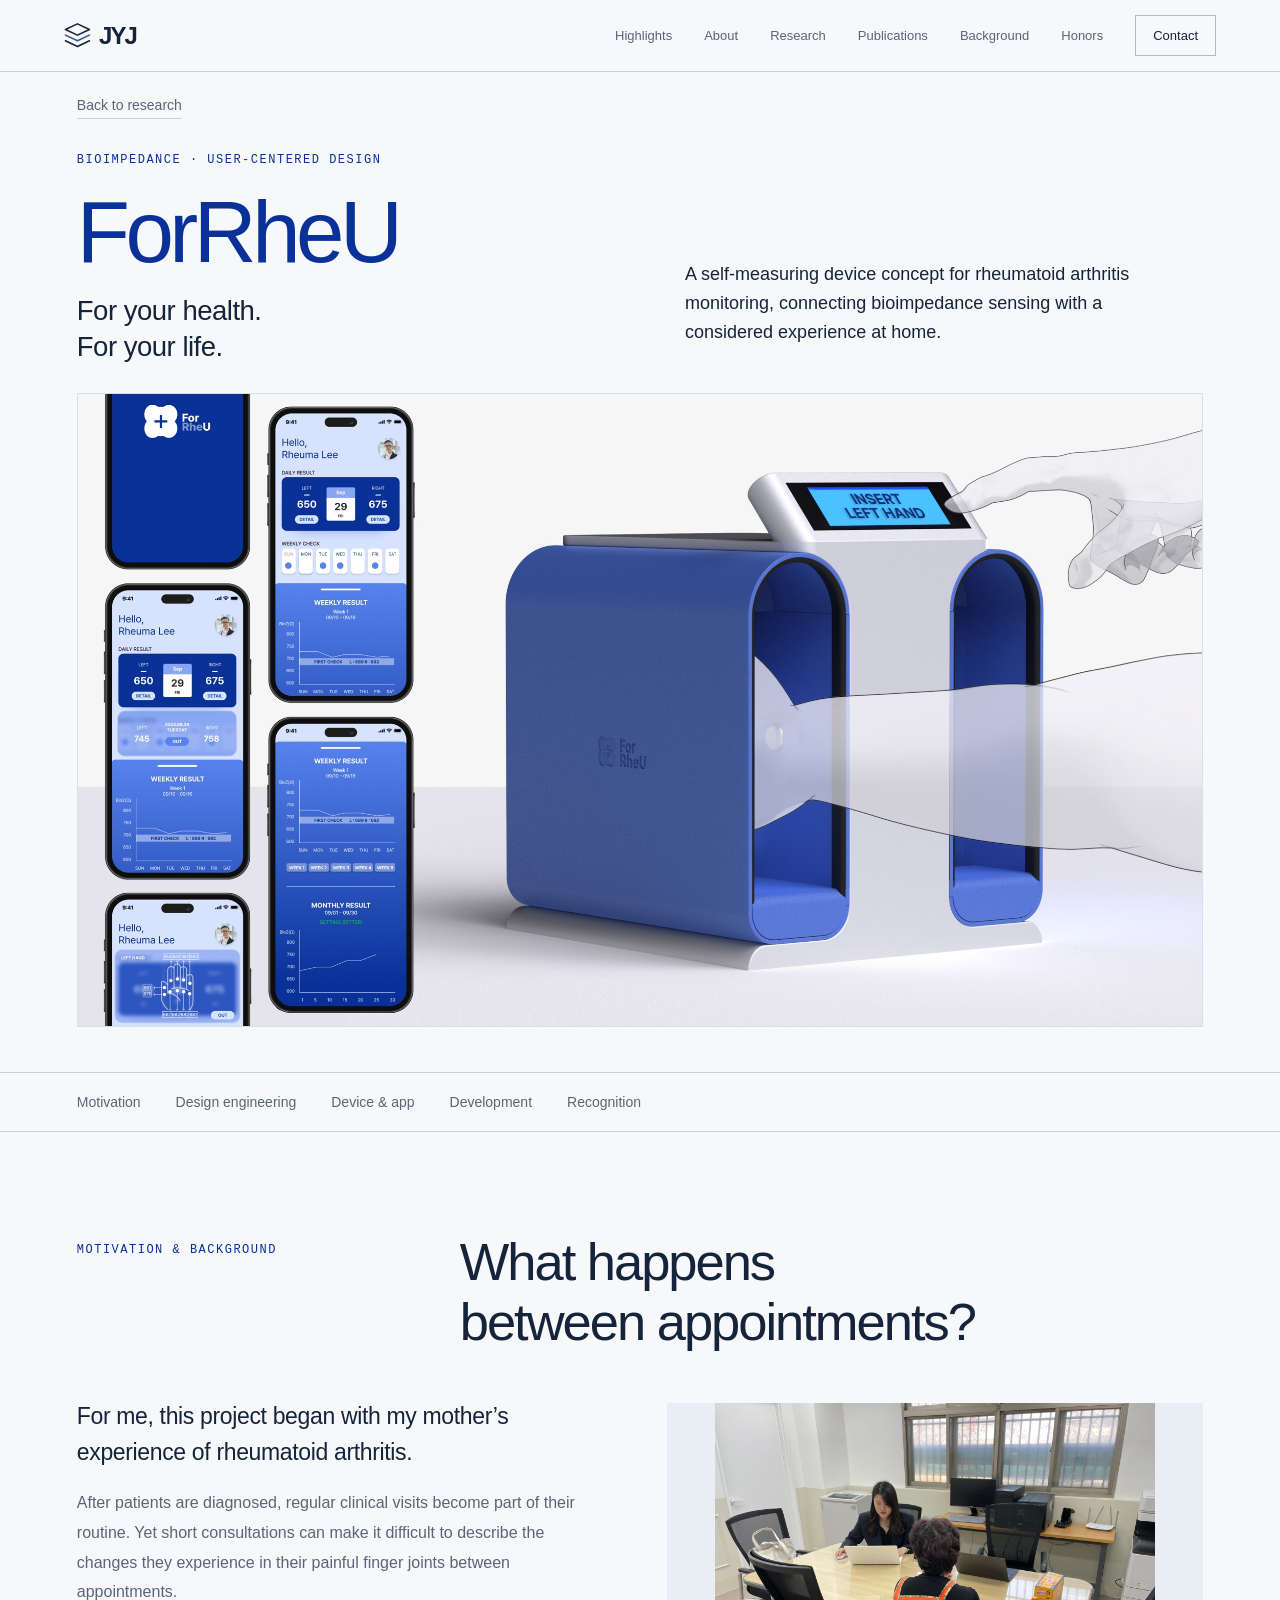
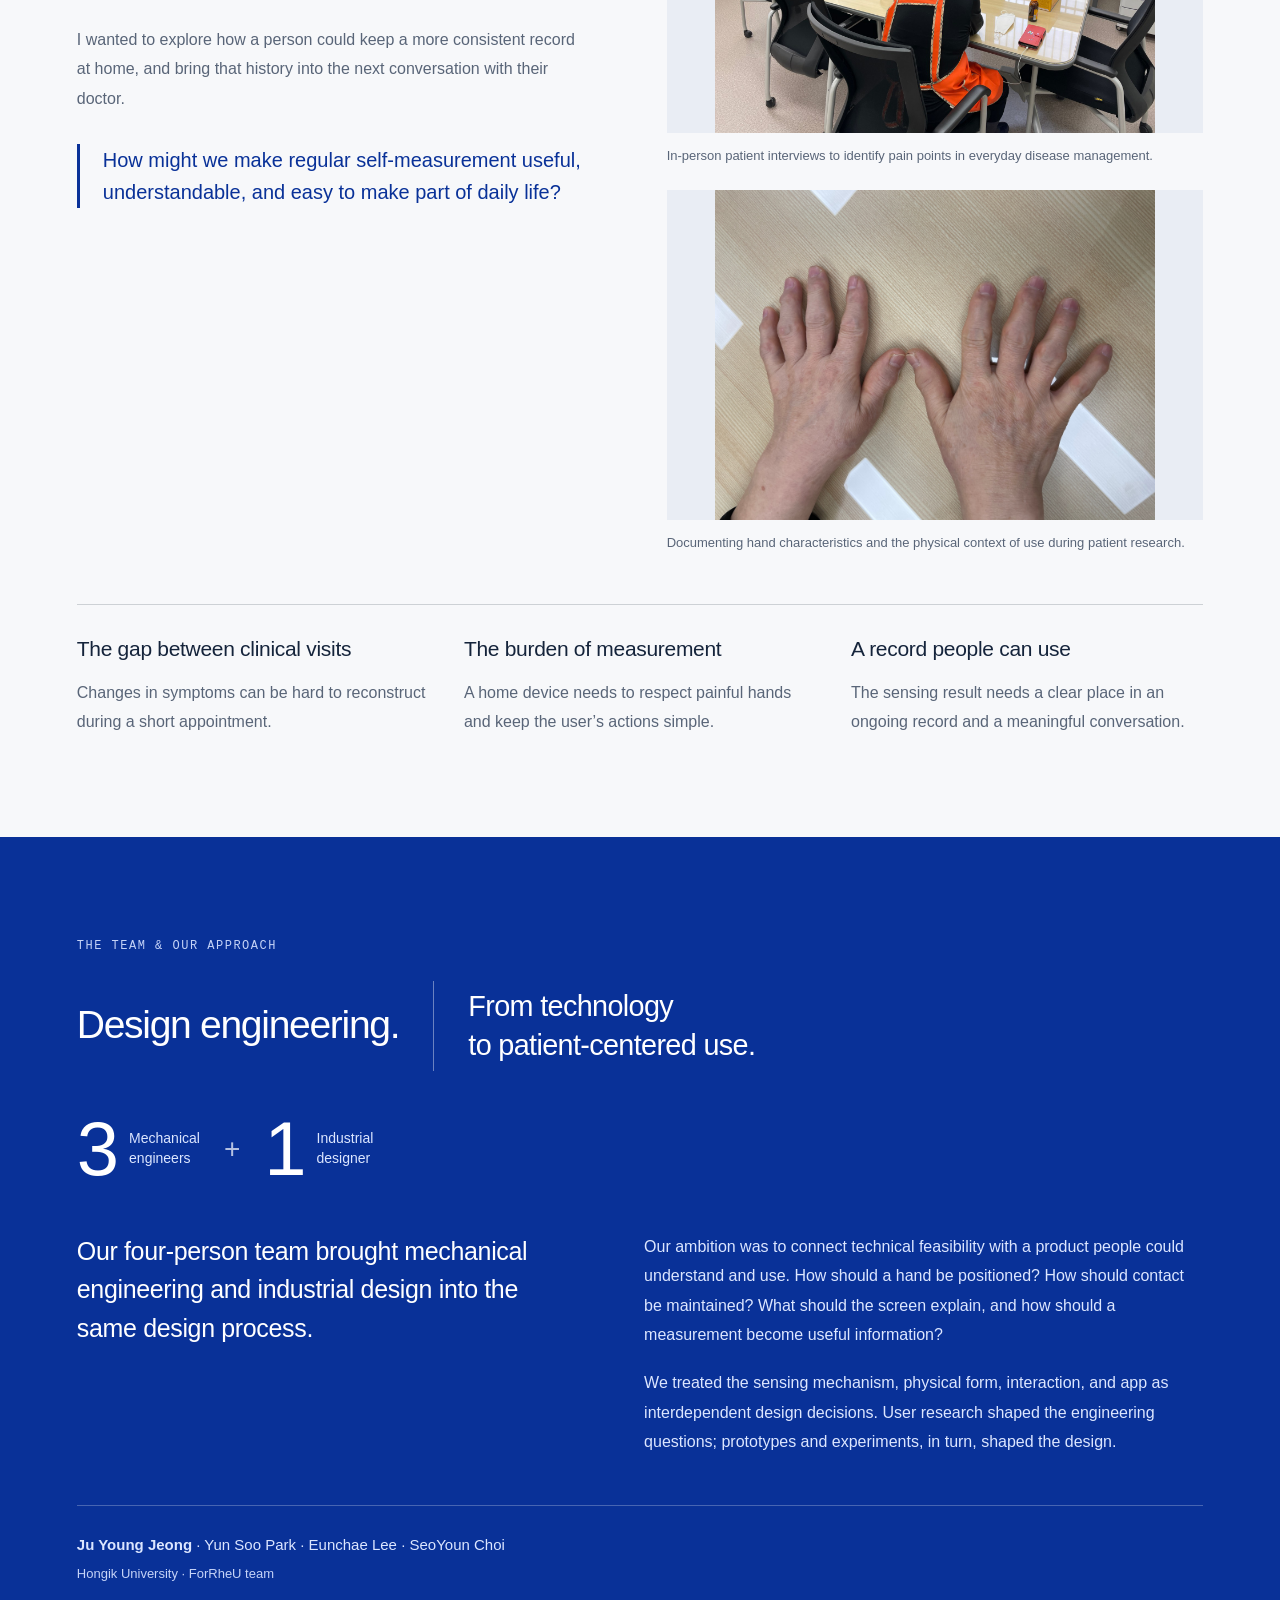
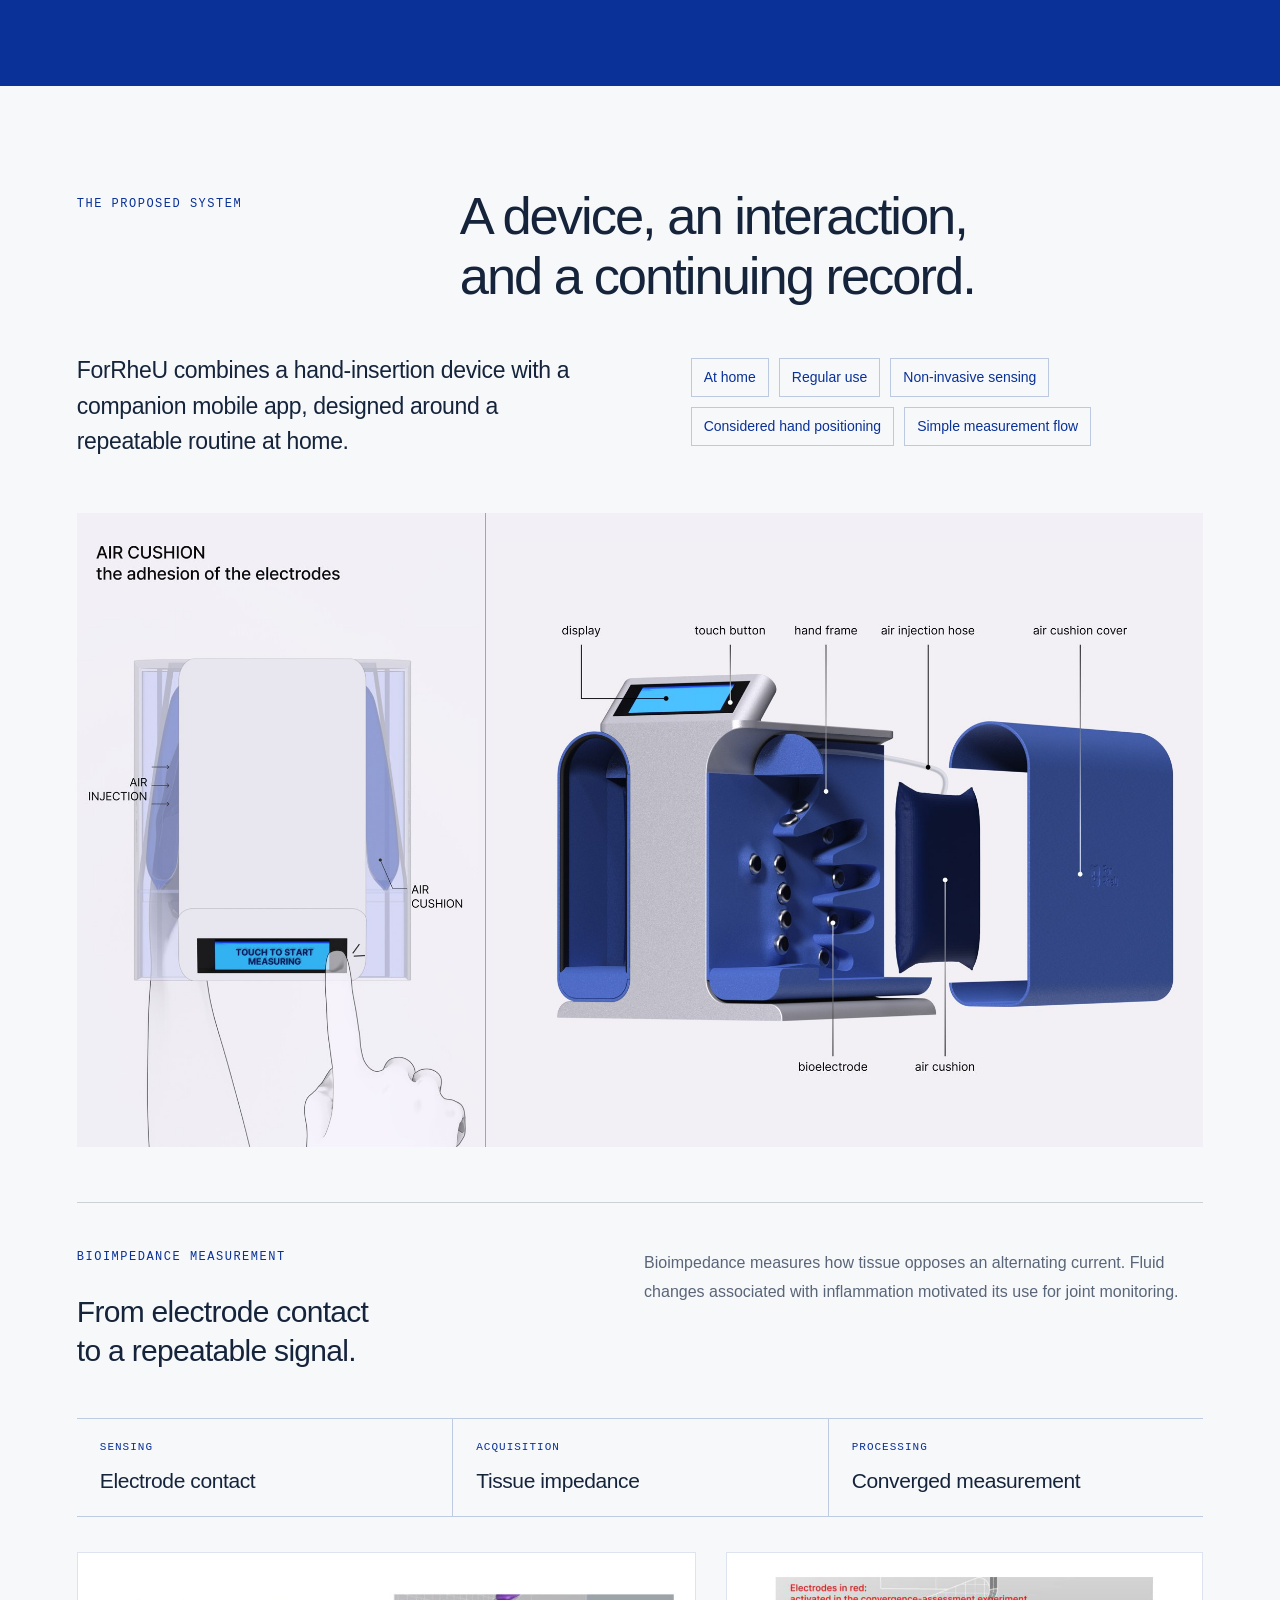
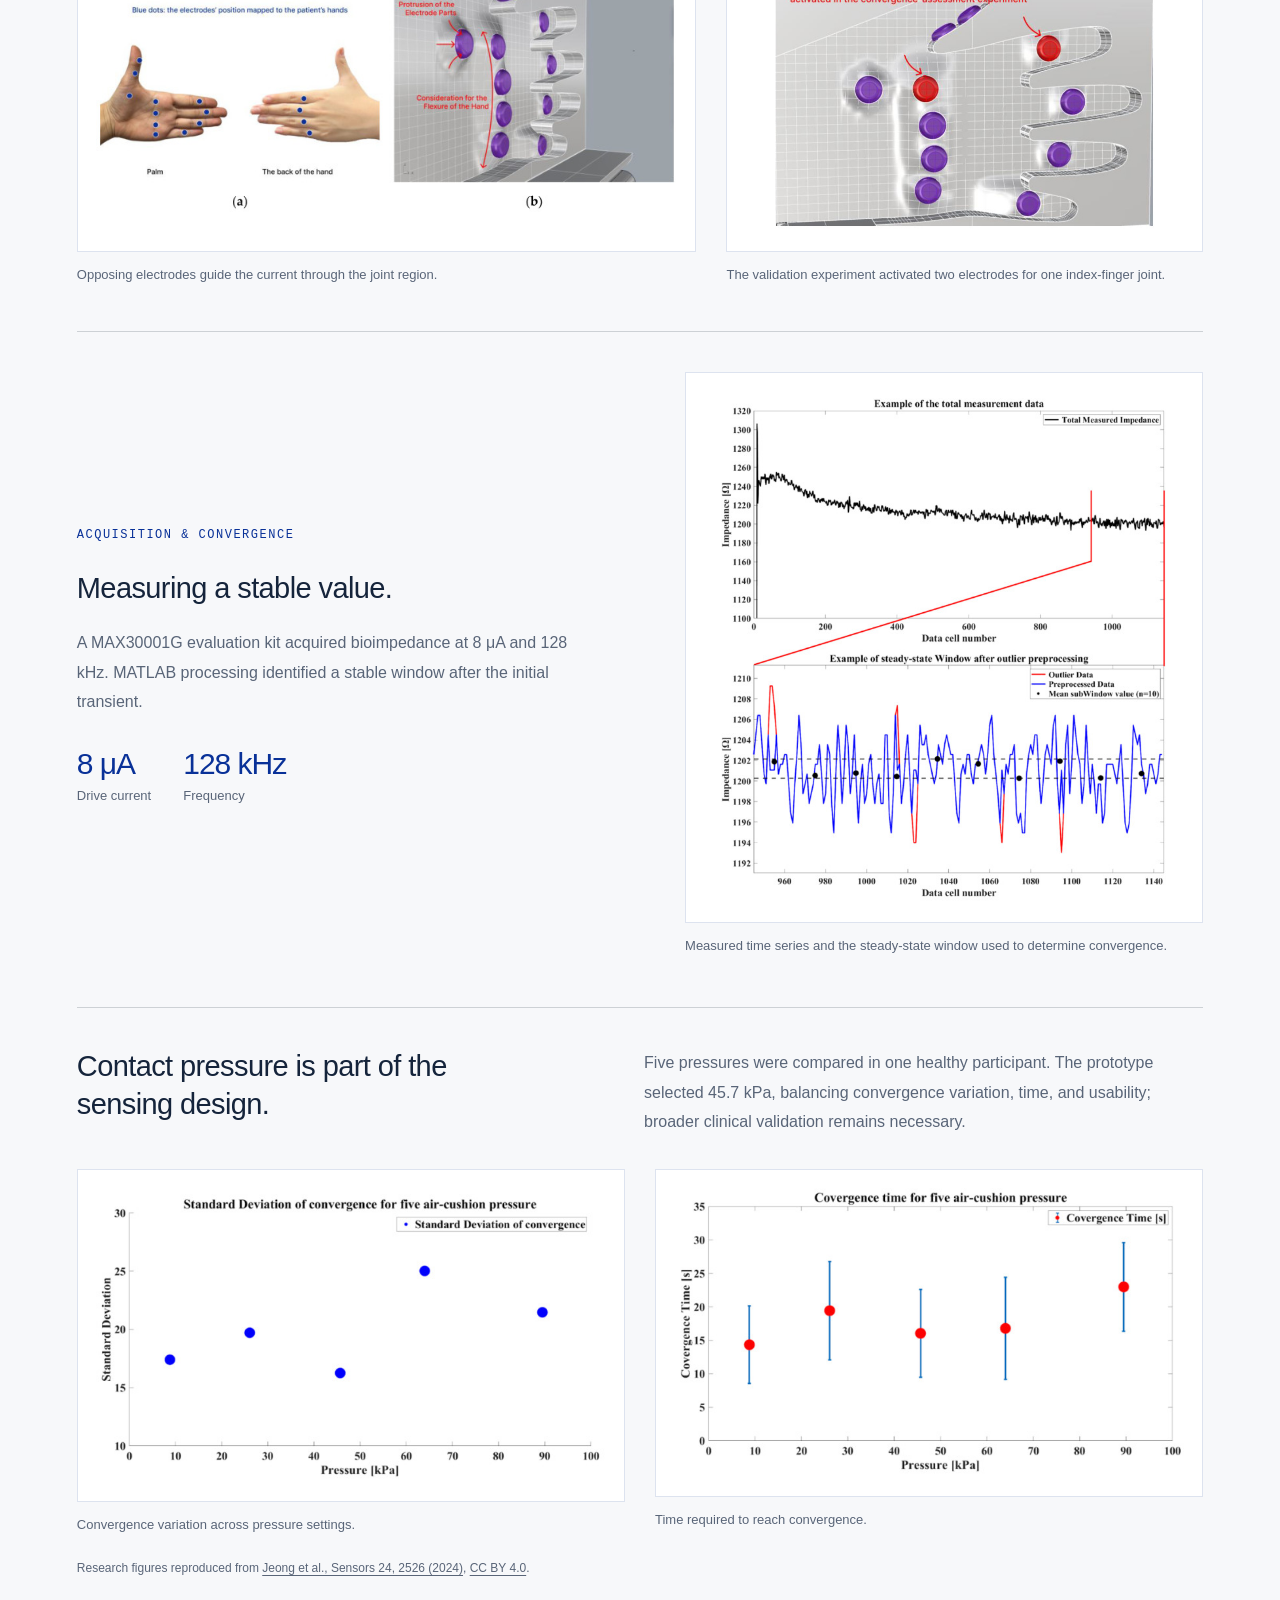
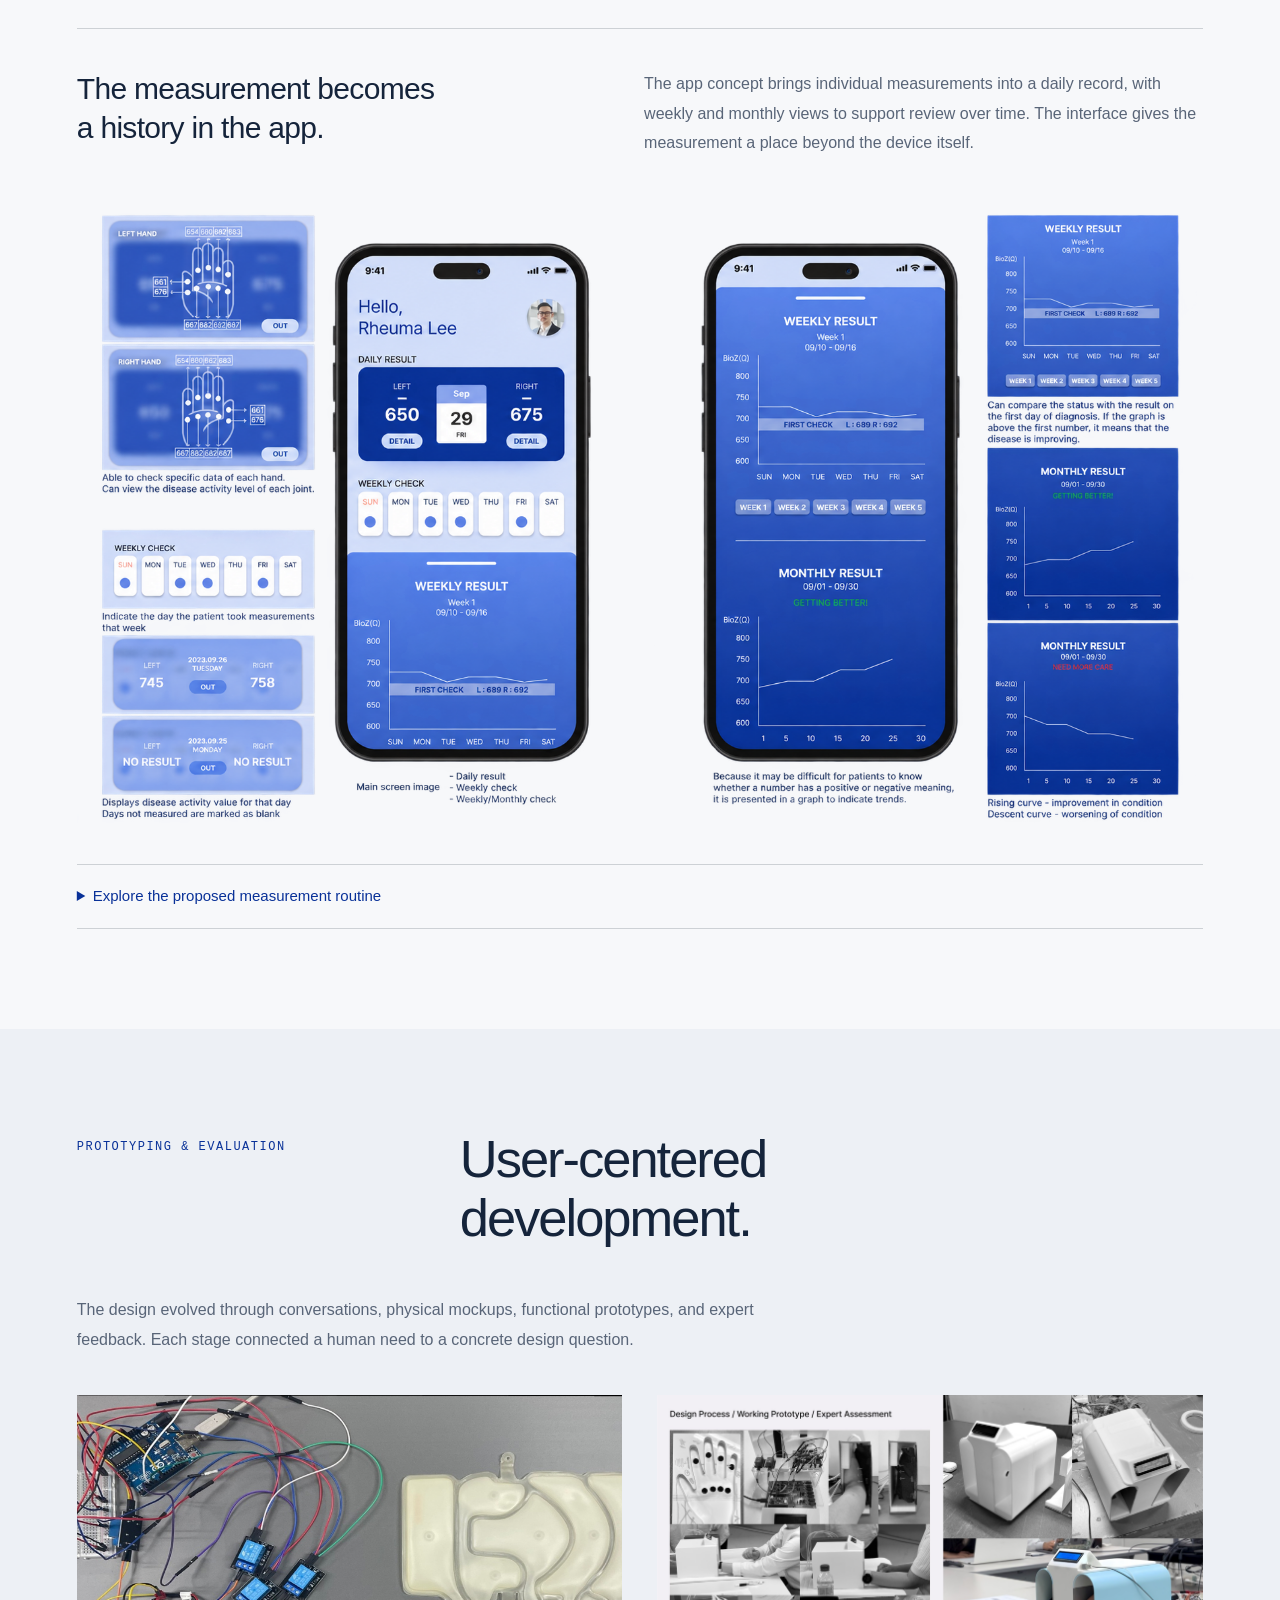
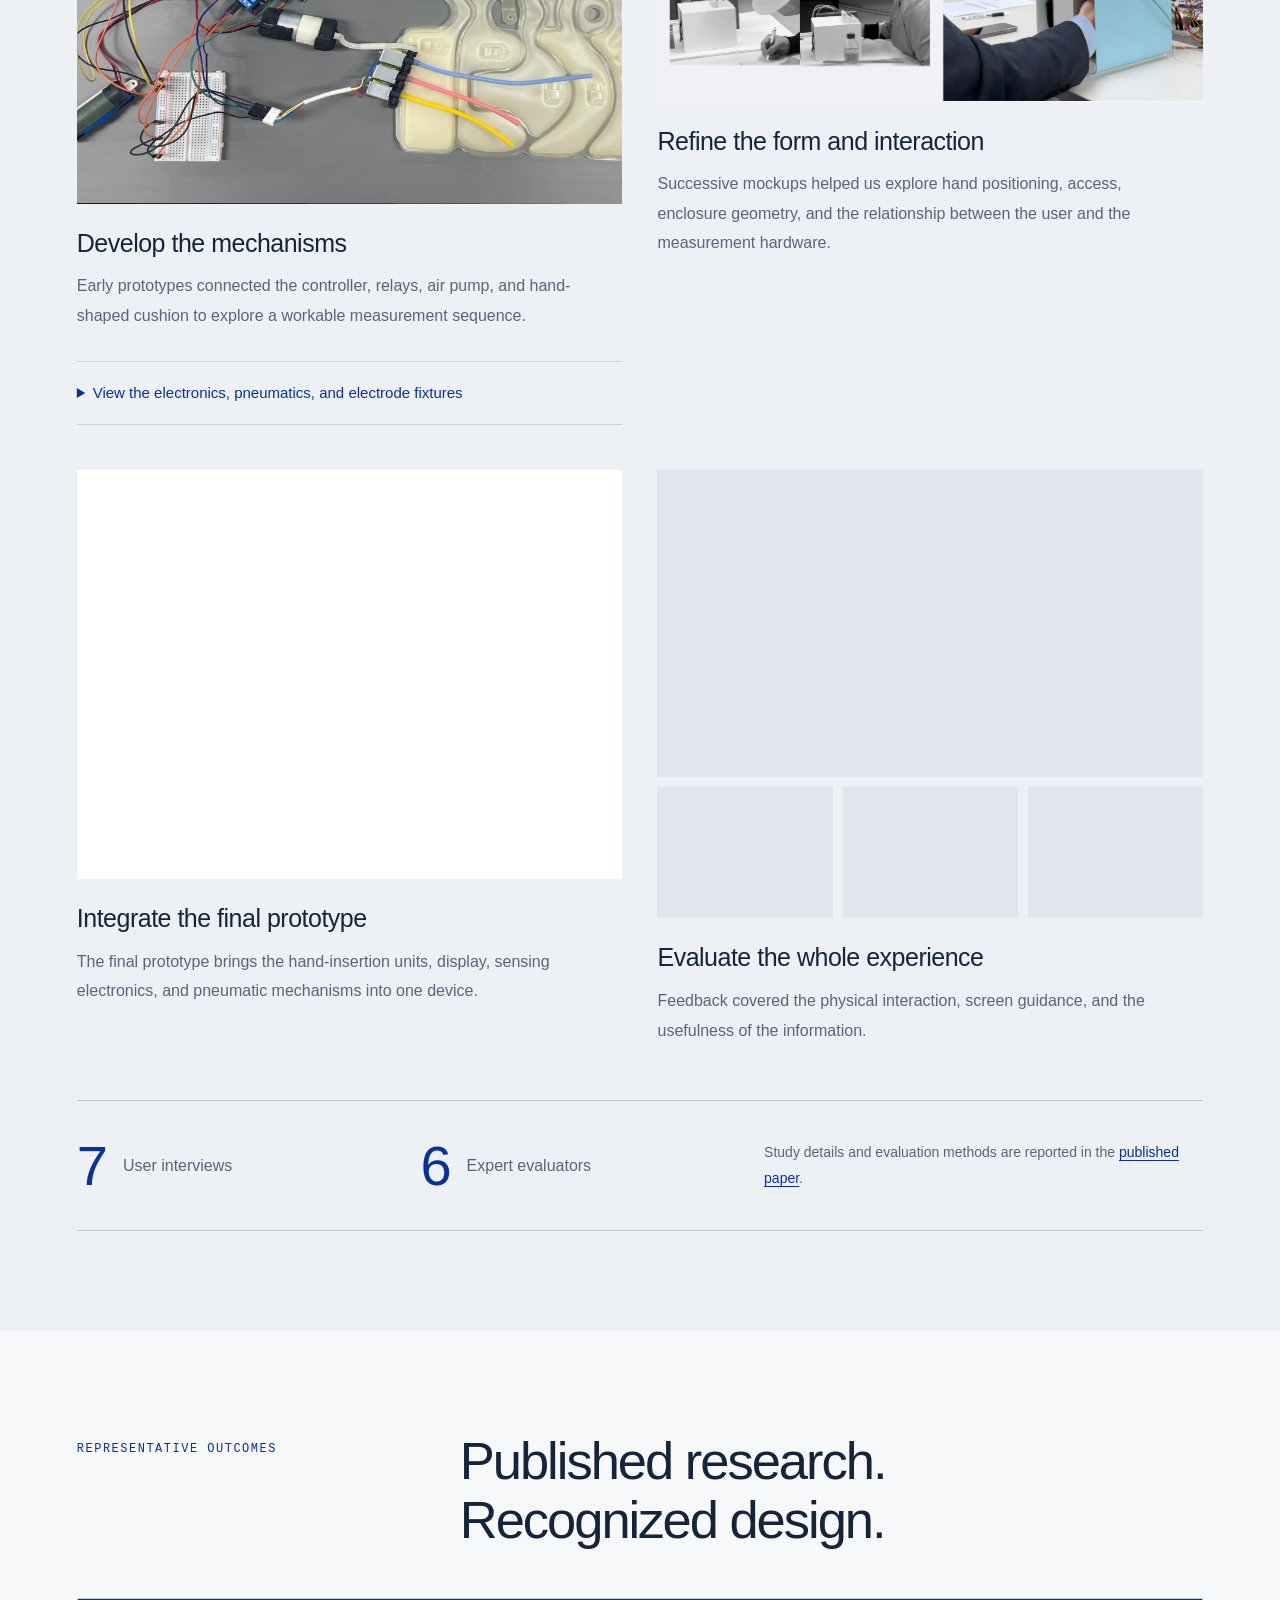
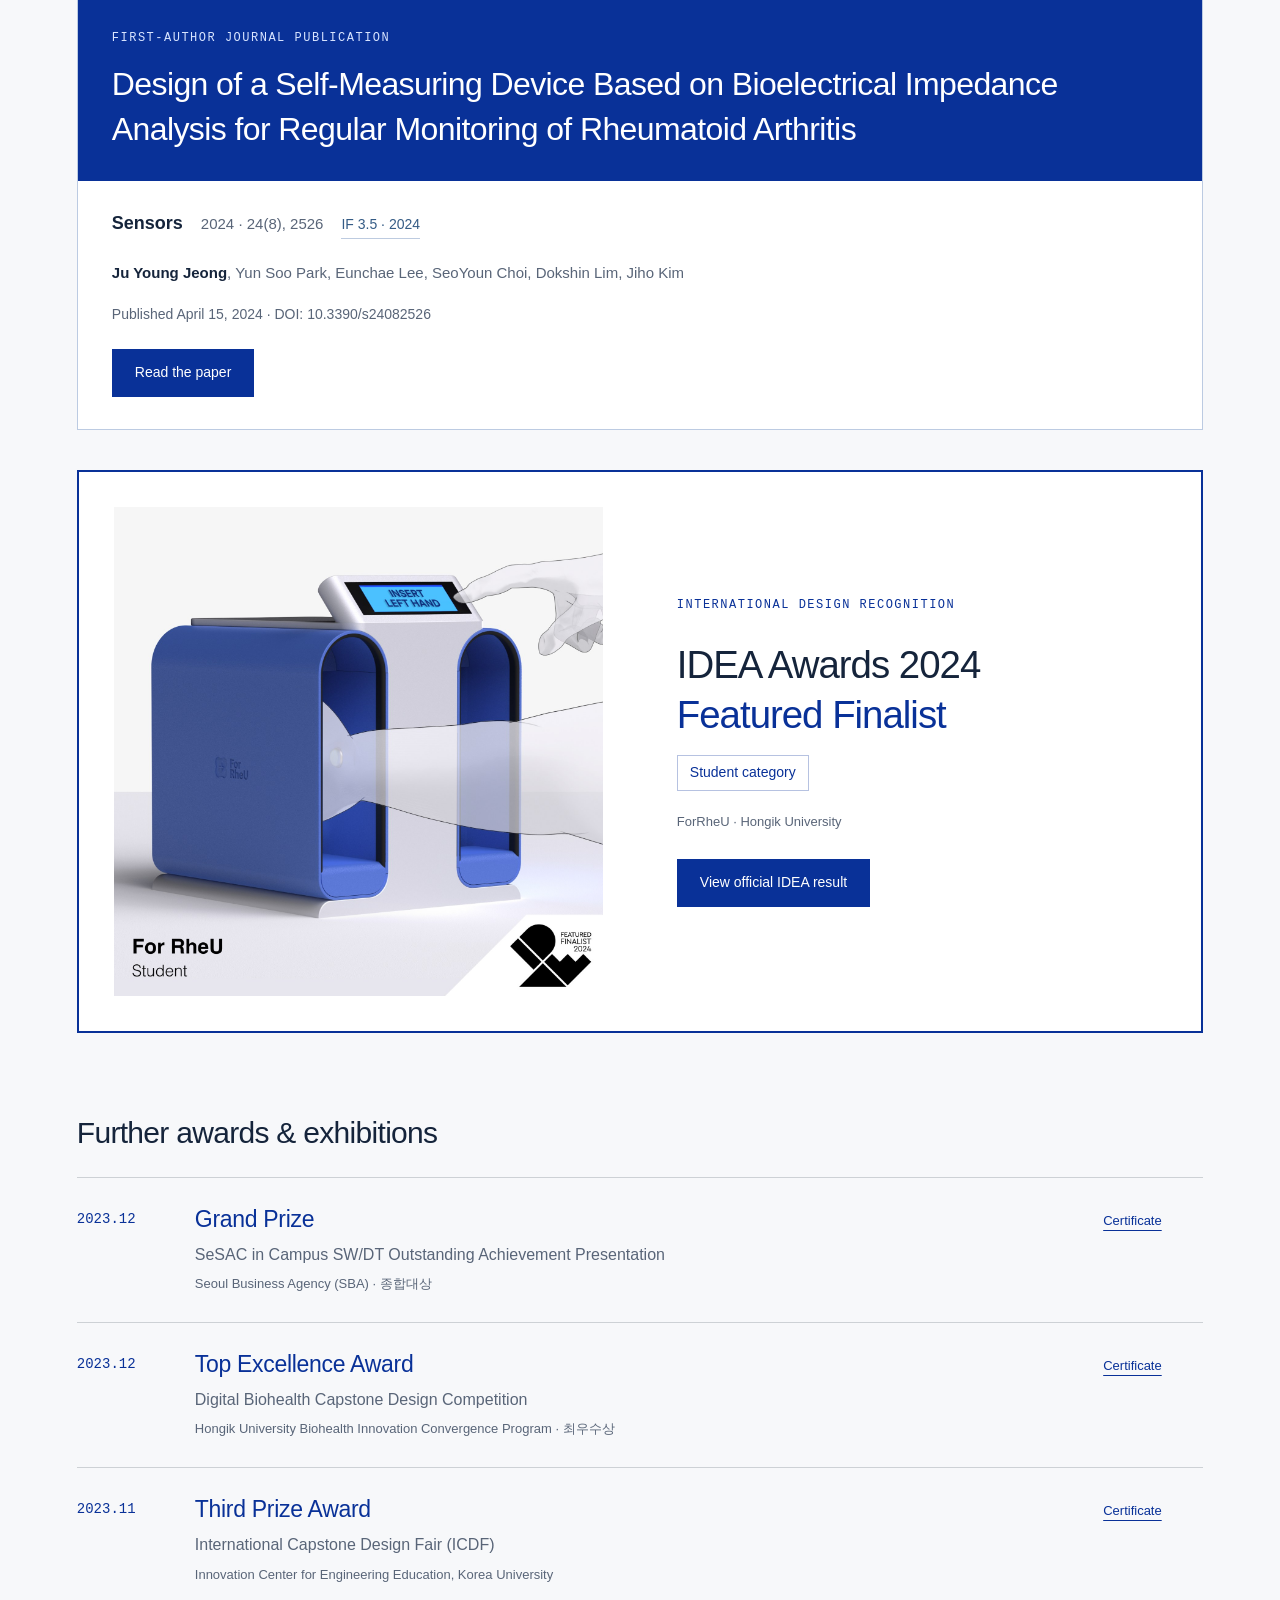
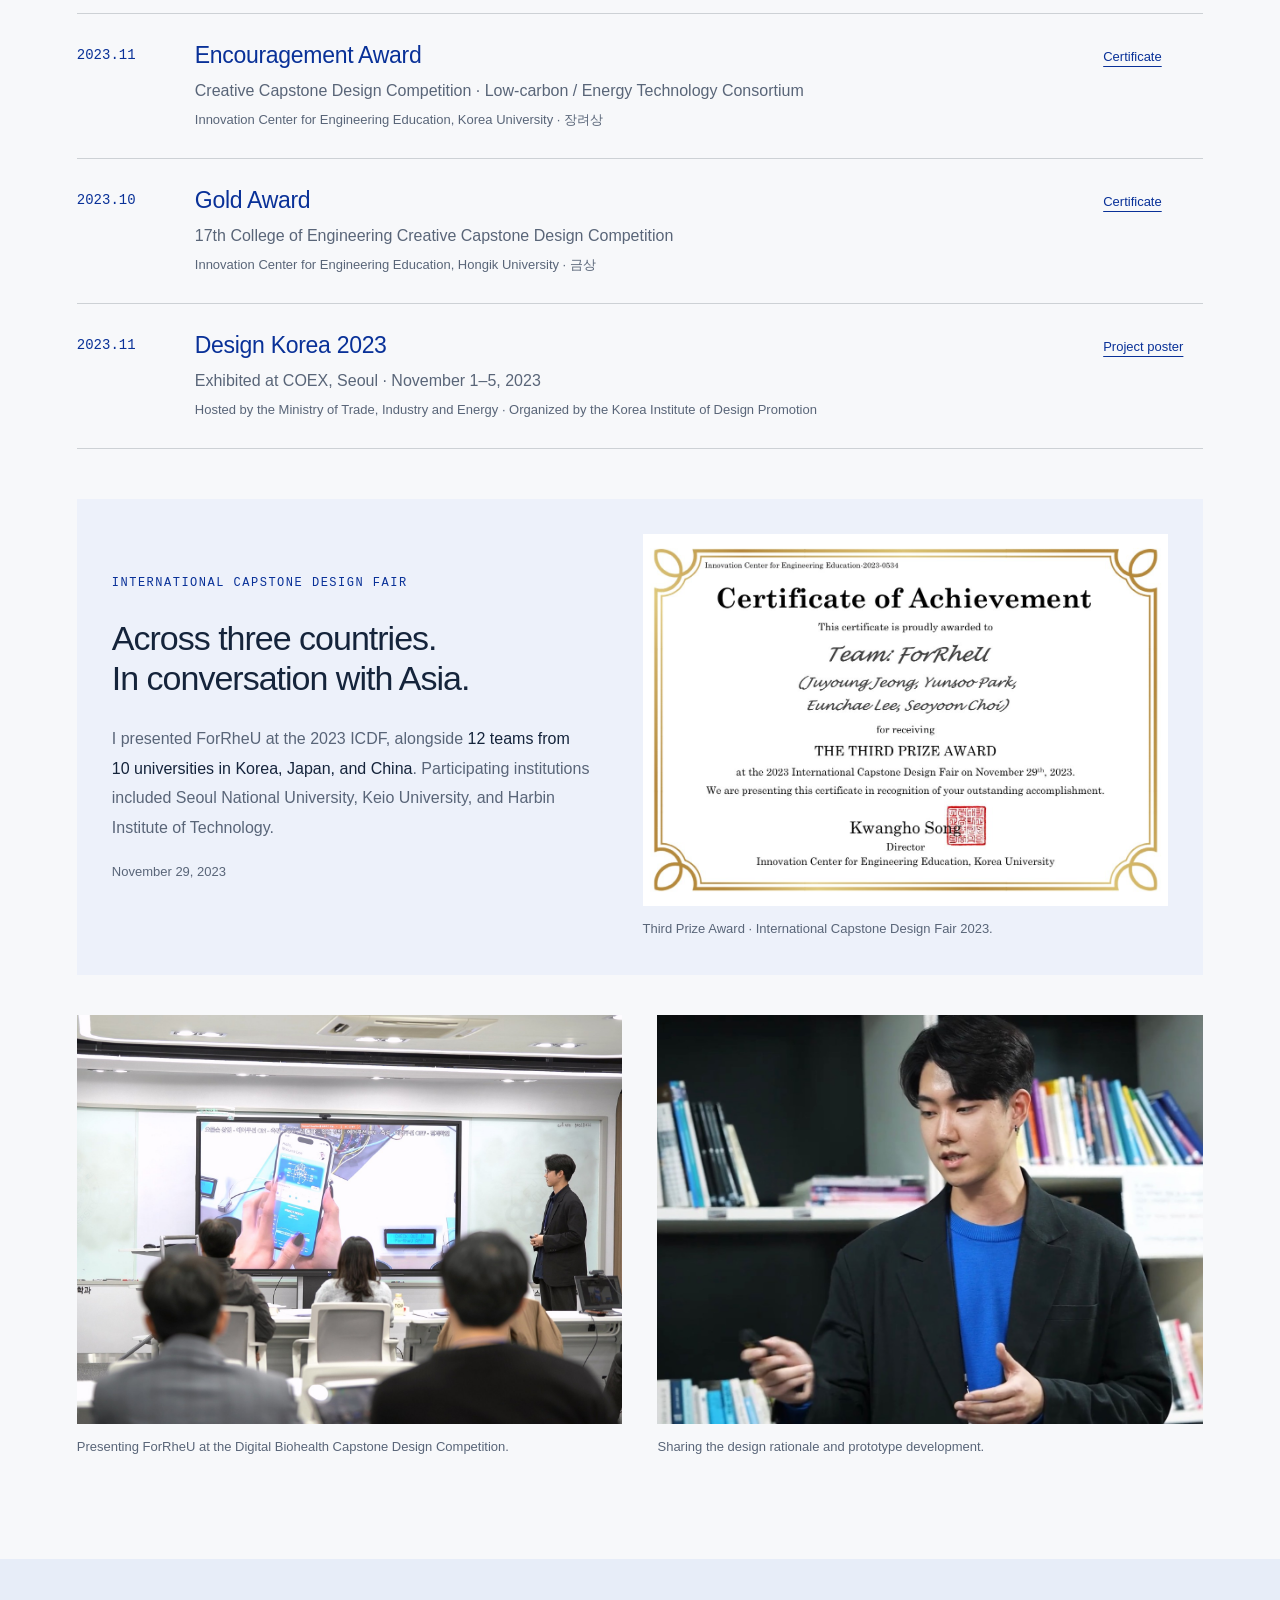
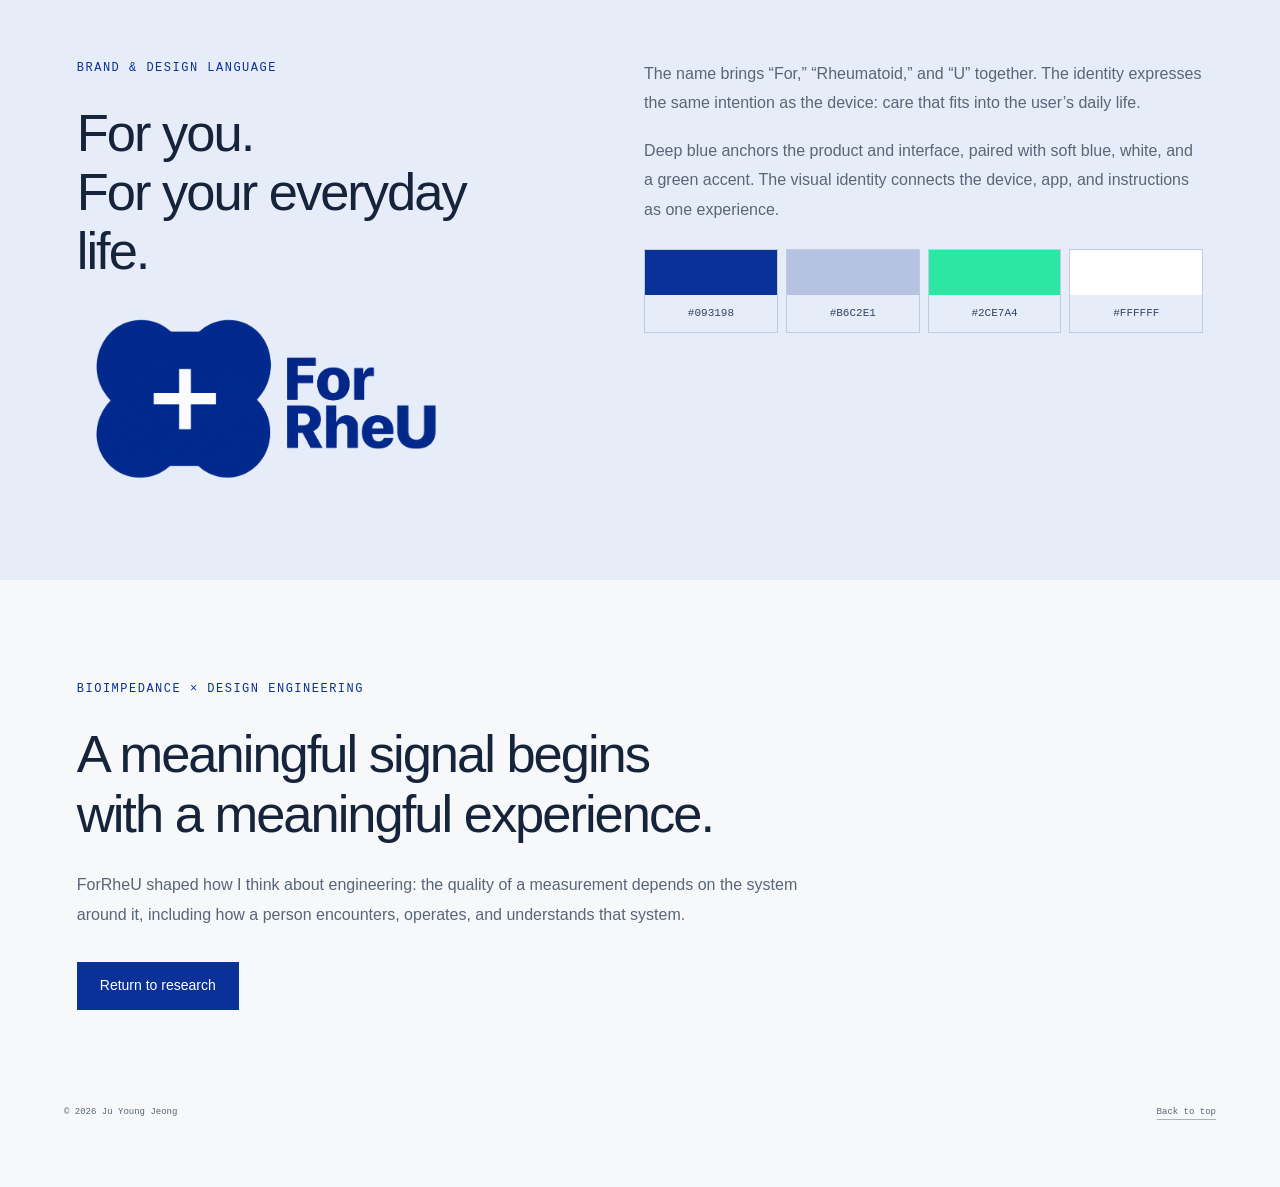
<file: forrheu.html>
<!doctype html>
<html lang="en"><head>
<meta charset="utf-8"><meta name="viewport" content="width=device-width,initial-scale=1">
<meta name="theme-color" content="#093198">
<title>ForRheU — Bioimpedance &amp; Design Engineering | Ju Young Jeong</title>
<meta name="description" content="ForRheU: a bioimpedance-based self-measuring device for rheumatoid arthritis monitoring. Research motivation, design engineering, Sensors publication, and IDEA 2024 Featured Finalist recognition.">
<meta property="og:type" content="article"><meta property="og:url" content="https://juu-yooung.github.io/forrheu.html">
<meta property="og:title" content="ForRheU | Ju Young Jeong"><meta property="og:description" content="From a personal motivation to design engineering: bioimpedance sensing, a home-use device, and a connected app.">
<meta property="og:image" content="https://juu-yooung.github.io/images/forrheu/hero-v2.jpg"><meta name="twitter:card" content="summary_large_image">
<link rel="stylesheet" href="style.css?v=20261123-final"><link rel="stylesheet" href="forrheu.css?v=20261123-final"><script src="script.js?v=20261123-final" defer></script>
</head><body class="forrheu-page"><a class="skip" href="#main">Skip to content</a>
<header><a class="wordmark" href="index.html#home" aria-label="Ju Young Jeong home"><svg class="wordmark-symbol" xmlns="http://www.w3.org/2000/svg" viewBox="0 0 38 40" width="27" height="28" aria-hidden="true" focusable="false"><path d="M2 12 19 4 36 12 19 20Z M2 28 19 36 36 28" fill="none" stroke="currentColor" stroke-width="2.2" stroke-linejoin="round" stroke-linecap="round"/><path class="wordmark-layer-accent" d="M2 20 19 28 36 20" fill="none" stroke-width="2.2" stroke-linejoin="round" stroke-linecap="round"/></svg>JYJ</a><button class="nav-toggle" type="button" aria-expanded="false" aria-controls="main-nav">Menu <span aria-hidden="true"><i class="ui-icon ui-menu" aria-hidden="true"></i></span></button><nav id="main-nav" aria-label="Main navigation"><a href="highlights.html#highlights">Highlights</a><a href="index.html#about">About</a><a href="index.html#research">Research</a><a href="index.html#publications">Publications</a><a href="index.html#background">Background</a><a href="index.html#honors">Honors</a><a class="nav-contact" href="index.html#contact">Contact </a></nav></header>
<main id="main">
<section class="fr-hero fr-wrap" id="project">
 <a class="fr-back" href="index.html#research">Back to research</a>
 <div class="fr-hero-copy"><div><p class="fr-kicker">BIOIMPEDANCE · USER-CENTERED DESIGN</p><h1>ForRheU<span>For your health.<br>For your life.</span></h1></div>
 <div class="fr-hero-description"><p>A self-measuring device concept for rheumatoid arthritis monitoring, connecting bioimpedance sensing with a considered experience at home.</p></div></div>
 <div class="fr-hero-image"><img src="images/forrheu/hero-v2.jpg" alt="ForRheU device with guided hand positioning and companion mobile app" width="2200" height="1238" loading="eager" decoding="async"></div>
</section>
<div class="fr-index" role="navigation" aria-label="Project sections"><div class="fr-wrap"><a href="#motivation">Motivation</a><a href="#team">Design engineering</a><a href="#system">Device &amp; app</a><a href="#process">Development</a><a href="#recognition">Recognition</a></div></div>

<section class="fr-section fr-wrap" id="motivation">
 <div class="fr-section-top"><p class="fr-kicker">MOTIVATION &amp; BACKGROUND</p><h2>What happens<br>between appointments?</h2></div>
 <div class="fr-story"><div class="fr-story-copy"><p class="fr-lead">For me, this project began with my mother’s experience of rheumatoid arthritis.</p><p>After patients are diagnosed, regular clinical visits become part of their routine. Yet short consultations can make it difficult to describe the changes they experience in their painful finger joints between appointments.</p><p>I wanted to explore how a person could keep a more consistent record at home, and bring that history into the next conversation with their doctor.</p><p class="fr-prompt">How might we make regular self-measurement useful, understandable, and easy to make part of daily life?</p></div>
 <div class="fr-patient-gallery"><figure class="fr-figure "><a href="images/forrheu/interview.jpg" target="_blank" rel="noopener" aria-label="Open full image: In-person interview with a patient"><img src="images/forrheu/interview.jpg" alt="In-person interview with a patient" width="1600" height="1200" loading="lazy" decoding="async"></a><figcaption>In-person patient interviews to identify pain points in everyday disease management.</figcaption></figure><figure class="fr-figure "><a href="images/forrheu/hands.jpg" target="_blank" rel="noopener" aria-label="Open full image: Hands documented during an in-person patient interview"><img src="images/forrheu/hands.jpg" alt="Hands documented during an in-person patient interview" width="2200" height="1650" loading="lazy" decoding="async"></a><figcaption>Documenting hand characteristics and the physical context of use during patient research.</figcaption></figure></div></div>
 <div class="fr-insights"><article><h3>The gap between clinical visits</h3><p>Changes in symptoms can be hard to reconstruct during a short appointment.</p></article><article><h3>The burden of measurement</h3><p>A home device needs to respect painful hands and keep the user’s actions simple.</p></article><article><h3>A record people can use</h3><p>The sensing result needs a clear place in an ongoing record and a meaningful conversation.</p></article></div>
</section>

<section class="fr-team-band" id="team"><div class="fr-wrap fr-section">
 <p class="fr-kicker">THE TEAM &amp; OUR APPROACH</p><div class="fr-team-heading"><h2 class="fr-team-title"><span class="fr-team-discipline">Design engineering.</span><span class="fr-team-from">From technology<br>to patient-centered use.</span></h2><div class="fr-team-composition"><p><strong>3</strong><span>Mechanical<br>engineers</span></p><span class="fr-team-plus">+</span><p><strong>1</strong><span>Industrial<br>designer</span></p></div></div>
 <div class="fr-two-col"><p class="fr-lead">Our four-person team brought mechanical engineering and industrial design into the same design process.</p><div><p>Our ambition was to connect technical feasibility with a product people could understand and use. How should a hand be positioned? How should contact be maintained? What should the screen explain, and how should a measurement become useful information?</p><p>We treated the sensing mechanism, physical form, interaction, and app as interdependent design decisions. User research shaped the engineering questions; prototypes and experiments, in turn, shaped the design.</p></div></div>
 <p class="fr-team-names"><strong>Ju Young Jeong</strong> · Yun Soo Park · Eunchae Lee · SeoYoun Choi<br><span>Hongik University · ForRheU team</span></p>
 </div></section>

<section class="fr-section fr-wrap" id="system">
 <div class="fr-section-top"><p class="fr-kicker">THE PROPOSED SYSTEM</p><h2>A device, an interaction,<br>and a continuing record.</h2></div>
 <div class="fr-system-intro"><p class="fr-lead">ForRheU combines a hand-insertion device with a companion mobile app, designed around a repeatable routine at home.</p><div class="fr-pill-list"><span>At home</span><span>Regular use</span><span>Non-invasive sensing</span><span>Considered hand positioning</span><span>Simple measurement flow</span></div></div>
 <figure class="fr-figure fr-full"><a href="images/forrheu/hardware.jpg" target="_blank" rel="noopener" aria-label="Open full image: Exploded design of ForRheU showing display, hand frame, air hose, electrodes, air cushion and enclosure"><img src="images/forrheu/hardware.jpg" alt="Exploded design of ForRheU showing display, hand frame, air hose, electrodes, air cushion and enclosure" width="2200" height="1238" loading="lazy" decoding="async"></a></figure>
 <div class="fr-bioz" id="bioimpedance">
 <div class="fr-two-col"><div><p class="fr-kicker">BIOIMPEDANCE MEASUREMENT</p><h3 class="fr-subtitle">From electrode contact<br>to a repeatable signal.</h3></div><p>Bioimpedance measures how tissue opposes an alternating current. Fluid changes associated with inflammation motivated its use for joint monitoring.</p></div>
 <div class="fr-signal-chain" aria-label="Bioimpedance measurement concept"><div><span>SENSING</span><strong>Electrode contact</strong></div><div><span>ACQUISITION</span><strong>Tissue impedance</strong></div><div><span>PROCESSING</span><strong>Converged measurement</strong></div></div>
 <div class="fr-electrode-layout"><figure class="fr-figure fr-paper-image"><a href="images/forrheu/paper-3.jpg" target="_blank" rel="noopener" aria-label="Open full image: Published electrode positions on the palm and back of the hand, and the contoured hand frame"><img src="images/forrheu/paper-3.jpg" alt="Published electrode positions on the palm and back of the hand, and the contoured hand frame" width="730" height="277" loading="lazy" decoding="async"></a><figcaption>Opposing electrodes guide the current through the joint region.</figcaption></figure><figure class="fr-figure fr-paper-image"><a href="images/forrheu/paper-7.jpg" target="_blank" rel="noopener" aria-label="Open full image: Two active electrodes in the convergence-assessment experiment"><img src="images/forrheu/paper-7.jpg" alt="Two active electrodes in the convergence-assessment experiment" width="737" height="497" loading="lazy" decoding="async"></a><figcaption>The validation experiment activated two electrodes for one index-finger joint.</figcaption></figure></div>
 <div class="fr-bioz-acquisition"><div><p class="fr-kicker">ACQUISITION &amp; CONVERGENCE</p><h4>Measuring a stable value.</h4><p>A MAX30001G evaluation kit acquired bioimpedance at 8 μA and 128 kHz. MATLAB processing identified a stable window after the initial transient.</p><div class="fr-measurement-specs"><span><strong>8 μA</strong>Drive current</span><span><strong>128 kHz</strong>Frequency</span></div></div><figure class="fr-figure fr-paper-image fr-time-series"><a href="images/forrheu/paper-10.jpg" target="_blank" rel="noopener" aria-label="Open full image: Recorded bioimpedance time series and a steady-state window after outlier processing"><img src="images/forrheu/paper-10.jpg" alt="Recorded bioimpedance time series and a steady-state window after outlier processing" width="697" height="778" loading="lazy" decoding="async"></a><figcaption>Measured time series and the steady-state window used to determine convergence.</figcaption></figure></div>
 <div class="fr-pressure-heading"><h4>Contact pressure is part of the sensing design.</h4><p>Five pressures were compared in one healthy participant. The prototype selected 45.7 kPa, balancing convergence variation, time, and usability; broader clinical validation remains necessary.</p></div>
 <div class="fr-pressure-graphs"><figure class="fr-figure fr-paper-image"><a href="images/forrheu/paper-12.jpg" target="_blank" rel="noopener" aria-label="Open full image: Standard deviation of converged bioimpedance across five air-cushion pressures"><img src="images/forrheu/paper-12.jpg" alt="Standard deviation of converged bioimpedance across five air-cushion pressures" width="674" height="390" loading="lazy" decoding="async"></a><figcaption>Convergence variation across pressure settings.</figcaption></figure><figure class="fr-figure fr-paper-image"><a href="images/forrheu/paper-13.jpg" target="_blank" rel="noopener" aria-label="Open full image: Time to convergence across five air-cushion pressures"><img src="images/forrheu/paper-13.jpg" alt="Time to convergence across five air-cushion pressures" width="670" height="382" loading="lazy" decoding="async"></a><figcaption>Time required to reach convergence.</figcaption></figure></div>
 <p class="fr-figure-credit">Research figures reproduced from <a href="https://doi.org/10.3390/s24082526" target="_blank" rel="noopener">Jeong et al., Sensors 24, 2526 (2024)</a>, <a href="https://creativecommons.org/licenses/by/4.0/" target="_blank" rel="noopener">CC BY 4.0</a>.</p>
</div>
 <div class="fr-subsection"><div class="fr-two-col"><h3 class="fr-subtitle">The measurement becomes<br>a history in the app.</h3><p>The app concept brings individual measurements into a daily record, with weekly and monthly views to support review over time. The interface gives the measurement a place beyond the device itself.</p></div>
 <figure class="fr-figure fr-app-board"><a href="images/forrheu/app-transparent.png" target="_blank" rel="noopener" aria-label="Open full image: ForRheU app design with hand selection, daily measurements and weekly and monthly trend screens"><img src="images/forrheu/app-transparent.png" alt="ForRheU app design with hand selection, daily measurements and weekly and monthly trend screens" width="1672" height="940" loading="lazy" decoding="async"></a></figure></div>
 <details class="fr-detail"><summary>Explore the proposed measurement routine</summary><figure class="fr-figure "><a href="images/forrheu/instructions.jpg" target="_blank" rel="noopener" aria-label="Open full image: ForRheU device and illustrated instructions for positioning and measuring each hand"><img src="images/forrheu/instructions.jpg" alt="ForRheU device and illustrated instructions for positioning and measuring each hand" width="2200" height="1237" loading="lazy" decoding="async"></a><figcaption>Touch to start, position a hand, wait for the cushion and measurement, repeat with the other hand, then review the result.</figcaption></figure></details>
</section>

<section class="fr-process-band" id="process"><div class="fr-wrap fr-section">
 <div class="fr-section-top"><p class="fr-kicker">PROTOTYPING &amp; EVALUATION</p><h2>User-centered<br>development.</h2></div>
 <p class="fr-process-intro">The design evolved through conversations, physical mockups, functional prototypes, and expert feedback. Each stage connected a human need to a concrete design question.</p>
 <div class="fr-process-grid">
 <article><figure class="fr-figure "><a href="images/forrheu/development.jpg" target="_blank" rel="noopener" aria-label="Open full image: Early pneumatic prototype with controller, relays, air pump and hand-shaped cushion"><img src="images/forrheu/development.jpg" alt="Early pneumatic prototype with controller, relays, air pump and hand-shaped cushion" width="2200" height="1361" loading="lazy" decoding="async"></a></figure><h3>Develop the mechanisms</h3><p>Early prototypes connected the controller, relays, air pump, and hand-shaped cushion to explore a workable measurement sequence.</p><details class="fr-detail"><summary>View the electronics, pneumatics, and electrode fixtures</summary><div class="fr-prototype-details"><figure class="fr-figure "><a href="images/forrheu/prototype-electronics.jpg" target="_blank" rel="noopener" aria-label="Open full image: Prototype electronics with evaluation board, relay modules and display"><img src="images/forrheu/prototype-electronics.jpg" alt="Prototype electronics with evaluation board, relay modules and display" width="1168" height="1558" loading="lazy" decoding="async"></a><figcaption>Bioimpedance acquisition and control electronics.</figcaption></figure><figure class="fr-figure "><a href="images/forrheu/pneumatic-system.jpg" target="_blank" rel="noopener" aria-label="Open full image: Air pumps, solenoid valves and tubing integrated in the prototype"><img src="images/forrheu/pneumatic-system.jpg" alt="Air pumps, solenoid valves and tubing integrated in the prototype" width="2131" height="1800" loading="lazy" decoding="async"></a><figcaption>Integrating pumps, valves, and tubing.</figcaption></figure><figure class="fr-figure "><a href="images/forrheu/electrode-right.jpg" target="_blank" rel="noopener" aria-label="Open full image: Right-hand electrode fixture"><img src="images/forrheu/electrode-right.jpg" alt="Right-hand electrode fixture" width="1551" height="1800" loading="lazy" decoding="async"></a><figcaption>Right-hand electrode fixture.</figcaption></figure><figure class="fr-figure "><a href="images/forrheu/electrode-left.jpg" target="_blank" rel="noopener" aria-label="Open full image: Left-hand electrode fixture"><img src="images/forrheu/electrode-left.jpg" alt="Left-hand electrode fixture" width="1627" height="1800" loading="lazy" decoding="async"></a><figcaption>Left-hand electrode fixture.</figcaption></figure></div></details></article>
 <article><figure class="fr-figure fr-history-image"><a href="images/forrheu/mockup-history.jpg" target="_blank" rel="noopener" aria-label="Open full image: ForRheU form-factor history from early hand fixtures and mockups to integrated prototypes"><img src="images/forrheu/mockup-history.jpg" alt="ForRheU form-factor history from early hand fixtures and mockups to integrated prototypes" width="2200" height="1237" loading="lazy" decoding="async"></a></figure><h3>Refine the form and interaction</h3><p>Successive mockups helped us explore hand positioning, access, enclosure geometry, and the relationship between the user and the measurement hardware.</p></article>
 <article><figure class="fr-figure fr-final-image"><a href="images/forrheu/final-prototype.jpg" target="_blank" rel="noopener" aria-label="Open full image: Final ForRheU prototype with blue enclosure, display and hand-insertion units"><img src="images/forrheu/final-prototype.jpg" alt="Final ForRheU prototype with blue enclosure, display and hand-insertion units" width="2069" height="1800" loading="lazy" decoding="async"></a></figure><h3>Integrate the final prototype</h3><p>The final prototype brings the hand-insertion units, display, sensing electronics, and pneumatic mechanisms into one device.</p></article>
 <article><figure class="fr-figure fr-evaluation-board"><div class="fr-evaluation-gallery"><a href="images/forrheu/expert.jpg" target="_blank" rel="noopener" aria-label="Open full image: Prototype demonstration during expert evaluation"><img src="images/forrheu/expert.jpg" alt="Prototype demonstration during expert evaluation" width="1600" height="1200" loading="lazy" decoding="async"></a><a href="images/forrheu/evaluation-panel.jpg" target="_blank" rel="noopener" aria-label="Open full image: Evaluation panel listening to the project presentation"><img src="images/forrheu/evaluation-panel.jpg" alt="Evaluation panel listening to the project presentation" width="1600" height="1200" loading="lazy" decoding="async"></a><a href="images/forrheu/evaluation-hands-on.jpg" target="_blank" rel="noopener" aria-label="Open full image: Hands-on evaluation of an early ForRheU mockup"><img src="images/forrheu/evaluation-hands-on.jpg" alt="Hands-on evaluation of an early ForRheU mockup" width="1600" height="1200" loading="lazy" decoding="async"></a><a href="images/forrheu/evaluation-discussion.jpg" target="_blank" rel="noopener" aria-label="Open full image: In-person discussion of the project and its use"><img src="images/forrheu/evaluation-discussion.jpg" alt="In-person discussion of the project and its use" width="1200" height="1600" loading="lazy" decoding="async"></a></div></figure><h3>Evaluate the whole experience</h3><p>Feedback covered the physical interaction, screen guidance, and the usefulness of the information.</p></article>
 </div>
 <div class="fr-study-strip"><div><strong>7</strong><span>User interviews</span></div><div><strong>6</strong><span>Expert evaluators</span></div><p>Study details and evaluation methods are reported in the <a href="https://doi.org/10.3390/s24082526" target="_blank" rel="noopener">published paper</a>.</p></div></div></section>

<section class="fr-section fr-wrap" id="recognition">
 <div class="fr-section-top"><p class="fr-kicker">REPRESENTATIVE OUTCOMES</p><h2>Published research.<br>Recognized design.</h2></div>
 <article class="fr-publication fr-publication-title-focus" id="publication"><div class="fr-publication-title"><p class="fr-kicker">FIRST-AUTHOR JOURNAL PUBLICATION</p><h3>Design of a Self-Measuring Device Based on Bioelectrical Impedance Analysis for Regular Monitoring of Rheumatoid Arthritis</h3></div><div class="fr-publication-details"><div class="fr-journal-line"><strong>Sensors</strong><span>2024 · 24(8), 2526</span><a class="fr-if" href="https://www.mdpi.com/journal/sensors/news-and-conferences/news/12201" target="_blank" rel="noopener">IF 3.5 · 2024</a></div><p class="fr-authors"><strong>Ju Young Jeong</strong>, Yun Soo Park, Eunchae Lee, SeoYoun Choi, Dokshin Lim, Jiho Kim</p><p class="fr-meta">Published April 15, 2024 · DOI: 10.3390/s24082526</p><a class="fr-button" href="https://doi.org/10.3390/s24082526" target="_blank" rel="noopener noreferrer">Read the paper</a></div></article>
 <article class="fr-idea" id="idea"><div><img src="images/forrheu/idea.jpg" alt="ForRheU device rendering with the official IDEA Featured Finalist 2024 mark" width="1600" height="1599" loading="lazy" decoding="async"></div><div><p class="fr-kicker">INTERNATIONAL DESIGN RECOGNITION</p><h3>IDEA Awards 2024<br><strong>Featured Finalist</strong></h3><p class="fr-idea-category">Student category</p><p class="fr-meta">ForRheU · Hongik University</p><a class="fr-button fr-idea-result" href="https://www.idsa.org/awards-recognition/idea/idea-gallery/for-rheu-self-measuring-device-for-disease-activity-of-rheumatoid-arthritis/" target="_blank" rel="noopener noreferrer">View official IDEA result</a></div></article>

 <div class="fr-awards-heading"><h3 class="fr-subtitle">Further awards &amp; exhibitions</h3></div><div class="fr-awards-list">
<article class="fr-award"><time datetime="2023-12-27">2023.12</time><div><h3>Grand Prize</h3><p>SeSAC in Campus SW/DT Outstanding Achievement Presentation</p><p class="fr-meta">Seoul Business Agency (SBA) · 종합대상</p></div><a class="fr-small-link" href="images/forrheu/sesac-certificate.jpg" target="_blank" rel="noopener">Certificate</a></article><article class="fr-award"><time datetime="2023-12-18">2023.12</time><div><h3>Top Excellence Award</h3><p>Digital Biohealth Capstone Design Competition</p><p class="fr-meta">Hongik University Biohealth Innovation Convergence Program · 최우수상</p></div><a class="fr-small-link" href="images/forrheu/biohealth-certificate.jpg" target="_blank" rel="noopener">Certificate</a></article><article class="fr-award"><time datetime="2023-11-29">2023.11</time><div><h3>Third Prize Award</h3><p>International Capstone Design Fair (ICDF)</p><p class="fr-meta">Innovation Center for Engineering Education, Korea University</p></div><a class="fr-small-link" href="images/forrheu/icdf-certificate.jpg" target="_blank" rel="noopener">Certificate</a></article><article class="fr-award"><time datetime="2023-11-02">2023.11</time><div><h3>Encouragement Award</h3><p>Creative Capstone Design Competition · Low-carbon / Energy Technology Consortium</p><p class="fr-meta">Innovation Center for Engineering Education, Korea University · 장려상</p></div><a class="fr-small-link" href="images/forrheu/consortium-certificate.jpg" target="_blank" rel="noopener">Certificate</a></article><article class="fr-award"><time datetime="2023-10-06">2023.10</time><div><h3>Gold Award</h3><p>17th College of Engineering Creative Capstone Design Competition</p><p class="fr-meta">Innovation Center for Engineering Education, Hongik University · 금상</p></div><a class="fr-small-link" href="images/forrheu/campus-certificate.jpg" target="_blank" rel="noopener">Certificate</a></article>
 <article class="fr-award"><time datetime="2023-11">2023.11</time><div><h3>Design Korea 2023</h3><p>Exhibited at COEX, Seoul · November 1–5, 2023</p><p class="fr-meta">Hosted by the Ministry of Trade, Industry and Energy · Organized by the Korea Institute of Design Promotion</p></div><a class="fr-small-link" href="images/forrheu/poster.jpg" target="_blank" rel="noopener">Project poster</a></article></div>

 <div class="fr-international"><div><p class="fr-kicker">INTERNATIONAL CAPSTONE DESIGN FAIR</p><h3>Across three countries.<br>In conversation with Asia.</h3><p>I presented ForRheU at the 2023 ICDF, alongside <strong>12 teams from 10 universities in Korea, Japan, and China</strong>. Participating institutions included Seoul National University, Keio University, and Harbin Institute of Technology.</p><p class="fr-meta">November 29, 2023</p></div><figure class="fr-figure "><a href="images/forrheu/icdf-certificate.jpg" target="_blank" rel="noopener" aria-label="Open full image: Certificate of the Third Prize Award at ICDF 2023"><img src="images/forrheu/icdf-certificate.jpg" alt="Certificate of the Third Prize Award at ICDF 2023" width="1200" height="849" loading="lazy" decoding="async"></a><figcaption>Third Prize Award · International Capstone Design Fair 2023.</figcaption></figure></div>
 <div class="fr-exhibition-gallery"><figure class="fr-figure "><a href="images/forrheu/presentation-biohealth.jpg" target="_blank" rel="noopener" aria-label="Open full image: Ju Young Jeong presenting ForRheU at the Digital Biohealth Capstone Design Competition"><img src="images/forrheu/presentation-biohealth.jpg" alt="Ju Young Jeong presenting ForRheU at the Digital Biohealth Capstone Design Competition" width="2200" height="1238" loading="lazy" decoding="async"></a><figcaption>Presenting ForRheU at the Digital Biohealth Capstone Design Competition.</figcaption></figure><figure class="fr-figure "><a href="images/forrheu/presentation.jpg" target="_blank" rel="noopener" aria-label="Open full image: Ju Young Jeong presenting the ForRheU project"><img src="images/forrheu/presentation.jpg" alt="Ju Young Jeong presenting the ForRheU project" width="1600" height="927" loading="lazy" decoding="async"></a><figcaption>Sharing the design rationale and prototype development.</figcaption></figure></div>
</section>

<section class="fr-brand-band" id="brand"><div class="fr-wrap fr-section"><div class="fr-two-col"><div><p class="fr-kicker">BRAND &amp; DESIGN LANGUAGE</p><h2>For you.<br>For your everyday life.</h2><div class="fr-brand-logo" role="img" aria-label="ForRheU original blue symbol and wordmark"><img src="images/forrheu/logo-transparent.png" alt="ForRheU blue symbol and wordmark" width="1911" height="823" loading="lazy" decoding="async"></div></div><div><p>The name brings “For,” “Rheumatoid,” and “U” together. The identity expresses the same intention as the device: care that fits into the user’s daily life.</p><p>Deep blue anchors the product and interface, paired with soft blue, white, and a green accent. The visual identity connects the device, app, and instructions as one experience.</p><div class="fr-swatches" aria-label="ForRheU brand colors"><span style="--swatch:#093198">#093198</span><span style="--swatch:#b6c2e1">#B6C2E1</span><span style="--swatch:#2ce7a4">#2CE7A4</span><span style="--swatch:#fff">#FFFFFF</span></div></div></div></div></section>

<section class="fr-close fr-wrap"><p class="fr-kicker">BIOIMPEDANCE × DESIGN ENGINEERING</p><h2>A meaningful signal begins<br>with a meaningful experience.</h2><p>ForRheU shaped how I think about engineering: the quality of a measurement depends on the system around it, including how a person encounters, operates, and understands that system.</p><a class="fr-button" href="index.html#research">Return to research</a></section>

</main><footer><span>© 2026 Ju Young Jeong</span><a href="#project">Back to top</a></footer></body></html>
</file>
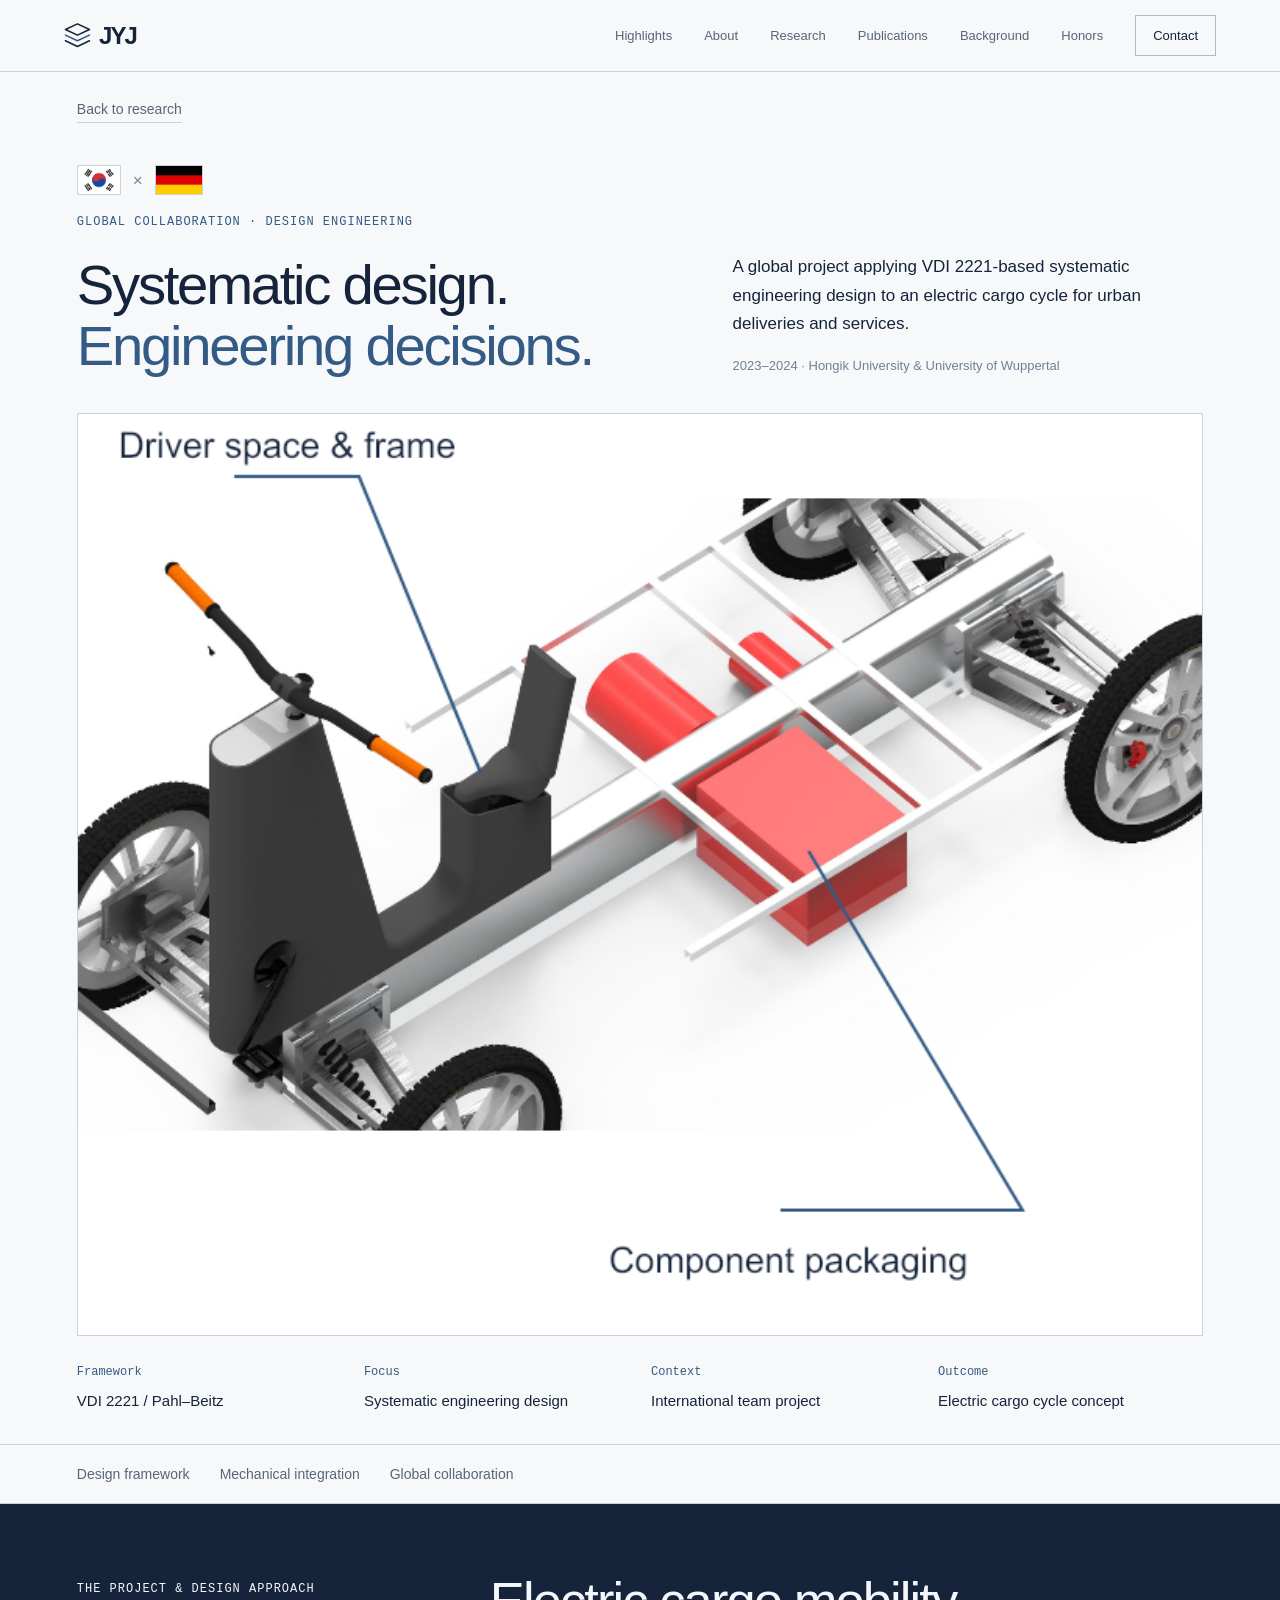
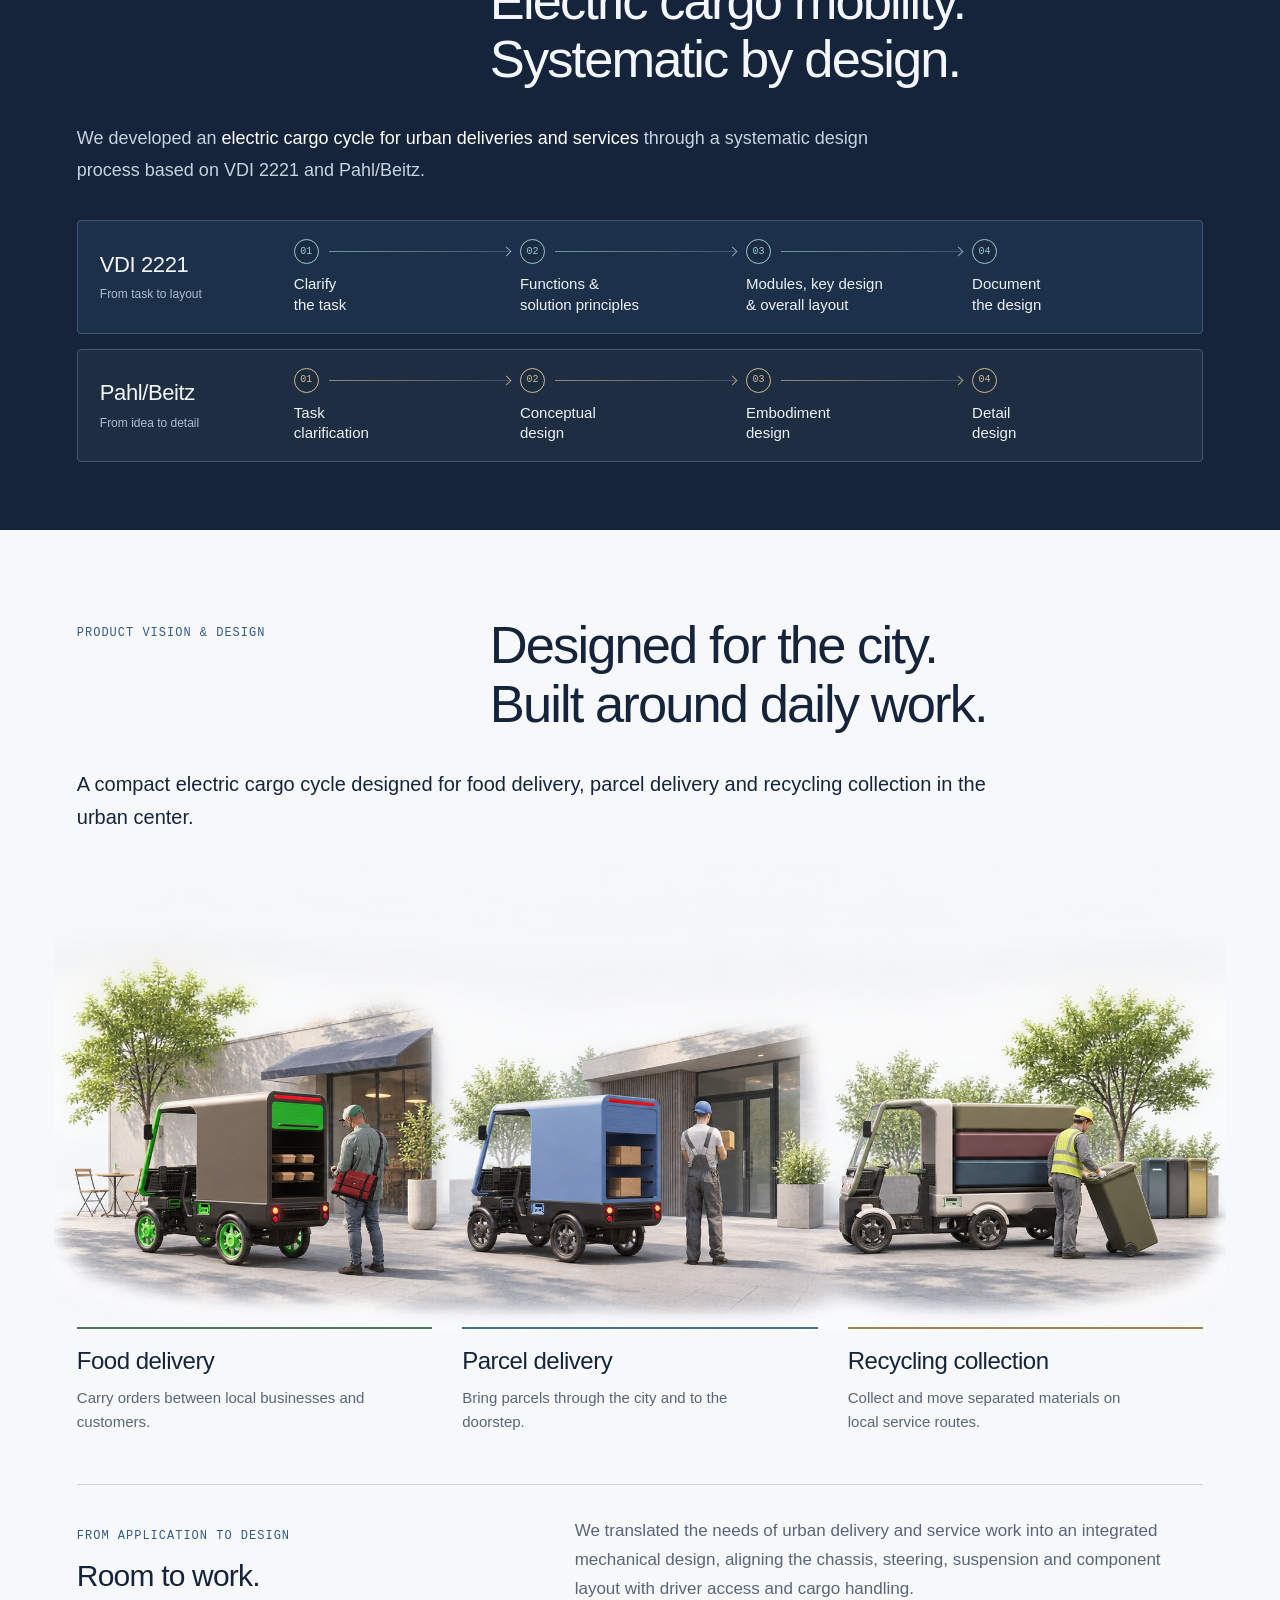
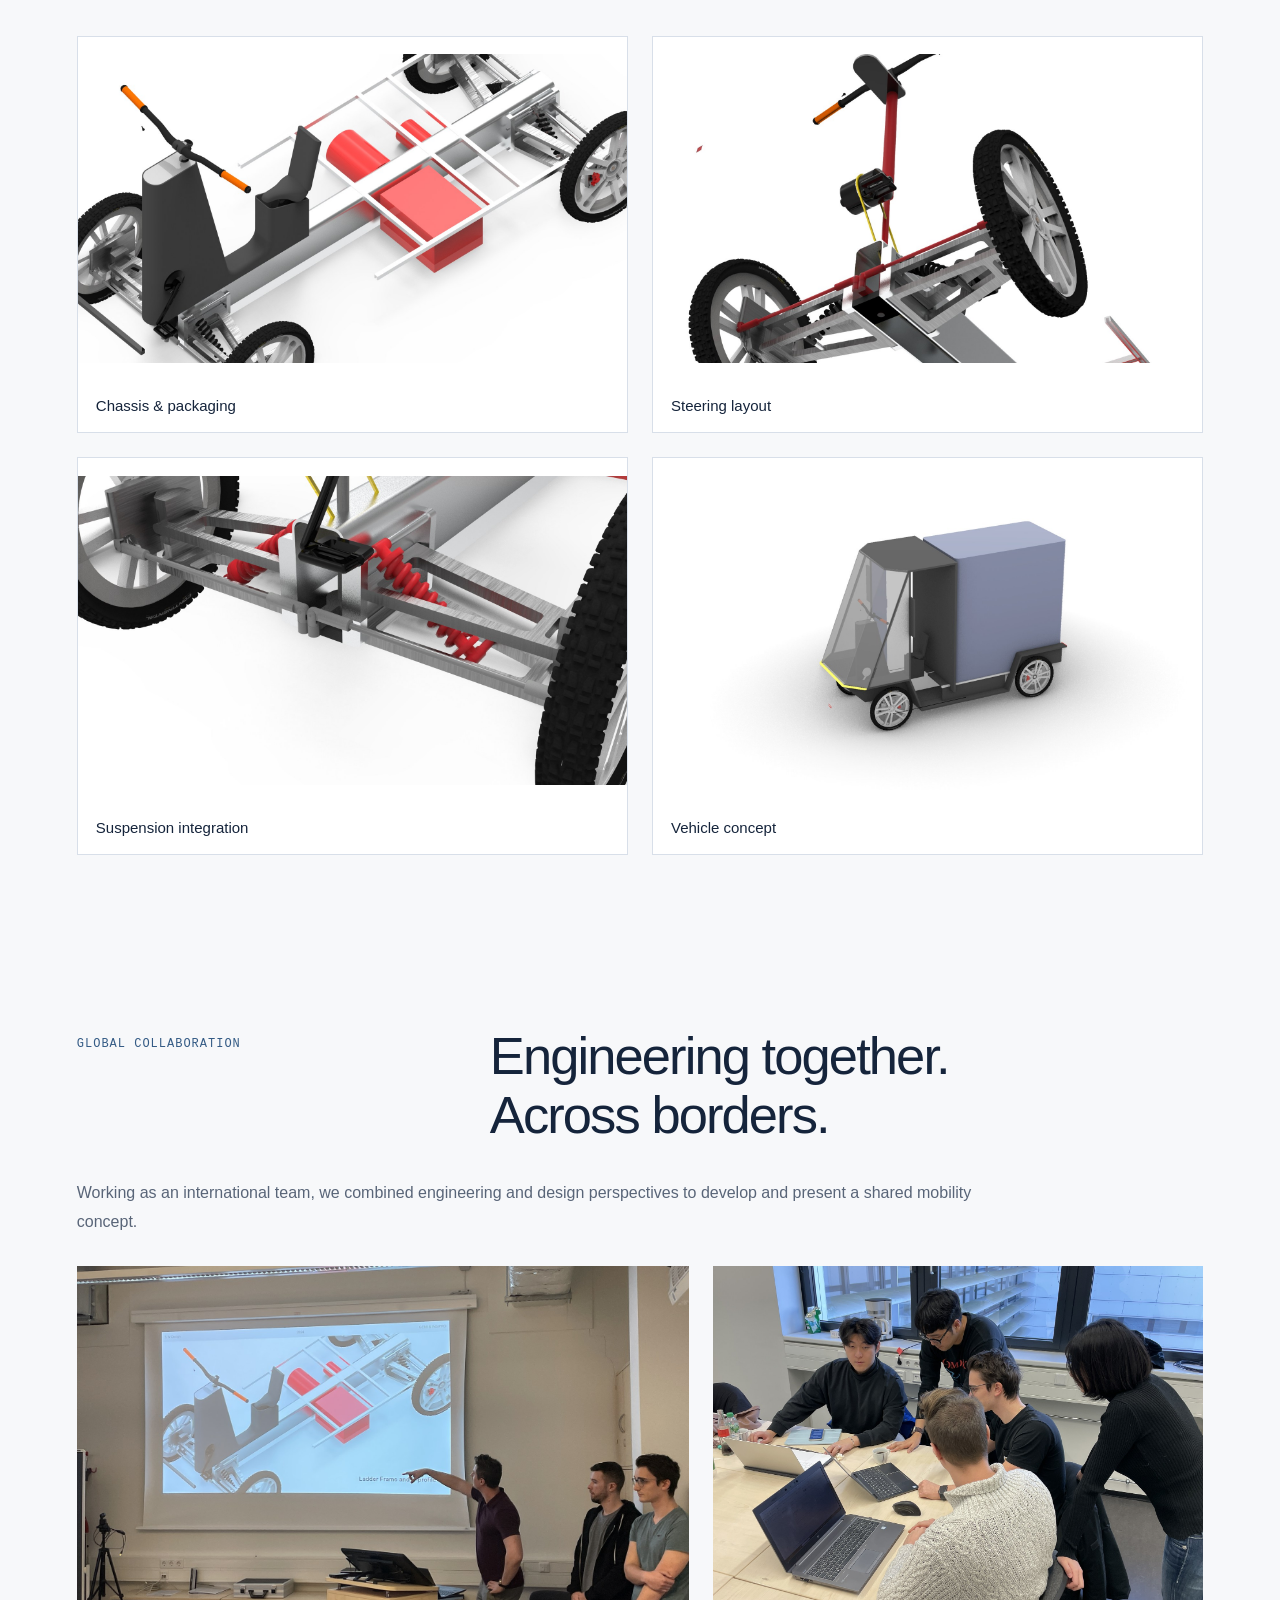
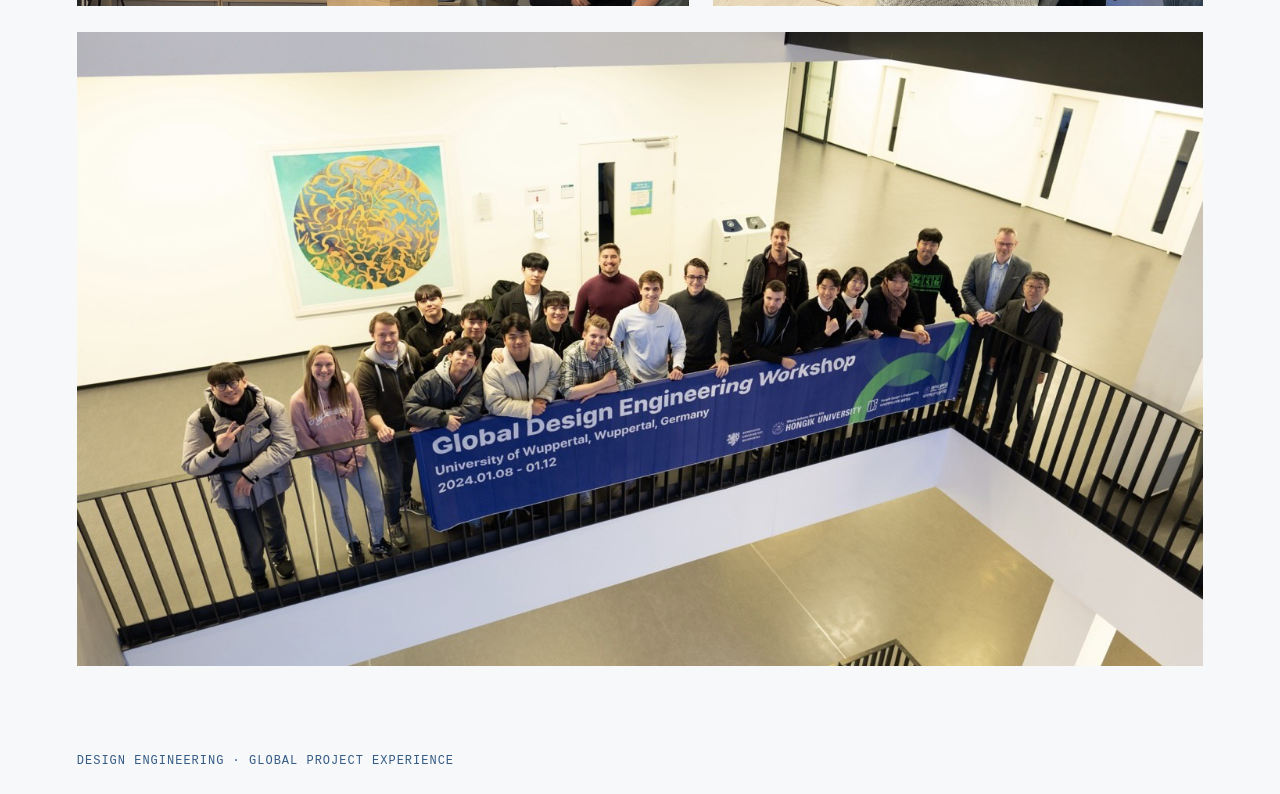
<file: gcmi.html>
<!doctype html>
<html lang="en"><head><meta charset="utf-8"><meta name="viewport" content="width=device-width,initial-scale=1"><meta name="theme-color" content="#15243b">
<title>GCMI &amp; INSIPRO — Systematic Engineering Design | Ju Young Jeong</title>
<meta name="description" content="A global design-engineering project applying a VDI 2221-based systematic design approach: requirements, function structures, concept alternatives and mechanical integration for cargo mobility.">
<meta property="og:type" content="article"><meta property="og:title" content="Systematic engineering design | Ju Young Jeong"><meta property="og:description" content="From requirements to mechanical integration in a global design project."><meta property="og:image" content="https://juu-yooung.github.io/images/gcmi/engineering-card.jpg">
<link rel="stylesheet" href="style.css?v=20261123-final-v3"><link rel="stylesheet" href="gcmi.css?v=20261126-review03"><link rel="stylesheet" href="gcmi-review.css?v=20261126-applications06"><script src="script.js?v=20261123-final-v3" defer></script></head>
<body class="gcmi-page"><a class="skip" href="#main">Skip to content</a><header><a class="wordmark" href="index.html#home" aria-label="Ju Young Jeong home"><svg class="wordmark-symbol" xmlns="http://www.w3.org/2000/svg" viewBox="0 0 38 40" width="27" height="28" aria-hidden="true" focusable="false"><path d="M2 12 19 4 36 12 19 20Z M2 28 19 36 36 28" fill="none" stroke="currentColor" stroke-width="2.2" stroke-linejoin="round" stroke-linecap="round"/><path class="wordmark-layer-accent" d="M2 20 19 28 36 20" fill="none" stroke-width="2.2" stroke-linejoin="round" stroke-linecap="round"/></svg>JYJ</a><button class="nav-toggle" type="button" aria-expanded="false" aria-controls="main-nav">Menu <span aria-hidden="true"><i class="ui-icon ui-menu" aria-hidden="true"></i></span></button><nav id="main-nav" aria-label="Main navigation"><a href="highlights.html#highlights">Highlights</a><a href="index.html#about">About</a><a href="index.html#research">Research</a><a href="index.html#publications">Publications</a><a href="index.html#background">Background</a><a href="index.html#honors">Honors</a><a class="nav-contact" href="index.html#contact">Contact </a></nav></header><main id="main">

<section class="gc-hero gc-wrap" id="project"><a class="gc-back" href="index.html#research">Back to research</a>
 <div class="gc-hero-copy"><div><div class="gc-partner-flags"><img src="images/gcmi/flag-korea-official.png?v=20261126-review05" width="900" height="600" alt="South Korea"><span aria-hidden="true">×</span><img src="images/gcmi/flag-germany-standard.svg" width="1000" height="600" alt="Germany"></div><p class="gc-kicker">GLOBAL COLLABORATION · DESIGN ENGINEERING</p><h1>Systematic design.<br><em>Engineering decisions.</em></h1></div><div class="gc-hero-intro"><p>A global project applying <strong>VDI 2221-based systematic engineering design</strong> to an electric cargo cycle for urban deliveries and services.</p><p class="gc-project-context">2023–2024 · Hongik University &amp; University of Wuppertal</p></div></div>
 <figure class="gc-engineering-hero"><picture><source media="(max-width:760px)" srcset="images/gcmi/mechanical-overview-mobile.png?v=20261126-review03" width="720" height="590"><img src="images/gcmi/mechanical-overview.png?v=20261126-review03" width="1500" height="722" alt="Original team chassis CAD showing driver space, ladder frame, component packaging and plan-view dimensions" fetchpriority="high"></picture></figure>
 <dl class="gc-project-meta"><div><dt>Framework</dt><dd>VDI 2221 / Pahl–Beitz</dd></div><div><dt>Focus</dt><dd>Systematic engineering design</dd></div><div><dt>Context</dt><dd>International team project</dd></div><div><dt>Outcome</dt><dd>Electric cargo cycle concept</dd></div></dl>
</section>
<nav class="gc-index" aria-label="Project sections"><div class="gc-wrap"><a href="#method">Design framework</a><a href="#engineering">Mechanical integration</a><a href="#workshop">Global collaboration</a></div></nav>

<section class="gc-method" id="method"><div class="gc-wrap gc-section">
 <div class="gc-section-head"><p class="gc-kicker">THE PROJECT &amp; DESIGN APPROACH</p><h2>Electric cargo mobility.<br>Systematic by design.</h2></div>
 <p class="gc-framework-intro">We developed an <b>electric cargo cycle for urban deliveries and services</b> through a systematic design process based on VDI 2221 and Pahl/Beitz.</p>
 <figure class="gc-framework" aria-label="Two concise design workflows: VDI 2221 stages grouped into four steps, and the four Pahl/Beitz design phases">
  <div class="gc-framework-lane gc-lane-vdi">
   <h3>VDI 2221<span>From task to layout</span></h3>
   <ol>
    <li><span class="gc-step-node" aria-hidden="true">01</span><span>Clarify <br>the task</span></li>
    <li><span class="gc-step-node" aria-hidden="true">02</span><span>Functions &amp; <br>solution principles</span></li>
    <li><span class="gc-step-node" aria-hidden="true">03</span><span>Modules, key design <br>&amp; overall layout</span></li>
    <li><span class="gc-step-node" aria-hidden="true">04</span><span>Document <br>the design</span></li>
   </ol>
  </div>
  <div class="gc-framework-lane gc-lane-pahl">
   <h3>Pahl/Beitz<span>From idea to detail</span></h3>
   <ol>
    <li><span class="gc-step-node" aria-hidden="true">01</span><span>Task <br>clarification</span></li>
    <li><span class="gc-step-node" aria-hidden="true">02</span><span>Conceptual <br>design</span></li>
    <li><span class="gc-step-node" aria-hidden="true">03</span><span>Embodiment <br>design</span></li>
    <li><span class="gc-step-node" aria-hidden="true">04</span><span>Detail <br>design</span></li>
   </ol>
  </div>
 </figure>
</div></section>

<section class="gc-wrap gc-section" id="engineering"><div class="gc-section-head"><p class="gc-kicker">PRODUCT VISION &amp; DESIGN</p><h2>Designed for the city.<br>Built around daily work.</h2></div>
 <p class="gc-results-summary">A compact electric cargo cycle designed for <strong>food delivery, parcel delivery and recycling collection</strong> in the urban center.</p>
 <div class="gc-applications">
  <figure class="gc-application-panorama"><img src="images/gcmi/urban-applications-refined.png" width="1983" height="793" loading="lazy" alt="Concept visualization of the compact cargo cycle serving three urban applications: food delivery, parcel delivery and recycling collection"></figure>
  <div class="gc-application-uses">
   <article class="gc-use-food"><div class="gc-use-mobile" aria-hidden="true"></div><h3>Food delivery</h3><p>Carry orders between local businesses and customers.</p></article>
   <article class="gc-use-parcels"><div class="gc-use-mobile" aria-hidden="true"></div><h3>Parcel delivery</h3><p>Bring parcels through the city and to the doorstep.</p></article>
   <article class="gc-use-recycling"><div class="gc-use-mobile" aria-hidden="true"></div><h3>Recycling collection</h3><p>Collect and move separated materials on local service routes.</p></article>
  </div>
 </div>
 <div class="gc-design-translation"><div><p class="gc-kicker">FROM APPLICATION TO DESIGN</p><h3>Room to work.</h3></div><p>We translated the needs of urban delivery and service work into an integrated mechanical design, aligning the chassis, steering, suspension and component layout with driver access and cargo handling.</p></div>
 <div class="gc-results-gallery"><figure><img src="images/gcmi/frame-layout.jpg" width="1700" height="956" loading="lazy" alt="Original team CAD of the chassis and component arrangement"><figcaption>Chassis &amp; packaging</figcaption></figure><figure><img src="images/gcmi/steering.jpg" width="1700" height="956" loading="lazy" alt="Original team CAD showing the front steering layout"><figcaption>Steering layout</figcaption></figure><figure><img src="images/gcmi/suspension.jpg" width="1700" height="956" loading="lazy" alt="Original team CAD showing suspension integration"><figcaption>Suspension integration</figcaption></figure><figure><img src="images/gcmi/vehicle-concept.jpg" width="1700" height="1096" loading="lazy" alt="Original overall electric cargo cycle concept"><figcaption>Vehicle concept</figcaption></figure></div>
</section>

<section class="gc-wrap gc-section" id="workshop"><div class="gc-section-head"><p class="gc-kicker">GLOBAL COLLABORATION</p><h2>Engineering together.<br>Across borders.</h2></div>
 <p class="gc-workshop-intro">Working as an international team, we combined engineering and design perspectives to develop and present a shared mobility concept.</p>
 <div class="gc-workshop-photos"><figure><img src="images/gcmi/cad-review.jpg" width="1700" height="1275" loading="lazy" alt="Project team presenting the chassis CAD integration study during the workshop"></figure><figure><img src="images/gcmi/team-review.jpg" width="1700" height="1275" loading="lazy" alt="Team members collaborating on the mobility project around laptops and drawings"></figure></div>
 <figure class="gc-group-photo"><img src="images/gcmi/workshop-group.jpg" width="1440" height="960" loading="lazy" alt="Participants of the Global Design Engineering Workshop at the University of Wuppertal"></figure>
</section>
<section class="gc-wrap gc-close"><p class="gc-kicker">DESIGN ENGINEERING · GLOBAL PROJECT EXPERIENCE</p><h2>Systematic design.<br>Engineered together.</h2><a class="gc-return" href="index.html#research">Return to research</a></section>
</main><footer><span>© 2026 Ju Young Jeong</span><a href="#project">Back to top</a></footer></body></html>
</file>
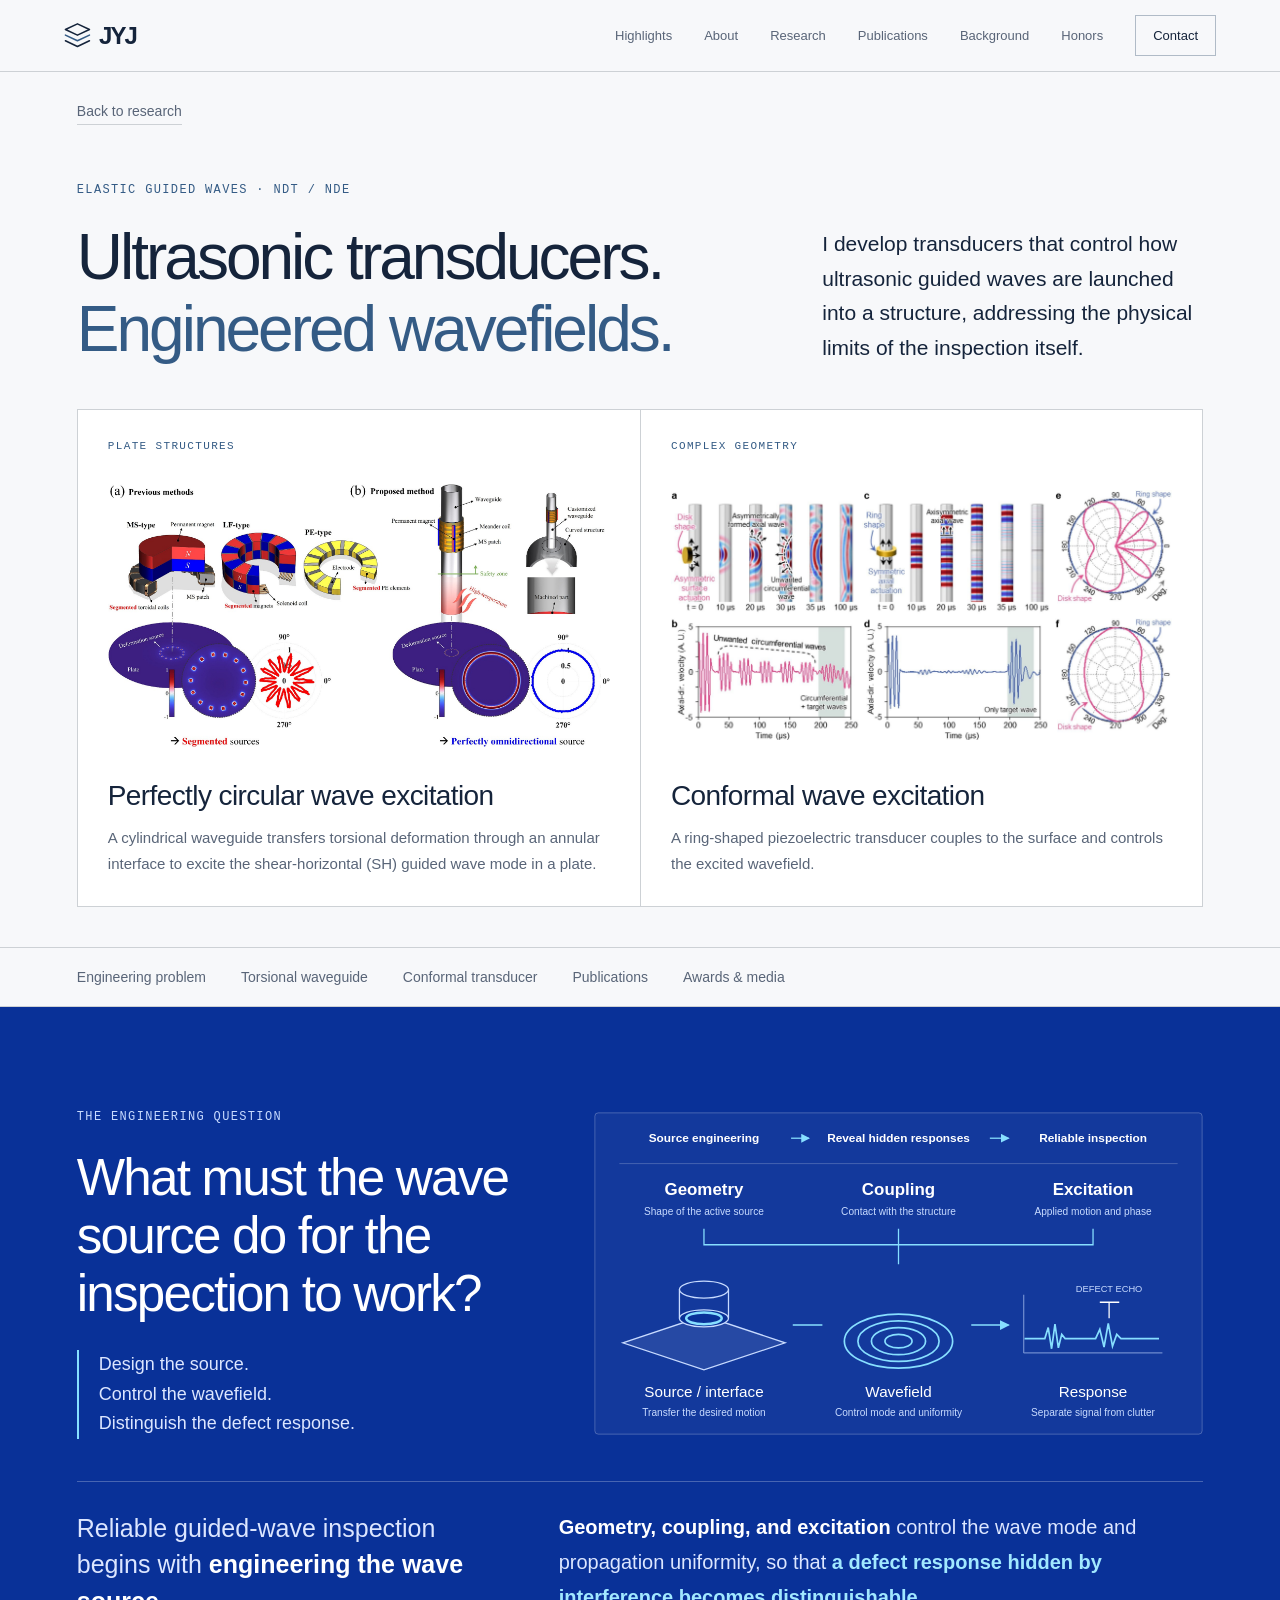
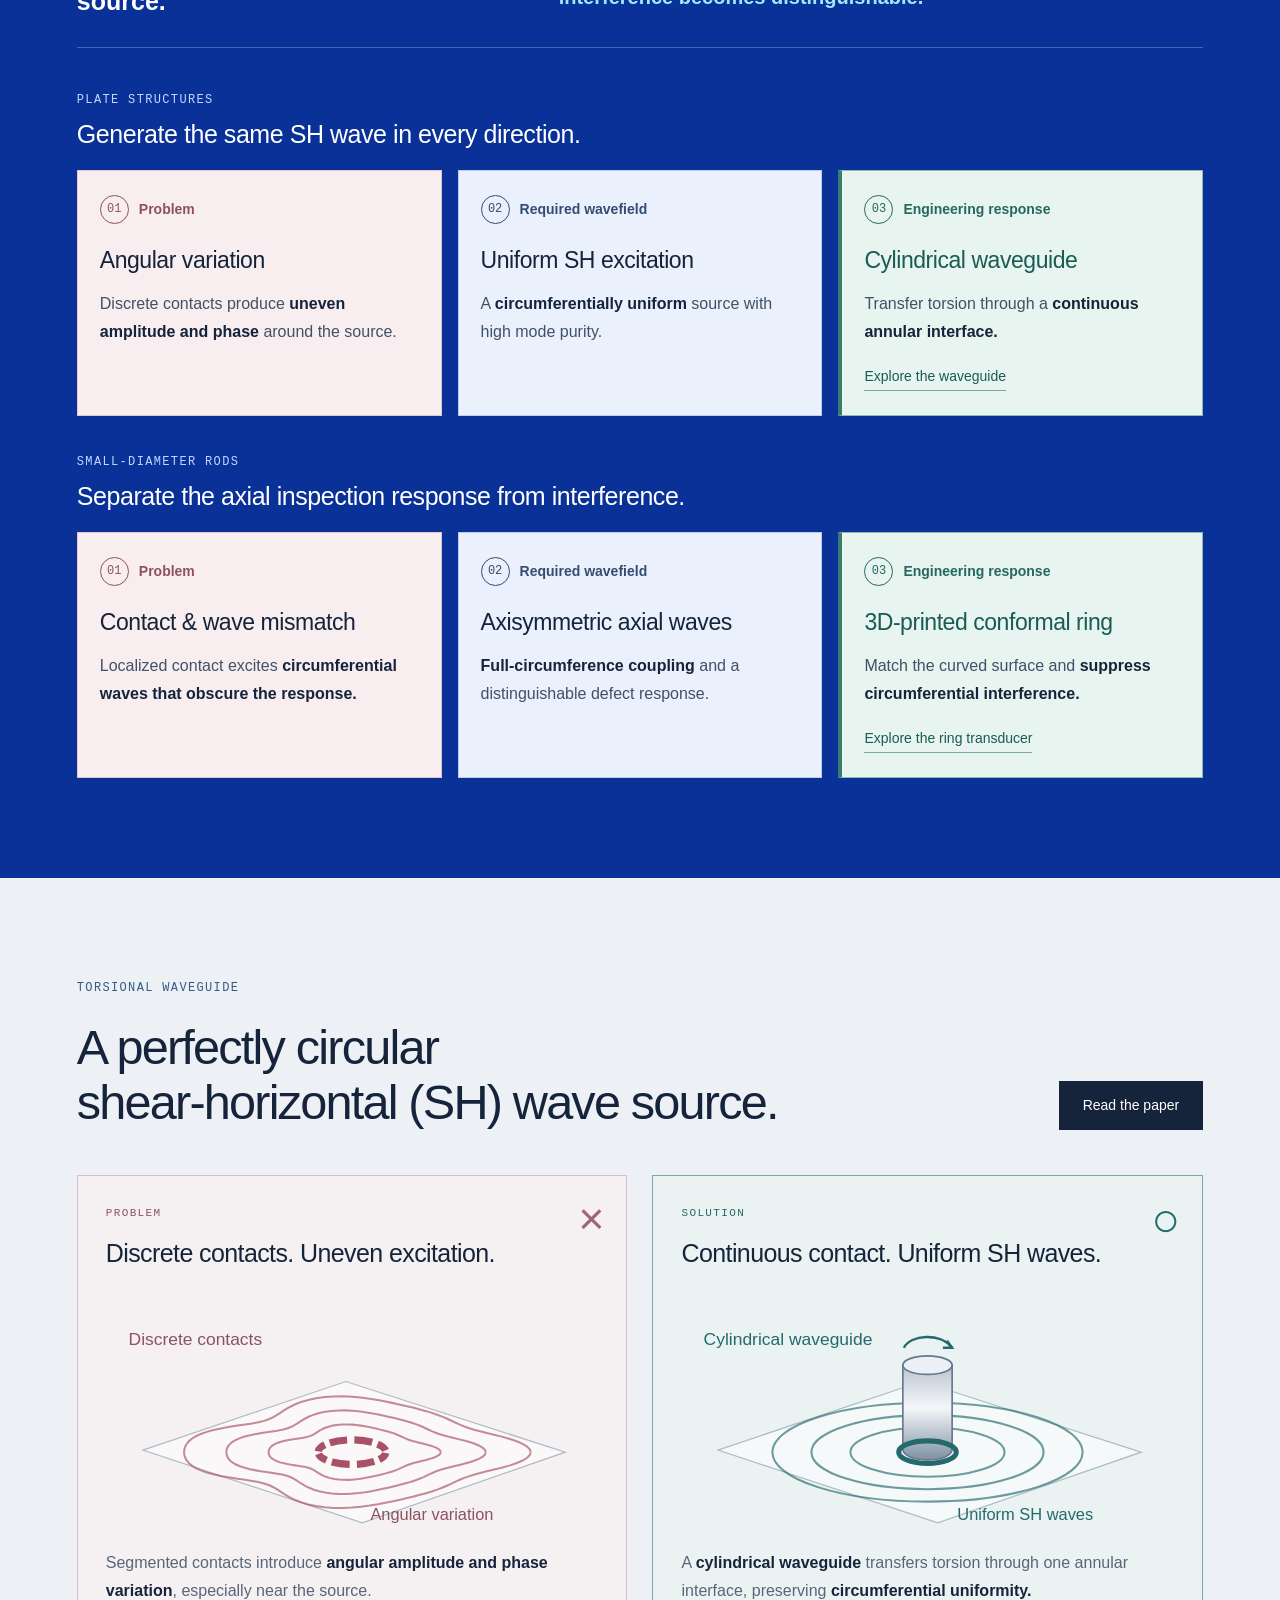
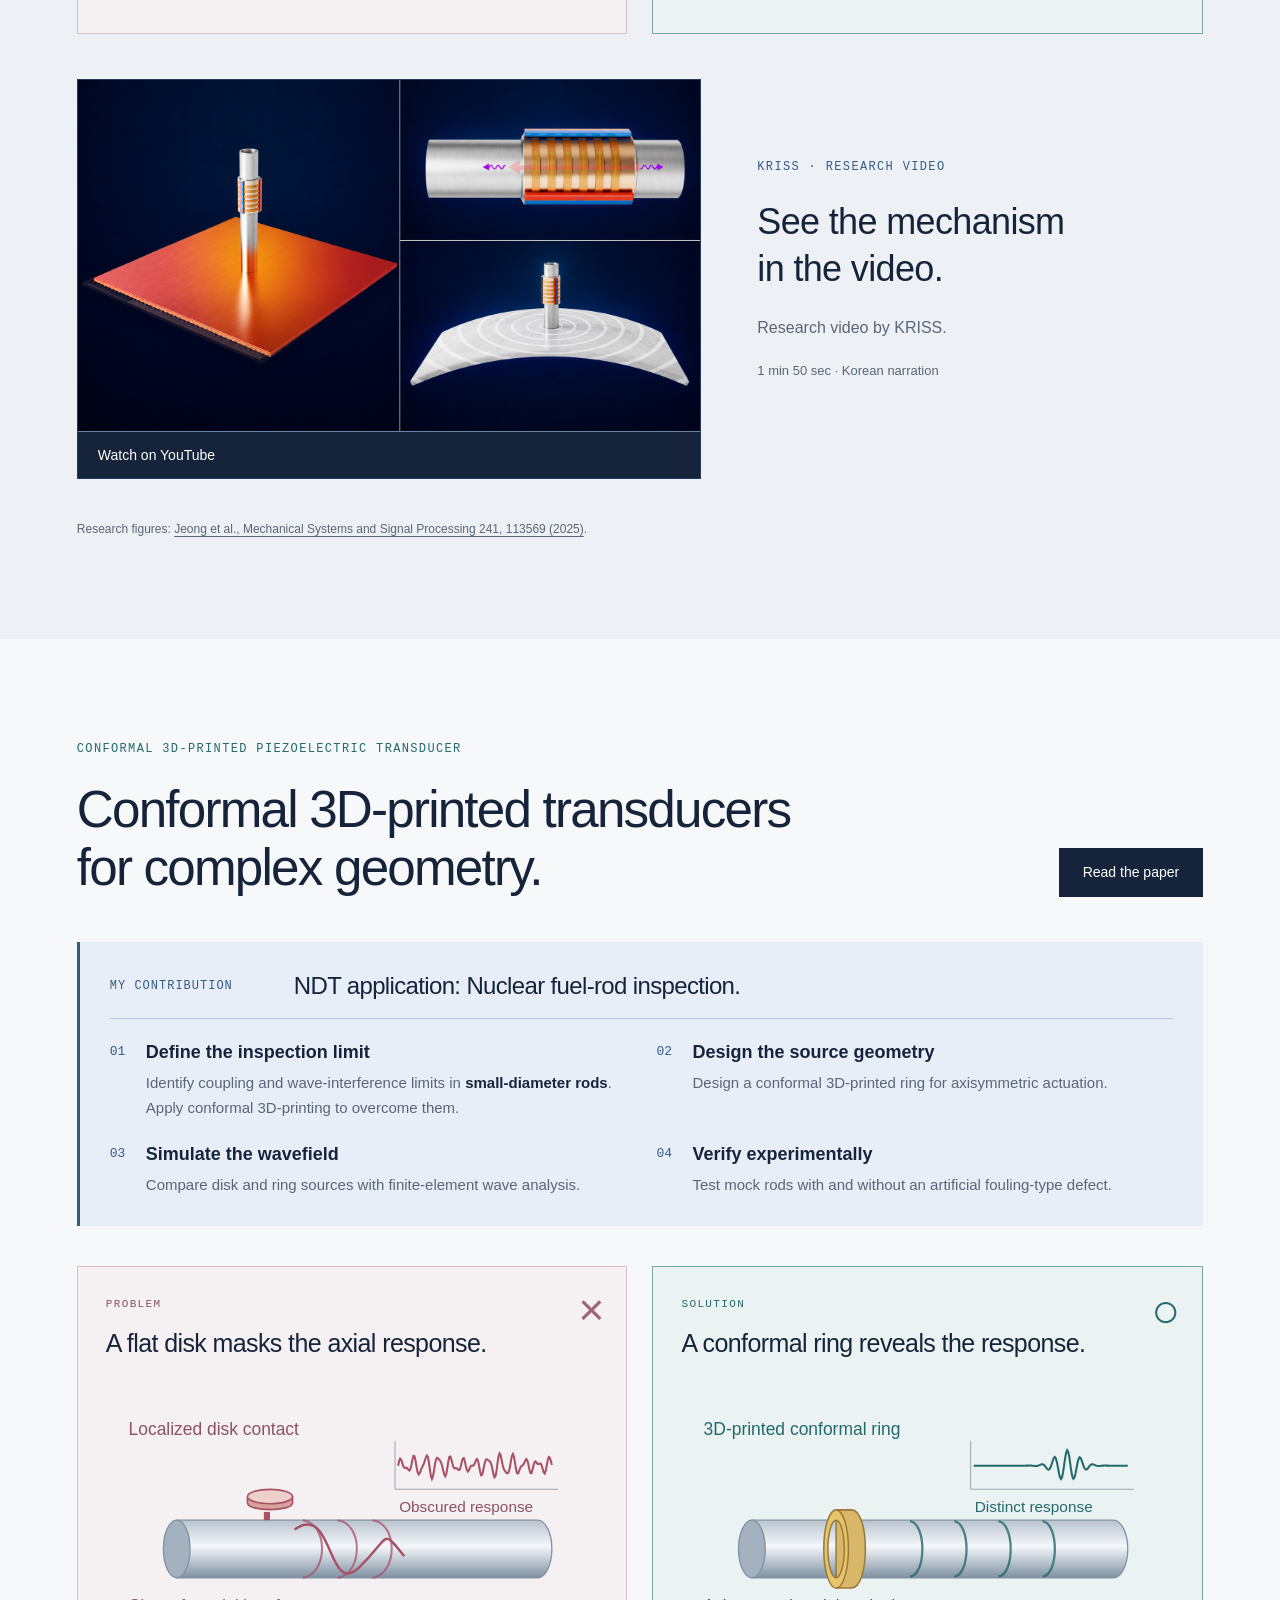
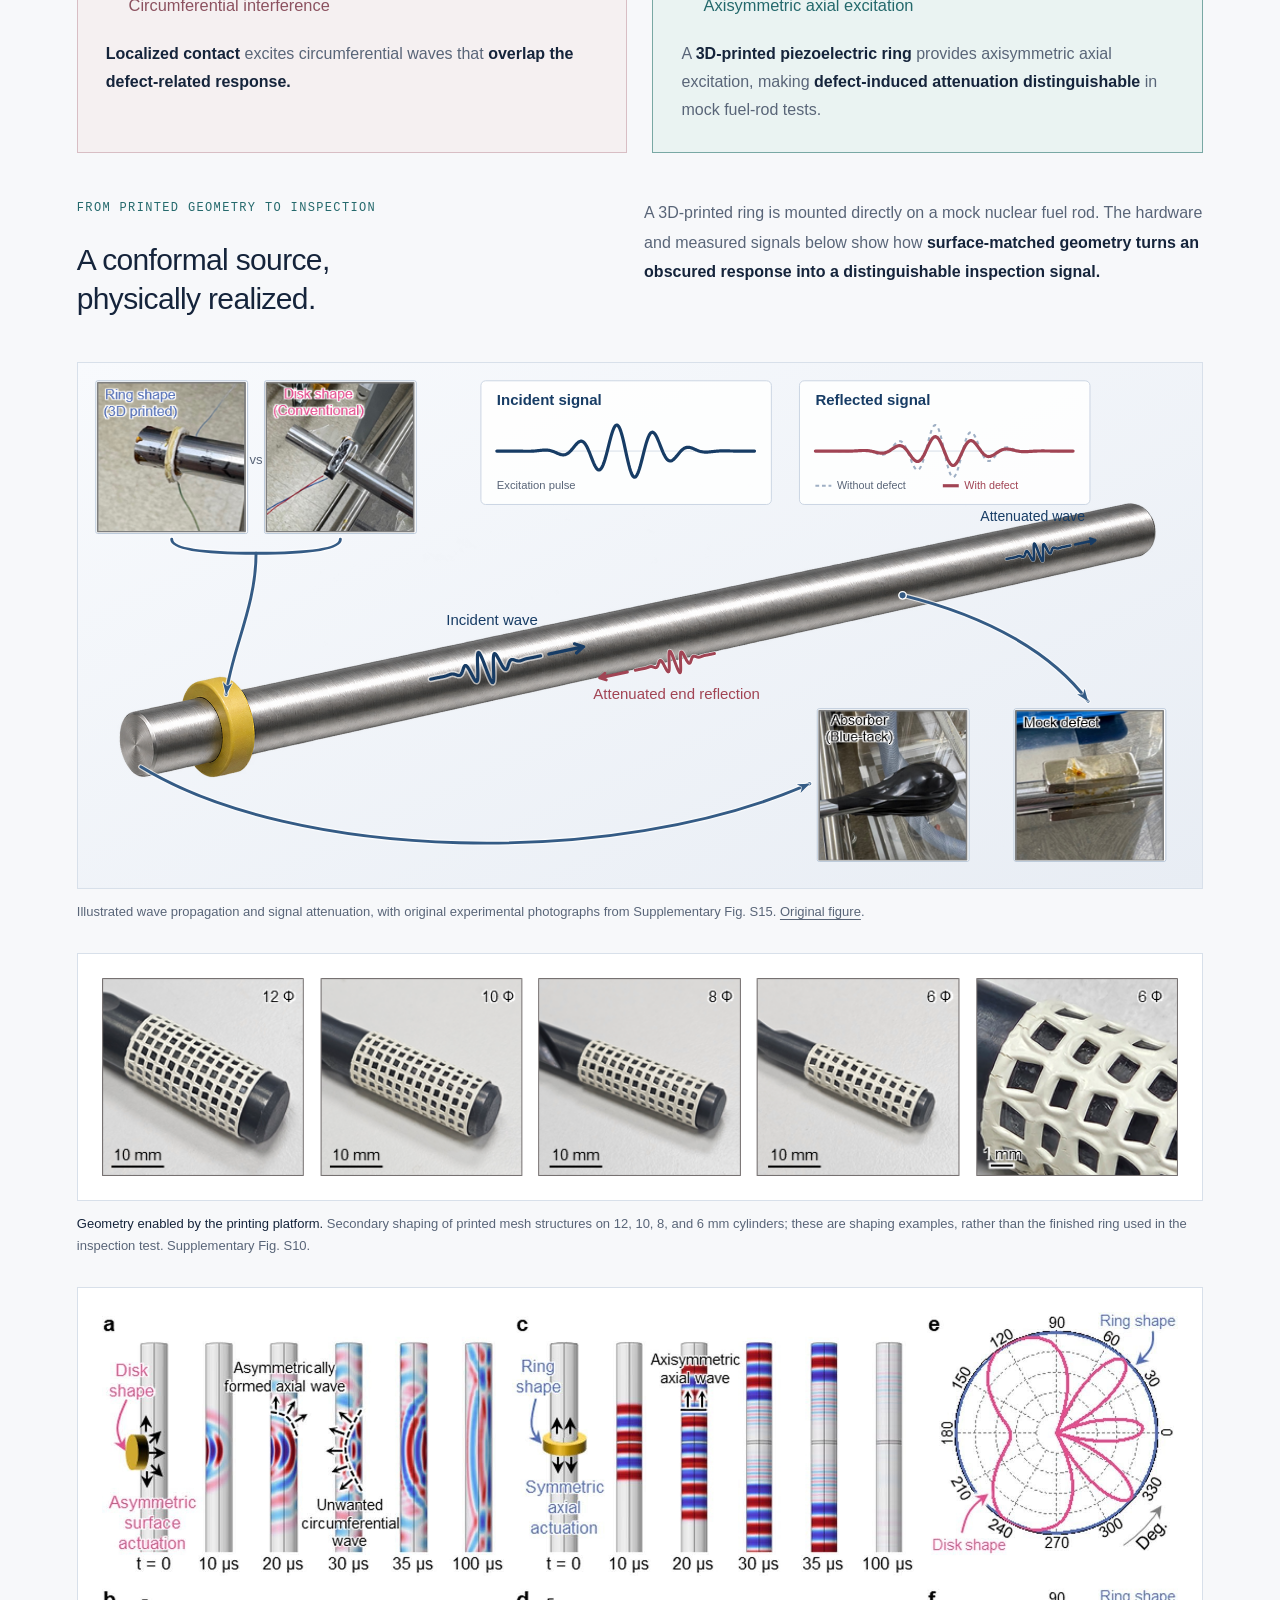
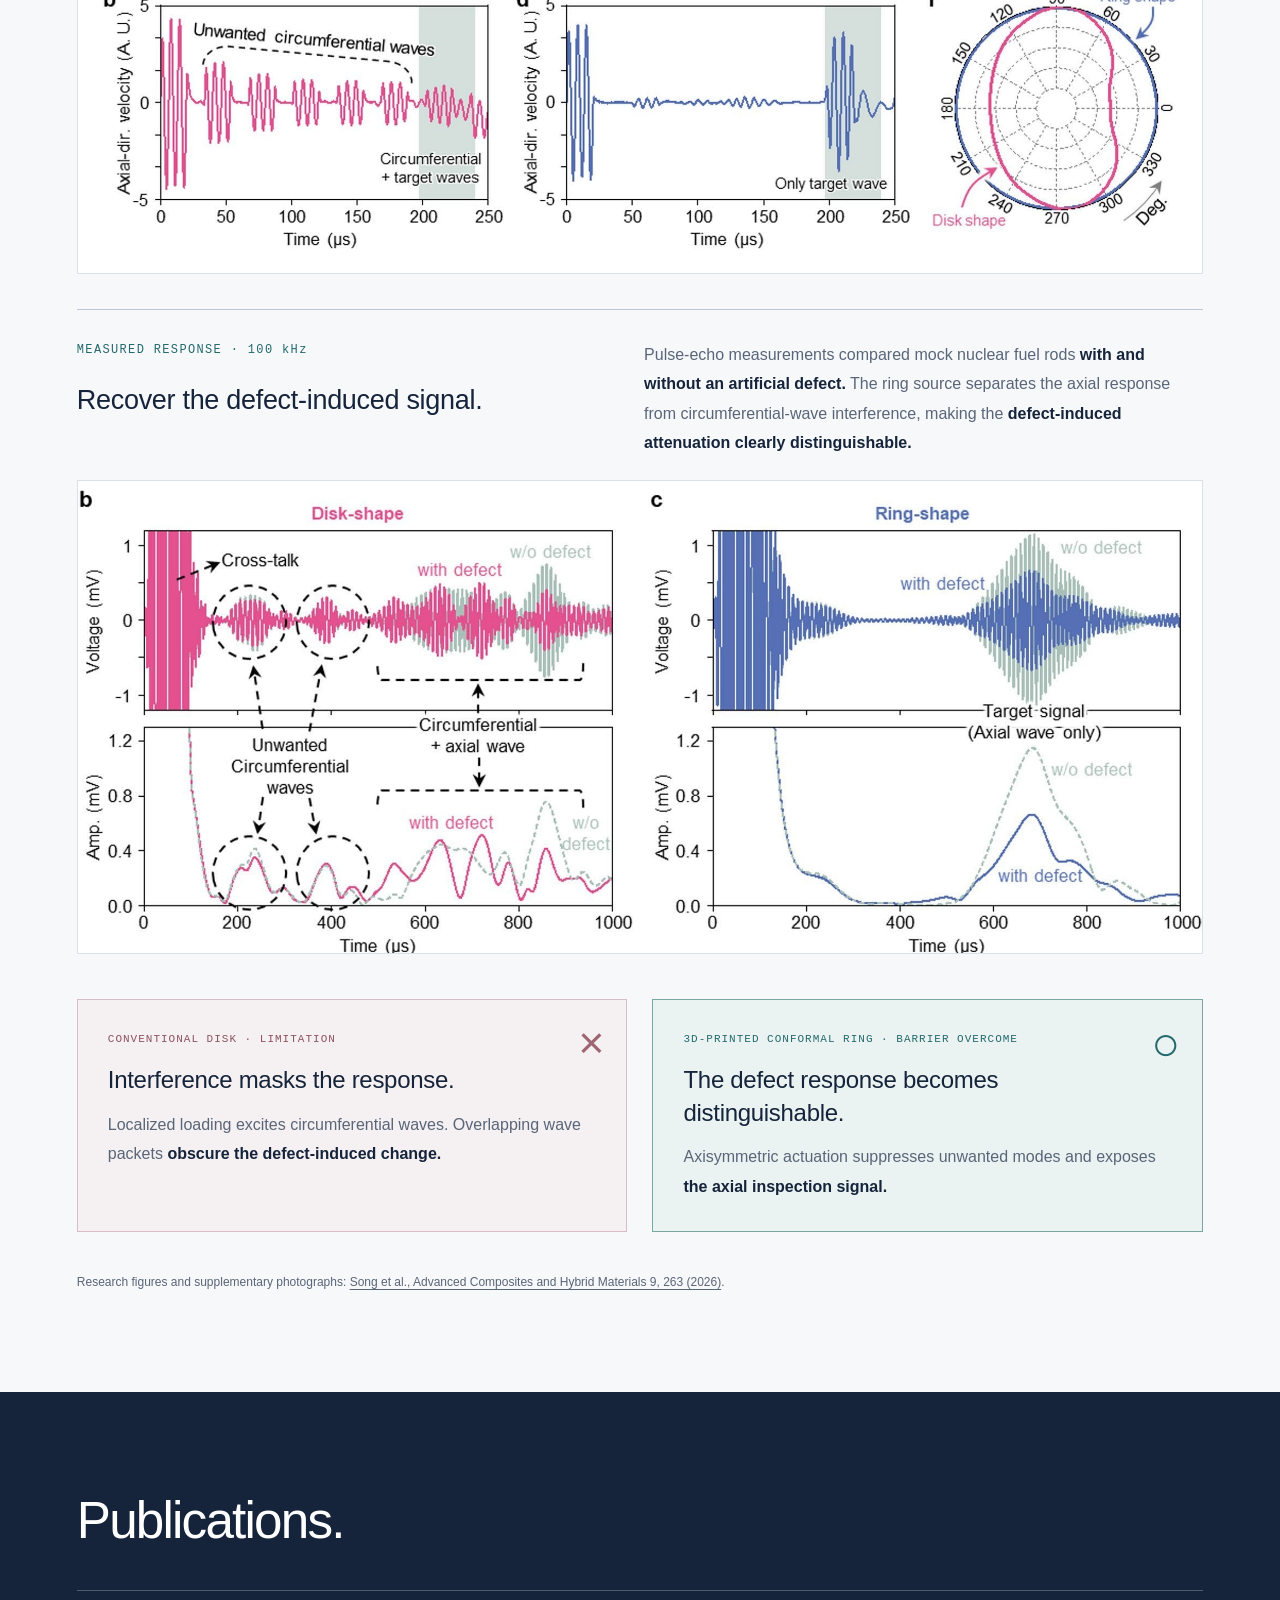
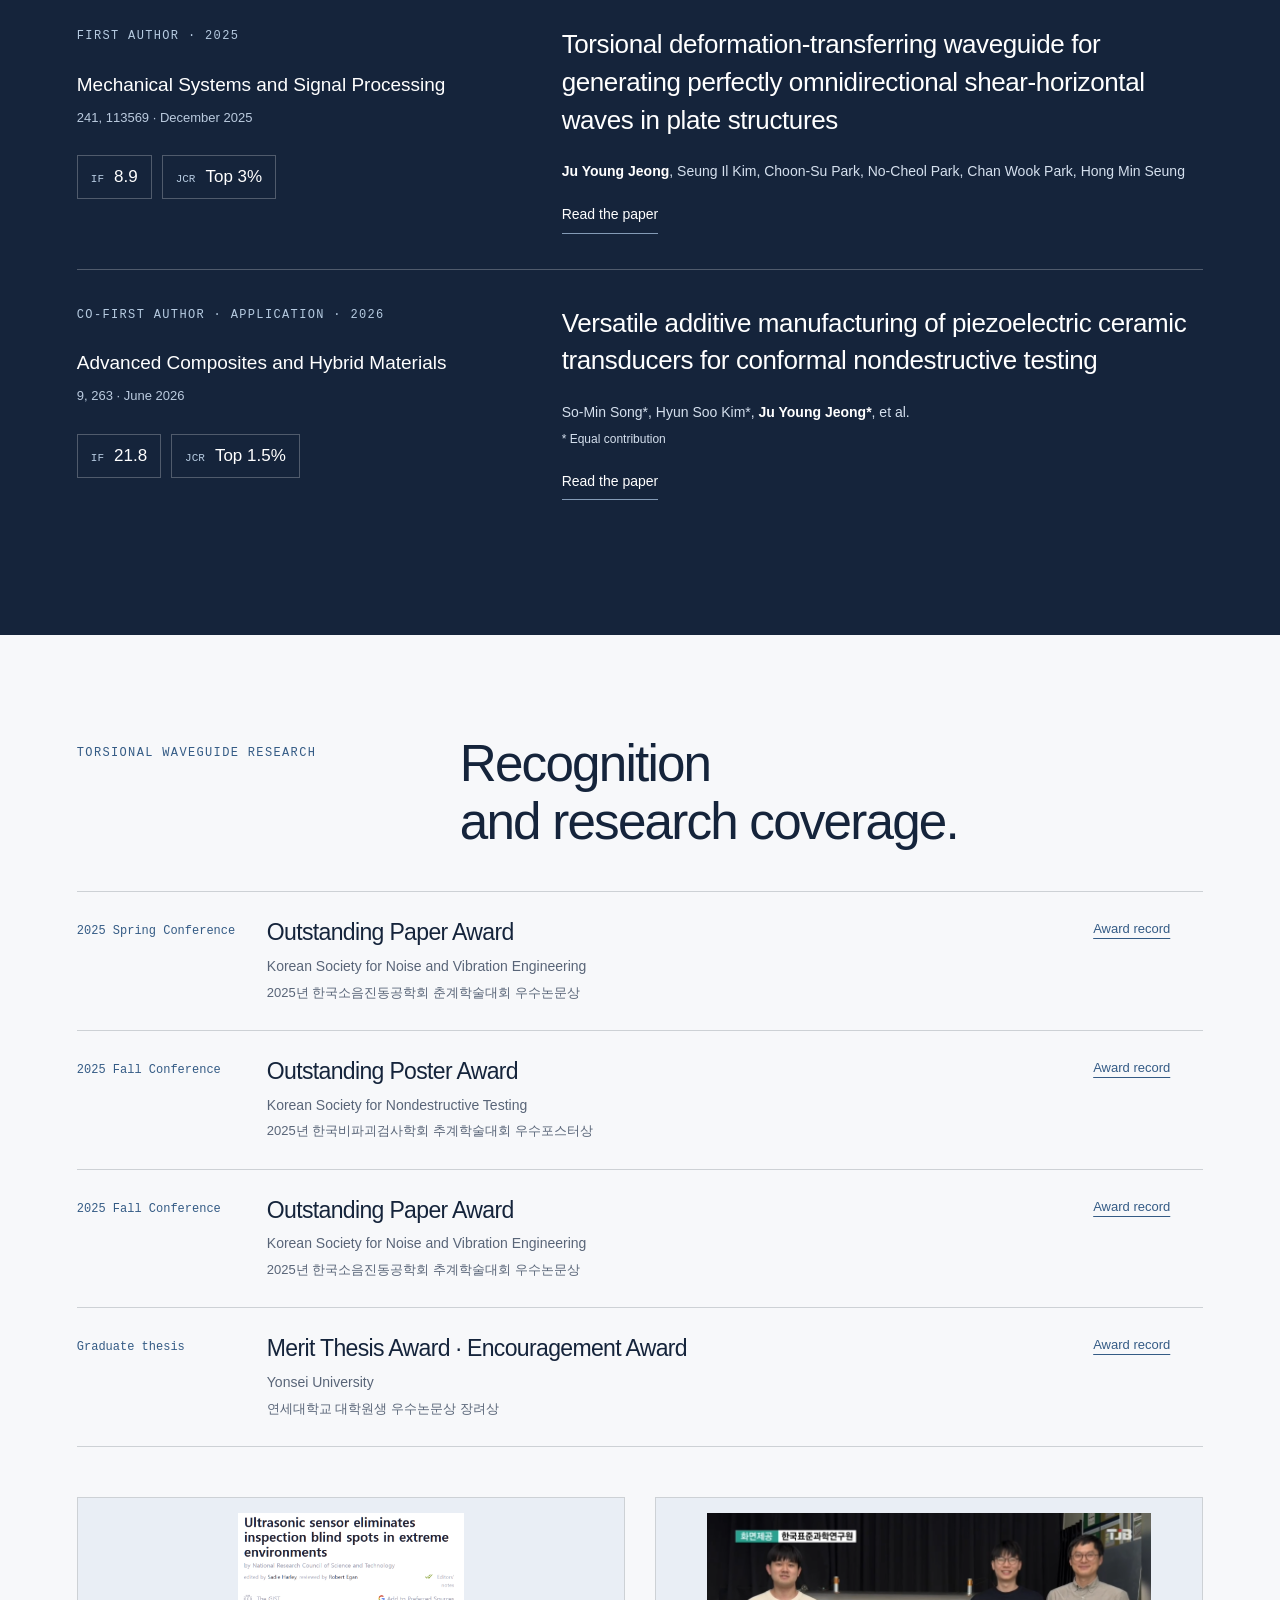
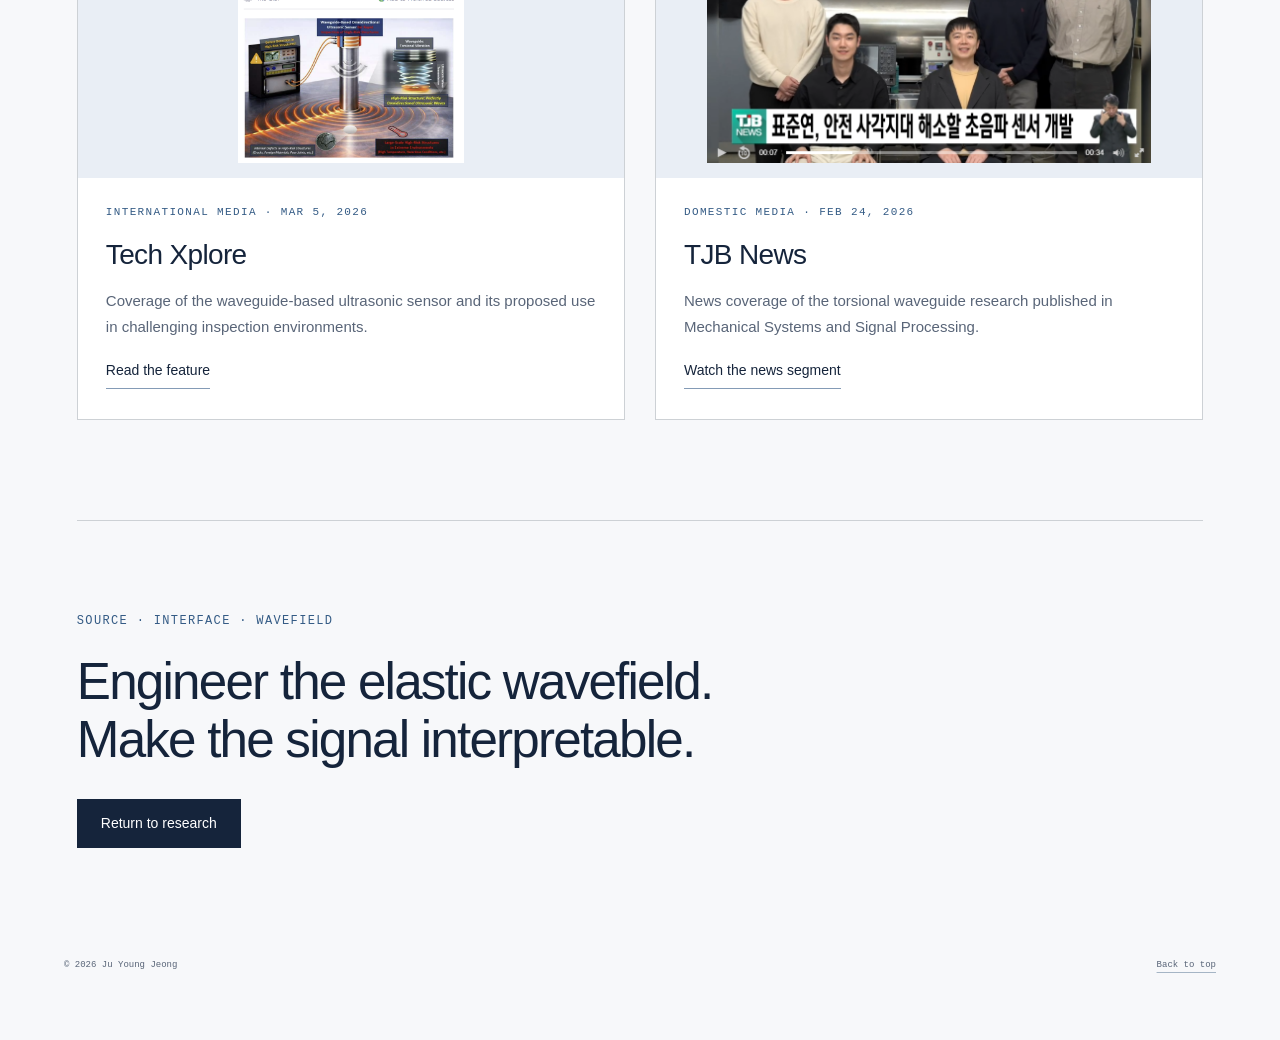
<file: guided-waves.html>
<!doctype html>
<html lang="en"><head><meta charset="utf-8"><meta name="viewport" content="width=device-width,initial-scale=1">
<meta name="theme-color" content="#15243B"><title>Ultrasonic Transducers &amp; Elastic Guided Waves | Ju Young Jeong</title>
<meta name="description" content="Engineering ultrasonic transducers for NDT/NDE: torsional waveguide sources for uniform SH waves and conformal piezoelectric rings for cylindrical inspection.">
<meta property="og:type" content="article"><meta property="og:url" content="https://juu-yooung.github.io/guided-waves.html"><meta property="og:title" content="Ultrasonic Transducers &amp; Elastic Guided Waves | Ju Young Jeong">
<meta property="og:description" content="Engineering the source, interface, and wavefield for nondestructive testing and evaluation."><meta property="og:image" content="https://juu-yooung.github.io/images/guided-waves/torsional-transducer.jpg"><meta name="twitter:card" content="summary_large_image">
<link rel="stylesheet" href="style.css?v=20261123-final"><link rel="stylesheet" href="guided-waves.css?v=20261123-final"><script src="script.js?v=20261123-final" defer></script>
</head><body class="gw-page"><a class="skip" href="#main">Skip to content</a><header><a class="wordmark" href="index.html#home" aria-label="Ju Young Jeong home"><svg class="wordmark-symbol" xmlns="http://www.w3.org/2000/svg" viewBox="0 0 38 40" width="27" height="28" aria-hidden="true" focusable="false"><path d="M2 12 19 4 36 12 19 20Z M2 28 19 36 36 28" fill="none" stroke="currentColor" stroke-width="2.2" stroke-linejoin="round" stroke-linecap="round"/><path class="wordmark-layer-accent" d="M2 20 19 28 36 20" fill="none" stroke-width="2.2" stroke-linejoin="round" stroke-linecap="round"/></svg>JYJ</a><button class="nav-toggle" type="button" aria-expanded="false" aria-controls="main-nav">Menu <span aria-hidden="true"><i class="ui-icon ui-menu" aria-hidden="true"></i></span></button><nav id="main-nav" aria-label="Main navigation"><a href="highlights.html#highlights">Highlights</a><a href="index.html#about">About</a><a href="index.html#research">Research</a><a href="index.html#publications">Publications</a><a href="index.html#background">Background</a><a href="index.html#honors">Honors</a><a class="nav-contact" href="index.html#contact">Contact </a></nav></header>
<main id="main">
<section class="gw-hero gw-wrap" id="overview"><a class="gw-back" href="index.html#research">Back to research</a>
 <div class="gw-hero-text"><div><p class="gw-kicker">ELASTIC GUIDED WAVES · NDT / NDE</p><h1>Ultrasonic transducers.<br><em>Engineered wavefields.</em></h1></div><p class="gw-lead">I develop transducers that control how ultrasonic guided waves are launched into a structure, addressing the physical limits of the inspection itself.</p></div>
 <div class="gw-hero-pair"><a href="#torsional"><span class="gw-kicker">PLATE STRUCTURES</span><img src="images/guided-waves/torsional-concept.jpg" alt="Comparison of segmented SH-wave sources with a continuous torsional-waveguide source" width="1940" height="1018" loading="eager" decoding="async"><h2>Perfectly circular wave excitation</h2><p>A cylindrical waveguide transfers torsional deformation through an annular interface to excite the shear-horizontal (SH) guided wave mode in a plate.</p></a><a href="#conformal"><span class="gw-kicker">COMPLEX GEOMETRY</span><img src="images/guided-waves/conformal-simulation.jpg" alt="Simulated wave propagation comparing disk and conformal ring transducers" width="2056" height="1025" loading="eager" decoding="async"><h2>Conformal wave excitation</h2><p>A ring-shaped piezoelectric transducer couples to the surface and controls the excited wavefield.</p></a></div>
</section>
<div class="gw-index" role="navigation" aria-label="Research page sections"><div class="gw-wrap"><a href="#problem">Engineering problem</a><a href="#torsional">Torsional waveguide</a><a href="#conformal">Conformal transducer</a><a href="#publications">Publications</a><a href="#impact">Awards &amp; media</a></div></div>

<section class="gw-problem-band" id="problem"><div class="gw-section gw-wrap">
<div class="gw-question-head"><div><p class="gw-kicker">THE ENGINEERING QUESTION</p><h2>What must the wave source do for the inspection to work?</h2><p class="gw-question-summary">Design the source.<br>Control the wavefield.<br>Distinguish the defect response.</p></div><figure class="gw-source-diagram"><img src="images/guided-waves/source-wavefield-response.svg?v=20261122-review06" width="720" height="382" alt="Conceptual diagram: source geometry, coupling and excitation govern guided-wave propagation, which determines how clearly a defect echo can be identified."></figure></div>
<div class="gw-intro gw-intro-highlight"><p>Reliable guided-wave inspection begins with <strong>engineering the wave source.</strong></p><p><strong>Geometry, coupling, and excitation</strong> control the wave mode and propagation uniformity, so that <mark>a defect response hidden by interference becomes distinguishable.</mark></p></div>
<div class="gw-engineering-paths" aria-label="From inspection problem to engineering response">
<article class="gw-engineering-path"><div class="gw-path-heading"><p class="gw-kicker">PLATE STRUCTURES</p><h3>Generate the same SH wave in every direction.</h3></div><ol class="gw-path-steps">
<li class="gw-path-problem"><p class="gw-step-label"><span>01</span>Problem</p><h4>Angular variation</h4><p>Discrete contacts produce <strong>uneven amplitude and phase</strong> around the source.</p></li>
<li class="gw-path-requirement"><p class="gw-step-label"><span>02</span>Required wavefield</p><h4>Uniform SH excitation</h4><p>A <strong>circumferentially uniform</strong> source with high mode purity.</p></li>
<li class="gw-path-response"><p class="gw-step-label"><span>03</span>Engineering response</p><h4>Cylindrical waveguide</h4><p>Transfer torsion through a <strong>continuous annular interface.</strong></p><a href="#torsional">Explore the waveguide</a></li>
</ol></article>
<article class="gw-engineering-path"><div class="gw-path-heading"><p class="gw-kicker">SMALL-DIAMETER RODS</p><h3>Separate the axial inspection response from interference.</h3></div><ol class="gw-path-steps">
<li class="gw-path-problem"><p class="gw-step-label"><span>01</span>Problem</p><h4>Contact &amp; wave mismatch</h4><p>Localized contact excites <strong>circumferential waves that obscure the response.</strong></p></li>
<li class="gw-path-requirement"><p class="gw-step-label"><span>02</span>Required wavefield</p><h4>Axisymmetric axial waves</h4><p><strong>Full-circumference coupling</strong> and a distinguishable defect response.</p></li>
<li class="gw-path-response"><p class="gw-step-label"><span>03</span>Engineering response</p><h4>3D-printed conformal ring</h4><p>Match the curved surface and <strong>suppress circumferential interference.</strong></p><a href="#conformal">Explore the ring transducer</a></li>
</ol></article>
</div>
</div></section>

<section class="gw-case-band" id="torsional"><div class="gw-wrap gw-section">
 <div class="gw-case-head"><div><p class="gw-kicker">TORSIONAL WAVEGUIDE</p><h2>A perfectly circular<br>shear-horizontal (SH) wave source.</h2></div><a class="gw-button" href="https://doi.org/10.1016/j.ymssp.2025.113569" target="_blank" rel="noopener noreferrer">Read the paper</a></div>
 <div class="gw-problem-solution gw-comparison gw-problem-cards" data-study="torsional"><article class="gw-comparison-limit"><span class="gw-comparison-symbol" aria-hidden="true">&times;</span><p class="gw-kicker">PROBLEM</p><h3>Discrete contacts. Uneven excitation.</h3><figure class="gw-card-diagram"><img src="images/guided-waves/torsional-problem-schematic.svg" width="480" height="210" alt="Discrete source sectors and uneven plate wavefronts" loading="lazy" decoding="async"></figure><p>Segmented contacts introduce <strong>angular amplitude and phase variation</strong>, especially near the source.</p></article><article class="gw-comparison-solved"><span class="gw-comparison-symbol" aria-hidden="true">&#9675;</span><p class="gw-kicker">SOLUTION</p><h3>Continuous contact. Uniform SH waves.</h3><figure class="gw-card-diagram"><img src="images/guided-waves/torsional-solution-schematic.svg" width="480" height="210" alt="A cylindrical waveguide and continuous annular contact launch uniform shear-horizontal waves" loading="lazy" decoding="async"></figure><p>A <strong>cylindrical waveguide</strong> transfers torsion through one annular interface, preserving <strong>circumferential uniformity.</strong></p></article></div>
 <div class="gw-video"><a class="gw-video-cover" href="https://www.youtube.com/watch?v=OVB2NG40-i0" target="_blank" rel="noopener noreferrer" aria-label="Watch the KRISS torsional waveguide research video on YouTube"><img src="images/guided-waves/research-video-thumbnail.png" alt="Three key scenes from the KRISS research video: separated waveguide source, torsional excitation mechanism and curved-surface application concept" width="1672" height="941" loading="lazy" decoding="async"><span>Watch on YouTube</span></a><div><p class="gw-kicker">KRISS · RESEARCH VIDEO</p><h3>See the mechanism<br>in the video.</h3><p>Research video by KRISS.</p><p class="gw-note">1 min 50 sec · Korean narration</p></div></div>
 <p class="gw-credit">Research figures: <a href="https://doi.org/10.1016/j.ymssp.2025.113569" target="_blank" rel="noopener">Jeong et al., Mechanical Systems and Signal Processing 241, 113569 (2025)</a>.</p>
</div></section>

<section class="gw-section gw-wrap" id="conformal">
 <div class="gw-case-head"><div><p class="gw-kicker">CONFORMAL 3D-PRINTED PIEZOELECTRIC TRANSDUCER</p><h2>Conformal 3D-printed transducers<br>for complex geometry.</h2></div><a class="gw-button" href="https://doi.org/10.1007/s42114-026-01782-y" target="_blank" rel="noopener noreferrer">Read the paper</a></div>
 <div class="gw-contribution"><div class="gw-contribution-heading"><span>MY CONTRIBUTION</span><h3>NDT application: Nuclear fuel-rod inspection.</h3></div><ol class="gw-contribution-steps">
<li><strong>Define the inspection limit</strong><p>Identify coupling and wave-interference limits in <strong>small-diameter rods</strong>. Apply conformal 3D-printing to overcome them.</p></li>
<li><strong>Design the source geometry</strong><p>Design a conformal 3D-printed ring for axisymmetric actuation.</p></li>
<li><strong>Simulate the wavefield</strong><p>Compare disk and ring sources with finite-element wave analysis.</p></li>
<li><strong>Verify experimentally</strong><p>Test mock rods with and without an artificial fouling-type defect.</p></li>
</ol></div>
 <div class="gw-problem-solution gw-comparison gw-problem-cards" data-study="conformal"><article class="gw-comparison-limit"><span class="gw-comparison-symbol" aria-hidden="true">&times;</span><p class="gw-kicker">PROBLEM</p><h3>A flat disk masks the axial response.</h3><figure class="gw-card-diagram"><img src="images/guided-waves/conformal-problem-schematic.svg" width="480" height="210" alt="A localized disk contact creates interfering components on a small-diameter rod" loading="lazy" decoding="async"></figure><p><strong>Localized contact</strong> excites circumferential waves that <strong>overlap the defect-related response.</strong></p></article><article class="gw-comparison-solved"><span class="gw-comparison-symbol" aria-hidden="true">&#9675;</span><p class="gw-kicker">SOLUTION</p><h3>A conformal ring reveals the response.</h3><figure class="gw-card-diagram"><img src="images/guided-waves/conformal-solution-schematic.svg" width="480" height="210" alt="A conformal ring provides full-circumference coupling and a distinct axial inspection response" loading="lazy" decoding="async"></figure><p>A <strong>3D-printed piezoelectric ring</strong> provides axisymmetric axial excitation, making <strong>defect-induced attenuation distinguishable</strong> in mock fuel-rod tests.</p></article></div>
 <div class="gw-hardware"><div class="gw-two-col"><div><p class="gw-kicker">FROM PRINTED GEOMETRY TO INSPECTION</p><h3>A conformal source,<br>physically realized.</h3></div><p>A 3D-printed ring is mounted directly on a mock nuclear fuel rod. The hardware and measured signals below show how <strong>surface-matched geometry turns an obscured response into a distinguishable inspection signal.</strong></p></div>
 <figure class="gw-figure gw-hardware-board"><div class="gw-hardware-scene">
<svg xmlns="http://www.w3.org/2000/svg" width="1200" height="560" viewBox="0 0 1200 560" role="img" aria-labelledby="hardware-title hardware-desc">
<title id="hardware-title">Conformal ring transducer, wave propagation and experimental hardware</title><desc id="hardware-desc">Compact source illustration. Smooth vector wave packets show incident, transmitted and attenuated returning waves along the rod. Two schematic signal cards illustrate incident excitation and the reduced return amplitude with a mock defect, without numerical axes or measured data. Four unchanged experimental photographs from supplementary Figure S15 surround the rod. Original measured responses are shown separately below.</desc>
<defs><marker id="hardware-arrow" markerUnits="userSpaceOnUse" markerWidth="14" markerHeight="14" refX="12" refY="7" orient="auto"><path d="M1 1L13 7L1 13L4.5 7Z" fill="#345b85"/></marker><linearGradient id="hardware-bg" x1="0" y1="0" x2="1" y2="1"><stop offset="0" stop-color="#f8fafd"/><stop offset="1" stop-color="#e8edf4"/></linearGradient><path id="hardware-packet" d="M-60.00 0.00L-59.62 -0.00L-59.25 -0.00L-58.88 -0.00L-58.50 -0.00L-58.12 -0.01L-57.75 -0.01L-57.38 -0.01L-57.00 -0.01L-56.62 -0.01L-56.25 -0.01L-55.88 -0.02L-55.50 -0.02L-55.12 -0.02L-54.75 -0.02L-54.38 -0.02L-54.00 -0.02L-53.62 -0.02L-53.25 -0.02L-52.88 -0.02L-52.50 -0.01L-52.12 -0.01L-51.75 -0.00L-51.38 0.00L-51.00 0.01L-50.62 0.02L-50.25 0.02L-49.88 0.03L-49.50 0.05L-49.12 0.06L-48.75 0.07L-48.38 0.08L-48.00 0.09L-47.62 0.10L-47.25 0.11L-46.88 0.12L-46.50 0.13L-46.12 0.13L-45.75 0.14L-45.38 0.13L-45.00 0.13L-44.62 0.12L-44.25 0.10L-43.88 0.08L-43.50 0.06L-43.12 0.03L-42.75 -0.01L-42.38 -0.05L-42.00 -0.10L-41.62 -0.15L-41.25 -0.21L-40.88 -0.27L-40.50 -0.33L-40.12 -0.39L-39.75 -0.45L-39.38 -0.51L-39.00 -0.56L-38.62 -0.61L-38.25 -0.65L-37.88 -0.67L-37.50 -0.69L-37.12 -0.68L-36.75 -0.66L-36.38 -0.62L-36.00 -0.56L-35.62 -0.48L-35.25 -0.37L-34.88 -0.24L-34.50 -0.10L-34.12 0.08L-33.75 0.27L-33.38 0.47L-33.00 0.69L-32.62 0.92L-32.25 1.16L-31.88 1.39L-31.50 1.62L-31.12 1.83L-30.75 2.03L-30.38 2.20L-30.00 2.34L-29.62 2.44L-29.25 2.49L-28.87 2.49L-28.50 2.43L-28.12 2.31L-27.75 2.13L-27.38 1.88L-27.00 1.56L-26.62 1.18L-26.25 0.74L-25.88 0.23L-25.50 -0.32L-25.12 -0.92L-24.75 -1.55L-24.38 -2.21L-24.00 -2.87L-23.62 -3.52L-23.25 -4.15L-22.88 -4.74L-22.50 -5.28L-22.12 -5.74L-21.75 -6.11L-21.38 -6.39L-21.00 -6.54L-20.62 -6.57L-20.25 -6.45L-19.88 -6.19L-19.50 -5.78L-19.12 -5.22L-18.75 -4.51L-18.38 -3.65L-18.00 -2.67L-17.62 -1.56L-17.25 -0.36L-16.88 0.92L-16.50 2.27L-16.12 3.64L-15.75 5.01L-15.38 6.36L-15.00 7.64L-14.62 8.84L-14.25 9.91L-13.88 10.83L-13.50 11.58L-13.12 12.12L-12.75 12.44L-12.38 12.52L-12.00 12.35L-11.62 11.92L-11.25 11.23L-10.88 10.29L-10.50 9.10L-10.12 7.69L-9.75 6.07L-9.38 4.28L-9.00 2.34L-8.62 0.30L-8.25 -1.81L-7.88 -3.95L-7.50 -6.06L-7.12 -8.11L-6.75 -10.05L-6.38 -11.83L-6.00 -13.42L-5.62 -14.78L-5.25 -15.86L-4.88 -16.66L-4.50 -17.14L-4.12 -17.29L-3.75 -17.10L-3.38 -16.57L-3.00 -15.71L-2.62 -14.54L-2.25 -13.07L-1.88 -11.33L-1.50 -9.36L-1.12 -7.19L-0.75 -4.88L-0.38 -2.47L0.00 -0.00L0.38 2.47L0.75 4.88L1.12 7.19L1.50 9.36L1.88 11.33L2.25 13.07L2.62 14.54L3.00 15.71L3.37 16.57L3.75 17.10L4.12 17.29L4.50 17.14L4.88 16.66L5.25 15.86L5.62 14.78L6.00 13.42L6.38 11.83L6.75 10.05L7.12 8.11L7.50 6.06L7.88 3.95L8.25 1.81L8.62 -0.30L9.00 -2.34L9.38 -4.28L9.75 -6.07L10.12 -7.69L10.50 -9.10L10.88 -10.29L11.25 -11.23L11.62 -11.92L12.00 -12.35L12.38 -12.52L12.75 -12.44L13.12 -12.12L13.50 -11.58L13.88 -10.83L14.25 -9.91L14.62 -8.84L15.00 -7.64L15.38 -6.36L15.75 -5.01L16.12 -3.64L16.50 -2.27L16.88 -0.92L17.25 0.36L17.62 1.56L18.00 2.67L18.38 3.65L18.75 4.51L19.12 5.22L19.50 5.78L19.88 6.19L20.25 6.45L20.62 6.57L21.00 6.54L21.38 6.39L21.75 6.11L22.12 5.74L22.50 5.28L22.88 4.74L23.25 4.15L23.62 3.52L24.00 2.87L24.38 2.21L24.75 1.55L25.12 0.92L25.50 0.32L25.88 -0.23L26.25 -0.74L26.62 -1.18L27.00 -1.56L27.38 -1.88L27.75 -2.13L28.12 -2.31L28.50 -2.43L28.88 -2.49L29.25 -2.49L29.62 -2.44L30.00 -2.34L30.38 -2.20L30.75 -2.03L31.12 -1.83L31.50 -1.62L31.88 -1.39L32.25 -1.16L32.62 -0.92L33.00 -0.69L33.38 -0.47L33.75 -0.27L34.12 -0.08L34.50 0.10L34.88 0.24L35.25 0.37L35.62 0.48L36.00 0.56L36.38 0.62L36.75 0.66L37.12 0.68L37.50 0.69L37.88 0.67L38.25 0.65L38.62 0.61L39.00 0.56L39.38 0.51L39.75 0.45L40.12 0.39L40.50 0.33L40.88 0.27L41.25 0.21L41.62 0.15L42.00 0.10L42.38 0.05L42.75 0.01L43.12 -0.03L43.50 -0.06L43.88 -0.08L44.25 -0.10L44.62 -0.12L45.00 -0.13L45.38 -0.13L45.75 -0.14L46.12 -0.13L46.50 -0.13L46.88 -0.12L47.25 -0.11L47.62 -0.10L48.00 -0.09L48.38 -0.08L48.75 -0.07L49.12 -0.06L49.50 -0.05L49.88 -0.03L50.25 -0.02L50.62 -0.02L51.00 -0.01L51.38 -0.00L51.75 0.00L52.12 0.01L52.50 0.01L52.88 0.02L53.25 0.02L53.62 0.02L54.00 0.02L54.38 0.02L54.75 0.02L55.12 0.02L55.50 0.02L55.88 0.02L56.25 0.01L56.62 0.01L57.00 0.01L57.38 0.01L57.75 0.01L58.12 0.01L58.50 0.00L58.88 0.00L59.25 0.00L59.62 0.00L60.00 0.00"/></defs>
<rect width="1200" height="560" fill="url(#hardware-bg)"/>
<image href="images/guided-waves/conformal-rod-ring-render.png" x="50" y="30" width="1100" height="515" transform="rotate(8 600 285)" preserveAspectRatio="xMidYMid meet"/>
<g font-family="Arial,Helvetica,sans-serif" aria-label="Redrawn schematic incident and reflected signals">
<rect x="430" y="19" width="310" height="132" rx="5" fill="#fff" fill-opacity=".88" stroke="#c9d4e2"/><rect x="770" y="19" width="310" height="132" rx="5" fill="#fff" fill-opacity=".88" stroke="#c9d4e2"/>
<g font-size="16" font-weight="600" fill="#173c65"><text x="447" y="45">Incident signal</text><text x="787" y="45">Reflected signal</text></g>
<path d="M447 94H722M787 94H1062" stroke="#d4dce7" stroke-width="1"/>
<path d="M447.00 94.00L447.86 94.00L448.72 94.00L449.58 94.00L450.44 93.99L451.30 93.99L452.16 93.99L453.02 93.99L453.88 93.98L454.73 93.98L455.59 93.98L456.45 93.98L457.31 93.97L458.17 93.97L459.03 93.97L459.89 93.97L460.75 93.97L461.61 93.97L462.47 93.97L463.33 93.97L464.19 93.98L465.05 93.98L465.91 93.99L466.77 94.00L467.62 94.01L468.48 94.03L469.34 94.04L470.20 94.06L471.06 94.07L471.92 94.09L472.78 94.11L473.64 94.13L474.50 94.15L475.36 94.17L476.22 94.18L477.08 94.20L477.94 94.21L478.80 94.22L479.66 94.22L480.52 94.22L481.38 94.21L482.23 94.19L483.09 94.17L483.95 94.13L484.81 94.09L485.67 94.04L486.53 93.98L487.39 93.91L488.25 93.84L489.11 93.75L489.97 93.66L490.83 93.56L491.69 93.47L492.55 93.37L493.41 93.27L494.27 93.17L495.12 93.09L495.98 93.02L496.84 92.96L497.70 92.92L498.56 92.90L499.42 92.90L500.28 92.93L501.14 93.00L502.00 93.10L502.86 93.23L503.72 93.40L504.58 93.61L505.44 93.85L506.30 94.12L507.16 94.43L508.02 94.76L508.88 95.11L509.73 95.48L510.59 95.86L511.45 96.24L512.31 96.61L513.17 96.95L514.03 97.27L514.89 97.55L515.75 97.77L516.61 97.93L517.47 98.01L518.33 98.01L519.19 97.92L520.05 97.73L520.91 97.43L521.77 97.03L522.62 96.52L523.48 95.90L524.34 95.19L525.20 94.37L526.06 93.48L526.92 92.51L527.78 91.50L528.64 90.45L529.50 89.38L530.36 88.33L531.22 87.32L532.08 86.36L532.94 85.50L533.80 84.75L534.66 84.15L535.52 83.71L536.38 83.46L537.23 83.42L538.09 83.61L538.95 84.03L539.81 84.69L540.67 85.60L541.53 86.74L542.39 88.11L543.25 89.70L544.11 91.48L544.97 93.42L545.83 95.49L546.69 97.65L547.55 99.86L548.41 102.07L549.27 104.24L550.12 106.31L550.98 108.24L551.84 109.97L552.70 111.45L553.56 112.65L554.42 113.53L555.28 114.04L556.14 114.17L557.00 113.90L557.86 113.21L558.72 112.10L559.58 110.58L560.44 108.67L561.30 106.39L562.16 103.79L563.02 100.90L563.88 97.78L564.73 94.48L565.59 91.08L566.45 87.64L567.31 84.23L568.17 80.93L569.03 77.81L569.89 74.94L570.75 72.38L571.61 70.19L572.47 68.44L573.33 67.16L574.19 66.39L575.05 66.15L575.91 66.45L576.77 67.30L577.62 68.68L578.48 70.58L579.34 72.95L580.20 75.75L581.06 78.92L581.92 82.41L582.78 86.14L583.64 90.03L584.50 94.00L585.36 97.97L586.22 101.86L587.08 105.59L587.94 109.08L588.80 112.25L589.66 115.05L590.52 117.42L591.38 119.32L592.23 120.70L593.09 121.55L593.95 121.85L594.81 121.61L595.67 120.84L596.53 119.56L597.39 117.81L598.25 115.62L599.11 113.06L599.97 110.19L600.83 107.07L601.69 103.77L602.55 100.36L603.41 96.92L604.27 93.52L605.12 90.22L605.98 87.10L606.84 84.21L607.70 81.61L608.56 79.33L609.42 77.42L610.28 75.90L611.14 74.79L612.00 74.10L612.86 73.83L613.72 73.96L614.58 74.47L615.44 75.35L616.30 76.55L617.16 78.03L618.02 79.76L618.88 81.69L619.73 83.76L620.59 85.93L621.45 88.14L622.31 90.35L623.17 92.51L624.03 94.58L624.89 96.52L625.75 98.30L626.61 99.89L627.47 101.26L628.33 102.40L629.19 103.31L630.05 103.97L630.91 104.39L631.77 104.58L632.62 104.54L633.48 104.29L634.34 103.85L635.20 103.25L636.06 102.50L636.92 101.64L637.78 100.68L638.64 99.67L639.50 98.62L640.36 97.55L641.22 96.50L642.08 95.49L642.94 94.52L643.80 93.63L644.66 92.81L645.52 92.10L646.38 91.48L647.23 90.97L648.09 90.57L648.95 90.27L649.81 90.08L650.67 89.99L651.53 89.99L652.39 90.07L653.25 90.23L654.11 90.45L654.97 90.73L655.83 91.05L656.69 91.39L657.55 91.76L658.41 92.14L659.27 92.52L660.12 92.89L660.98 93.24L661.84 93.57L662.70 93.88L663.56 94.15L664.42 94.39L665.28 94.60L666.14 94.77L667.00 94.90L667.86 95.00L668.72 95.07L669.58 95.10L670.44 95.10L671.30 95.08L672.16 95.04L673.02 94.98L673.88 94.91L674.73 94.83L675.59 94.73L676.45 94.63L677.31 94.53L678.17 94.44L679.03 94.34L679.89 94.25L680.75 94.16L681.61 94.09L682.47 94.02L683.33 93.96L684.19 93.91L685.05 93.87L685.91 93.83L686.77 93.81L687.62 93.79L688.48 93.78L689.34 93.78L690.20 93.78L691.06 93.79L691.92 93.80L692.78 93.82L693.64 93.83L694.50 93.85L695.36 93.87L696.22 93.89L697.08 93.91L697.94 93.93L698.80 93.94L699.66 93.96L700.52 93.97L701.38 93.99L702.23 94.00L703.09 94.01L703.95 94.02L704.81 94.02L705.67 94.03L706.53 94.03L707.39 94.03L708.25 94.03L709.11 94.03L709.97 94.03L710.83 94.03L711.69 94.03L712.55 94.02L713.41 94.02L714.27 94.02L715.12 94.02L715.98 94.01L716.84 94.01L717.70 94.01L718.56 94.01L719.42 94.00L720.28 94.00L721.14 94.00L722.00 94.00" fill="none" stroke="#173c65" stroke-width="3.4" stroke-linecap="round" stroke-linejoin="round"/>
<path d="M787.00 94.00L787.86 94.00L788.72 94.00L789.58 94.00L790.44 93.99L791.30 93.99L792.16 93.99L793.02 93.99L793.88 93.98L794.73 93.98L795.59 93.98L796.45 93.98L797.31 93.97L798.17 93.97L799.03 93.97L799.89 93.97L800.75 93.97L801.61 93.97L802.47 93.97L803.33 93.97L804.19 93.98L805.05 93.98L805.91 93.99L806.77 94.00L807.62 94.01L808.48 94.03L809.34 94.04L810.20 94.06L811.06 94.07L811.92 94.09L812.78 94.11L813.64 94.13L814.50 94.15L815.36 94.17L816.22 94.18L817.08 94.20L817.94 94.21L818.80 94.22L819.66 94.22L820.52 94.22L821.38 94.21L822.23 94.19L823.09 94.17L823.95 94.13L824.81 94.09L825.67 94.04L826.53 93.98L827.39 93.91L828.25 93.84L829.11 93.75L829.97 93.66L830.83 93.56L831.69 93.47L832.55 93.37L833.41 93.27L834.27 93.17L835.12 93.09L835.98 93.02L836.84 92.96L837.70 92.92L838.56 92.90L839.42 92.90L840.28 92.93L841.14 93.00L842.00 93.10L842.86 93.23L843.72 93.40L844.58 93.61L845.44 93.85L846.30 94.12L847.16 94.43L848.02 94.76L848.88 95.11L849.73 95.48L850.59 95.86L851.45 96.24L852.31 96.61L853.17 96.95L854.03 97.27L854.89 97.55L855.75 97.77L856.61 97.93L857.47 98.01L858.33 98.01L859.19 97.92L860.05 97.73L860.91 97.43L861.77 97.03L862.62 96.52L863.48 95.90L864.34 95.19L865.20 94.37L866.06 93.48L866.92 92.51L867.78 91.50L868.64 90.45L869.50 89.38L870.36 88.33L871.22 87.32L872.08 86.36L872.94 85.50L873.80 84.75L874.66 84.15L875.52 83.71L876.38 83.46L877.23 83.42L878.09 83.61L878.95 84.03L879.81 84.69L880.67 85.60L881.53 86.74L882.39 88.11L883.25 89.70L884.11 91.48L884.97 93.42L885.83 95.49L886.69 97.65L887.55 99.86L888.41 102.07L889.27 104.24L890.12 106.31L890.98 108.24L891.84 109.97L892.70 111.45L893.56 112.65L894.42 113.53L895.28 114.04L896.14 114.17L897.00 113.90L897.86 113.21L898.72 112.10L899.58 110.58L900.44 108.67L901.30 106.39L902.16 103.79L903.02 100.90L903.88 97.78L904.73 94.48L905.59 91.08L906.45 87.64L907.31 84.23L908.17 80.93L909.03 77.81L909.89 74.94L910.75 72.38L911.61 70.19L912.47 68.44L913.33 67.16L914.19 66.39L915.05 66.15L915.91 66.45L916.77 67.30L917.62 68.68L918.48 70.58L919.34 72.95L920.20 75.75L921.06 78.92L921.92 82.41L922.78 86.14L923.64 90.03L924.50 94.00L925.36 97.97L926.22 101.86L927.08 105.59L927.94 109.08L928.80 112.25L929.66 115.05L930.52 117.42L931.38 119.32L932.23 120.70L933.09 121.55L933.95 121.85L934.81 121.61L935.67 120.84L936.53 119.56L937.39 117.81L938.25 115.62L939.11 113.06L939.97 110.19L940.83 107.07L941.69 103.77L942.55 100.36L943.41 96.92L944.27 93.52L945.12 90.22L945.98 87.10L946.84 84.21L947.70 81.61L948.56 79.33L949.42 77.42L950.28 75.90L951.14 74.79L952.00 74.10L952.86 73.83L953.72 73.96L954.58 74.47L955.44 75.35L956.30 76.55L957.16 78.03L958.02 79.76L958.88 81.69L959.73 83.76L960.59 85.93L961.45 88.14L962.31 90.35L963.17 92.51L964.03 94.58L964.89 96.52L965.75 98.30L966.61 99.89L967.47 101.26L968.33 102.40L969.19 103.31L970.05 103.97L970.91 104.39L971.77 104.58L972.62 104.54L973.48 104.29L974.34 103.85L975.20 103.25L976.06 102.50L976.92 101.64L977.78 100.68L978.64 99.67L979.50 98.62L980.36 97.55L981.22 96.50L982.08 95.49L982.94 94.52L983.80 93.63L984.66 92.81L985.52 92.10L986.38 91.48L987.23 90.97L988.09 90.57L988.95 90.27L989.81 90.08L990.67 89.99L991.53 89.99L992.39 90.07L993.25 90.23L994.11 90.45L994.97 90.73L995.83 91.05L996.69 91.39L997.55 91.76L998.41 92.14L999.27 92.52L1000.12 92.89L1000.98 93.24L1001.84 93.57L1002.70 93.88L1003.56 94.15L1004.42 94.39L1005.28 94.60L1006.14 94.77L1007.00 94.90L1007.86 95.00L1008.72 95.07L1009.58 95.10L1010.44 95.10L1011.30 95.08L1012.16 95.04L1013.02 94.98L1013.88 94.91L1014.73 94.83L1015.59 94.73L1016.45 94.63L1017.31 94.53L1018.17 94.44L1019.03 94.34L1019.89 94.25L1020.75 94.16L1021.61 94.09L1022.47 94.02L1023.33 93.96L1024.19 93.91L1025.05 93.87L1025.91 93.83L1026.77 93.81L1027.62 93.79L1028.48 93.78L1029.34 93.78L1030.20 93.78L1031.06 93.79L1031.92 93.80L1032.78 93.82L1033.64 93.83L1034.50 93.85L1035.36 93.87L1036.22 93.89L1037.08 93.91L1037.94 93.93L1038.80 93.94L1039.66 93.96L1040.52 93.97L1041.38 93.99L1042.23 94.00L1043.09 94.01L1043.95 94.02L1044.81 94.02L1045.67 94.03L1046.53 94.03L1047.39 94.03L1048.25 94.03L1049.11 94.03L1049.97 94.03L1050.83 94.03L1051.69 94.03L1052.55 94.02L1053.41 94.02L1054.27 94.02L1055.12 94.02L1055.98 94.01L1056.84 94.01L1057.70 94.01L1058.56 94.01L1059.42 94.00L1060.28 94.00L1061.14 94.00L1062.00 94.00" fill="none" stroke="#9eafc4" stroke-width="2.2" stroke-dasharray="4 4"/>
<path d="M787.00 94.00L787.86 94.00L788.72 94.00L789.58 94.00L790.44 94.00L791.30 94.00L792.16 93.99L793.02 93.99L793.88 93.99L794.73 93.99L795.59 93.99L796.45 93.99L797.31 93.99L798.17 93.98L799.03 93.98L799.89 93.98L800.75 93.98L801.61 93.98L802.47 93.98L803.33 93.99L804.19 93.99L805.05 93.99L805.91 94.00L806.77 94.00L807.62 94.01L808.48 94.01L809.34 94.02L810.20 94.03L811.06 94.04L811.92 94.05L812.78 94.06L813.64 94.07L814.50 94.08L815.36 94.09L816.22 94.10L817.08 94.11L817.94 94.12L818.80 94.12L819.66 94.12L820.52 94.12L821.38 94.11L822.23 94.11L823.09 94.09L823.95 94.07L824.81 94.05L825.67 94.02L826.53 93.99L827.39 93.95L828.25 93.91L829.11 93.86L829.97 93.81L830.83 93.76L831.69 93.70L832.55 93.65L833.41 93.60L834.27 93.54L835.12 93.50L835.98 93.46L836.84 93.42L837.70 93.40L838.56 93.39L839.42 93.39L840.28 93.41L841.14 93.45L842.00 93.50L842.86 93.58L843.72 93.67L844.58 93.78L845.44 93.92L846.30 94.07L847.16 94.24L848.02 94.42L848.88 94.61L849.73 94.82L850.59 95.03L851.45 95.24L852.31 95.44L853.17 95.63L854.03 95.80L854.89 95.96L855.75 96.08L856.61 96.17L857.47 96.21L858.33 96.21L859.19 96.16L860.05 96.06L860.91 95.89L861.77 95.67L862.62 95.39L863.48 95.05L864.34 94.65L865.20 94.21L866.06 93.71L866.92 93.18L867.78 92.62L868.64 92.04L869.50 91.45L870.36 90.87L871.22 90.31L872.08 89.79L872.94 89.31L873.80 88.90L874.66 88.56L875.52 88.32L876.38 88.19L877.23 88.16L878.09 88.27L878.95 88.50L879.81 88.86L880.67 89.36L881.53 89.99L882.39 90.75L883.25 91.63L884.11 92.61L884.97 93.68L885.83 94.82L886.69 96.01L887.55 97.23L888.41 98.45L889.27 99.65L890.12 100.79L890.98 101.85L891.84 102.81L892.70 103.63L893.56 104.29L894.42 104.77L895.28 105.06L896.14 105.13L897.00 104.98L897.86 104.60L898.72 103.98L899.58 103.15L900.44 102.09L901.30 100.84L902.16 99.40L903.02 97.81L903.88 96.08L904.73 94.27L905.59 92.39L906.45 90.49L907.31 88.61L908.17 86.79L909.03 85.07L909.89 83.48L910.75 82.07L911.61 80.87L912.47 79.90L913.33 79.19L914.19 78.77L915.05 78.63L915.91 78.80L916.77 79.27L917.62 80.03L918.48 81.08L919.34 82.38L920.20 83.93L921.06 85.68L921.92 87.61L922.78 89.66L923.64 91.81L924.50 94.00L925.36 96.19L926.22 98.34L927.08 100.39L927.94 102.32L928.80 104.07L929.66 105.62L930.52 106.92L931.38 107.97L932.23 108.73L933.09 109.20L933.95 109.37L934.81 109.23L935.67 108.81L936.53 108.10L937.39 107.13L938.25 105.93L939.11 104.52L939.97 102.93L940.83 101.21L941.69 99.39L942.55 97.51L943.41 95.61L944.27 93.73L945.12 91.92L945.98 90.19L946.84 88.60L947.70 87.16L948.56 85.91L949.42 84.85L950.28 84.02L951.14 83.40L952.00 83.02L952.86 82.87L953.72 82.94L954.58 83.23L955.44 83.71L956.30 84.37L957.16 85.19L958.02 86.15L958.88 87.21L959.73 88.35L960.59 89.55L961.45 90.77L962.31 91.99L963.17 93.18L964.03 94.32L964.89 95.39L965.75 96.37L966.61 97.25L967.47 98.01L968.33 98.64L969.19 99.14L970.05 99.50L970.91 99.73L971.77 99.84L972.62 99.81L973.48 99.68L974.34 99.44L975.20 99.10L976.06 98.69L976.92 98.21L977.78 97.69L978.64 97.13L979.50 96.55L980.36 95.96L981.22 95.38L982.08 94.82L982.94 94.29L983.80 93.79L984.66 93.35L985.52 92.95L986.38 92.61L987.23 92.33L988.09 92.11L988.95 91.94L989.81 91.84L990.67 91.79L991.53 91.79L992.39 91.83L993.25 91.92L994.11 92.04L994.97 92.20L995.83 92.37L996.69 92.56L997.55 92.76L998.41 92.97L999.27 93.18L1000.12 93.39L1000.98 93.58L1001.84 93.76L1002.70 93.93L1003.56 94.08L1004.42 94.22L1005.28 94.33L1006.14 94.42L1007.00 94.50L1007.86 94.55L1008.72 94.59L1009.58 94.61L1010.44 94.61L1011.30 94.60L1012.16 94.58L1013.02 94.54L1013.88 94.50L1014.73 94.46L1015.59 94.40L1016.45 94.35L1017.31 94.30L1018.17 94.24L1019.03 94.19L1019.89 94.14L1020.75 94.09L1021.61 94.05L1022.47 94.01L1023.33 93.98L1024.19 93.95L1025.05 93.93L1025.91 93.91L1026.77 93.89L1027.62 93.89L1028.48 93.88L1029.34 93.88L1030.20 93.88L1031.06 93.88L1031.92 93.89L1032.78 93.90L1033.64 93.91L1034.50 93.92L1035.36 93.93L1036.22 93.94L1037.08 93.95L1037.94 93.96L1038.80 93.97L1039.66 93.98L1040.52 93.99L1041.38 93.99L1042.23 94.00L1043.09 94.00L1043.95 94.01L1044.81 94.01L1045.67 94.01L1046.53 94.02L1047.39 94.02L1048.25 94.02L1049.11 94.02L1049.97 94.02L1050.83 94.02L1051.69 94.01L1052.55 94.01L1053.41 94.01L1054.27 94.01L1055.12 94.01L1055.98 94.01L1056.84 94.01L1057.70 94.00L1058.56 94.00L1059.42 94.00L1060.28 94.00L1061.14 94.00L1062.00 94.00" fill="none" stroke="#a14454" stroke-width="3.4" stroke-linecap="round" stroke-linejoin="round"/>
<text x="447" y="135" font-size="12" fill="#596578">Excitation pulse</text>
<path d="M787 131H804" stroke="#9eafc4" stroke-width="2.2" stroke-dasharray="4 3"/><text x="810" y="135" font-size="11.5" fill="#596578">Without defect</text><path d="M923 131H940" stroke="#a14454" stroke-width="3.4"/><text x="946" y="135" font-size="11.5" fill="#a14454">With defect</text>
</g>
<g fill="none" stroke="#fff" stroke-opacity=".7" stroke-width="5.5" stroke-linecap="round" stroke-linejoin="round">
<path d="M100 188Q100 203 190 203Q280 203 280 188"/><path d="M190 203C190 260 164 306 158 354"/>
<path d="M67 431C230 531 572 541 781 449"/>
<path d="M880 248C974 271 1041 311 1078 361"/>
</g>
<g fill="none" stroke="#345b85" stroke-width="3.1" stroke-linecap="round" stroke-linejoin="round">
<path d="M100 188Q100 203 190 203Q280 203 280 188"/><path d="M190 203C190 260 164 306 158 354"/>
<path d="M67 431C230 531 572 541 781 449"/>
<path d="M880 248C974 271 1041 311 1078 361"/>
</g>
<g id="hardware-callout-heads" fill="#345b85" stroke="#fff" stroke-opacity=".7" stroke-width="1.7" stroke-linejoin="round" paint-order="stroke fill"><path d="M0 0L-13 -5L-9 0L-13 5Z" transform="translate(158 354) rotate(97.125)"/><path d="M0 0L-13 -5L-9 0L-13 5Z" transform="translate(781 449) rotate(-23.759)"/><path d="M0 0L-13 -5L-9 0L-13 5Z" transform="translate(1078 361) rotate(53.499)"/></g>
<circle cx="880" cy="248" r="4" fill="#345b85" stroke="#fff" stroke-width="1.5"/>
<g font-family="Arial,Helvetica,sans-serif" fill="#173c65">
<g transform="translate(435 325) rotate(-12)" fill="none" stroke="#173c65" stroke-width="3.4" stroke-linecap="round" stroke-linejoin="round"><use href="#hardware-packet" stroke="#fff" stroke-opacity=".6" stroke-width="6.6"/><use href="#hardware-packet"/><path d="M69 0H106M98 -5L107 0L98 5"/></g>
<text x="393" y="280" font-size="16">Incident wave</text>
<g transform="translate(1025 202) rotate(-12) scale(.58)" fill="none" stroke="#173c65" stroke-width="4.7" stroke-linecap="round" stroke-linejoin="round"><use href="#hardware-packet" stroke="#fff" stroke-opacity=".6" stroke-width="6.6"/><use href="#hardware-packet"/><path d="M69 0H106M98 -5L107 0L98 5"/></g>
<text x="963" y="169" font-size="15">Attenuated wave</text>
<g transform="translate(637 319) rotate(-12) scale(.72)" fill="none" stroke="#a14454" stroke-width="4.4" stroke-linecap="round" stroke-linejoin="round"><use href="#hardware-packet" stroke="#fff" stroke-opacity=".6" stroke-width="6.6"/><use href="#hardware-packet"/><path d="M-72 0H-113M-105 -5L-114 0L-105 5"/></g>
<text x="550" y="359" font-size="16" fill="#a14454">Attenuated end reflection</text>
<text x="190" y="108" text-anchor="middle" font-size="14" fill="#596578">vs</text>
</g>
<rect x="19" y="19" width="162" height="163" rx="2" fill="#fff" stroke="#b7c6d8"/><a href="images/guided-waves/conformal-s15.png" target="_blank" rel="noopener"><svg x="20" y="20" width="160" height="161" viewBox="5 5 180 181" overflow="hidden"><title>Original photograph: printed ring transducer</title><image href="images/guided-waves/conformal-s15.png" width="1006" height="471"/></svg></a><rect x="199" y="19" width="162" height="163" rx="2" fill="#fff" stroke="#b7c6d8"/><a href="images/guided-waves/conformal-s15.png" target="_blank" rel="noopener"><svg x="200" y="20" width="160" height="161" viewBox="207 5 180 181" overflow="hidden"><title>Original photograph: conventional disk transducer</title><image href="images/guided-waves/conformal-s15.png" width="1006" height="471"/></svg></a><rect x="789" y="369" width="162" height="163" rx="2" fill="#fff" stroke="#b7c6d8"/><a href="images/guided-waves/conformal-s15.png" target="_blank" rel="noopener"><svg x="790" y="370" width="160" height="161" viewBox="560 289 180 181" overflow="hidden"><title>Original photograph: absorber</title><image href="images/guided-waves/conformal-s15.png" width="1006" height="471"/></svg></a><rect x="999" y="369" width="162" height="163" rx="2" fill="#fff" stroke="#b7c6d8"/><a href="images/guided-waves/conformal-s15.png" target="_blank" rel="noopener"><svg x="1000" y="370" width="160" height="161" viewBox="765 289 180 181" overflow="hidden"><title>Original photograph: externally attached mock defect</title><image href="images/guided-waves/conformal-s15.png" width="1006" height="471"/></svg></a>
</svg></div><figcaption>Illustrated wave propagation and signal attenuation, with original experimental photographs from Supplementary Fig. S15. <a href="images/guided-waves/conformal-s15.png" target="_blank" rel="noopener">Original figure</a>.</figcaption></figure>
 <figure class="gw-figure gw-shaping-strip"><a href="images/guided-waves/conformal-s10.png" target="_blank" rel="noopener" aria-label="Open supplementary Figure S10 showing secondary shaping on cylindrical substrates"><img src="images/guided-waves/conformal-s10.png" alt="Printed mesh structures shaped around cylindrical substrates with diameters of 12, 10, 8 and 6 millimeters" width="1029" height="189" loading="lazy" decoding="async"></a><figcaption><strong>Geometry enabled by the printing platform.</strong> Secondary shaping of printed mesh structures on 12, 10, 8, and 6 mm cylinders; these are shaping examples, rather than the finished ring used in the inspection test. Supplementary Fig. S10.</figcaption></figure>
 <figure class="gw-figure "><a href="images/guided-waves/conformal-simulation.jpg" target="_blank" rel="noopener" aria-label="Open full research figure: Finite-element comparison of disk-shaped and conformal ring-shaped ultrasonic transducers"><img src="images/guided-waves/conformal-simulation.jpg" alt="Finite-element comparison of disk-shaped and conformal ring-shaped ultrasonic transducers" width="2056" height="1025" loading="lazy" decoding="async"></a></figure>
 
 <div class="gw-hardware-signals"><div class="gw-two-col"><div><p class="gw-kicker">MEASURED RESPONSE · 100 kHz</p><h4>Recover the defect-induced signal.</h4></div><p>Pulse-echo measurements compared mock nuclear fuel rods <strong>with and without an artificial defect.</strong> The ring source separates the axial response from circumferential-wave interference, making the <strong>defect-induced attenuation clearly distinguishable.</strong></p></div>
 <figure class="gw-figure gw-signal-figure"><a class="gw-signal-window" href="images/guided-waves/conformal-validation.jpg" target="_blank" rel="noopener" aria-label="Open the original measured disk and ring signals, published Figure 6"><img src="images/guided-waves/conformal-validation.jpg" alt="Published Figure 6 panels b and c: disk-transducer signals and envelopes obscured by circumferential-wave interference, compared with ring-transducer signals showing distinguishable with-defect attenuation" width="2056" height="1716" loading="lazy" decoding="async"></a></figure></div>
</div>


 <div class="gw-comparison"><article class="gw-comparison-limit"><span class="gw-comparison-symbol" aria-hidden="true">×</span><span class="gw-comparison-label">CONVENTIONAL DISK · LIMITATION</span><h4>Interference masks the response.</h4><p>Localized loading excites circumferential waves. Overlapping wave packets <strong>obscure the defect-induced change.</strong></p></article><article class="gw-comparison-solved"><span class="gw-comparison-symbol" aria-hidden="true">○</span><span class="gw-comparison-label">3D-PRINTED CONFORMAL RING · BARRIER OVERCOME</span><h4>The defect response becomes distinguishable.</h4><p>Axisymmetric actuation suppresses unwanted modes and exposes <strong>the axial inspection signal.</strong></p></article></div>
 <p class="gw-credit">Research figures and supplementary photographs: <a href="https://doi.org/10.1007/s42114-026-01782-y" target="_blank" rel="noopener">Song et al., Advanced Composites and Hybrid Materials 9, 263 (2026)</a>.</p>
</section>

<section class="gw-publication-band" id="publications"><div class="gw-section gw-wrap"><div class="gw-publication-heading"><h2>Publications.</h2></div>
 <article class="gw-publication"><div><p class="gw-kicker">FIRST AUTHOR · 2025</p><p class="gw-journal">Mechanical Systems and Signal Processing<br><span>241, 113569 · December 2025</span></p><div class="gw-journal-metrics"><span>IF <strong>8.9</strong></span><span>JCR <strong>Top 3%</strong></span></div></div><div><h3>Torsional deformation-transferring waveguide for generating perfectly omnidirectional shear-horizontal waves in plate structures</h3><p class="gw-authors"><strong>Ju Young Jeong</strong>, Seung Il Kim, Choon-Su Park, No-Cheol Park, Chan Wook Park, Hong Min Seung</p><a class="gw-text-link" href="https://doi.org/10.1016/j.ymssp.2025.113569" target="_blank" rel="noopener">Read the paper</a></div></article>
 <article class="gw-publication"><div><p class="gw-kicker">CO-FIRST AUTHOR · APPLICATION · 2026</p><p class="gw-journal">Advanced Composites and Hybrid Materials<br><span>9, 263 · June 2026</span></p><div class="gw-journal-metrics"><span>IF <strong>21.8</strong></span><span>JCR <strong>Top 1.5%</strong></span></div></div><div><h3>Versatile additive manufacturing of piezoelectric ceramic transducers for conformal nondestructive testing</h3><p class="gw-authors">So-Min Song*, Hyun Soo Kim*, <strong>Ju Young Jeong*</strong>, et al.<br><span>* Equal contribution</span></p><a class="gw-text-link" href="https://doi.org/10.1007/s42114-026-01782-y" target="_blank" rel="noopener">Read the paper</a></div></article>
</div></section>

<section class="gw-section gw-wrap" id="impact"><div class="gw-section-head"><p class="gw-kicker">TORSIONAL WAVEGUIDE RESEARCH</p><h2>Recognition<br>and research coverage.</h2></div>
 <div class="gw-awards"><article><span>2025 Spring Conference</span><div><h3>Outstanding Paper Award</h3><p>Korean Society for Noise and Vibration Engineering</p><p lang="ko">2025년 한국소음진동공학회 춘계학술대회 우수논문상</p></div><a href="highlights.html#highlight-7">Award record</a></article><article><span>2025 Fall Conference</span><div><h3>Outstanding Poster Award</h3><p>Korean Society for Nondestructive Testing</p><p lang="ko">2025년 한국비파괴검사학회 추계학술대회 우수포스터상</p></div><a href="highlights.html#highlight-6">Award record</a></article><article><span>2025 Fall Conference</span><div><h3>Outstanding Paper Award</h3><p>Korean Society for Noise and Vibration Engineering</p><p lang="ko">2025년 한국소음진동공학회 추계학술대회 우수논문상</p></div><a href="index.html#honors">Award record</a></article><article><span>Graduate thesis</span><div><h3>Merit Thesis Award · Encouragement Award</h3><p>Yonsei University</p><p lang="ko">연세대학교 대학원생 우수논문상 장려상</p></div><a href="highlights.html#highlight-3">Award record</a></article></div>



 <div class="gw-media"><article><a href="https://techxplore.com/news/2026-03-ultrasonic-sensor-extreme-environments.html" target="_blank" rel="noopener"><img src="images/highlights/tech-xplore-sensor-feature.png" alt="Tech Xplore coverage of the KRISS waveguide ultrasonic sensor" loading="lazy" decoding="async"></a><div><p class="gw-kicker">INTERNATIONAL MEDIA · MAR 5, 2026</p><h3>Tech Xplore</h3><p>Coverage of the waveguide-based ultrasonic sensor and its proposed use in challenging inspection environments.</p><a class="gw-text-link" href="https://techxplore.com/news/2026-03-ultrasonic-sensor-extreme-environments.html" target="_blank" rel="noopener">Read the feature</a></div></article><article><a href="highlights.html#highlight-5"><img src="images/highlights/tjb-news.png" alt="TJB News segment showing the KRISS ultrasonic sensor research team" loading="lazy" decoding="async"></a><div><p class="gw-kicker">DOMESTIC MEDIA · FEB 24, 2026</p><h3>TJB News</h3><p>News coverage of the torsional waveguide research published in Mechanical Systems and Signal Processing.</p><a class="gw-text-link" href="highlights.html#highlight-5">Watch the news segment</a></div></article></div>
</section>

<section class="gw-close gw-wrap"><p class="gw-kicker">SOURCE · INTERFACE · WAVEFIELD</p><h2>Engineer the elastic wavefield.<br>Make the signal interpretable.</h2><a class="gw-button" href="index.html#research">Return to research</a></section>
</main><footer><span>© 2026 Ju Young Jeong</span><a href="#overview">Back to top</a></footer></body></html>
</file>
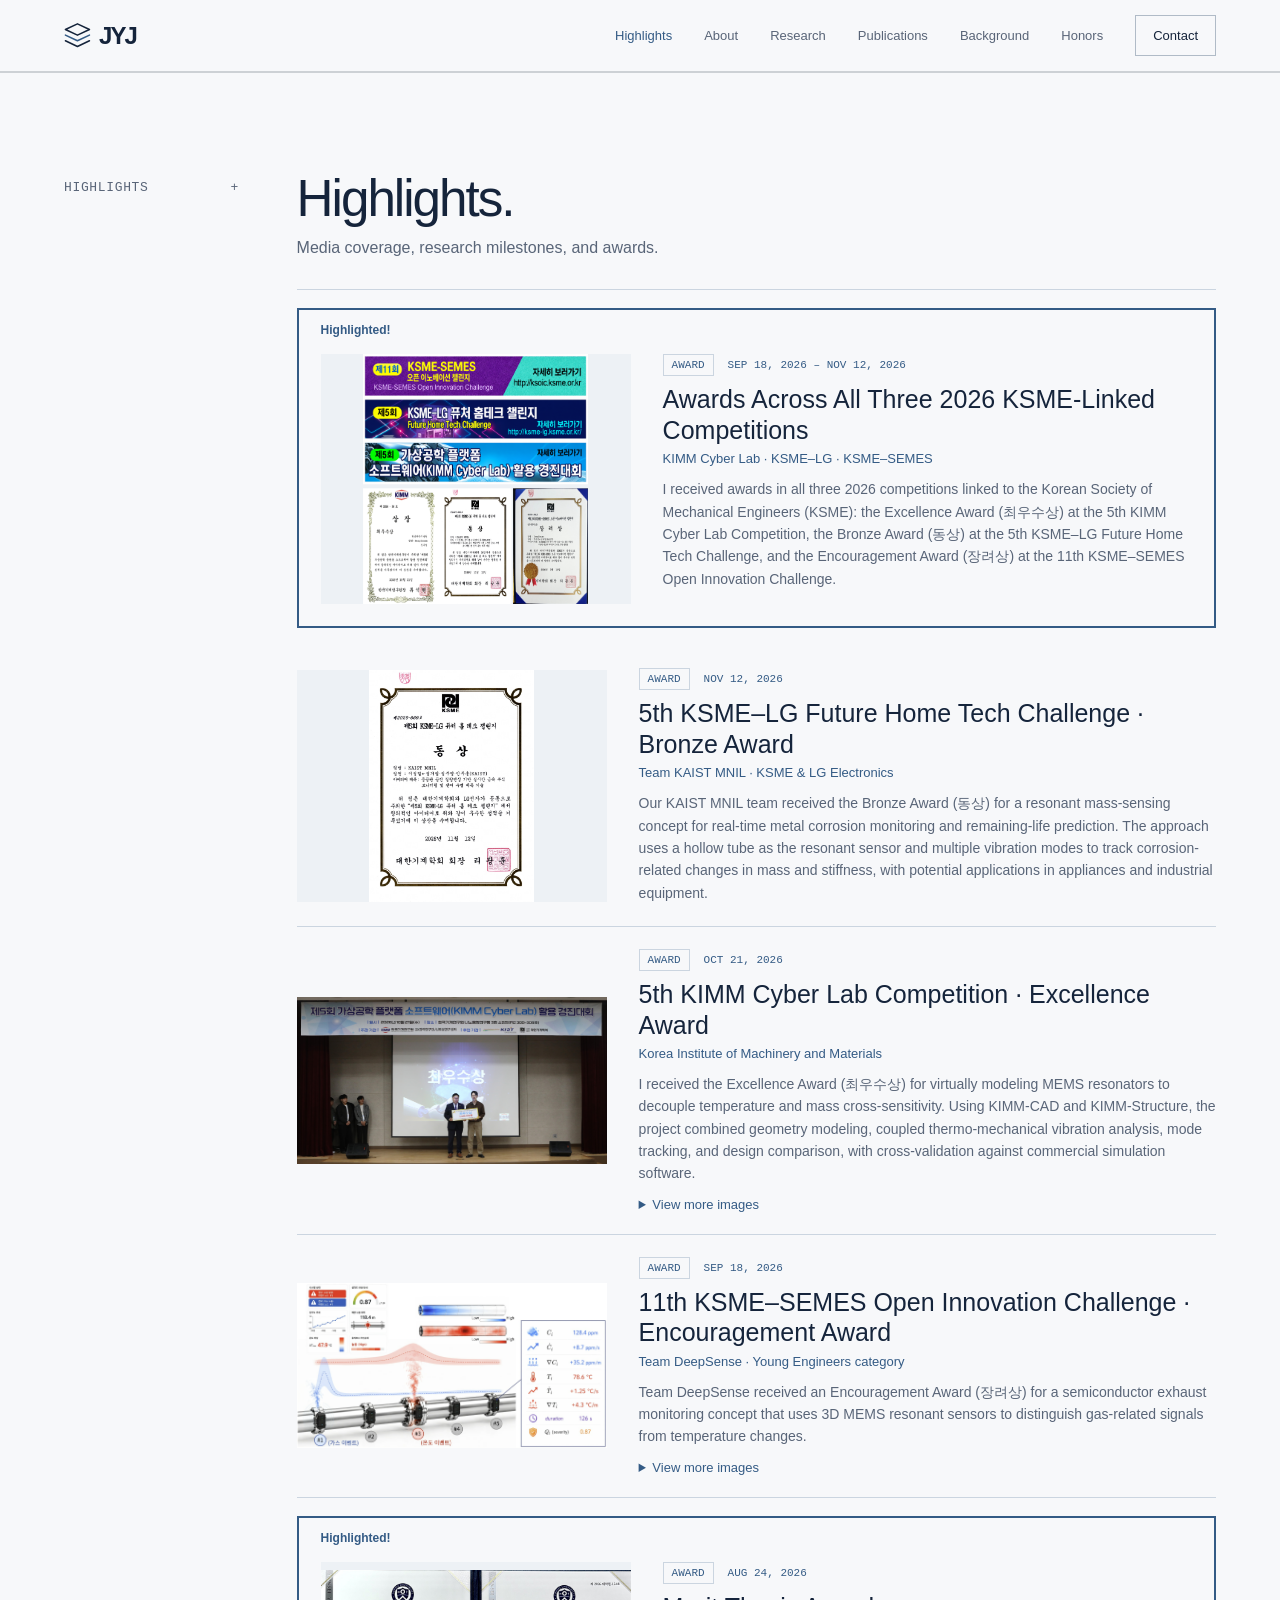
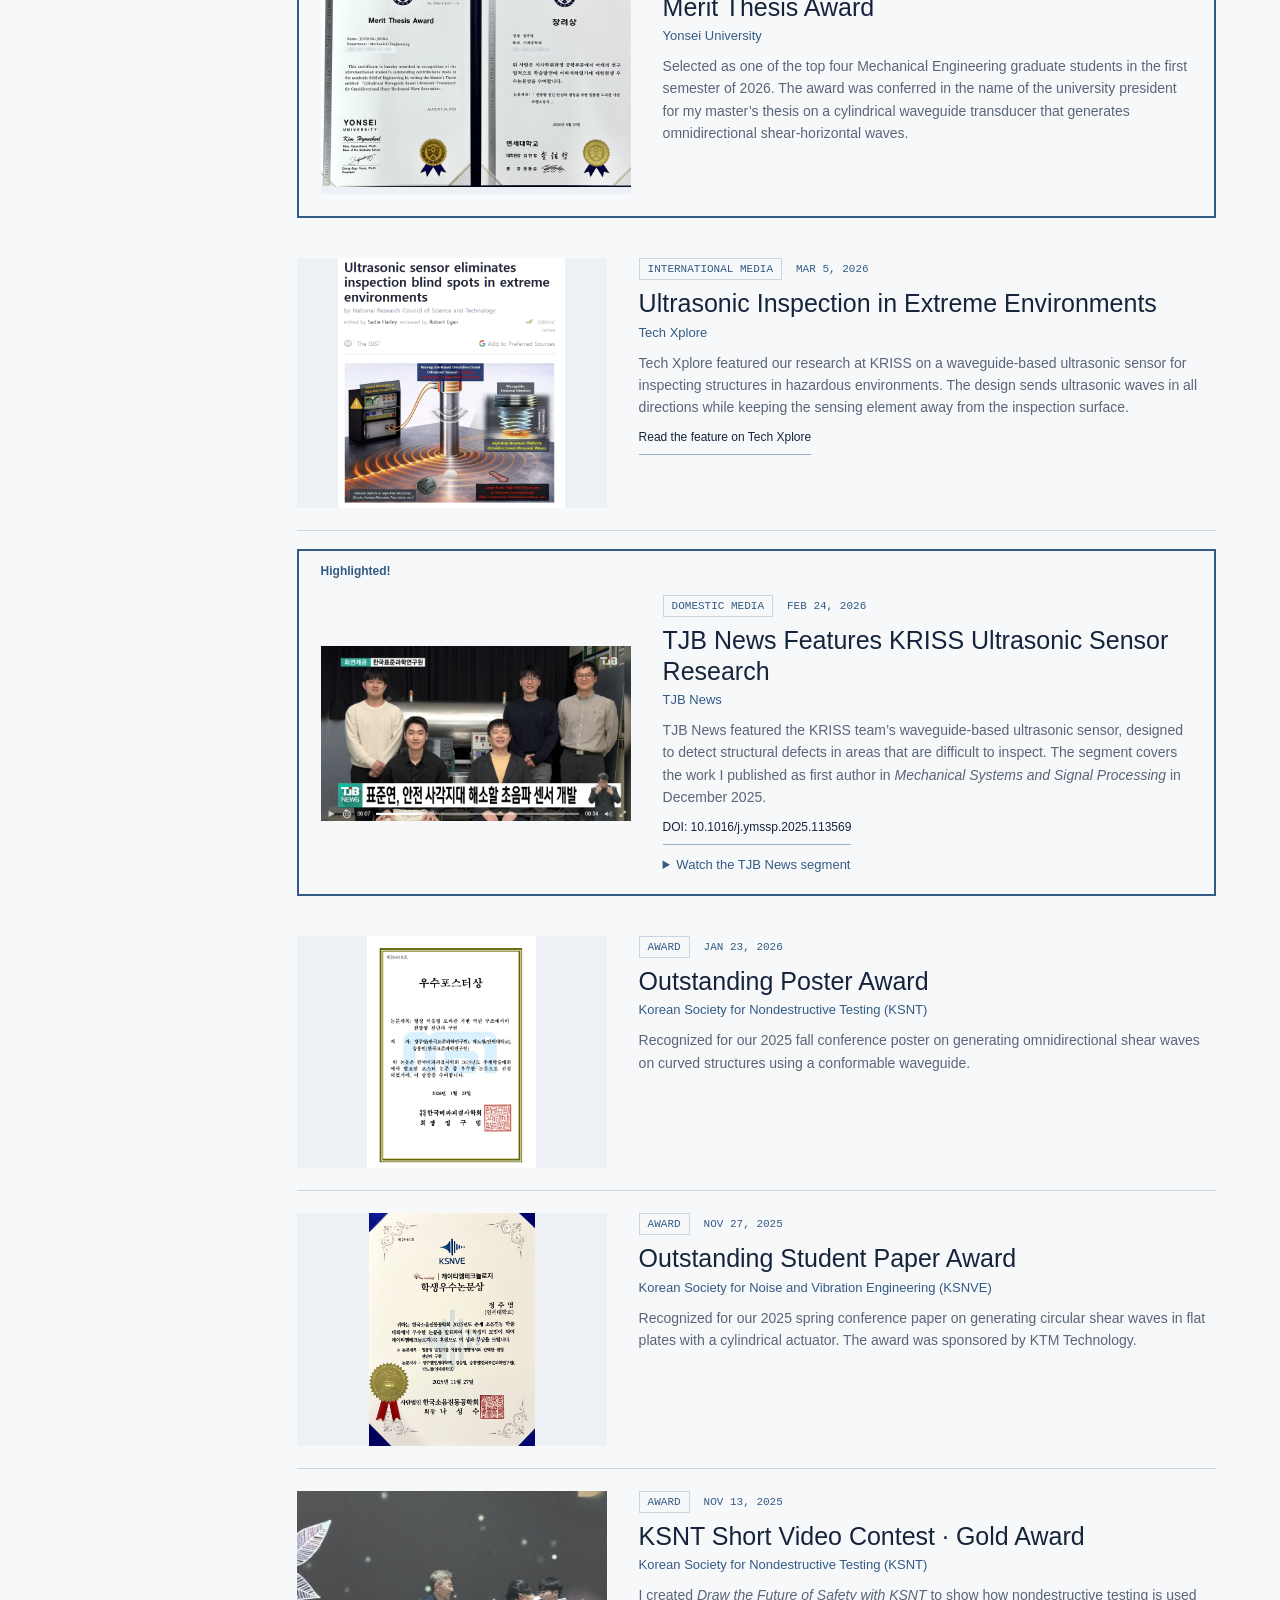
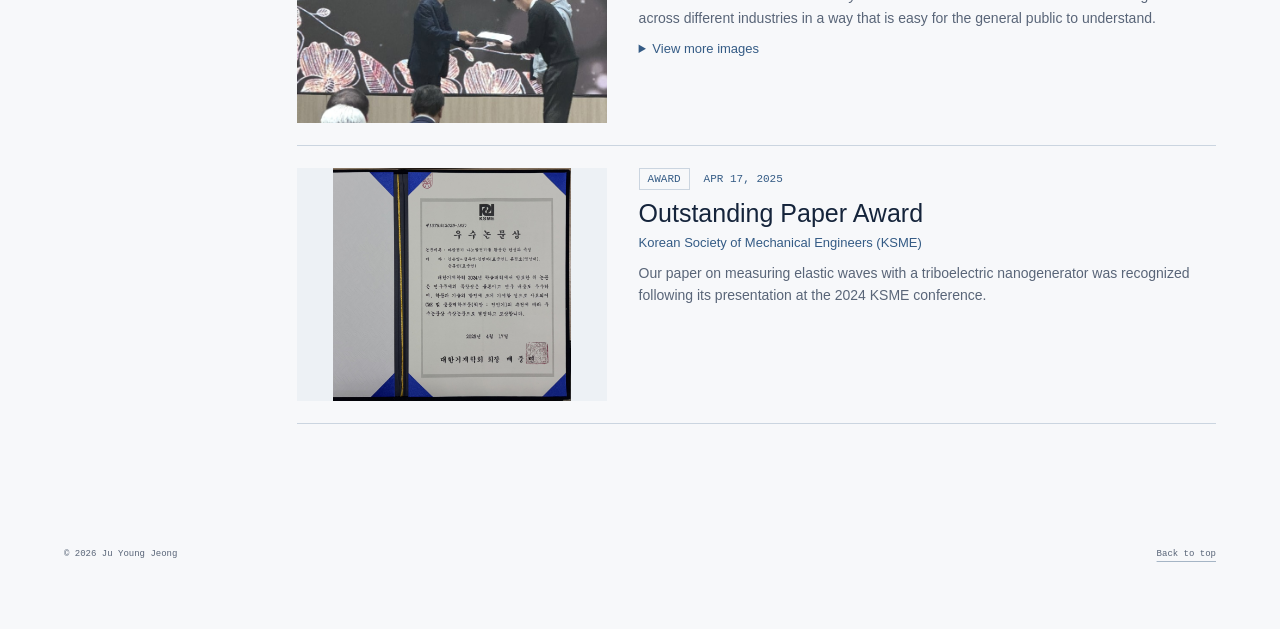
<file: highlights.html>
<!doctype html>
<html lang="en">
<head>
<meta charset="utf-8"><meta name="viewport" content="width=device-width,initial-scale=1">
<meta name="theme-color" content="#F7F8FA"><meta name="description" content="Ju Young Jeong — Ph.D. student at KAIST MNIL. Semiconductor microstructures, coupled mechanical systems, and advanced MEMS sensing.">
<title>Highlights — Ju Young Jeong · KAIST</title>
<meta property="og:type" content="website">
<meta property="og:url" content="https://juu-yooung.github.io/highlights.html">
<meta property="og:title" content="Ju Young Jeong | KAIST">
<meta property="og:description" content="Semiconductor microstructures, mechanics, and advanced MEMS sensing. Research & academic portfolio.">
<meta property="og:image" content="https://juu-yooung.github.io/images/share-card.png">
<meta property="og:image:type" content="image/png">
<meta property="og:image:width" content="1200">
<meta property="og:image:height" content="630">
<meta property="og:image:alt" content="Ju Young Jeong — Semiconductor, Mechanics, MEMS — KAIST">
<meta name="twitter:card" content="summary_large_image">
<meta name="twitter:title" content="Ju Young Jeong | KAIST">
<meta name="twitter:description" content="Semiconductor microstructures, mechanics, and advanced MEMS sensing.">
<meta name="twitter:image" content="https://juu-yooung.github.io/images/share-card.png">
<link rel="stylesheet" href="style.css?v=20261123-final"><script src="script.js?v=20261123-final" defer></script>
</head>
<body>
<a class="skip" href="#main">Skip to content</a>
<header><a class="wordmark" href="index.html#home" aria-label="Ju Young Jeong home"><svg class="wordmark-symbol" xmlns="http://www.w3.org/2000/svg" viewBox="0 0 38 40" width="27" height="28" aria-hidden="true" focusable="false"><path d="M2 12 19 4 36 12 19 20Z M2 28 19 36 36 28" fill="none" stroke="currentColor" stroke-width="2.2" stroke-linejoin="round" stroke-linecap="round"/><path class="wordmark-layer-accent" d="M2 20 19 28 36 20" fill="none" stroke-width="2.2" stroke-linejoin="round" stroke-linecap="round"/></svg>JYJ</a><button class="nav-toggle" type="button" aria-expanded="false" aria-controls="main-nav">Menu <span aria-hidden="true"><i class="ui-icon ui-menu" aria-hidden="true"></i></span></button><nav id="main-nav" aria-label="Main navigation"><a class="active" href="highlights.html#highlights" aria-current="page">Highlights</a><a href="index.html#about">About</a><a href="index.html#research">Research</a><a href="index.html#publications">Publications</a><a href="index.html#background">Background</a><a href="index.html#honors">Honors</a><a class="nav-contact" href="index.html#contact">Contact </a></nav></header>
<main id="main">
<section class="highlights section" id="highlights">
<div class="section-label"><span>HIGHLIGHTS</span><span aria-hidden="true">+</span></div>
<div class="section-body"><h2>Highlights.</h2><p class="highlights-intro">Media coverage, research milestones, and awards.</p>
<div class="highlight-grid">
  <article class="highlight-card highlight-featured" aria-labelledby="highlight-ksme-three-2026">
    <span class="highlight-featured-label">Highlighted!</span>
    <div class="highlight-cover highlight-cover-feature"><figure><a href="images/highlights/ksme-three-competitions-2026.png" target="_blank" rel="noopener"><img src="images/highlights/ksme-three-competitions-2026.png" alt="The three 2026 KSME-linked competitions and my KIMM, KSME–LG, and KSME–SEMES award certificates" loading="lazy" decoding="async"></a></figure></div>
    <div class="highlight-content">
      <div class="highlight-heading">
        <div class="highlight-meta"><span>Award</span><div class="highlight-date-range"><time datetime="2026-09-18">Sep 18, 2026</time> – <time datetime="2026-11-12">Nov 12, 2026</time></div></div>
        <h3 id="highlight-ksme-three-2026">Awards Across All Three 2026 KSME-Linked Competitions</h3>
        <p class="highlight-organization">KIMM Cyber Lab · KSME–LG · KSME–SEMES</p>
      </div>
      <p>I received awards in all three 2026 competitions linked to the Korean Society of Mechanical Engineers (KSME): the Excellence Award (최우수상) at the 5th KIMM Cyber Lab Competition, the Bronze Award (동상) at the 5th KSME–LG Future Home Tech Challenge, and the Encouragement Award (장려상) at the 11th KSME–SEMES Open Innovation Challenge.</p>
    </div>
  </article>
  <article class="highlight-card" aria-labelledby="highlight-lg-2026">
    <div class="highlight-cover"><figure><a href="images/highlights/lg-bronze-certificate.jpg" target="_blank" rel="noopener"><img src="images/highlights/lg-bronze-certificate.jpg" alt="Bronze Award certificate for team KAIST MNIL at the 5th KSME–LG Future Home Tech Challenge" loading="lazy" decoding="async"></a></figure></div>
    <div class="highlight-content">
      <div class="highlight-heading">
        <div class="highlight-meta"><span>Award</span><time datetime="2026-11-12">Nov 12, 2026</time></div>
        <h3 id="highlight-lg-2026">5th KSME–LG Future Home Tech Challenge · Bronze Award</h3>
        <p class="highlight-organization">Team KAIST MNIL · KSME &amp; LG Electronics</p>
      </div>
      <p>Our KAIST MNIL team received the Bronze Award (동상) for a resonant mass-sensing concept for real-time metal corrosion monitoring and remaining-life prediction. The approach uses a hollow tube as the resonant sensor and multiple vibration modes to track corrosion-related changes in mass and stiffness, with potential applications in appliances and industrial equipment.</p>
    </div>
  </article>
  <article class="highlight-card" aria-labelledby="highlight-1">
    <div class="highlight-cover highlight-cover-feature"><figure><a href="images/highlights/kimm-ceremony-2026.jpg" target="_blank" rel="noopener"><img src="images/highlights/kimm-ceremony-2026.jpg" alt="DeepSense receiving the Excellence Award at the 5th KIMM Cyber Lab Competition" loading="lazy" decoding="async"></a></figure></div>
    <div class="highlight-content">
      <div class="highlight-heading">
        <div class="highlight-meta"><span>Award</span><time datetime="2026-10-21">Oct 21, 2026</time></div>
        <h3 id="highlight-1">5th KIMM Cyber Lab Competition · Excellence Award</h3>
        <p class="highlight-organization">Korea Institute of Machinery and Materials</p>
      </div>
      <p>I received the Excellence Award (최우수상) for virtually modeling MEMS resonators to decouple temperature and mass cross-sensitivity. Using KIMM-CAD and KIMM-Structure, the project combined geometry modeling, coupled thermo-mechanical vibration analysis, mode tracking, and design comparison, with cross-validation against commercial simulation software.</p>
      <details class="highlight-details"><summary>View more images</summary><div class="highlight-gallery"><figure><a href="images/highlights/kimm-group-2026.jpg" target="_blank" rel="noopener"><img src="images/highlights/kimm-group-2026.jpg" alt="Participants at the 5th KIMM Cyber Lab Competition" loading="lazy" decoding="async"></a><figcaption>Participants at the 5th KIMM Cyber Lab Competition</figcaption></figure><figure><a href="images/highlights/kimm-certificate-2026.jpg" target="_blank" rel="noopener"><img src="images/highlights/kimm-certificate-2026.jpg" alt="Excellence Award certificate · October 21, 2026" loading="lazy" decoding="async"></a><figcaption>Excellence Award certificate · October 21, 2026</figcaption></figure></div></details>
    </div>
  </article>
  <article class="highlight-card" aria-labelledby="highlight-2">
    <div class="highlight-cover highlight-cover-feature"><figure><a href="images/highlights/deepsense-monitoring.png" target="_blank" rel="noopener"><img src="images/highlights/deepsense-monitoring.png" alt="Concept illustration showing gas and temperature events along a pipe" loading="lazy" decoding="async"></a></figure></div>
    <div class="highlight-content">
      <div class="highlight-heading">
        <div class="highlight-meta"><span>Award</span><time datetime="2026-09-18">Sep 18, 2026</time></div>
        <h3 id="highlight-2">11th KSME–SEMES Open Innovation Challenge · Encouragement Award</h3>
        <p class="highlight-organization">Team DeepSense · Young Engineers category</p>
      </div>
      <p>Team DeepSense received an Encouragement Award (<span lang="ko">장려상</span>) for a semiconductor exhaust monitoring concept that uses 3D MEMS resonant sensors to distinguish gas-related signals from temperature changes.</p>
      <details class="highlight-details"><summary>View more images</summary><div class="highlight-gallery"><figure><a href="images/highlights/deepsense-sensor.png" target="_blank" rel="noopener"><img src="images/highlights/deepsense-sensor.png" alt="Sensor assembly and replaceable cartridge" loading="lazy" decoding="async"></a><figcaption>Sensor assembly and replaceable cartridge</figcaption></figure>
<figure><a href="images/highlights/deepsense-response.png" target="_blank" rel="noopener"><img src="images/highlights/deepsense-response.png" alt="Resonant responses to gas-related mass changes and temperature" loading="lazy" decoding="async"></a><figcaption>Resonant responses to gas-related mass changes and temperature</figcaption></figure>
<figure><a href="images/highlights/deepsense-certificate.jpg" target="_blank" rel="noopener"><img src="images/highlights/deepsense-certificate.jpg" alt="Award certificate" loading="lazy" decoding="async"></a><figcaption>Award certificate</figcaption></figure></div></details>
    </div>
  </article>
  <article class="highlight-card highlight-featured" aria-labelledby="highlight-3">
    <span class="highlight-featured-label">Highlighted!</span>
    <div class="highlight-cover "><figure><a href="images/highlights/yonsei-thesis-award-soft.svg" target="_blank" rel="noopener"><img src="images/highlights/yonsei-thesis-award-soft.svg" alt="Yonsei University Merit Thesis Award certificate" loading="lazy" decoding="async"></a></figure></div>
    <div class="highlight-content">
      <div class="highlight-heading">
        <div class="highlight-meta"><span>Award</span><time datetime="2026-08-24">Aug 24, 2026</time></div>
        <h3 id="highlight-3">Merit Thesis Award</h3>
        <p class="highlight-organization">Yonsei University</p>
      </div>
      <p>Selected as one of the top four Mechanical Engineering graduate students in the first semester of 2026. The award was conferred in the name of the university president for my master’s thesis on a cylindrical waveguide transducer that generates omnidirectional shear-horizontal waves.</p>
      
    </div>
  </article>
  <article class="highlight-card" aria-labelledby="highlight-4">
    <div class="highlight-cover highlight-cover-feature"><figure><a href="images/highlights/tech-xplore-sensor-feature.png" target="_blank" rel="noopener"><img src="images/highlights/tech-xplore-sensor-feature.png" alt="Tech Xplore article headline and illustration of the omnidirectional ultrasonic sensor" loading="lazy" decoding="async"></a></figure></div>
    <div class="highlight-content">
      <div class="highlight-heading">
        <div class="highlight-meta"><span>International Media</span><time datetime="2026-03-05">Mar 5, 2026</time></div>
        <h3 id="highlight-4">Ultrasonic Inspection in Extreme Environments</h3>
        <p class="highlight-organization">Tech Xplore</p>
      </div>
      <p>Tech Xplore featured our research at KRISS on a waveguide-based ultrasonic sensor for inspecting structures in hazardous environments. The design sends ultrasonic waves in all directions while keeping the sensing element away from the inspection surface.</p>
      <a class="text-link" href="https://techxplore.com/news/2026-03-ultrasonic-sensor-extreme-environments.html" target="_blank" rel="noopener noreferrer">Read the feature on Tech Xplore</a>
    </div>
  </article>
  <article class="highlight-card highlight-featured" aria-labelledby="highlight-5">
    <span class="highlight-featured-label">Highlighted!</span>
    <div class="highlight-cover highlight-cover-feature"><figure><a href="images/highlights/tjb-news.png" target="_blank" rel="noopener"><img src="images/highlights/tjb-news.png" alt="TJB News broadcast showing the KRISS research team" loading="lazy" decoding="async"></a></figure></div>
    <div class="highlight-content">
      <div class="highlight-heading">
        <div class="highlight-meta"><span>Domestic Media</span><time datetime="2026-02-24">Feb 24, 2026</time></div>
        <h3 id="highlight-5">TJB News Features KRISS Ultrasonic Sensor Research</h3>
        <p class="highlight-organization">TJB News</p>
      </div>
      <p>TJB News featured the KRISS team’s waveguide-based ultrasonic sensor, designed to detect structural defects in areas that are difficult to inspect. The segment covers the work I published as first author in <em>Mechanical Systems and Signal Processing</em> in December 2025.</p>
      <a class="text-link" href="https://doi.org/10.1016/j.ymssp.2025.113569" target="_blank" rel="noopener noreferrer">DOI: 10.1016/j.ymssp.2025.113569</a>
      <details class="highlight-details"><summary>Watch the TJB News segment</summary><video controls preload="none" playsinline poster="images/highlights/tjb-news.png" aria-label="TJB News segment about the KRISS ultrasonic sensor"><source src="images/highlights/tjb-news.mp4" type="video/mp4"></video></details>
    </div>
  </article>
  <article class="highlight-card" aria-labelledby="highlight-6">
    <div class="highlight-cover "><figure><a href="images/highlights/ksnt-poster-award.jpg" target="_blank" rel="noopener"><img src="images/highlights/ksnt-poster-award.jpg" alt="KSNT Outstanding Poster Award certificate" loading="lazy" decoding="async"></a></figure></div>
    <div class="highlight-content">
      <div class="highlight-heading">
        <div class="highlight-meta"><span>Award</span><time datetime="2026-01-23">Jan 23, 2026</time></div>
        <h3 id="highlight-6">Outstanding Poster Award</h3>
        <p class="highlight-organization">Korean Society for Nondestructive Testing (KSNT)</p>
      </div>
      <p>Recognized for our 2025 fall conference poster on generating omnidirectional shear waves on curved structures using a conformable waveguide.</p>
      
    </div>
  </article>
  <article class="highlight-card" aria-labelledby="highlight-7">
    <div class="highlight-cover "><figure><a href="images/highlights/ksnve-student-paper.jpg" target="_blank" rel="noopener"><img src="images/highlights/ksnve-student-paper.jpg" alt="KSNVE Outstanding Student Paper Award certificate" loading="lazy" decoding="async"></a></figure></div>
    <div class="highlight-content">
      <div class="highlight-heading">
        <div class="highlight-meta"><span>Award</span><time datetime="2025-11-27">Nov 27, 2025</time></div>
        <h3 id="highlight-7">Outstanding Student Paper Award</h3>
        <p class="highlight-organization">Korean Society for Noise and Vibration Engineering (KSNVE)</p>
      </div>
      <p>Recognized for our 2025 spring conference paper on generating circular shear waves in flat plates with a cylindrical actuator. The award was sponsored by KTM Technology.</p>
      
    </div>
  </article>
  <article class="highlight-card" aria-labelledby="highlight-8">
    <div class="highlight-cover highlight-cover-feature"><figure><a href="images/highlights/ksnt-short-award.jpg" target="_blank" rel="noopener"><img src="images/highlights/ksnt-short-award.jpg" alt="Award ceremony for the KSNT Short Video Contest" loading="lazy" decoding="async"></a></figure></div>
    <div class="highlight-content">
      <div class="highlight-heading">
        <div class="highlight-meta"><span>Award</span><time datetime="2025-11-13">Nov 13, 2025</time></div>
        <h3 id="highlight-8">KSNT Short Video Contest · Gold Award</h3>
        <p class="highlight-organization">Korean Society for Nondestructive Testing (KSNT)</p>
      </div>
      <p>I created <em>Draw the Future of Safety with KSNT</em> to show how nondestructive testing is used across different industries in a way that is easy for the general public to understand.</p>
      <details class="highlight-details"><summary>View more images</summary><div class="highlight-gallery"><figure><a href="images/highlights/ndt-offshore.png" target="_blank" rel="noopener"><img src="images/highlights/ndt-offshore.png" alt="Short film still on offshore structural monitoring" loading="lazy" decoding="async"></a><figcaption>Short film still on offshore structural monitoring</figcaption></figure>
<figure><a href="images/highlights/ndt-inspection.png" target="_blank" rel="noopener"><img src="images/highlights/ndt-inspection.png" alt="Short film still on connected inspection tools" loading="lazy" decoding="async"></a><figcaption>Short film still on connected inspection tools</figcaption></figure>
<figure><a href="images/highlights/ksnt-short-certificate.jpg" target="_blank" rel="noopener"><img src="images/highlights/ksnt-short-certificate.jpg" alt="Gold Award certificate" loading="lazy" decoding="async"></a><figcaption>Gold Award certificate</figcaption></figure></div></details>
    </div>
  </article>
  <article class="highlight-card" aria-labelledby="highlight-9">
    <div class="highlight-cover "><figure><a href="images/highlights/ksme-paper-award.jpg" target="_blank" rel="noopener"><img src="images/highlights/ksme-paper-award.jpg" alt="KSME Outstanding Paper Award certificate" loading="lazy" decoding="async"></a></figure></div>
    <div class="highlight-content">
      <div class="highlight-heading">
        <div class="highlight-meta"><span>Award</span><time datetime="2025-04-17">Apr 17, 2025</time></div>
        <h3 id="highlight-9">Outstanding Paper Award</h3>
        <p class="highlight-organization">Korean Society of Mechanical Engineers (KSME)</p>
      </div>
      <p>Our paper on measuring elastic waves with a triboelectric nanogenerator was recognized following its presentation at the 2024 KSME conference.</p>
      
    </div>
  </article>
</div></div></section>
</main><footer><span>© 2026 Ju Young Jeong</span><a href="index.html#home">Back to top</a></footer><button hidden class="motion-toggle" type="button" aria-pressed="false">Pause motion <span><i class="ui-icon ui-pause" aria-hidden="true"></i></span></button>
</body></html>
</file>
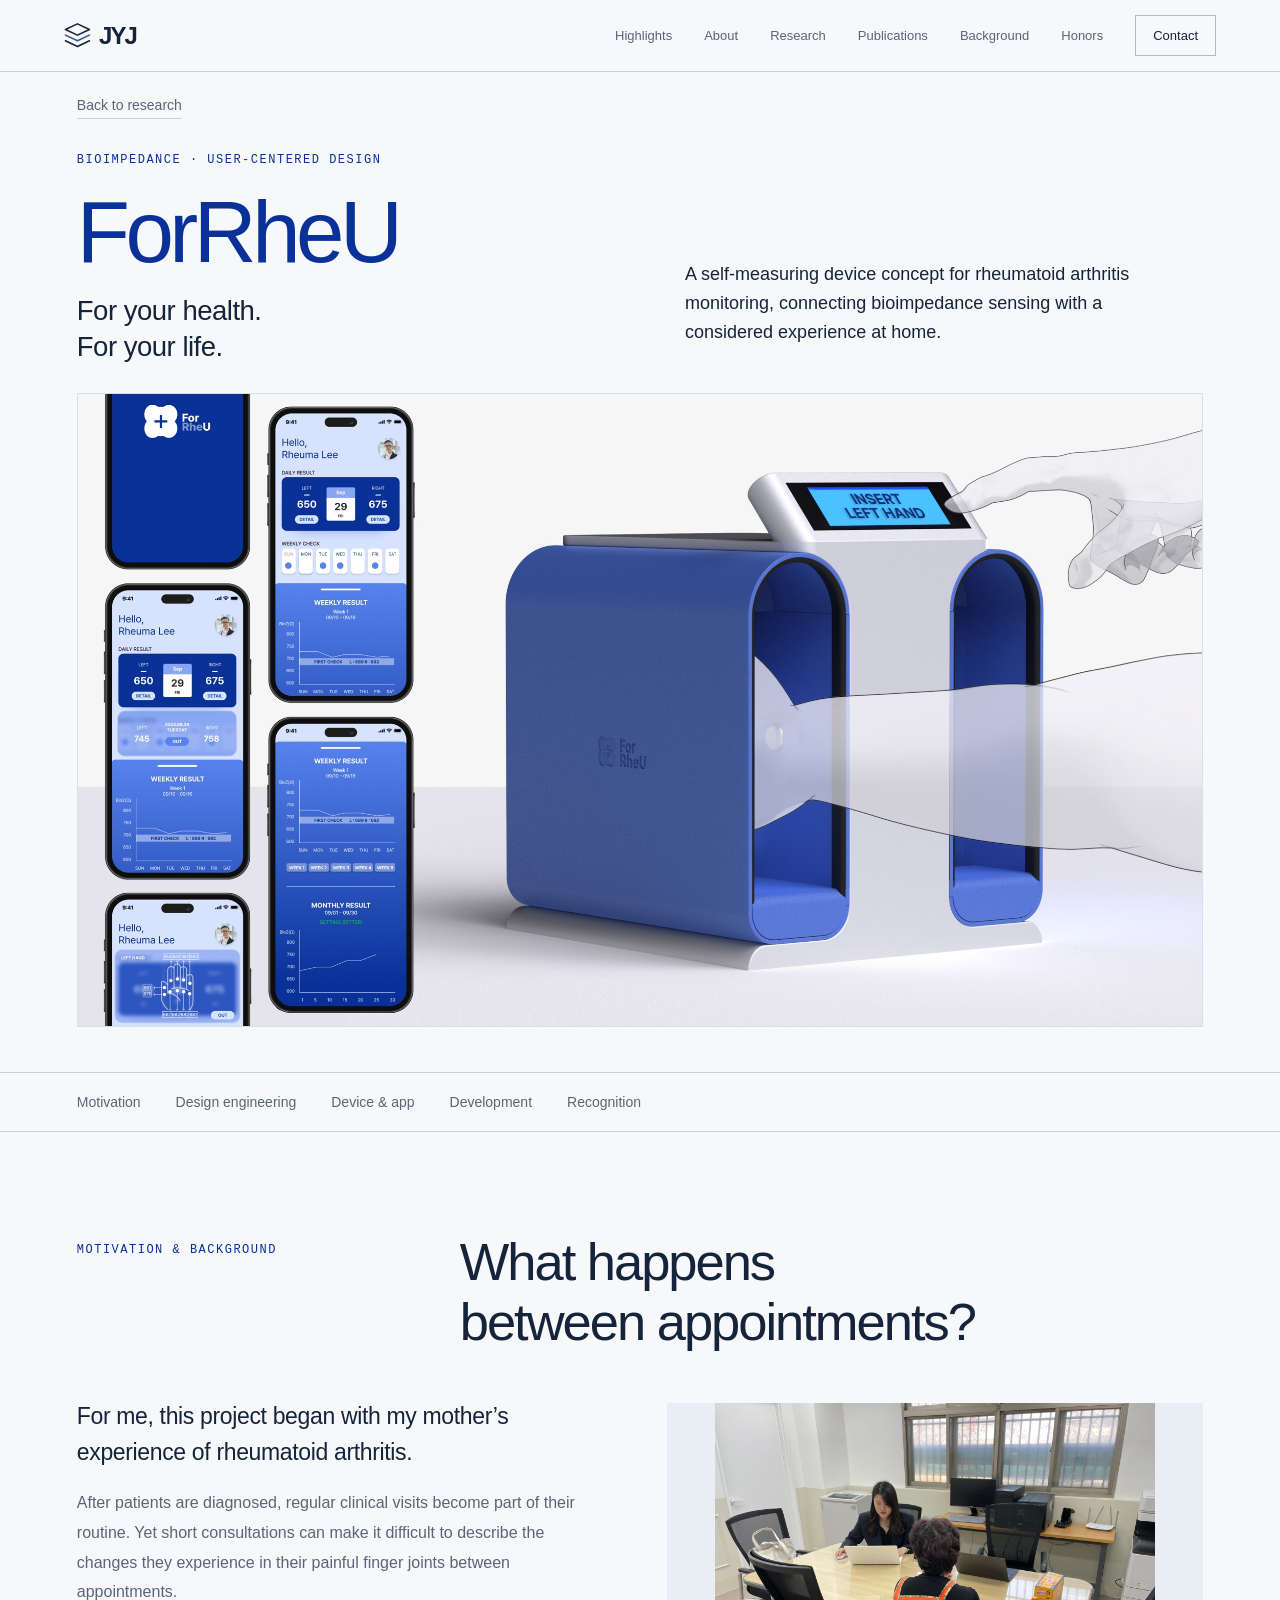
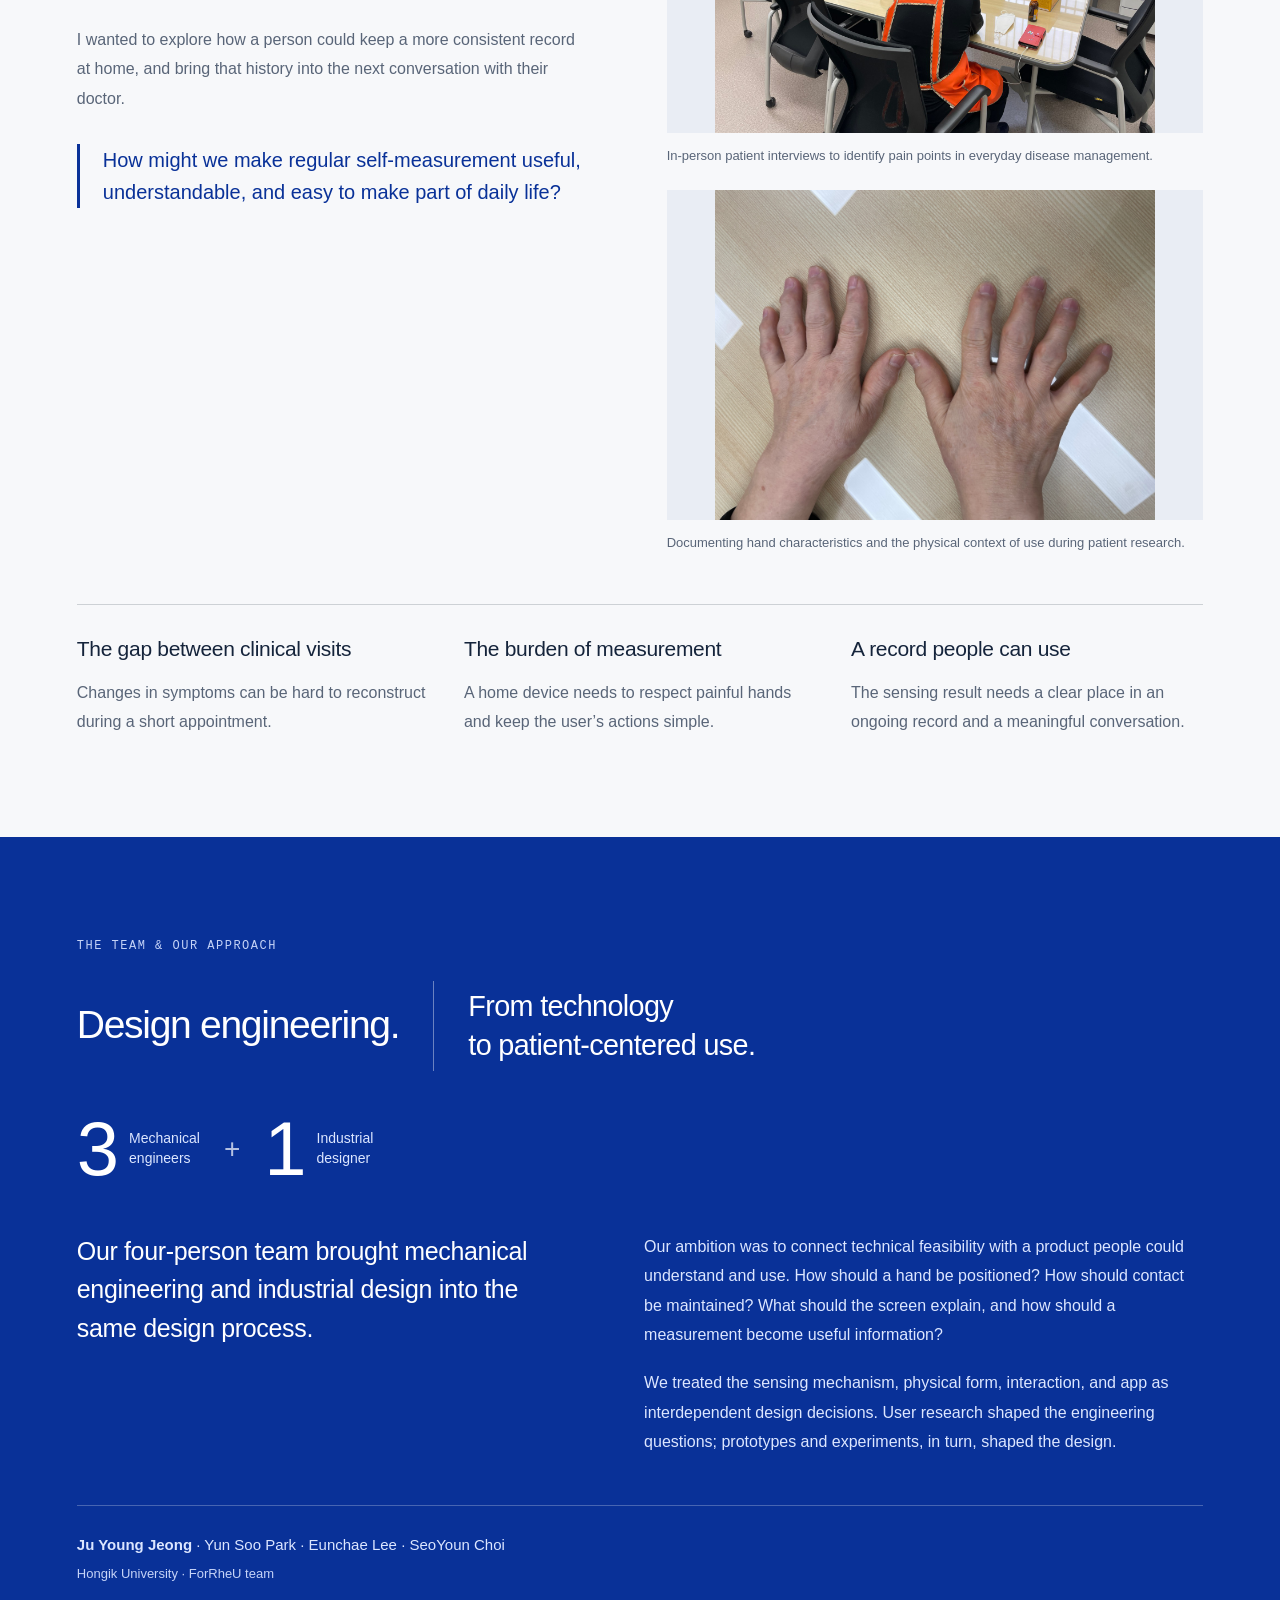
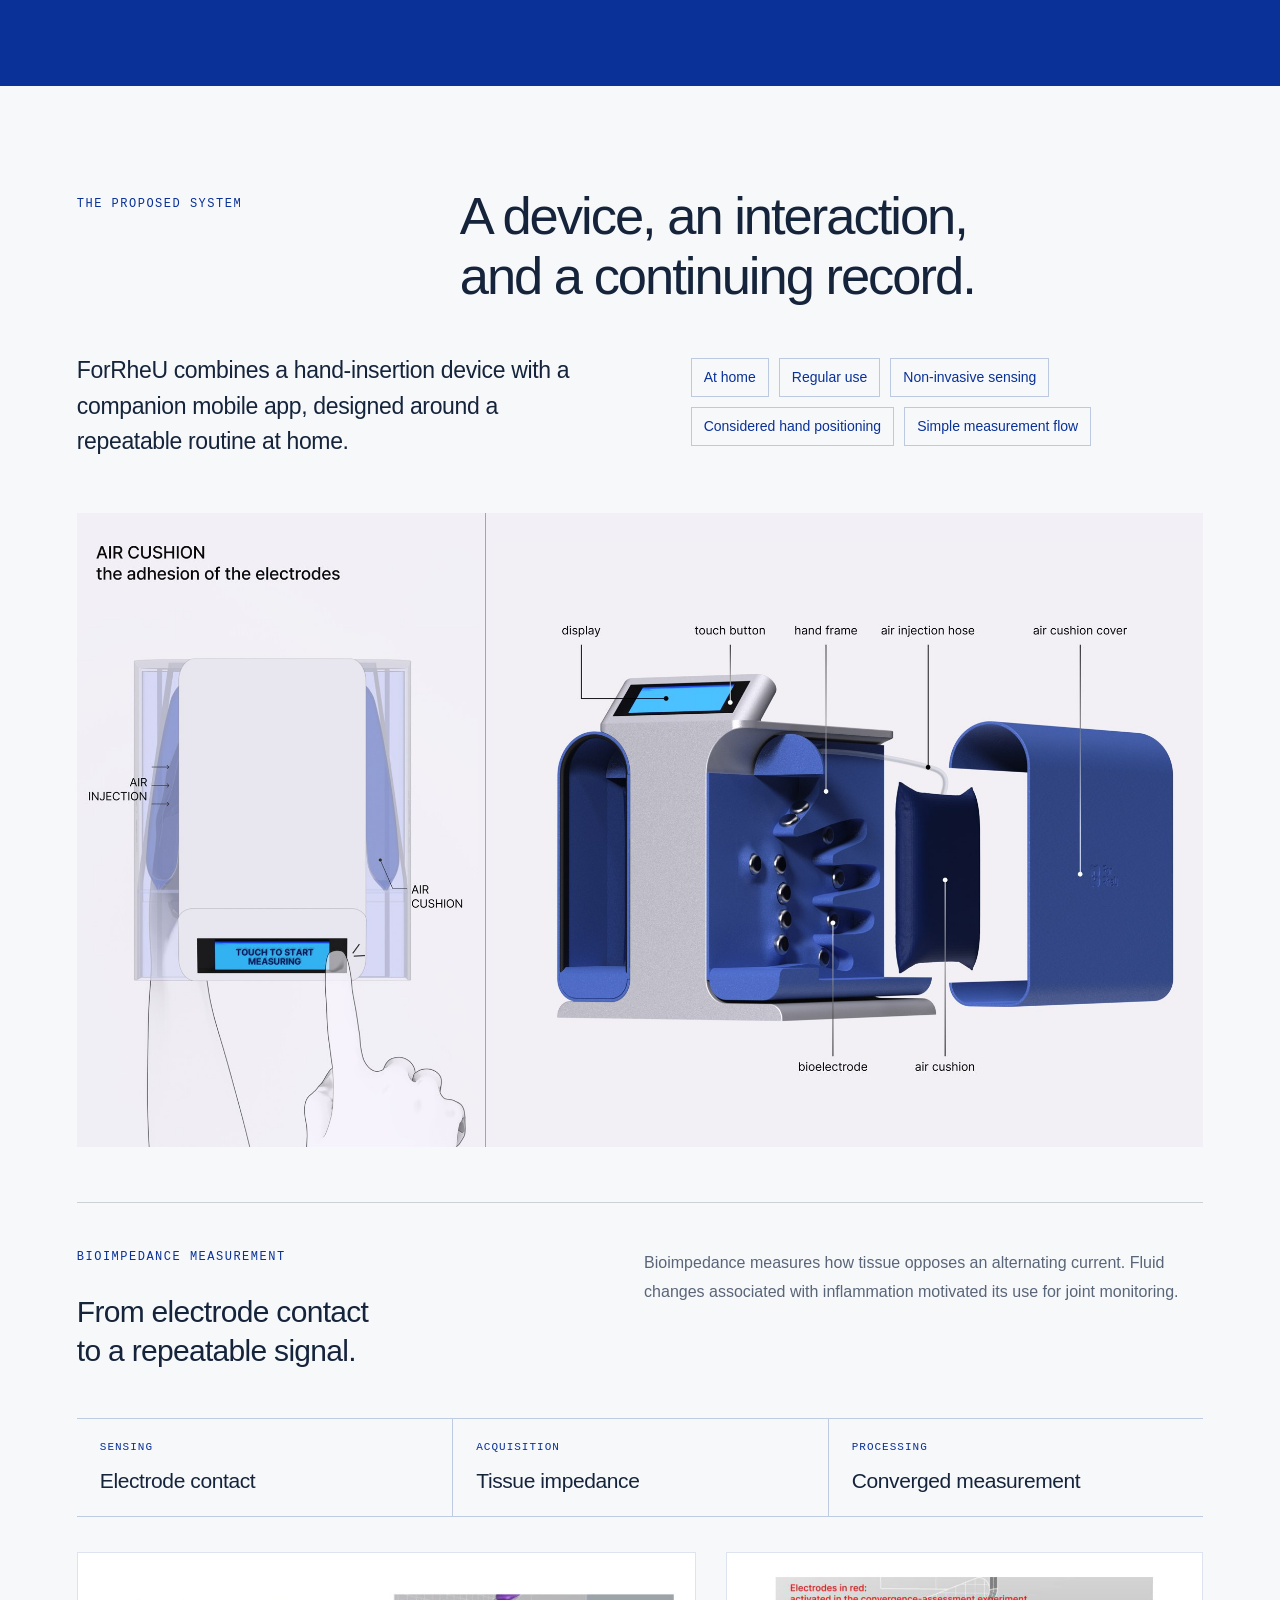
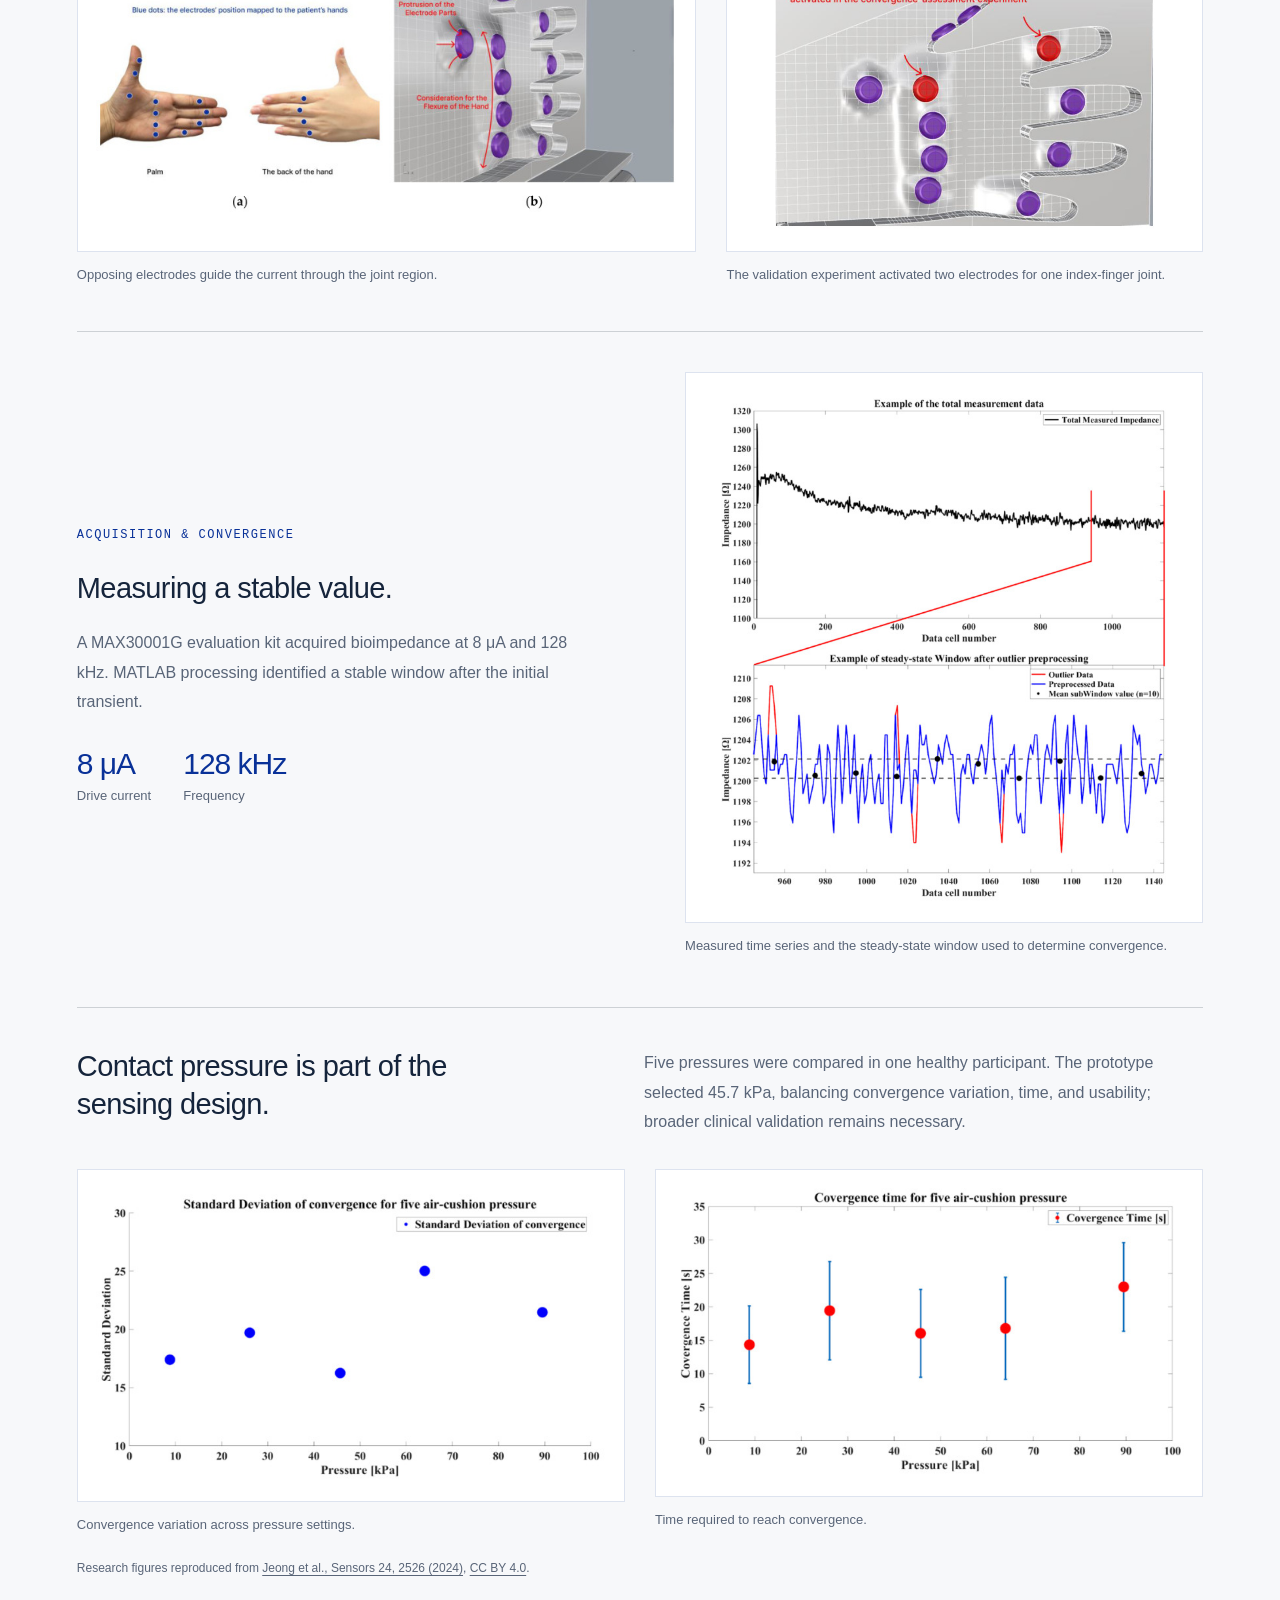
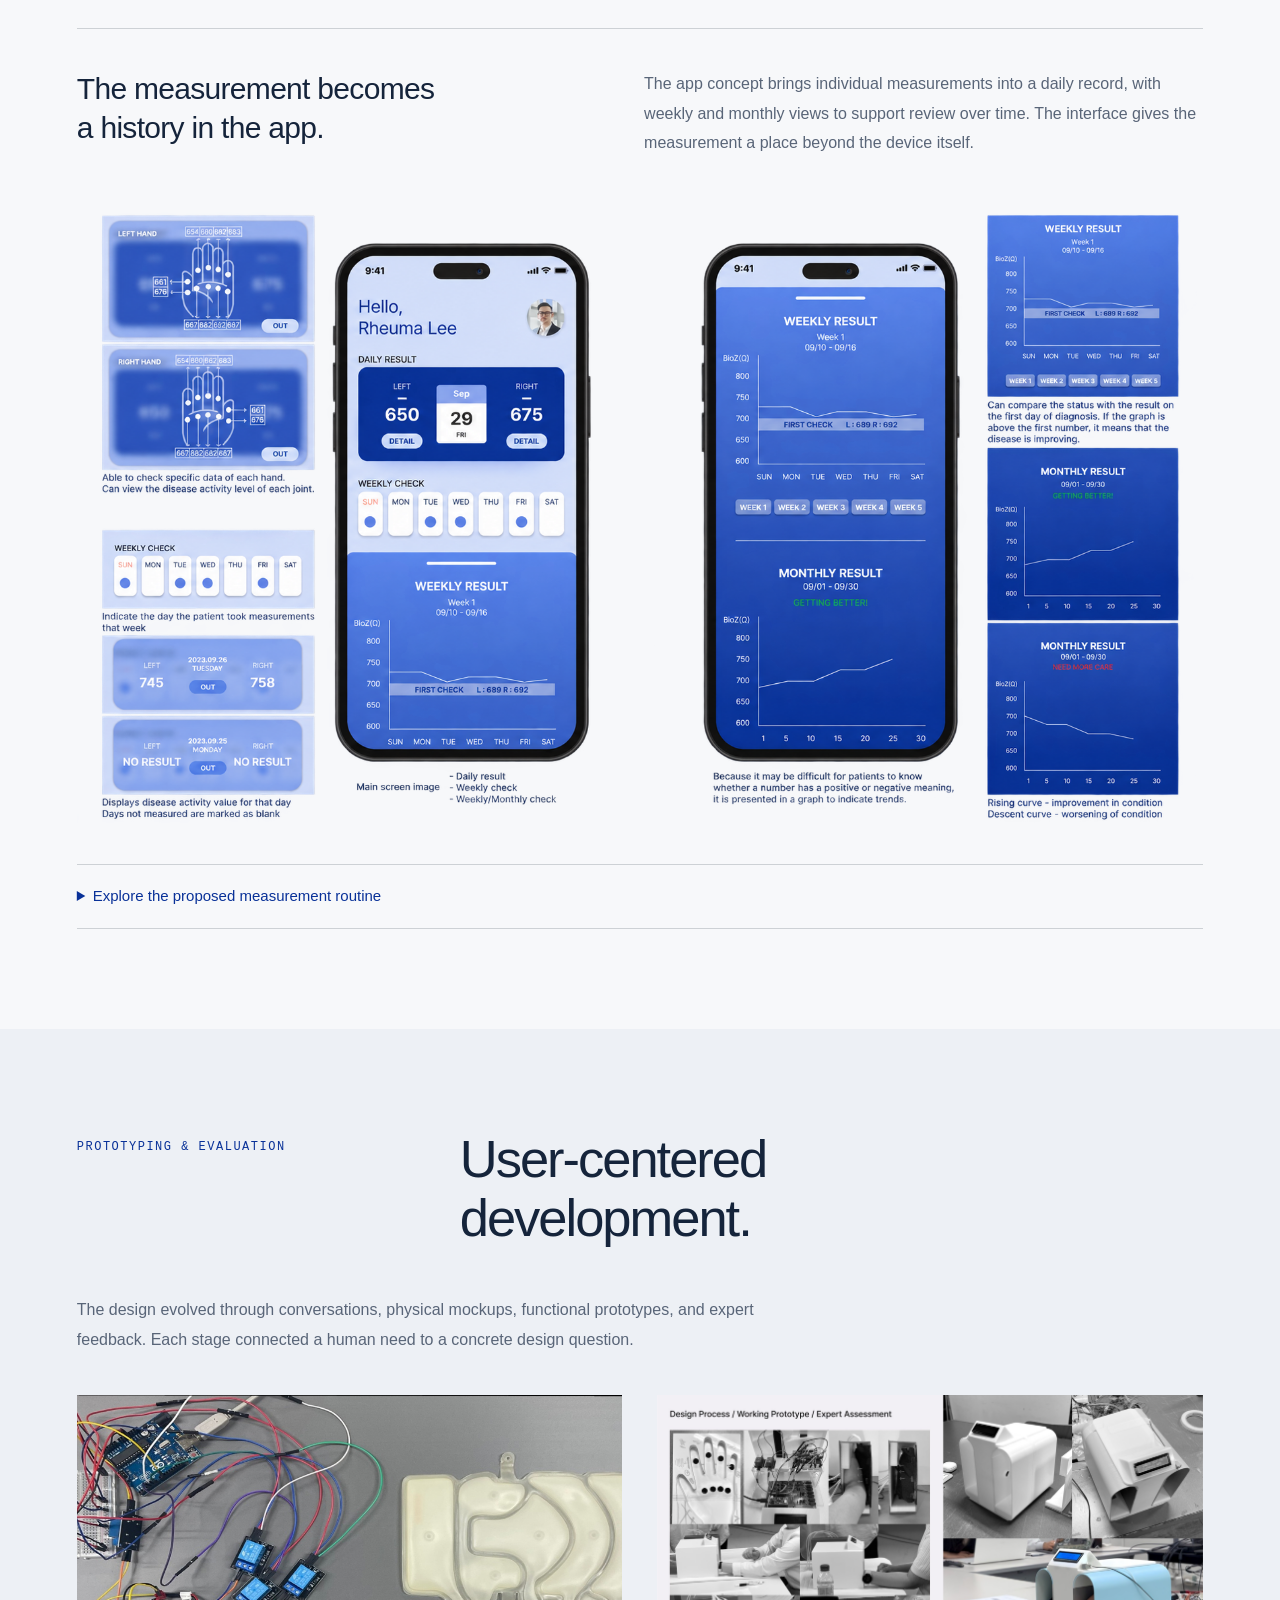
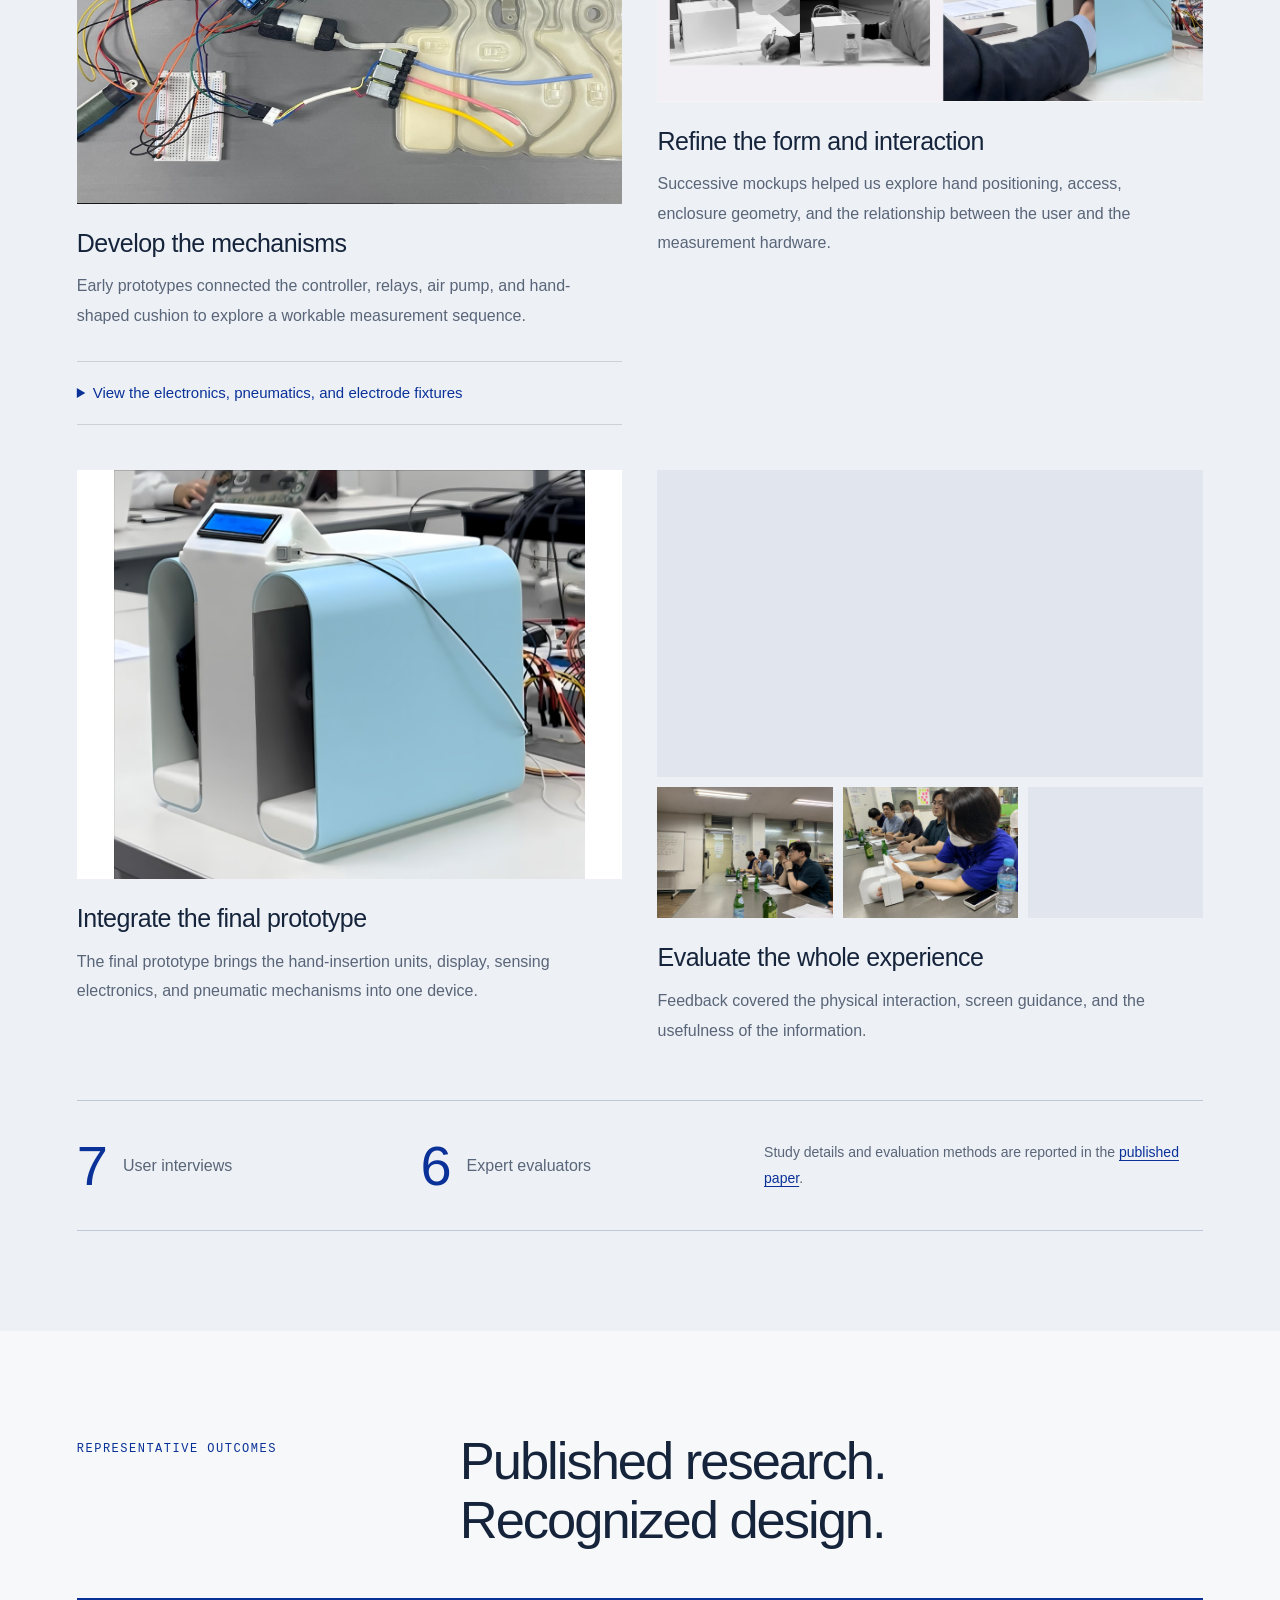
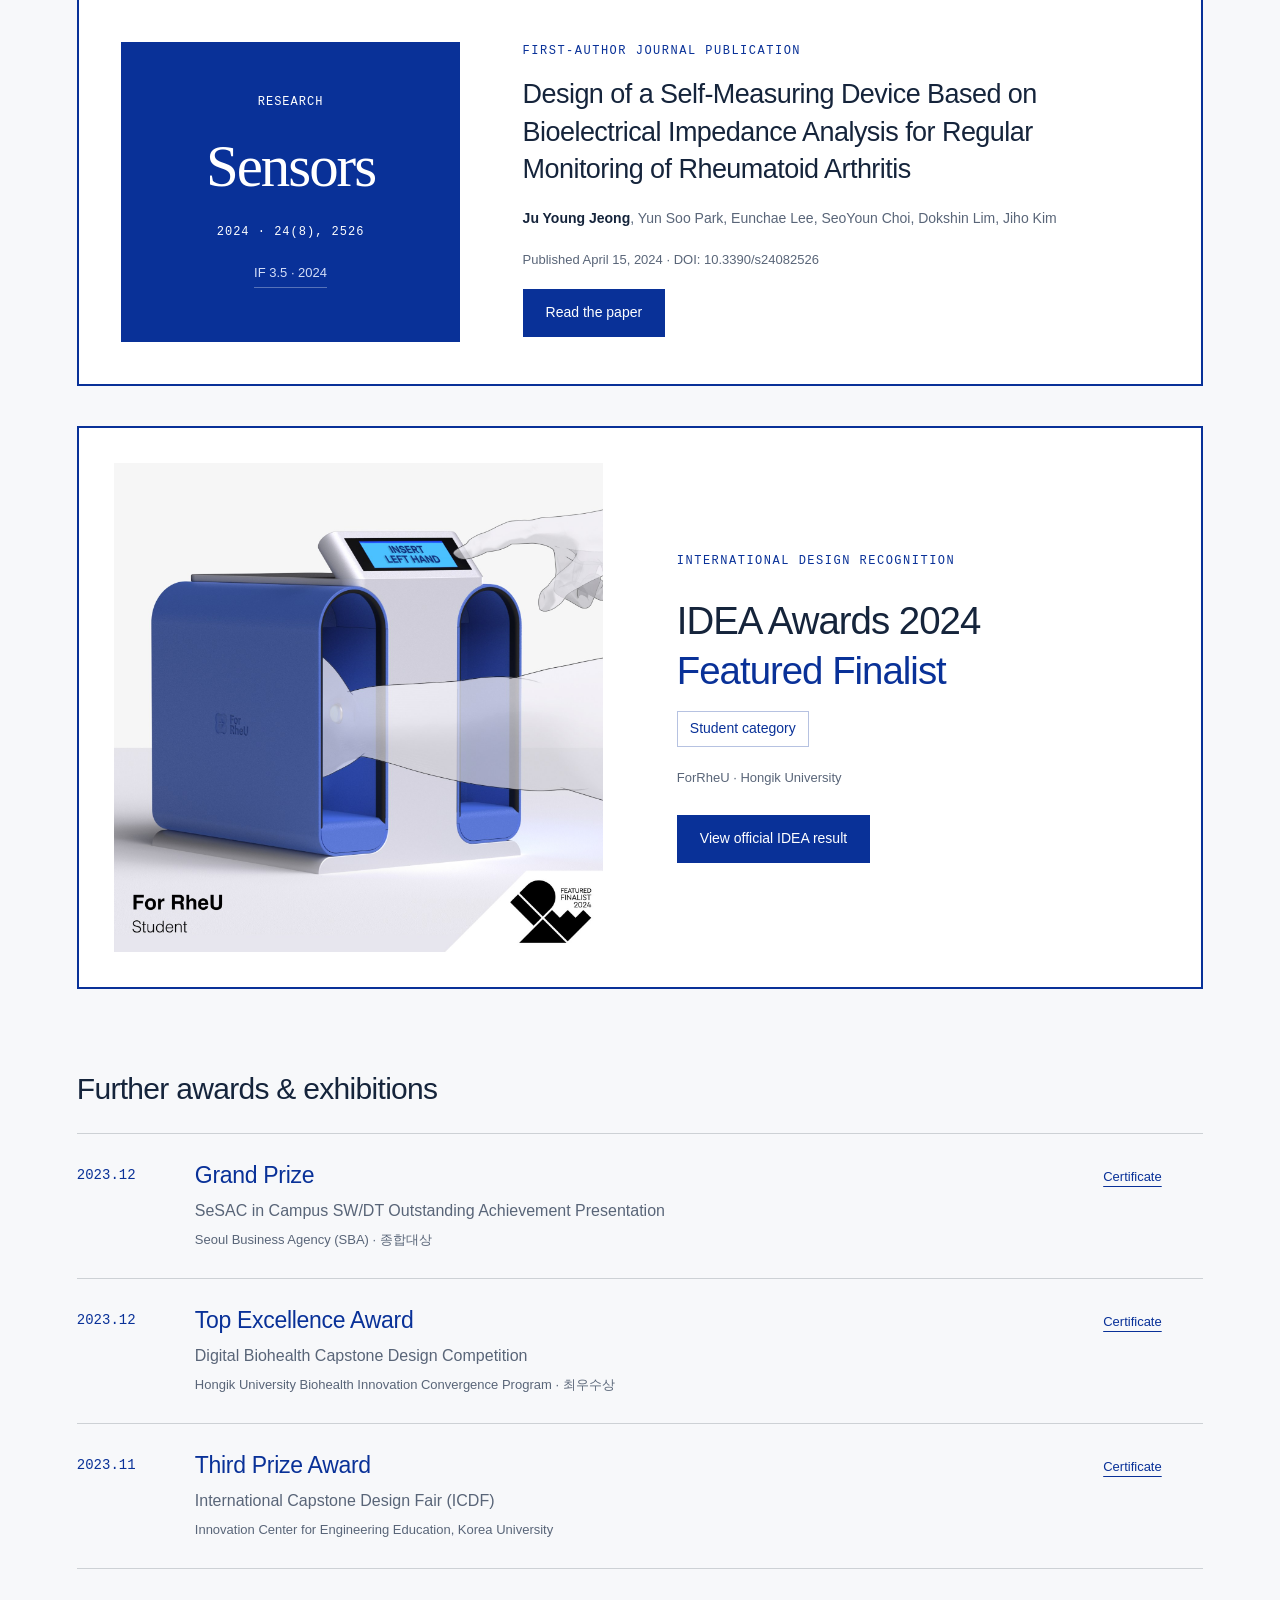
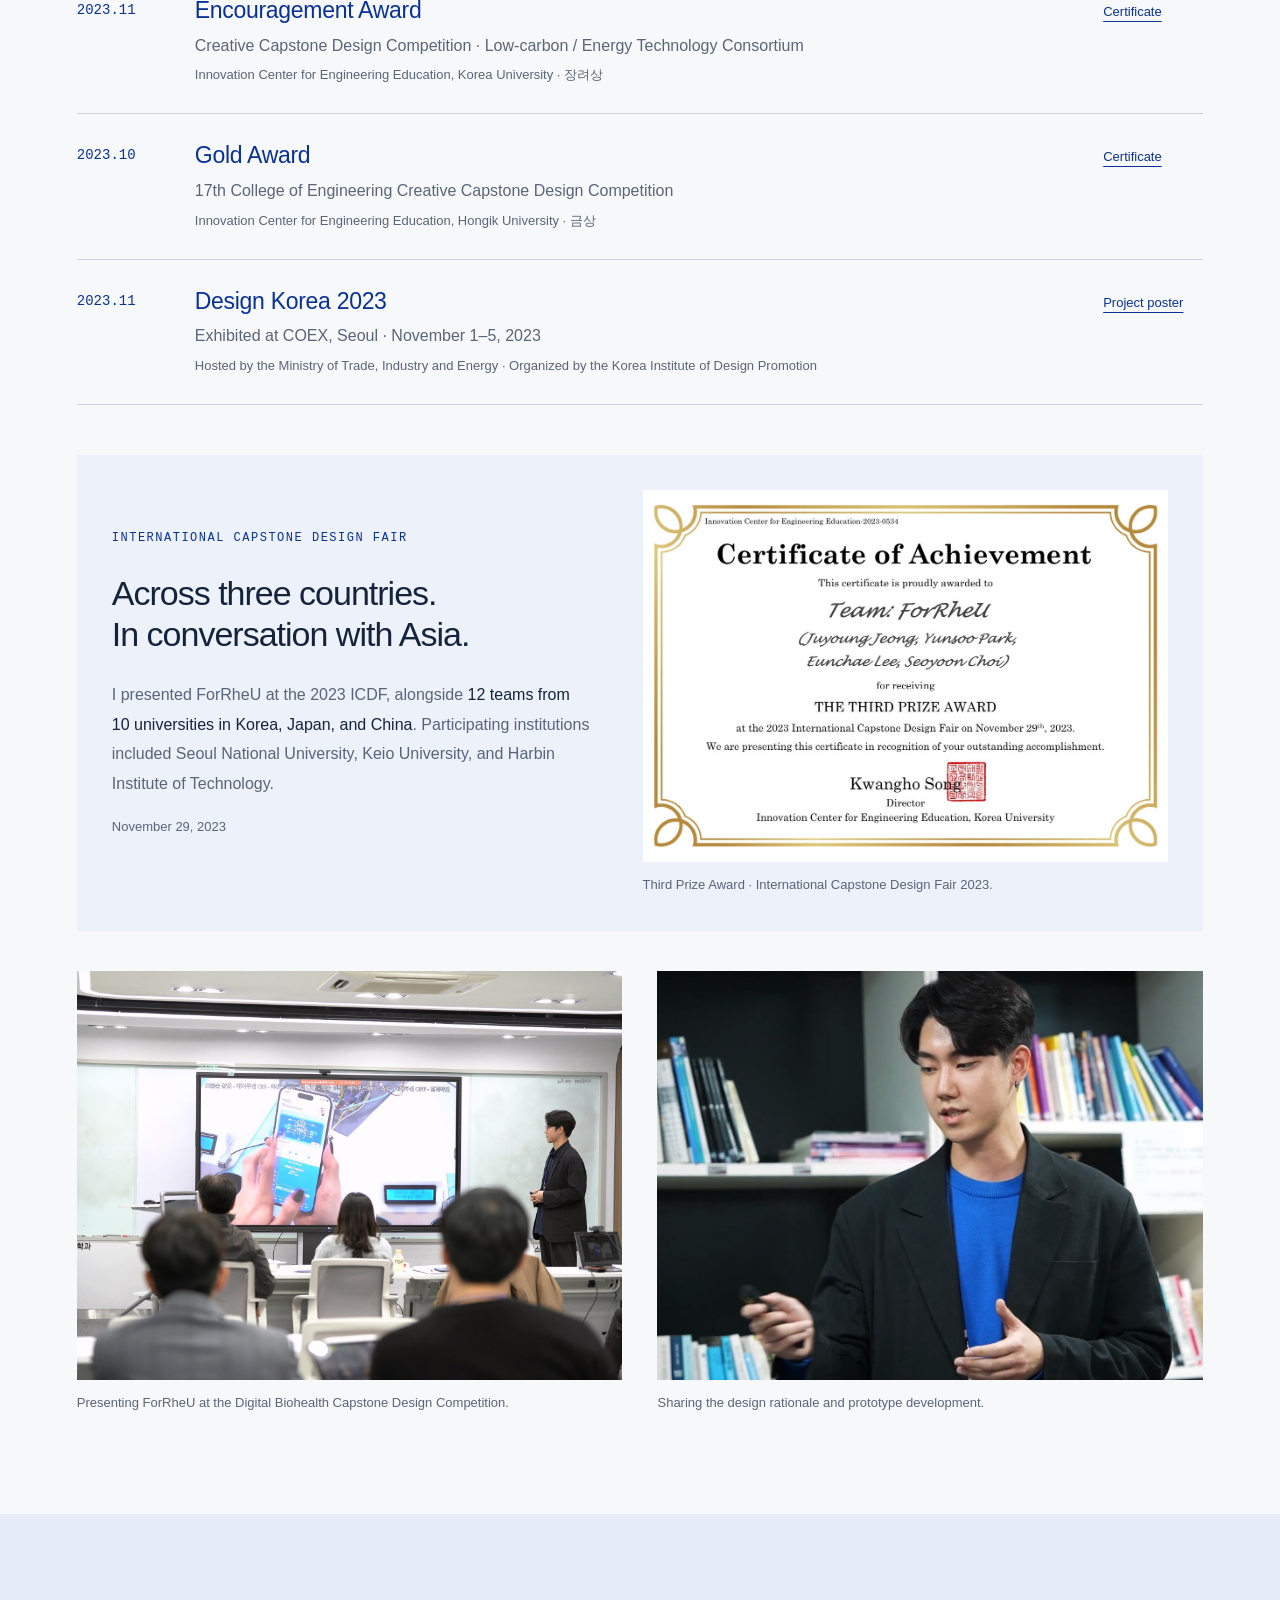
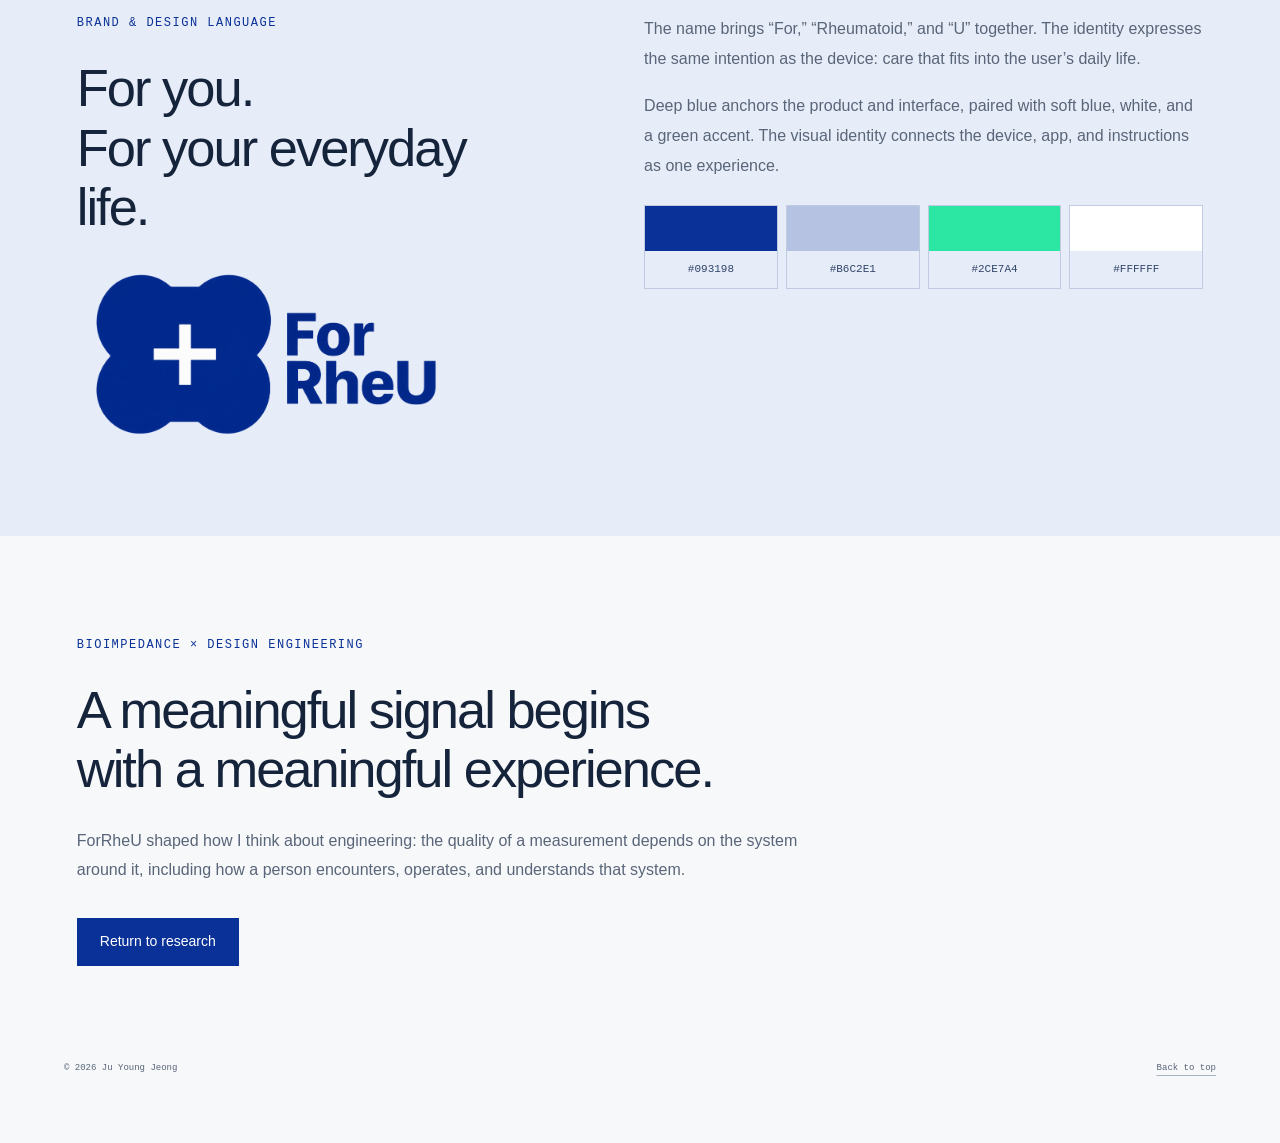
<file: ju-young-jeong-website-final-20261122-v3/forrheu.html>
<!doctype html>
<html lang="en"><head>
<meta charset="utf-8"><meta name="viewport" content="width=device-width,initial-scale=1">
<meta name="theme-color" content="#093198">
<title>ForRheU — Bioimpedance &amp; Design Engineering | Ju Young Jeong</title>
<meta name="description" content="ForRheU: a bioimpedance-based self-measuring device for rheumatoid arthritis monitoring. Research motivation, design engineering, Sensors publication, and IDEA 2024 Featured Finalist recognition.">
<meta property="og:type" content="article"><meta property="og:url" content="https://juu-yooung.github.io/forrheu.html">
<meta property="og:title" content="ForRheU | Ju Young Jeong"><meta property="og:description" content="From a personal motivation to design engineering: bioimpedance sensing, a home-use device, and a connected app.">
<meta property="og:image" content="https://juu-yooung.github.io/images/forrheu/hero-v2.jpg"><meta name="twitter:card" content="summary_large_image">
<link rel="stylesheet" href="style.css?v=20261122-final-v3"><link rel="stylesheet" href="forrheu.css?v=20261122-final-v3"><script src="script.js?v=20261122-final-v3" defer></script>
</head><body class="forrheu-page"><a class="skip" href="#main">Skip to content</a>
<header><a class="wordmark" href="index.html#home" aria-label="Ju Young Jeong home"><svg class="wordmark-symbol" xmlns="http://www.w3.org/2000/svg" viewBox="0 0 38 40" width="27" height="28" aria-hidden="true" focusable="false"><path d="M2 12 19 4 36 12 19 20Z M2 28 19 36 36 28" fill="none" stroke="currentColor" stroke-width="2.2" stroke-linejoin="round" stroke-linecap="round"/><path class="wordmark-layer-accent" d="M2 20 19 28 36 20" fill="none" stroke-width="2.2" stroke-linejoin="round" stroke-linecap="round"/></svg>JYJ</a><button class="nav-toggle" type="button" aria-expanded="false" aria-controls="main-nav">Menu <span aria-hidden="true"><i class="ui-icon ui-menu" aria-hidden="true"></i></span></button><nav id="main-nav" aria-label="Main navigation"><a href="highlights.html#highlights">Highlights</a><a href="index.html#about">About</a><a href="index.html#research">Research</a><a href="index.html#publications">Publications</a><a href="index.html#background">Background</a><a href="index.html#honors">Honors</a><a class="nav-contact" href="index.html#contact">Contact </a></nav></header>
<main id="main">
<section class="fr-hero fr-wrap" id="project">
 <a class="fr-back" href="index.html#research">Back to research</a>
 <div class="fr-hero-copy"><div><p class="fr-kicker">BIOIMPEDANCE · USER-CENTERED DESIGN</p><h1>ForRheU<span>For your health.<br>For your life.</span></h1></div>
 <div class="fr-hero-description"><p>A self-measuring device concept for rheumatoid arthritis monitoring, connecting bioimpedance sensing with a considered experience at home.</p></div></div>
 <div class="fr-hero-image"><img src="images/forrheu/hero-v2.jpg" alt="ForRheU device with guided hand positioning and companion mobile app" width="2200" height="1238" loading="eager" decoding="async"></div>
</section>
<div class="fr-index" role="navigation" aria-label="Project sections"><div class="fr-wrap"><a href="#motivation">Motivation</a><a href="#team">Design engineering</a><a href="#system">Device &amp; app</a><a href="#process">Development</a><a href="#recognition">Recognition</a></div></div>

<section class="fr-section fr-wrap" id="motivation">
 <div class="fr-section-top"><p class="fr-kicker">MOTIVATION &amp; BACKGROUND</p><h2>What happens<br>between appointments?</h2></div>
 <div class="fr-story"><div class="fr-story-copy"><p class="fr-lead">For me, this project began with my mother’s experience of rheumatoid arthritis.</p><p>After patients are diagnosed, regular clinical visits become part of their routine. Yet short consultations can make it difficult to describe the changes they experience in their painful finger joints between appointments.</p><p>I wanted to explore how a person could keep a more consistent record at home, and bring that history into the next conversation with their doctor.</p><p class="fr-prompt">How might we make regular self-measurement useful, understandable, and easy to make part of daily life?</p></div>
 <div class="fr-patient-gallery"><figure class="fr-figure "><a href="images/forrheu/interview.jpg" target="_blank" rel="noopener" aria-label="Open full image: In-person interview with a patient"><img src="images/forrheu/interview.jpg" alt="In-person interview with a patient" width="1600" height="1200" loading="lazy" decoding="async"></a><figcaption>In-person patient interviews to identify pain points in everyday disease management.</figcaption></figure><figure class="fr-figure "><a href="images/forrheu/hands.jpg" target="_blank" rel="noopener" aria-label="Open full image: Hands documented during an in-person patient interview"><img src="images/forrheu/hands.jpg" alt="Hands documented during an in-person patient interview" width="2200" height="1650" loading="lazy" decoding="async"></a><figcaption>Documenting hand characteristics and the physical context of use during patient research.</figcaption></figure></div></div>
 <div class="fr-insights"><article><h3>The gap between clinical visits</h3><p>Changes in symptoms can be hard to reconstruct during a short appointment.</p></article><article><h3>The burden of measurement</h3><p>A home device needs to respect painful hands and keep the user’s actions simple.</p></article><article><h3>A record people can use</h3><p>The sensing result needs a clear place in an ongoing record and a meaningful conversation.</p></article></div>
</section>

<section class="fr-team-band" id="team"><div class="fr-wrap fr-section">
 <p class="fr-kicker">THE TEAM &amp; OUR APPROACH</p><div class="fr-team-heading"><h2 class="fr-team-title"><span class="fr-team-discipline">Design engineering.</span><span class="fr-team-from">From technology<br>to patient-centered use.</span></h2><div class="fr-team-composition"><p><strong>3</strong><span>Mechanical<br>engineers</span></p><span class="fr-team-plus">+</span><p><strong>1</strong><span>Industrial<br>designer</span></p></div></div>
 <div class="fr-two-col"><p class="fr-lead">Our four-person team brought mechanical engineering and industrial design into the same design process.</p><div><p>Our ambition was to connect technical feasibility with a product people could understand and use. How should a hand be positioned? How should contact be maintained? What should the screen explain, and how should a measurement become useful information?</p><p>We treated the sensing mechanism, physical form, interaction, and app as interdependent design decisions. User research shaped the engineering questions; prototypes and experiments, in turn, shaped the design.</p></div></div>
 <p class="fr-team-names"><strong>Ju Young Jeong</strong> · Yun Soo Park · Eunchae Lee · SeoYoun Choi<br><span>Hongik University · ForRheU team</span></p>
 </div></section>

<section class="fr-section fr-wrap" id="system">
 <div class="fr-section-top"><p class="fr-kicker">THE PROPOSED SYSTEM</p><h2>A device, an interaction,<br>and a continuing record.</h2></div>
 <div class="fr-system-intro"><p class="fr-lead">ForRheU combines a hand-insertion device with a companion mobile app, designed around a repeatable routine at home.</p><div class="fr-pill-list"><span>At home</span><span>Regular use</span><span>Non-invasive sensing</span><span>Considered hand positioning</span><span>Simple measurement flow</span></div></div>
 <figure class="fr-figure fr-full"><a href="images/forrheu/hardware.jpg" target="_blank" rel="noopener" aria-label="Open full image: Exploded design of ForRheU showing display, hand frame, air hose, electrodes, air cushion and enclosure"><img src="images/forrheu/hardware.jpg" alt="Exploded design of ForRheU showing display, hand frame, air hose, electrodes, air cushion and enclosure" width="2200" height="1238" loading="lazy" decoding="async"></a></figure>
 <div class="fr-bioz" id="bioimpedance">
 <div class="fr-two-col"><div><p class="fr-kicker">BIOIMPEDANCE MEASUREMENT</p><h3 class="fr-subtitle">From electrode contact<br>to a repeatable signal.</h3></div><p>Bioimpedance measures how tissue opposes an alternating current. Fluid changes associated with inflammation motivated its use for joint monitoring.</p></div>
 <div class="fr-signal-chain" aria-label="Bioimpedance measurement concept"><div><span>SENSING</span><strong>Electrode contact</strong></div><div><span>ACQUISITION</span><strong>Tissue impedance</strong></div><div><span>PROCESSING</span><strong>Converged measurement</strong></div></div>
 <div class="fr-electrode-layout"><figure class="fr-figure fr-paper-image"><a href="images/forrheu/paper-3.jpg" target="_blank" rel="noopener" aria-label="Open full image: Published electrode positions on the palm and back of the hand, and the contoured hand frame"><img src="images/forrheu/paper-3.jpg" alt="Published electrode positions on the palm and back of the hand, and the contoured hand frame" width="730" height="277" loading="lazy" decoding="async"></a><figcaption>Opposing electrodes guide the current through the joint region.</figcaption></figure><figure class="fr-figure fr-paper-image"><a href="images/forrheu/paper-7.jpg" target="_blank" rel="noopener" aria-label="Open full image: Two active electrodes in the convergence-assessment experiment"><img src="images/forrheu/paper-7.jpg" alt="Two active electrodes in the convergence-assessment experiment" width="737" height="497" loading="lazy" decoding="async"></a><figcaption>The validation experiment activated two electrodes for one index-finger joint.</figcaption></figure></div>
 <div class="fr-bioz-acquisition"><div><p class="fr-kicker">ACQUISITION &amp; CONVERGENCE</p><h4>Measuring a stable value.</h4><p>A MAX30001G evaluation kit acquired bioimpedance at 8 μA and 128 kHz. MATLAB processing identified a stable window after the initial transient.</p><div class="fr-measurement-specs"><span><strong>8 μA</strong>Drive current</span><span><strong>128 kHz</strong>Frequency</span></div></div><figure class="fr-figure fr-paper-image fr-time-series"><a href="images/forrheu/paper-10.jpg" target="_blank" rel="noopener" aria-label="Open full image: Recorded bioimpedance time series and a steady-state window after outlier processing"><img src="images/forrheu/paper-10.jpg" alt="Recorded bioimpedance time series and a steady-state window after outlier processing" width="697" height="778" loading="lazy" decoding="async"></a><figcaption>Measured time series and the steady-state window used to determine convergence.</figcaption></figure></div>
 <div class="fr-pressure-heading"><h4>Contact pressure is part of the sensing design.</h4><p>Five pressures were compared in one healthy participant. The prototype selected 45.7 kPa, balancing convergence variation, time, and usability; broader clinical validation remains necessary.</p></div>
 <div class="fr-pressure-graphs"><figure class="fr-figure fr-paper-image"><a href="images/forrheu/paper-12.jpg" target="_blank" rel="noopener" aria-label="Open full image: Standard deviation of converged bioimpedance across five air-cushion pressures"><img src="images/forrheu/paper-12.jpg" alt="Standard deviation of converged bioimpedance across five air-cushion pressures" width="674" height="390" loading="lazy" decoding="async"></a><figcaption>Convergence variation across pressure settings.</figcaption></figure><figure class="fr-figure fr-paper-image"><a href="images/forrheu/paper-13.jpg" target="_blank" rel="noopener" aria-label="Open full image: Time to convergence across five air-cushion pressures"><img src="images/forrheu/paper-13.jpg" alt="Time to convergence across five air-cushion pressures" width="670" height="382" loading="lazy" decoding="async"></a><figcaption>Time required to reach convergence.</figcaption></figure></div>
 <p class="fr-figure-credit">Research figures reproduced from <a href="https://doi.org/10.3390/s24082526" target="_blank" rel="noopener">Jeong et al., Sensors 24, 2526 (2024)</a>, <a href="https://creativecommons.org/licenses/by/4.0/" target="_blank" rel="noopener">CC BY 4.0</a>.</p>
</div>
 <div class="fr-subsection"><div class="fr-two-col"><h3 class="fr-subtitle">The measurement becomes<br>a history in the app.</h3><p>The app concept brings individual measurements into a daily record, with weekly and monthly views to support review over time. The interface gives the measurement a place beyond the device itself.</p></div>
 <figure class="fr-figure fr-app-board"><a href="images/forrheu/app-transparent.png" target="_blank" rel="noopener" aria-label="Open full image: ForRheU app design with hand selection, daily measurements and weekly and monthly trend screens"><img src="images/forrheu/app-transparent.png" alt="ForRheU app design with hand selection, daily measurements and weekly and monthly trend screens" width="1672" height="940" loading="lazy" decoding="async"></a></figure></div>
 <details class="fr-detail"><summary>Explore the proposed measurement routine</summary><figure class="fr-figure "><a href="images/forrheu/instructions.jpg" target="_blank" rel="noopener" aria-label="Open full image: ForRheU device and illustrated instructions for positioning and measuring each hand"><img src="images/forrheu/instructions.jpg" alt="ForRheU device and illustrated instructions for positioning and measuring each hand" width="2200" height="1237" loading="lazy" decoding="async"></a><figcaption>Touch to start, position a hand, wait for the cushion and measurement, repeat with the other hand, then review the result.</figcaption></figure></details>
</section>

<section class="fr-process-band" id="process"><div class="fr-wrap fr-section">
 <div class="fr-section-top"><p class="fr-kicker">PROTOTYPING &amp; EVALUATION</p><h2>User-centered<br>development.</h2></div>
 <p class="fr-process-intro">The design evolved through conversations, physical mockups, functional prototypes, and expert feedback. Each stage connected a human need to a concrete design question.</p>
 <div class="fr-process-grid">
 <article><figure class="fr-figure "><a href="images/forrheu/development.jpg" target="_blank" rel="noopener" aria-label="Open full image: Early pneumatic prototype with controller, relays, air pump and hand-shaped cushion"><img src="images/forrheu/development.jpg" alt="Early pneumatic prototype with controller, relays, air pump and hand-shaped cushion" width="2200" height="1361" loading="lazy" decoding="async"></a></figure><h3>Develop the mechanisms</h3><p>Early prototypes connected the controller, relays, air pump, and hand-shaped cushion to explore a workable measurement sequence.</p><details class="fr-detail"><summary>View the electronics, pneumatics, and electrode fixtures</summary><div class="fr-prototype-details"><figure class="fr-figure "><a href="images/forrheu/prototype-electronics.jpg" target="_blank" rel="noopener" aria-label="Open full image: Prototype electronics with evaluation board, relay modules and display"><img src="images/forrheu/prototype-electronics.jpg" alt="Prototype electronics with evaluation board, relay modules and display" width="1168" height="1558" loading="lazy" decoding="async"></a><figcaption>Bioimpedance acquisition and control electronics.</figcaption></figure><figure class="fr-figure "><a href="images/forrheu/pneumatic-system.jpg" target="_blank" rel="noopener" aria-label="Open full image: Air pumps, solenoid valves and tubing integrated in the prototype"><img src="images/forrheu/pneumatic-system.jpg" alt="Air pumps, solenoid valves and tubing integrated in the prototype" width="2131" height="1800" loading="lazy" decoding="async"></a><figcaption>Integrating pumps, valves, and tubing.</figcaption></figure><figure class="fr-figure "><a href="images/forrheu/electrode-right.jpg" target="_blank" rel="noopener" aria-label="Open full image: Right-hand electrode fixture"><img src="images/forrheu/electrode-right.jpg" alt="Right-hand electrode fixture" width="1551" height="1800" loading="lazy" decoding="async"></a><figcaption>Right-hand electrode fixture.</figcaption></figure><figure class="fr-figure "><a href="images/forrheu/electrode-left.jpg" target="_blank" rel="noopener" aria-label="Open full image: Left-hand electrode fixture"><img src="images/forrheu/electrode-left.jpg" alt="Left-hand electrode fixture" width="1627" height="1800" loading="lazy" decoding="async"></a><figcaption>Left-hand electrode fixture.</figcaption></figure></div></details></article>
 <article><figure class="fr-figure fr-history-image"><a href="images/forrheu/mockup-history.jpg" target="_blank" rel="noopener" aria-label="Open full image: ForRheU form-factor history from early hand fixtures and mockups to integrated prototypes"><img src="images/forrheu/mockup-history.jpg" alt="ForRheU form-factor history from early hand fixtures and mockups to integrated prototypes" width="2200" height="1237" loading="lazy" decoding="async"></a></figure><h3>Refine the form and interaction</h3><p>Successive mockups helped us explore hand positioning, access, enclosure geometry, and the relationship between the user and the measurement hardware.</p></article>
 <article><figure class="fr-figure fr-final-image"><a href="images/forrheu/final-prototype.jpg" target="_blank" rel="noopener" aria-label="Open full image: Final ForRheU prototype with blue enclosure, display and hand-insertion units"><img src="images/forrheu/final-prototype.jpg" alt="Final ForRheU prototype with blue enclosure, display and hand-insertion units" width="2069" height="1800" loading="lazy" decoding="async"></a></figure><h3>Integrate the final prototype</h3><p>The final prototype brings the hand-insertion units, display, sensing electronics, and pneumatic mechanisms into one device.</p></article>
 <article><figure class="fr-figure fr-evaluation-board"><div class="fr-evaluation-gallery"><a href="images/forrheu/expert.jpg" target="_blank" rel="noopener" aria-label="Open full image: Prototype demonstration during expert evaluation"><img src="images/forrheu/expert.jpg" alt="Prototype demonstration during expert evaluation" width="1600" height="1200" loading="lazy" decoding="async"></a><a href="images/forrheu/evaluation-panel.jpg" target="_blank" rel="noopener" aria-label="Open full image: Evaluation panel listening to the project presentation"><img src="images/forrheu/evaluation-panel.jpg" alt="Evaluation panel listening to the project presentation" width="1600" height="1200" loading="lazy" decoding="async"></a><a href="images/forrheu/evaluation-hands-on.jpg" target="_blank" rel="noopener" aria-label="Open full image: Hands-on evaluation of an early ForRheU mockup"><img src="images/forrheu/evaluation-hands-on.jpg" alt="Hands-on evaluation of an early ForRheU mockup" width="1600" height="1200" loading="lazy" decoding="async"></a><a href="images/forrheu/evaluation-discussion.jpg" target="_blank" rel="noopener" aria-label="Open full image: In-person discussion of the project and its use"><img src="images/forrheu/evaluation-discussion.jpg" alt="In-person discussion of the project and its use" width="1200" height="1600" loading="lazy" decoding="async"></a></div></figure><h3>Evaluate the whole experience</h3><p>Feedback covered the physical interaction, screen guidance, and the usefulness of the information.</p></article>
 </div>
 <div class="fr-study-strip"><div><strong>7</strong><span>User interviews</span></div><div><strong>6</strong><span>Expert evaluators</span></div><p>Study details and evaluation methods are reported in the <a href="https://doi.org/10.3390/s24082526" target="_blank" rel="noopener">published paper</a>.</p></div></div></section>

<section class="fr-section fr-wrap" id="recognition">
 <div class="fr-section-top"><p class="fr-kicker">REPRESENTATIVE OUTCOMES</p><h2>Published research.<br>Recognized design.</h2></div>
 <article class="fr-publication" id="publication"><div class="fr-publication-mark"><span>RESEARCH</span><strong>Sensors</strong><span>2024 · 24(8), 2526</span><a class="fr-if" href="https://www.mdpi.com/journal/sensors/news-and-conferences/news/12201" target="_blank" rel="noopener">IF 3.5 · 2024</a></div><div><p class="fr-kicker">FIRST-AUTHOR JOURNAL PUBLICATION</p><h3>Design of a Self-Measuring Device Based on Bioelectrical Impedance Analysis for Regular Monitoring of Rheumatoid Arthritis</h3><p class="fr-authors"><strong>Ju Young Jeong</strong>, Yun Soo Park, Eunchae Lee, SeoYoun Choi, Dokshin Lim, Jiho Kim</p><p class="fr-meta">Published April 15, 2024 · DOI: 10.3390/s24082526</p><a class="fr-button" href="https://doi.org/10.3390/s24082526" target="_blank" rel="noopener noreferrer">Read the paper</a></div></article>
 <article class="fr-idea" id="idea"><div><img src="images/forrheu/idea.jpg" alt="ForRheU device rendering with the official IDEA Featured Finalist 2024 mark" width="1600" height="1599" loading="lazy" decoding="async"></div><div><p class="fr-kicker">INTERNATIONAL DESIGN RECOGNITION</p><h3>IDEA Awards 2024<br><strong>Featured Finalist</strong></h3><p class="fr-idea-category">Student category</p><p class="fr-meta">ForRheU · Hongik University</p><a class="fr-button fr-idea-result" href="https://www.idsa.org/awards-recognition/idea/idea-gallery/for-rheu-self-measuring-device-for-disease-activity-of-rheumatoid-arthritis/" target="_blank" rel="noopener noreferrer">View official IDEA result</a></div></article>

 <div class="fr-awards-heading"><h3 class="fr-subtitle">Further awards &amp; exhibitions</h3></div><div class="fr-awards-list">
<article class="fr-award"><time datetime="2023-12-27">2023.12</time><div><h3>Grand Prize</h3><p>SeSAC in Campus SW/DT Outstanding Achievement Presentation</p><p class="fr-meta">Seoul Business Agency (SBA) · 종합대상</p></div><a class="fr-small-link" href="images/forrheu/sesac-certificate.jpg" target="_blank" rel="noopener">Certificate</a></article><article class="fr-award"><time datetime="2023-12-18">2023.12</time><div><h3>Top Excellence Award</h3><p>Digital Biohealth Capstone Design Competition</p><p class="fr-meta">Hongik University Biohealth Innovation Convergence Program · 최우수상</p></div><a class="fr-small-link" href="images/forrheu/biohealth-certificate.jpg" target="_blank" rel="noopener">Certificate</a></article><article class="fr-award"><time datetime="2023-11-29">2023.11</time><div><h3>Third Prize Award</h3><p>International Capstone Design Fair (ICDF)</p><p class="fr-meta">Innovation Center for Engineering Education, Korea University</p></div><a class="fr-small-link" href="images/forrheu/icdf-certificate.jpg" target="_blank" rel="noopener">Certificate</a></article><article class="fr-award"><time datetime="2023-11-02">2023.11</time><div><h3>Encouragement Award</h3><p>Creative Capstone Design Competition · Low-carbon / Energy Technology Consortium</p><p class="fr-meta">Innovation Center for Engineering Education, Korea University · 장려상</p></div><a class="fr-small-link" href="images/forrheu/consortium-certificate.jpg" target="_blank" rel="noopener">Certificate</a></article><article class="fr-award"><time datetime="2023-10-06">2023.10</time><div><h3>Gold Award</h3><p>17th College of Engineering Creative Capstone Design Competition</p><p class="fr-meta">Innovation Center for Engineering Education, Hongik University · 금상</p></div><a class="fr-small-link" href="images/forrheu/campus-certificate.jpg" target="_blank" rel="noopener">Certificate</a></article>
 <article class="fr-award"><time datetime="2023-11">2023.11</time><div><h3>Design Korea 2023</h3><p>Exhibited at COEX, Seoul · November 1–5, 2023</p><p class="fr-meta">Hosted by the Ministry of Trade, Industry and Energy · Organized by the Korea Institute of Design Promotion</p></div><a class="fr-small-link" href="images/forrheu/poster.jpg" target="_blank" rel="noopener">Project poster</a></article></div>

 <div class="fr-international"><div><p class="fr-kicker">INTERNATIONAL CAPSTONE DESIGN FAIR</p><h3>Across three countries.<br>In conversation with Asia.</h3><p>I presented ForRheU at the 2023 ICDF, alongside <strong>12 teams from 10 universities in Korea, Japan, and China</strong>. Participating institutions included Seoul National University, Keio University, and Harbin Institute of Technology.</p><p class="fr-meta">November 29, 2023</p></div><figure class="fr-figure "><a href="images/forrheu/icdf-certificate.jpg" target="_blank" rel="noopener" aria-label="Open full image: Certificate of the Third Prize Award at ICDF 2023"><img src="images/forrheu/icdf-certificate.jpg" alt="Certificate of the Third Prize Award at ICDF 2023" width="1200" height="849" loading="lazy" decoding="async"></a><figcaption>Third Prize Award · International Capstone Design Fair 2023.</figcaption></figure></div>
 <div class="fr-exhibition-gallery"><figure class="fr-figure "><a href="images/forrheu/presentation-biohealth.jpg" target="_blank" rel="noopener" aria-label="Open full image: Ju Young Jeong presenting ForRheU at the Digital Biohealth Capstone Design Competition"><img src="images/forrheu/presentation-biohealth.jpg" alt="Ju Young Jeong presenting ForRheU at the Digital Biohealth Capstone Design Competition" width="2200" height="1238" loading="lazy" decoding="async"></a><figcaption>Presenting ForRheU at the Digital Biohealth Capstone Design Competition.</figcaption></figure><figure class="fr-figure "><a href="images/forrheu/presentation.jpg" target="_blank" rel="noopener" aria-label="Open full image: Ju Young Jeong presenting the ForRheU project"><img src="images/forrheu/presentation.jpg" alt="Ju Young Jeong presenting the ForRheU project" width="1600" height="927" loading="lazy" decoding="async"></a><figcaption>Sharing the design rationale and prototype development.</figcaption></figure></div>
</section>

<section class="fr-brand-band" id="brand"><div class="fr-wrap fr-section"><div class="fr-two-col"><div><p class="fr-kicker">BRAND &amp; DESIGN LANGUAGE</p><h2>For you.<br>For your everyday life.</h2><div class="fr-brand-logo" role="img" aria-label="ForRheU original blue symbol and wordmark"><img src="images/forrheu/logo-transparent.png" alt="ForRheU blue symbol and wordmark" width="1911" height="823" loading="lazy" decoding="async"></div></div><div><p>The name brings “For,” “Rheumatoid,” and “U” together. The identity expresses the same intention as the device: care that fits into the user’s daily life.</p><p>Deep blue anchors the product and interface, paired with soft blue, white, and a green accent. The visual identity connects the device, app, and instructions as one experience.</p><div class="fr-swatches" aria-label="ForRheU brand colors"><span style="--swatch:#093198">#093198</span><span style="--swatch:#b6c2e1">#B6C2E1</span><span style="--swatch:#2ce7a4">#2CE7A4</span><span style="--swatch:#fff">#FFFFFF</span></div></div></div></div></section>

<section class="fr-close fr-wrap"><p class="fr-kicker">BIOIMPEDANCE × DESIGN ENGINEERING</p><h2>A meaningful signal begins<br>with a meaningful experience.</h2><p>ForRheU shaped how I think about engineering: the quality of a measurement depends on the system around it, including how a person encounters, operates, and understands that system.</p><a class="fr-button" href="index.html#research">Return to research</a></section>

</main><footer><span>© 2026 Ju Young Jeong</span><a href="#project">Back to top</a></footer></body></html>
</file>
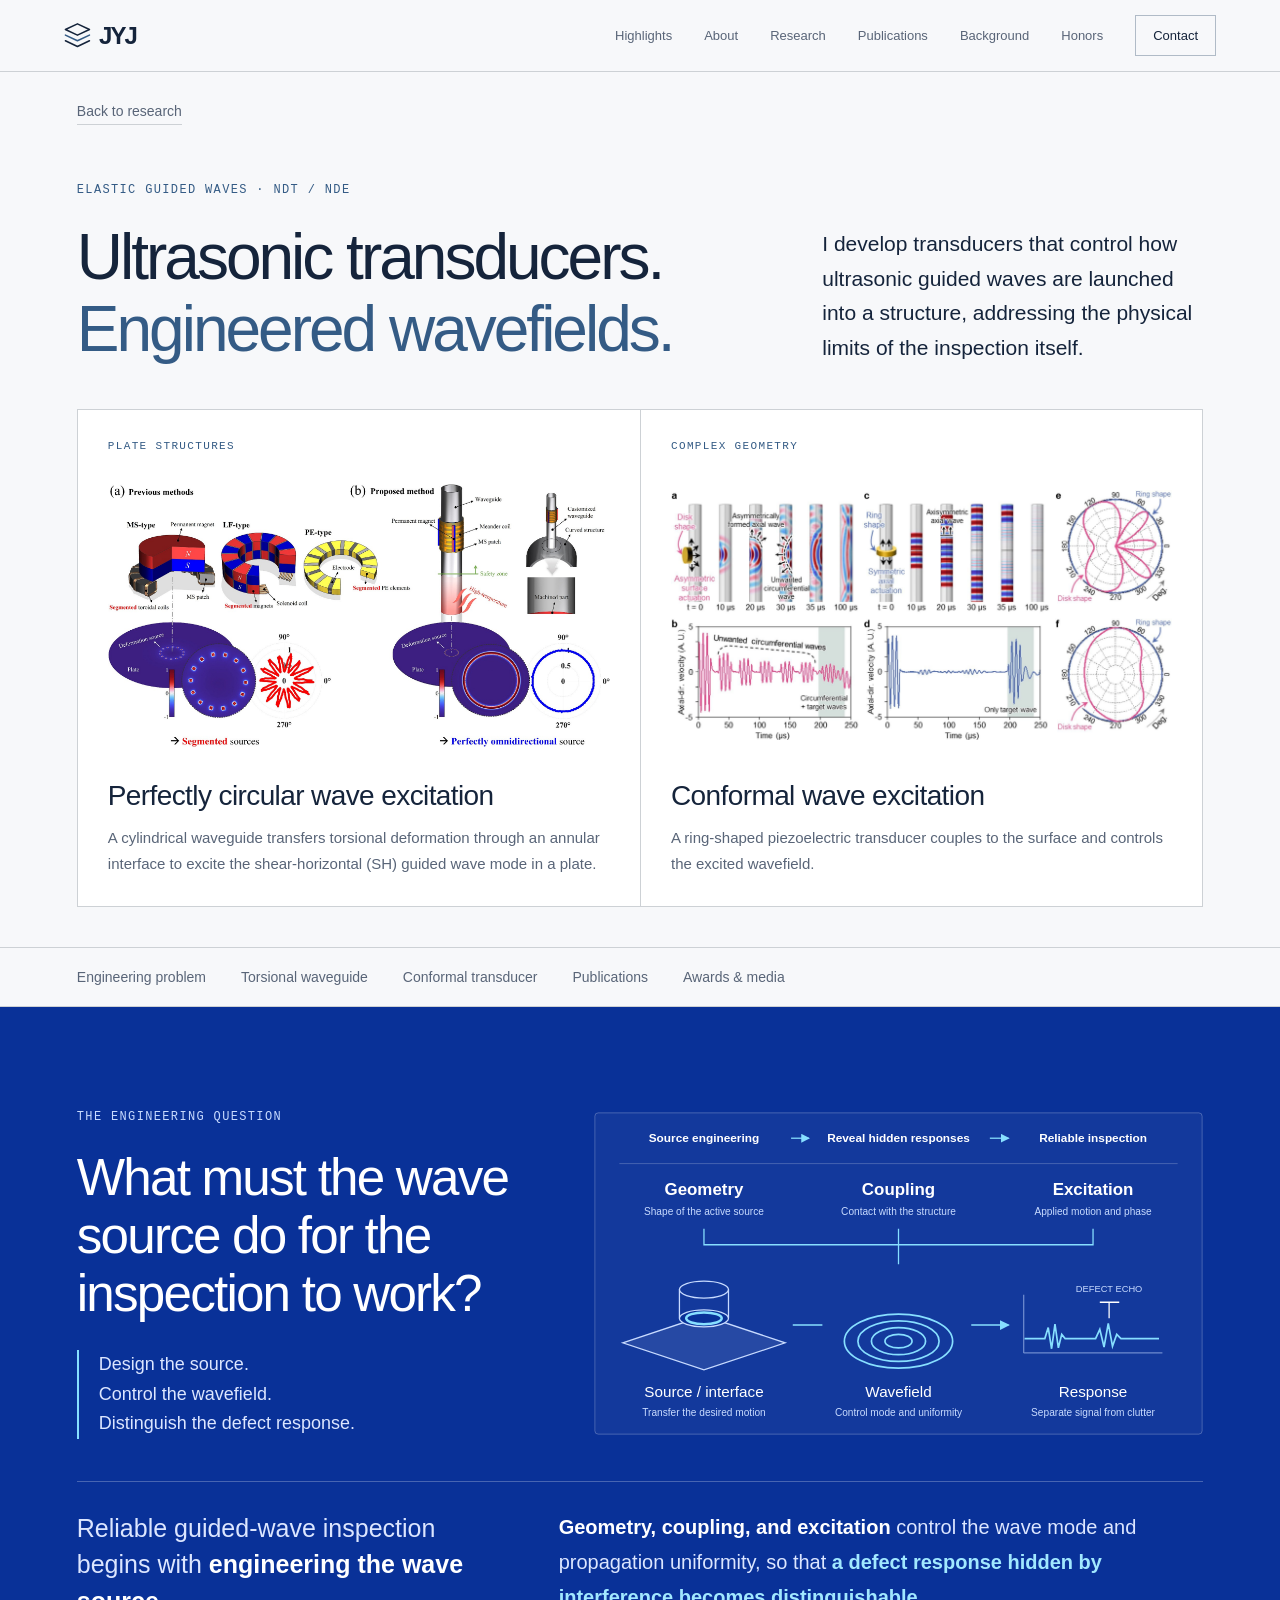
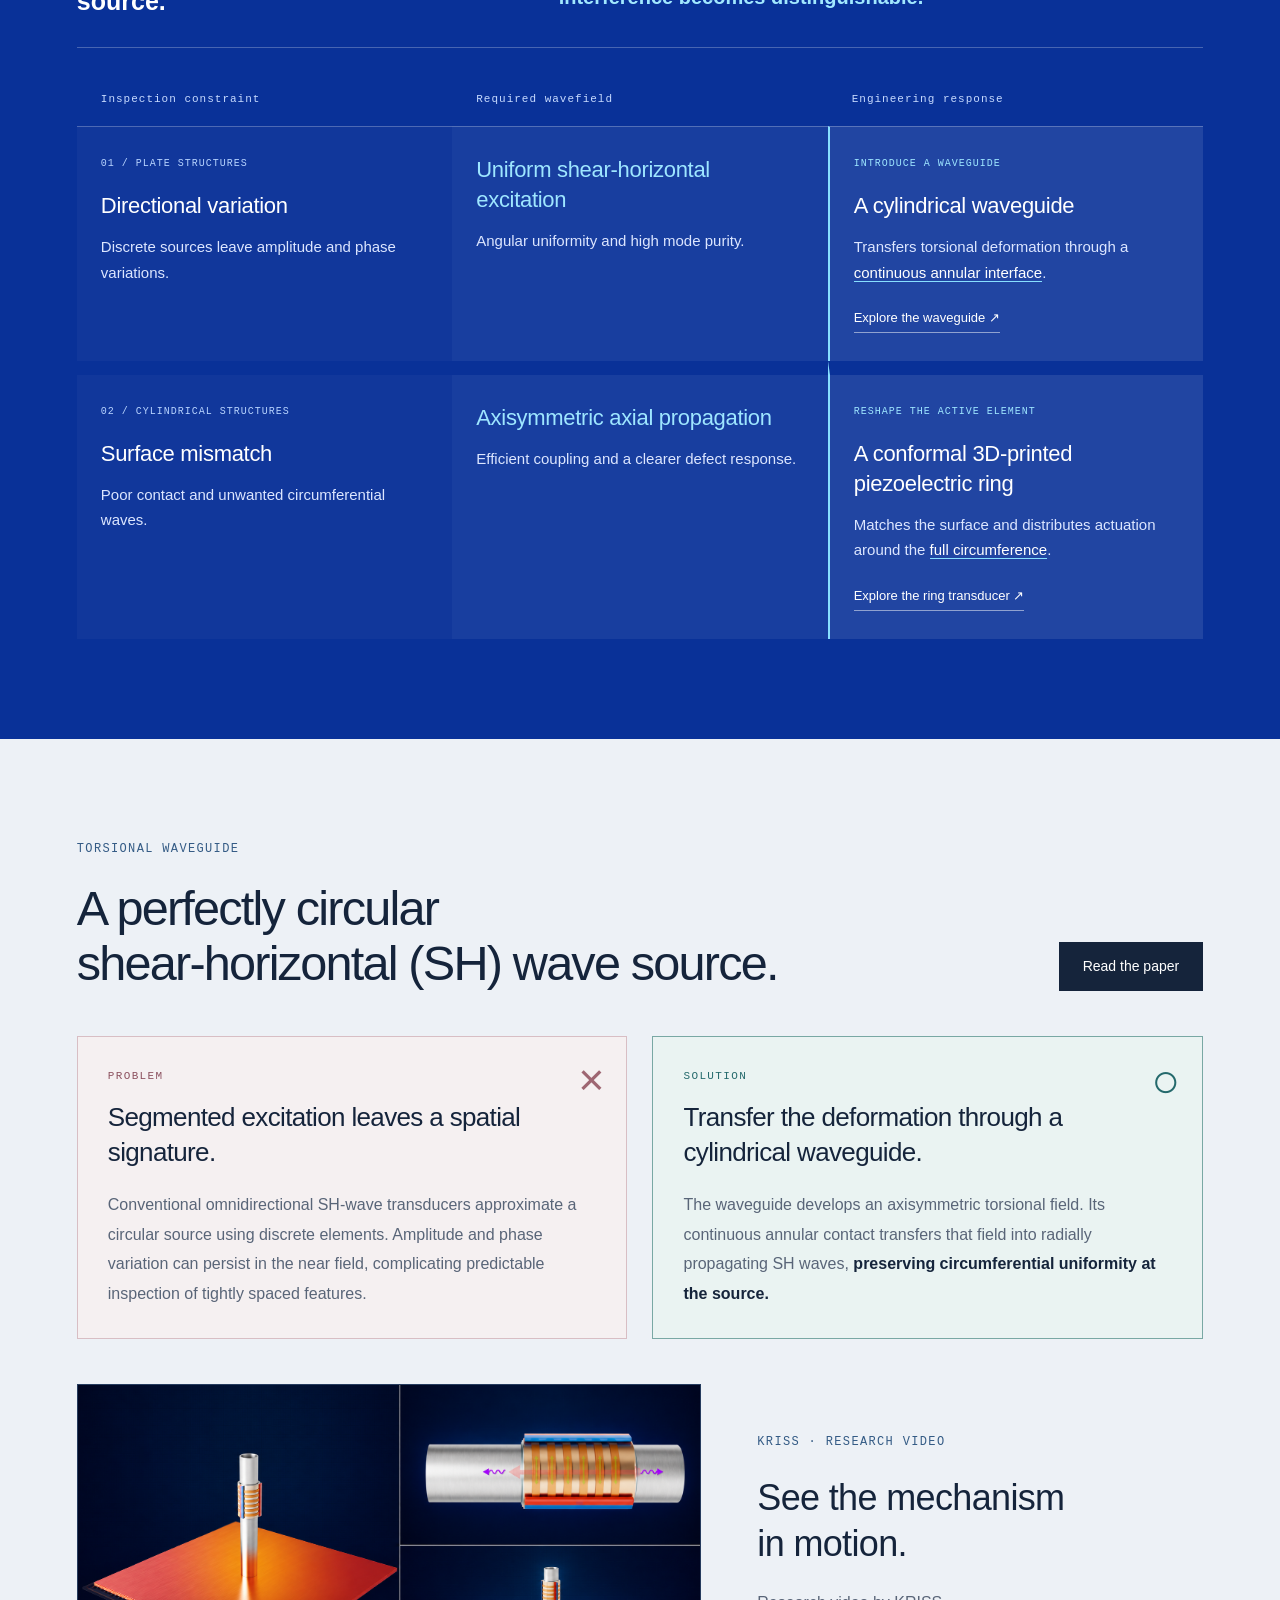
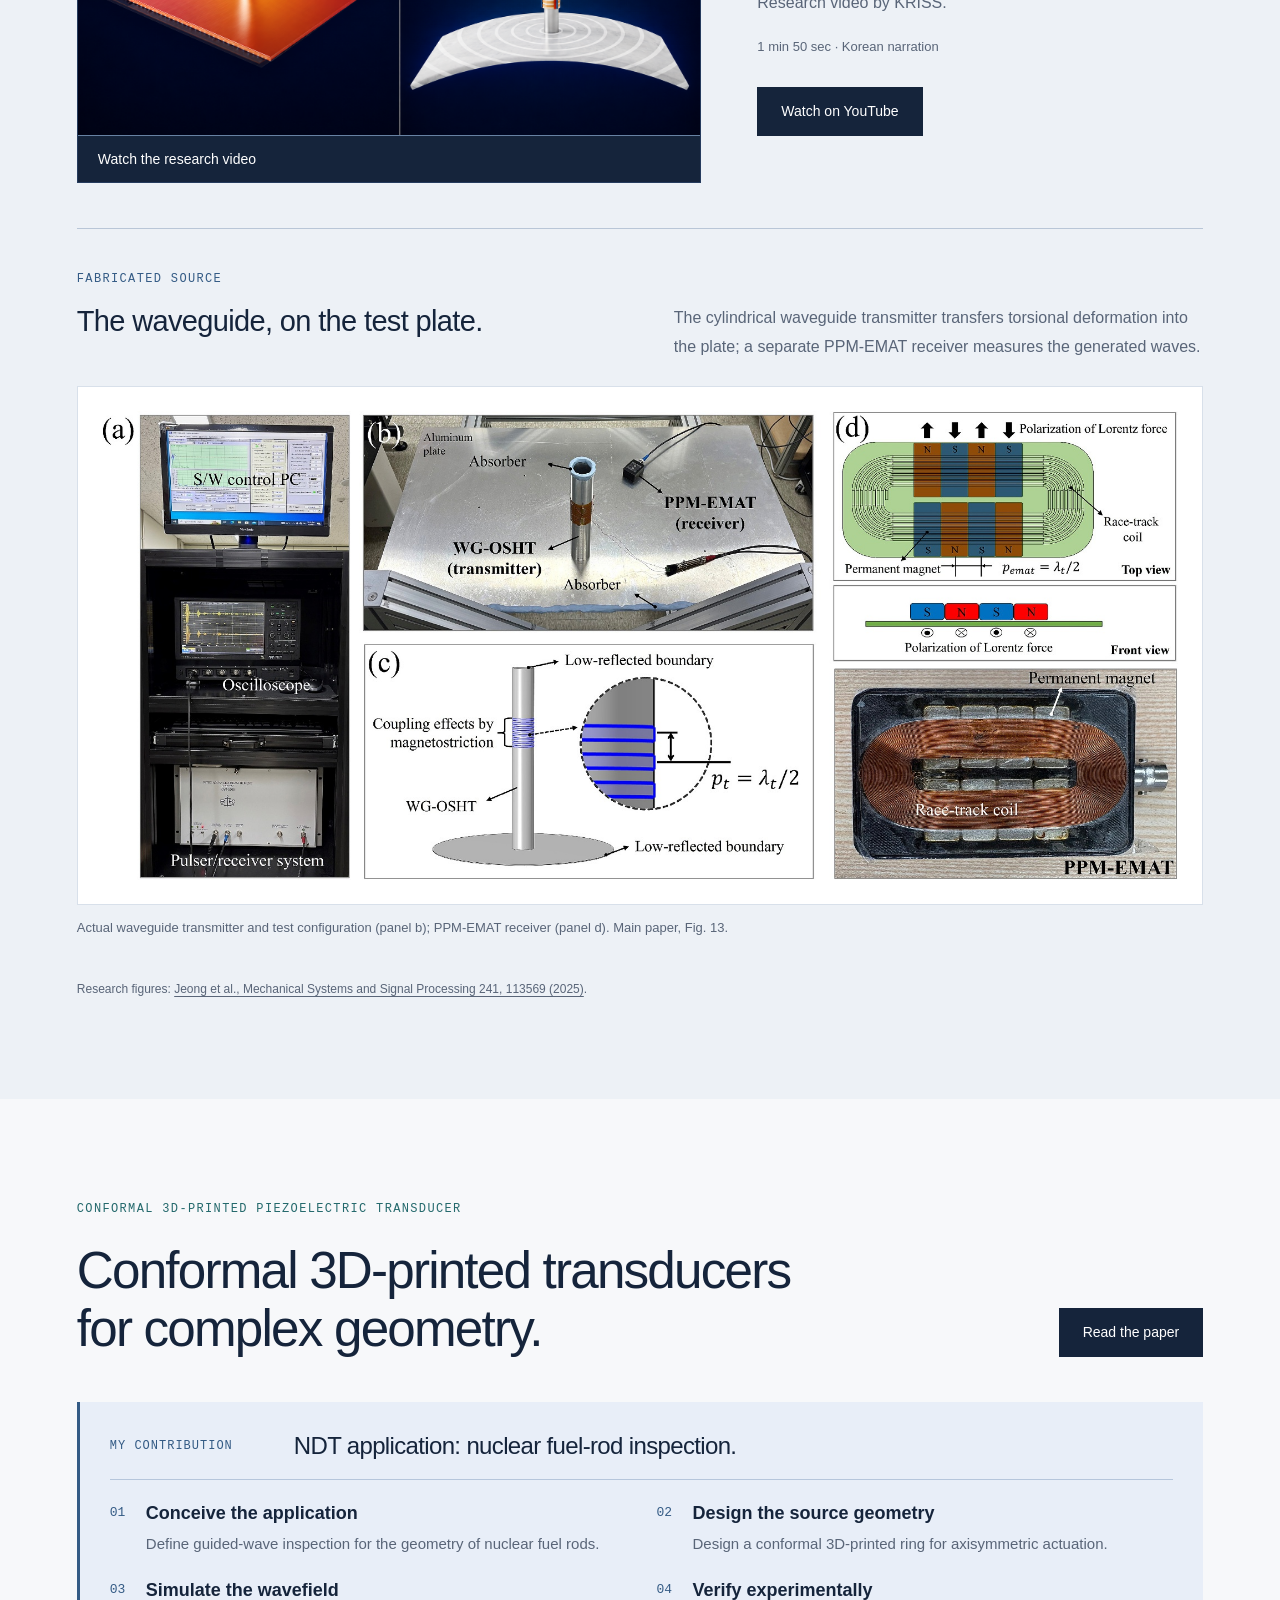
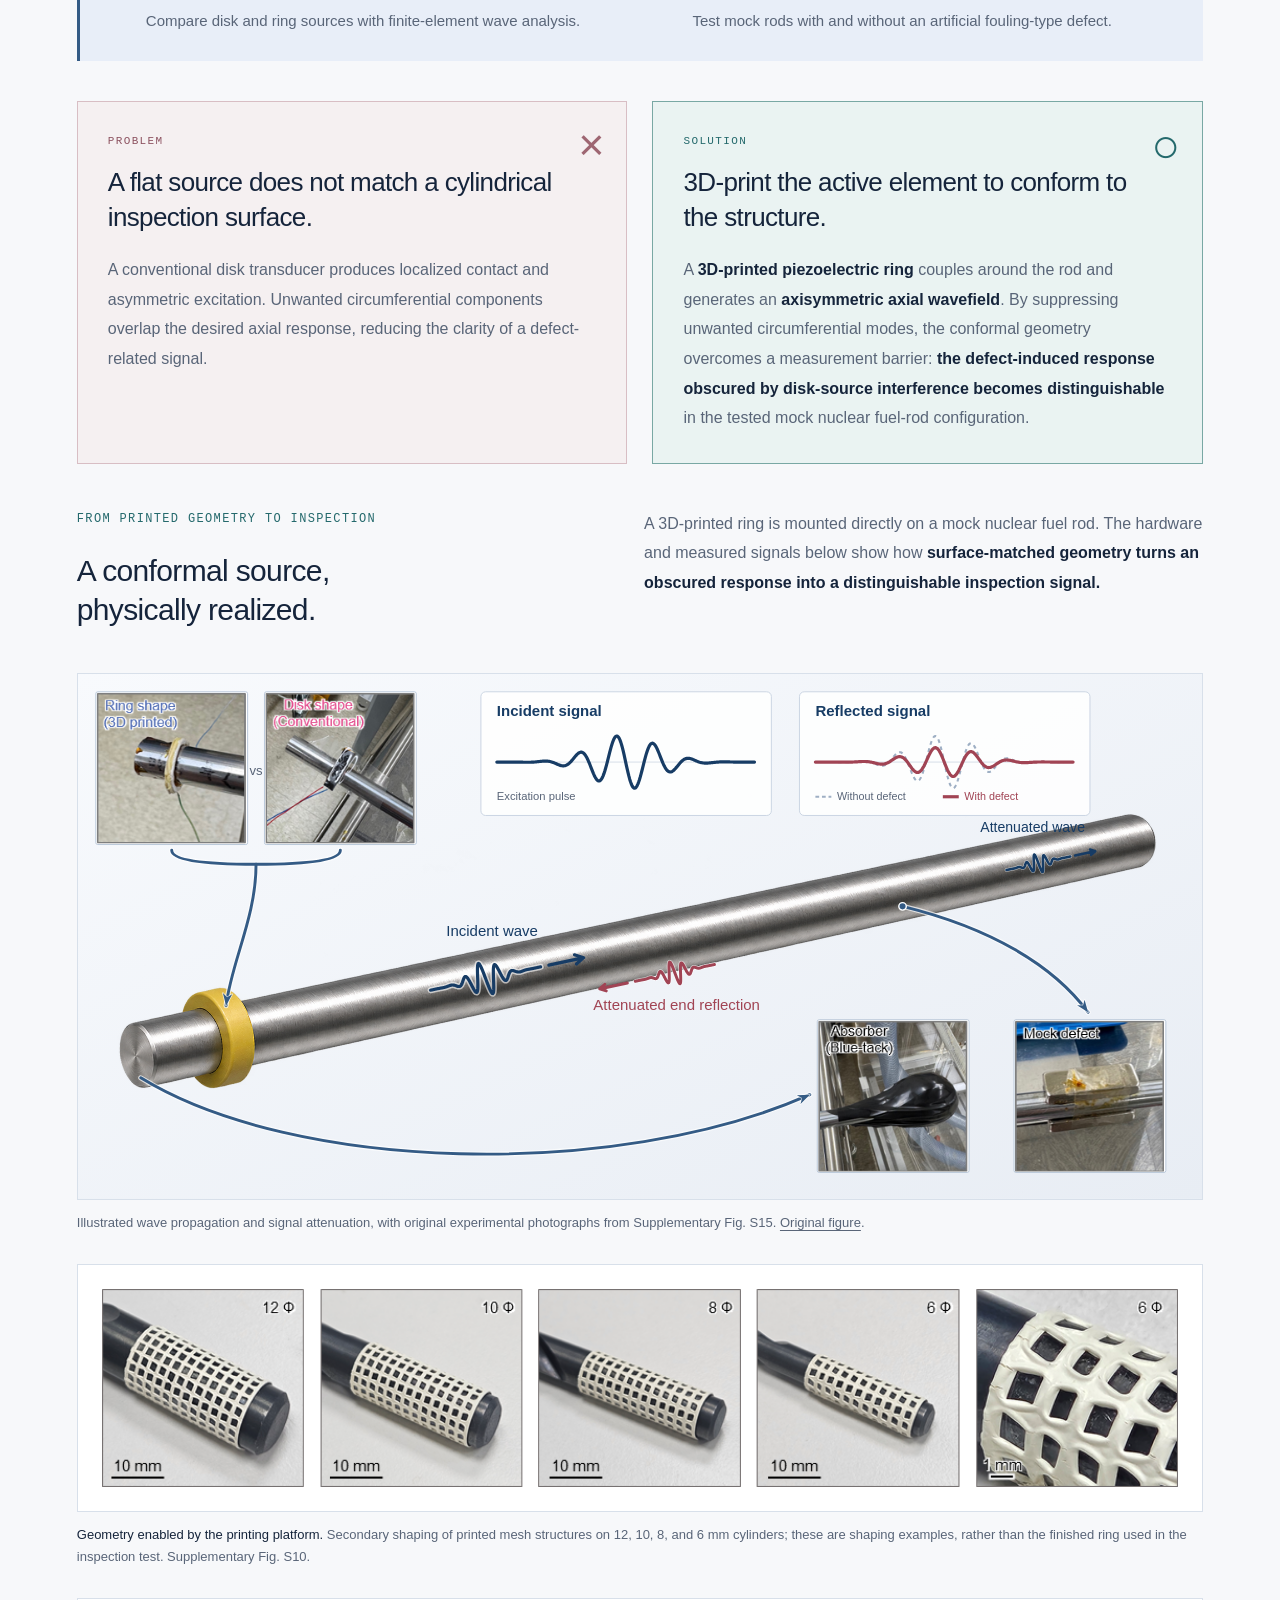
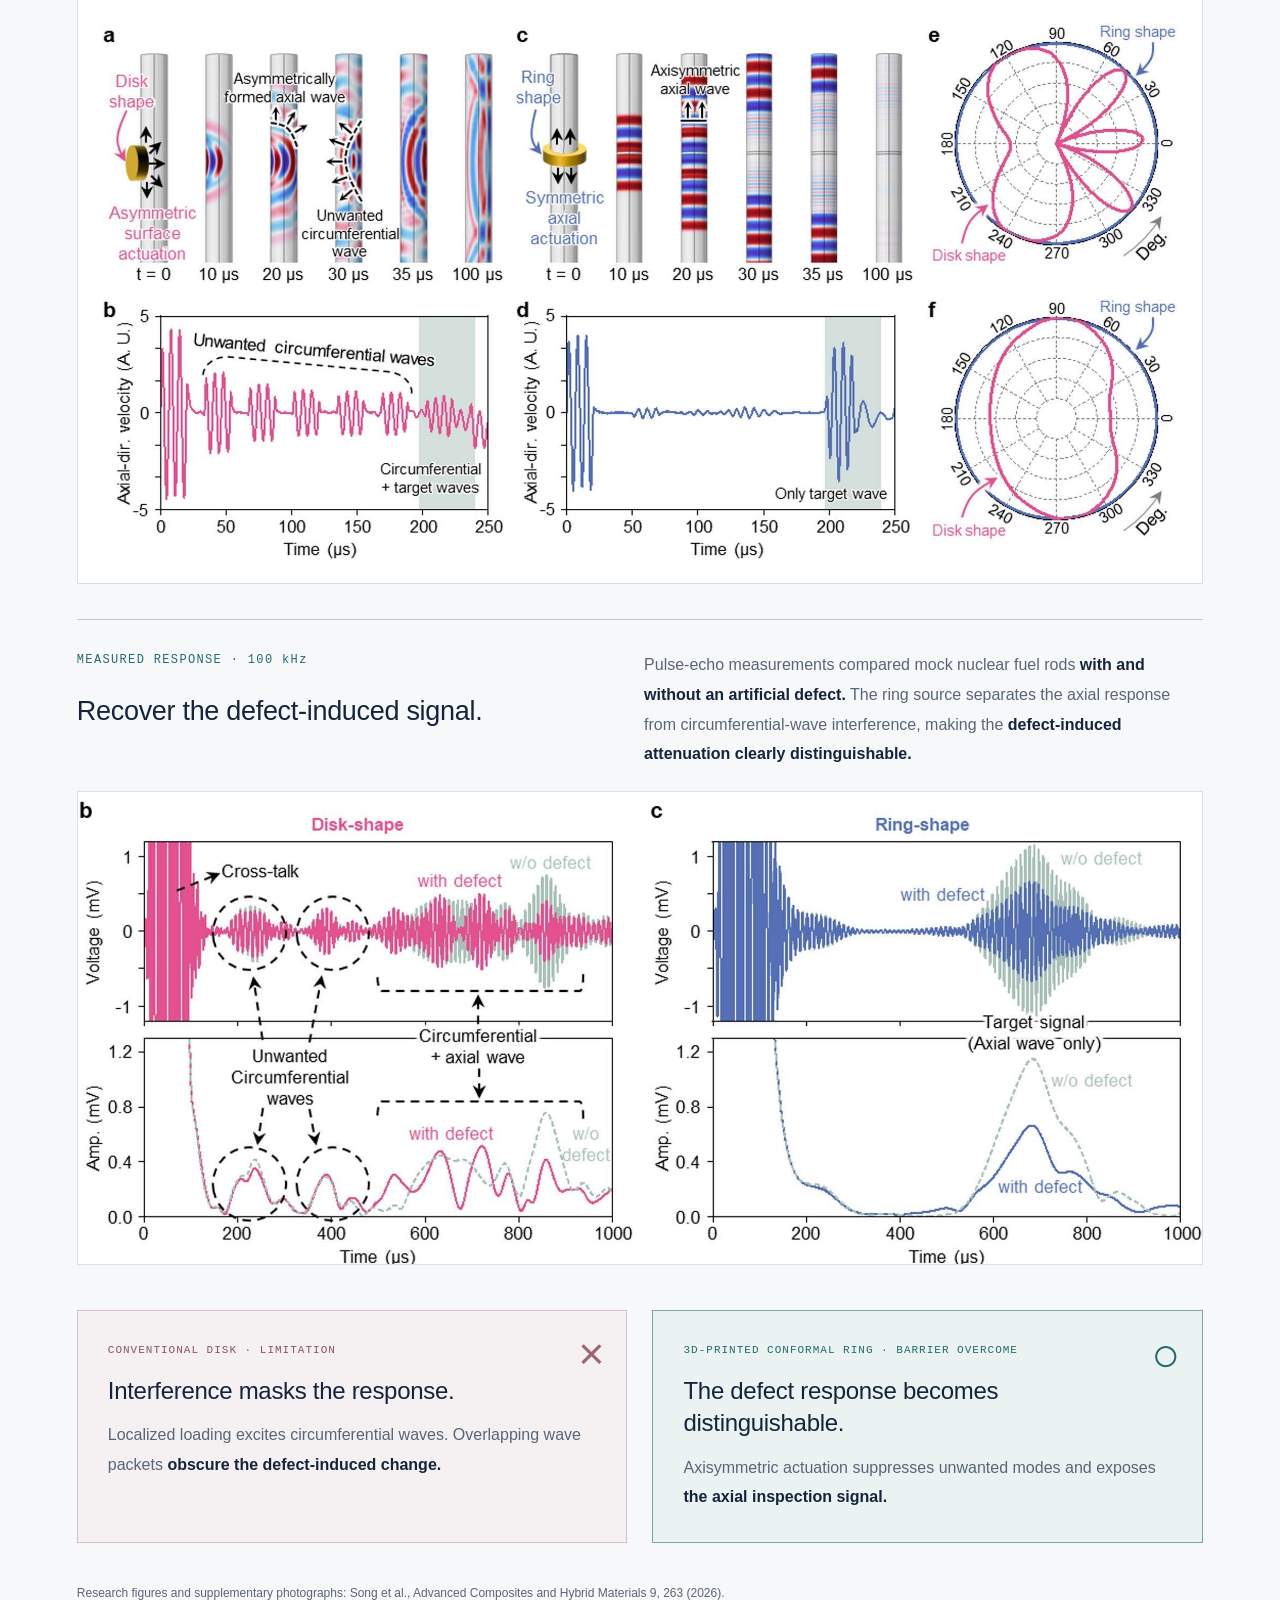
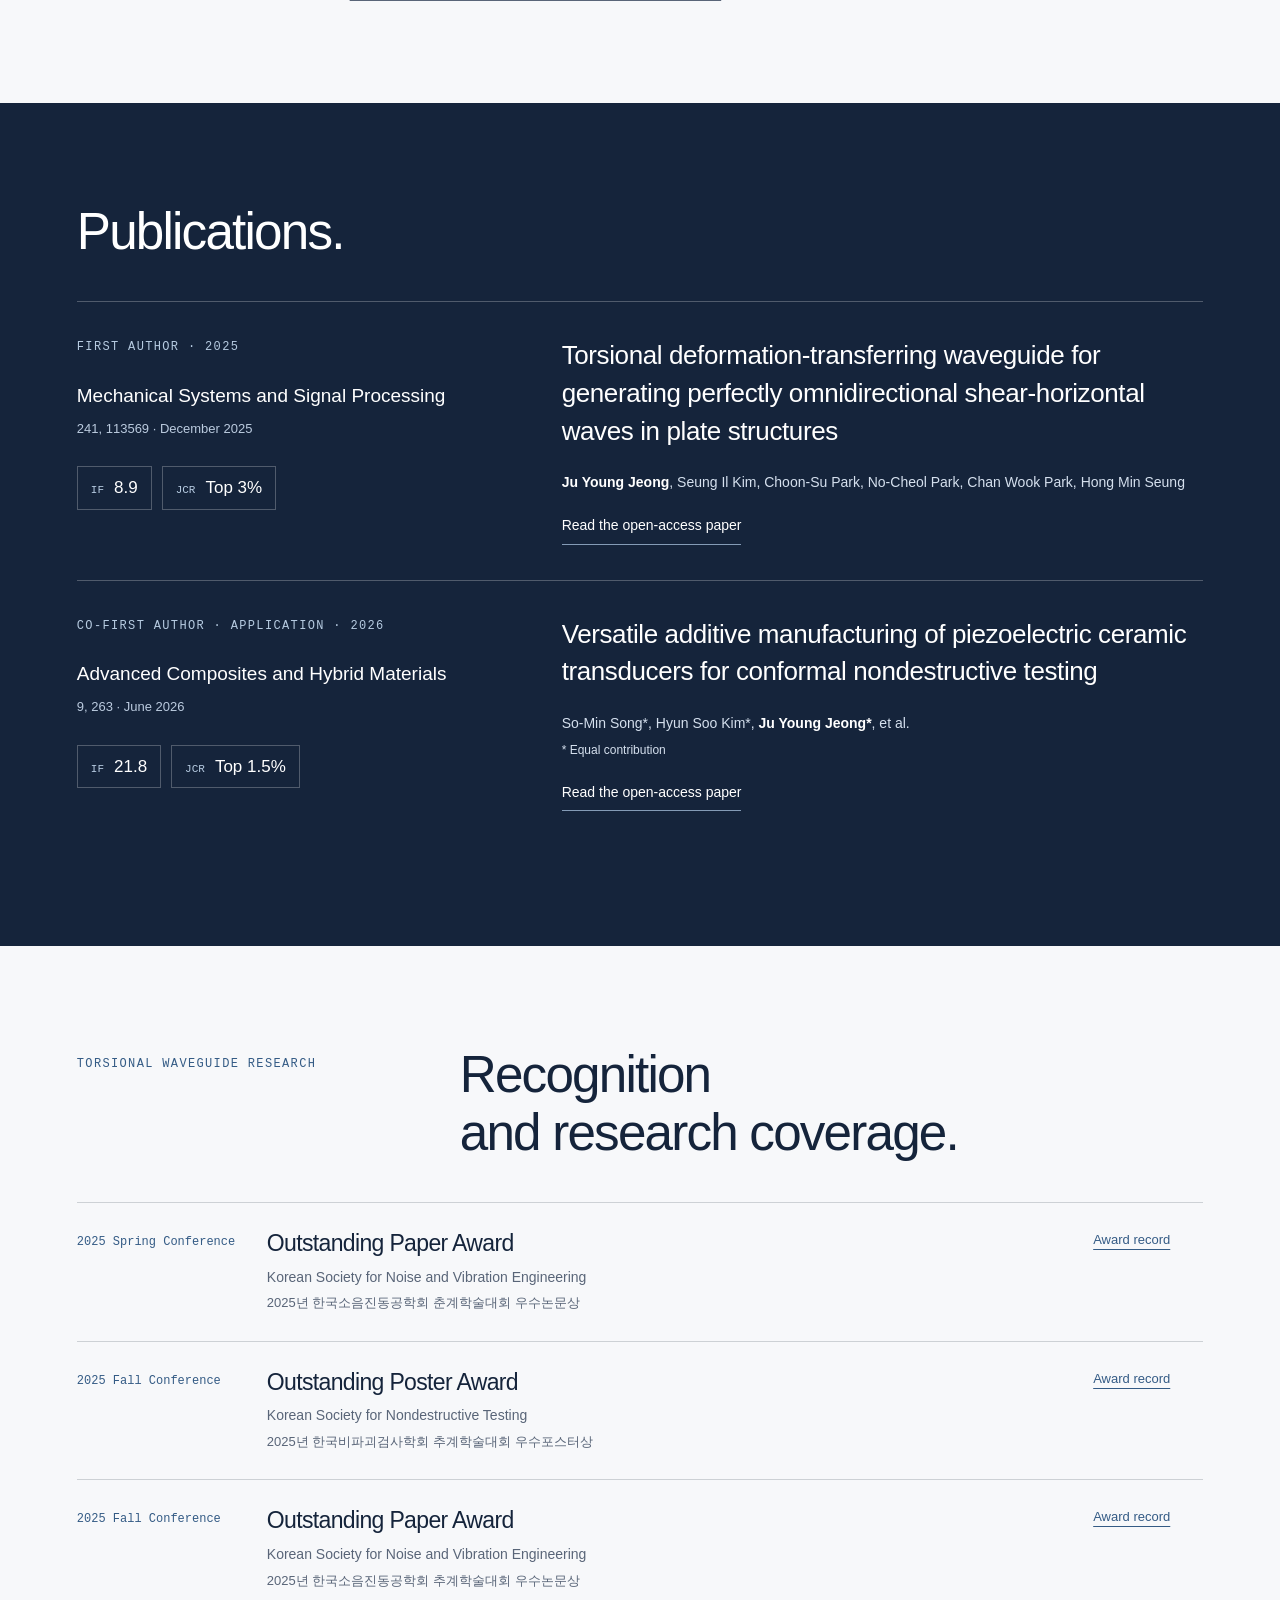
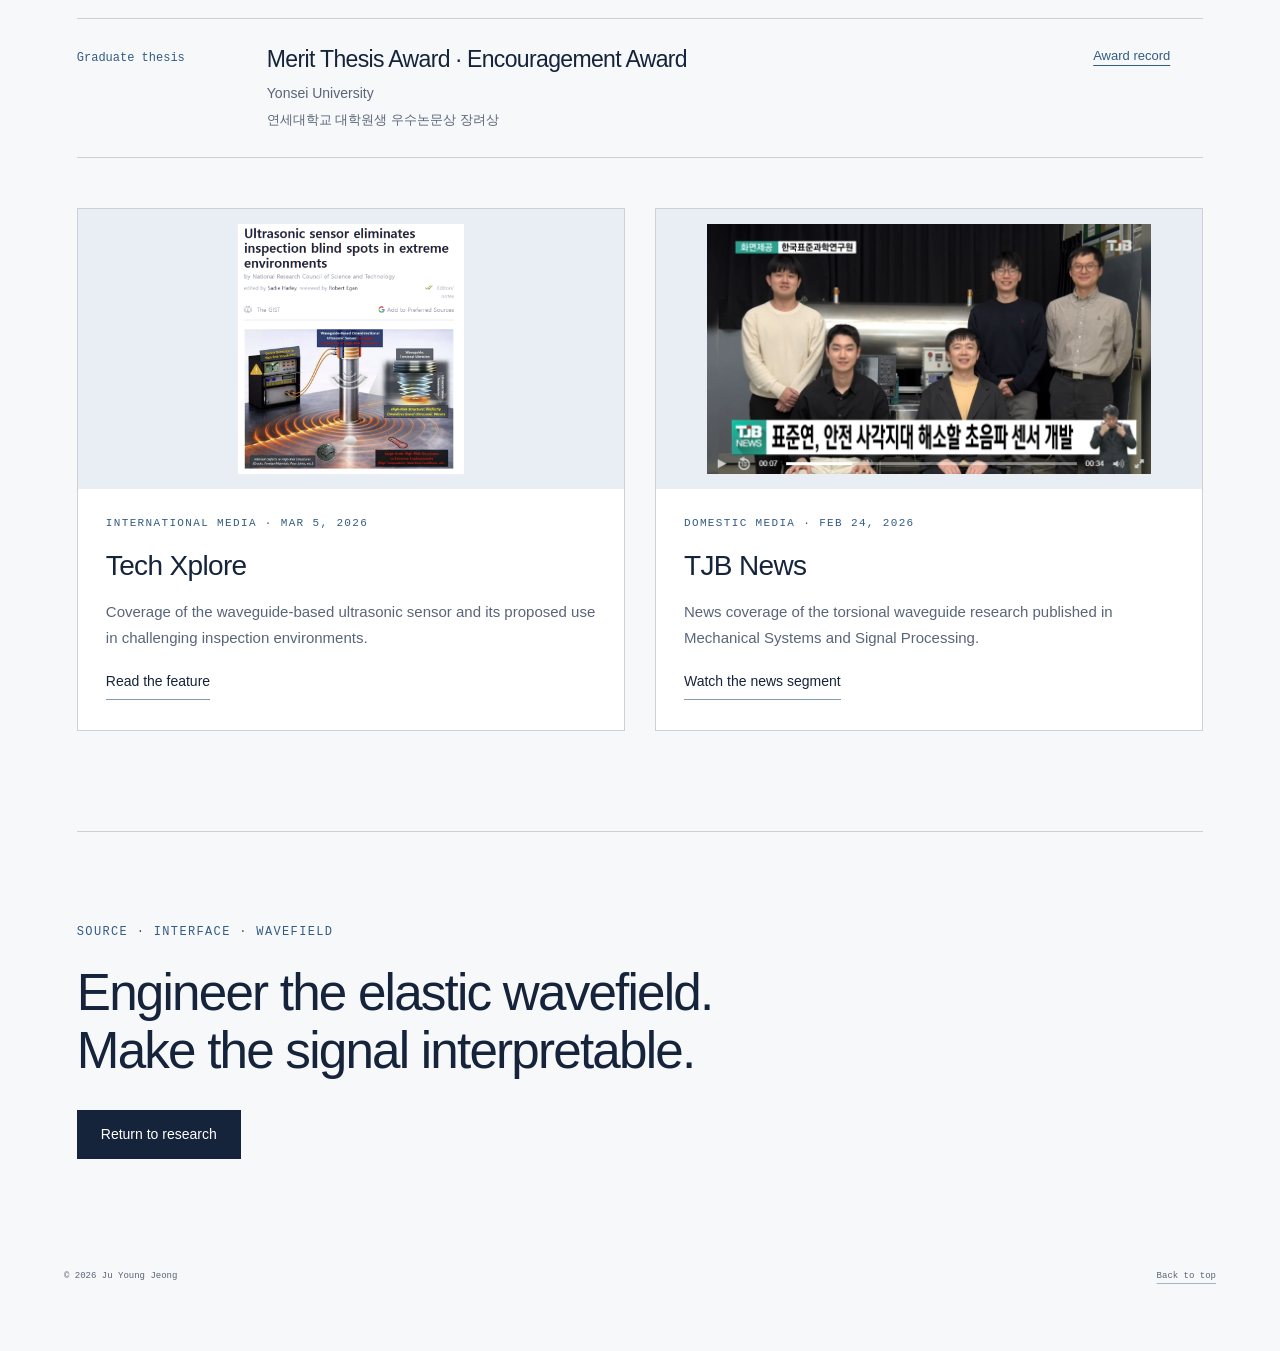
<file: ju-young-jeong-website-final-20261122-v3/guided-waves.html>
<!doctype html>
<html lang="en"><head><meta charset="utf-8"><meta name="viewport" content="width=device-width,initial-scale=1">
<meta name="theme-color" content="#15243B"><title>Ultrasonic Transducers &amp; Elastic Guided Waves | Ju Young Jeong</title>
<meta name="description" content="Engineering ultrasonic transducers for NDT/NDE: torsional waveguide sources for uniform SH waves and conformal piezoelectric rings for cylindrical inspection.">
<meta property="og:type" content="article"><meta property="og:url" content="https://juu-yooung.github.io/guided-waves.html"><meta property="og:title" content="Ultrasonic Transducers &amp; Elastic Guided Waves | Ju Young Jeong">
<meta property="og:description" content="Engineering the source, interface, and wavefield for nondestructive testing and evaluation."><meta property="og:image" content="https://juu-yooung.github.io/images/guided-waves/torsional-transducer.jpg"><meta name="twitter:card" content="summary_large_image">
<link rel="stylesheet" href="style.css?v=20261122-final-v3"><link rel="stylesheet" href="guided-waves.css?v=20261122-final-v3"><script src="script.js?v=20261122-final-v3" defer></script>
</head><body class="gw-page"><a class="skip" href="#main">Skip to content</a><header><a class="wordmark" href="index.html#home" aria-label="Ju Young Jeong home"><svg class="wordmark-symbol" xmlns="http://www.w3.org/2000/svg" viewBox="0 0 38 40" width="27" height="28" aria-hidden="true" focusable="false"><path d="M2 12 19 4 36 12 19 20Z M2 28 19 36 36 28" fill="none" stroke="currentColor" stroke-width="2.2" stroke-linejoin="round" stroke-linecap="round"/><path class="wordmark-layer-accent" d="M2 20 19 28 36 20" fill="none" stroke-width="2.2" stroke-linejoin="round" stroke-linecap="round"/></svg>JYJ</a><button class="nav-toggle" type="button" aria-expanded="false" aria-controls="main-nav">Menu <span aria-hidden="true"><i class="ui-icon ui-menu" aria-hidden="true"></i></span></button><nav id="main-nav" aria-label="Main navigation"><a href="highlights.html#highlights">Highlights</a><a href="index.html#about">About</a><a href="index.html#research">Research</a><a href="index.html#publications">Publications</a><a href="index.html#background">Background</a><a href="index.html#honors">Honors</a><a class="nav-contact" href="index.html#contact">Contact </a></nav></header>
<main id="main">
<section class="gw-hero gw-wrap" id="overview"><a class="gw-back" href="index.html#research">Back to research</a>
 <div class="gw-hero-text"><div><p class="gw-kicker">ELASTIC GUIDED WAVES · NDT / NDE</p><h1>Ultrasonic transducers.<br><em>Engineered wavefields.</em></h1></div><p class="gw-lead">I develop transducers that control how ultrasonic guided waves are launched into a structure, addressing the physical limits of the inspection itself.</p></div>
 <div class="gw-hero-pair"><a href="#torsional"><span class="gw-kicker">PLATE STRUCTURES</span><img src="images/guided-waves/torsional-concept.jpg" alt="Comparison of segmented SH-wave sources with a continuous torsional-waveguide source" width="1940" height="1018" loading="eager" decoding="async"><h2>Perfectly circular wave excitation</h2><p>A cylindrical waveguide transfers torsional deformation through an annular interface to excite the shear-horizontal (SH) guided wave mode in a plate.</p></a><a href="#conformal"><span class="gw-kicker">COMPLEX GEOMETRY</span><img src="images/guided-waves/conformal-simulation.jpg" alt="Simulated wave propagation comparing disk and conformal ring transducers" width="2056" height="1025" loading="eager" decoding="async"><h2>Conformal wave excitation</h2><p>A ring-shaped piezoelectric transducer couples to the surface and controls the excited wavefield.</p></a></div>
</section>
<div class="gw-index" role="navigation" aria-label="Research page sections"><div class="gw-wrap"><a href="#problem">Engineering problem</a><a href="#torsional">Torsional waveguide</a><a href="#conformal">Conformal transducer</a><a href="#publications">Publications</a><a href="#impact">Awards &amp; media</a></div></div>

<section class="gw-problem-band" id="problem"><div class="gw-section gw-wrap">
<div class="gw-question-head"><div><p class="gw-kicker">THE ENGINEERING QUESTION</p><h2>What must the wave source do for the inspection to work?</h2><p class="gw-question-summary">Design the source.<br>Control the wavefield.<br>Distinguish the defect response.</p></div><figure class="gw-source-diagram"><img src="images/guided-waves/source-wavefield-response.svg?v=20261122-review06" width="720" height="382" alt="Conceptual diagram: source geometry, coupling and excitation govern guided-wave propagation, which determines how clearly a defect echo can be identified."></figure></div>
<div class="gw-intro gw-intro-highlight"><p>Reliable guided-wave inspection begins with <strong>engineering the wave source.</strong></p><p><strong>Geometry, coupling, and excitation</strong> control the wave mode and propagation uniformity, so that <mark>a defect response hidden by interference becomes distinguishable.</mark></p></div>
<div class="gw-problem-table"><table><thead><tr><th scope="col">Inspection constraint</th><th scope="col">Required wavefield</th><th scope="col">Engineering response</th></tr></thead><tbody>
<tr><th scope="row"><span class="gw-table-case">01 / PLATE STRUCTURES</span><strong>Directional variation</strong><span>Discrete sources leave amplitude and phase variations.</span></th><td><strong>Uniform shear-horizontal excitation</strong><span>Angular uniformity and high mode purity.</span></td><td><span class="gw-response-label">INTRODUCE A WAVEGUIDE</span><strong>A cylindrical waveguide</strong><span>Transfers torsional deformation through a <em>continuous annular interface</em>.</span><a href="#torsional">Explore the waveguide <span aria-hidden="true">↗</span></a></td></tr>
<tr><th scope="row"><span class="gw-table-case">02 / CYLINDRICAL STRUCTURES</span><strong>Surface mismatch</strong><span>Poor contact and unwanted circumferential waves.</span></th><td><strong>Axisymmetric axial propagation</strong><span>Efficient coupling and a clearer defect response.</span></td><td><span class="gw-response-label">RESHAPE THE ACTIVE ELEMENT</span><strong>A conformal 3D-printed piezoelectric ring</strong><span>Matches the surface and distributes actuation around the <em>full circumference</em>.</span><a href="#conformal">Explore the ring transducer <span aria-hidden="true">↗</span></a></td></tr>
</tbody></table></div>
</div></section>

<section class="gw-case-band" id="torsional"><div class="gw-wrap gw-section">
 <div class="gw-case-head"><div><p class="gw-kicker">TORSIONAL WAVEGUIDE</p><h2>A perfectly circular<br>shear-horizontal (SH) wave source.</h2></div><a class="gw-button" href="https://doi.org/10.1016/j.ymssp.2025.113569" target="_blank" rel="noopener noreferrer">Read the paper</a></div>
 <div class="gw-problem-solution gw-comparison gw-problem-cards"><article class="gw-comparison-limit"><span class="gw-comparison-symbol" aria-hidden="true">×</span><p class="gw-kicker">PROBLEM</p><h3>Segmented excitation leaves a spatial signature.</h3><p>Conventional omnidirectional SH-wave transducers approximate a circular source using discrete elements. Amplitude and phase variation can persist in the near field, complicating predictable inspection of tightly spaced features.</p></article><article class="gw-comparison-solved"><span class="gw-comparison-symbol" aria-hidden="true">○</span><p class="gw-kicker">SOLUTION</p><h3>Transfer the deformation through a cylindrical waveguide.</h3><p>The waveguide develops an axisymmetric torsional field. Its continuous annular contact transfers that field into radially propagating SH waves, <strong>preserving circumferential uniformity at the source.</strong></p></article></div>
 <div class="gw-video"><a class="gw-video-cover" href="https://www.youtube.com/watch?v=OVB2NG40-i0" target="_blank" rel="noopener noreferrer" aria-label="Watch the KRISS torsional waveguide research video on YouTube"><img src="images/guided-waves/research-video-thumbnail.png" alt="Three key scenes from the KRISS research video: separated waveguide source, torsional excitation mechanism and curved-surface application concept" width="1672" height="941" loading="lazy" decoding="async"><span>Watch the research video</span></a><div><p class="gw-kicker">KRISS · RESEARCH VIDEO</p><h3>See the mechanism<br>in motion.</h3><p>Research video by KRISS.</p><p class="gw-note">1 min 50 sec · Korean narration</p><a class="gw-button" href="https://www.youtube.com/watch?v=OVB2NG40-i0" target="_blank" rel="noopener noreferrer">Watch on YouTube</a></div></div>
 <div class="gw-prototype-proof"><div><p class="gw-kicker">FABRICATED SOURCE</p><h3>The waveguide, on the test plate.</h3><p>The cylindrical waveguide transmitter transfers torsional deformation into the plate; a separate PPM-EMAT receiver measures the generated waves.</p></div>
 <figure class="gw-figure"><a href="images/guided-waves/torsional-experimental-setup.jpg" target="_blank" rel="noopener" aria-label="Open the published experimental setup figure"><img src="images/guided-waves/torsional-experimental-setup.jpg" alt="Published Figure 13 showing experimental instruments, the cylindrical waveguide transmitter mounted on an aluminum plate, the model, and the separate PPM-EMAT receiver" width="1940" height="845" loading="lazy" decoding="async"></a><figcaption>Actual waveguide transmitter and test configuration (panel b); PPM-EMAT receiver (panel d). Main paper, Fig. 13.</figcaption></figure></div>
 <p class="gw-credit">Research figures: <a href="https://doi.org/10.1016/j.ymssp.2025.113569" target="_blank" rel="noopener">Jeong et al., Mechanical Systems and Signal Processing 241, 113569 (2025)</a>.</p>
</div></section>

<section class="gw-section gw-wrap" id="conformal">
 <div class="gw-case-head"><div><p class="gw-kicker">CONFORMAL 3D-PRINTED PIEZOELECTRIC TRANSDUCER</p><h2>Conformal 3D-printed transducers<br>for complex geometry.</h2></div><a class="gw-button" href="https://doi.org/10.1007/s42114-026-01782-y" target="_blank" rel="noopener noreferrer">Read the paper</a></div>
 <div class="gw-contribution"><div class="gw-contribution-heading"><span>MY CONTRIBUTION</span><h3>NDT application: nuclear fuel-rod inspection.</h3></div><ol class="gw-contribution-steps">
<li><strong>Conceive the application</strong><p>Define guided-wave inspection for the geometry of nuclear fuel rods.</p></li>
<li><strong>Design the source geometry</strong><p>Design a conformal 3D-printed ring for axisymmetric actuation.</p></li>
<li><strong>Simulate the wavefield</strong><p>Compare disk and ring sources with finite-element wave analysis.</p></li>
<li><strong>Verify experimentally</strong><p>Test mock rods with and without an artificial fouling-type defect.</p></li>
</ol></div>
 <div class="gw-problem-solution gw-comparison gw-problem-cards"><article class="gw-comparison-limit"><span class="gw-comparison-symbol" aria-hidden="true">×</span><p class="gw-kicker">PROBLEM</p><h3>A flat source does not match a cylindrical inspection surface.</h3><p>A conventional disk transducer produces localized contact and asymmetric excitation. Unwanted circumferential components overlap the desired axial response, reducing the clarity of a defect-related signal.</p></article><article class="gw-comparison-solved"><span class="gw-comparison-symbol" aria-hidden="true">○</span><p class="gw-kicker">SOLUTION</p><h3>3D-print the active element to conform to the structure.</h3><p>A <strong>3D-printed piezoelectric ring</strong> couples around the rod and generates an <strong>axisymmetric axial wavefield</strong>. By suppressing unwanted circumferential modes, the conformal geometry overcomes a measurement barrier: <strong>the defect-induced response obscured by disk-source interference becomes distinguishable</strong> in the tested mock nuclear fuel-rod configuration.</p></article></div>
 <div class="gw-hardware"><div class="gw-two-col"><div><p class="gw-kicker">FROM PRINTED GEOMETRY TO INSPECTION</p><h3>A conformal source,<br>physically realized.</h3></div><p>A 3D-printed ring is mounted directly on a mock nuclear fuel rod. The hardware and measured signals below show how <strong>surface-matched geometry turns an obscured response into a distinguishable inspection signal.</strong></p></div>
 <figure class="gw-figure gw-hardware-board"><div class="gw-hardware-scene">
<svg xmlns="http://www.w3.org/2000/svg" width="1200" height="560" viewBox="0 0 1200 560" role="img" aria-labelledby="hardware-title hardware-desc">
<title id="hardware-title">Conformal ring transducer, wave propagation and experimental hardware</title><desc id="hardware-desc">Compact source illustration. Smooth vector wave packets show incident, transmitted and attenuated returning waves along the rod. Two schematic signal cards illustrate incident excitation and the reduced return amplitude with a mock defect, without numerical axes or measured data. Four unchanged experimental photographs from supplementary Figure S15 surround the rod. Original measured responses are shown separately below.</desc>
<defs><marker id="hardware-arrow" markerUnits="userSpaceOnUse" markerWidth="14" markerHeight="14" refX="12" refY="7" orient="auto"><path d="M1 1L13 7L1 13L4.5 7Z" fill="#345b85"/></marker><linearGradient id="hardware-bg" x1="0" y1="0" x2="1" y2="1"><stop offset="0" stop-color="#f8fafd"/><stop offset="1" stop-color="#e8edf4"/></linearGradient><path id="hardware-packet" d="M-60.00 0.00L-59.62 -0.00L-59.25 -0.00L-58.88 -0.00L-58.50 -0.00L-58.12 -0.01L-57.75 -0.01L-57.38 -0.01L-57.00 -0.01L-56.62 -0.01L-56.25 -0.01L-55.88 -0.02L-55.50 -0.02L-55.12 -0.02L-54.75 -0.02L-54.38 -0.02L-54.00 -0.02L-53.62 -0.02L-53.25 -0.02L-52.88 -0.02L-52.50 -0.01L-52.12 -0.01L-51.75 -0.00L-51.38 0.00L-51.00 0.01L-50.62 0.02L-50.25 0.02L-49.88 0.03L-49.50 0.05L-49.12 0.06L-48.75 0.07L-48.38 0.08L-48.00 0.09L-47.62 0.10L-47.25 0.11L-46.88 0.12L-46.50 0.13L-46.12 0.13L-45.75 0.14L-45.38 0.13L-45.00 0.13L-44.62 0.12L-44.25 0.10L-43.88 0.08L-43.50 0.06L-43.12 0.03L-42.75 -0.01L-42.38 -0.05L-42.00 -0.10L-41.62 -0.15L-41.25 -0.21L-40.88 -0.27L-40.50 -0.33L-40.12 -0.39L-39.75 -0.45L-39.38 -0.51L-39.00 -0.56L-38.62 -0.61L-38.25 -0.65L-37.88 -0.67L-37.50 -0.69L-37.12 -0.68L-36.75 -0.66L-36.38 -0.62L-36.00 -0.56L-35.62 -0.48L-35.25 -0.37L-34.88 -0.24L-34.50 -0.10L-34.12 0.08L-33.75 0.27L-33.38 0.47L-33.00 0.69L-32.62 0.92L-32.25 1.16L-31.88 1.39L-31.50 1.62L-31.12 1.83L-30.75 2.03L-30.38 2.20L-30.00 2.34L-29.62 2.44L-29.25 2.49L-28.87 2.49L-28.50 2.43L-28.12 2.31L-27.75 2.13L-27.38 1.88L-27.00 1.56L-26.62 1.18L-26.25 0.74L-25.88 0.23L-25.50 -0.32L-25.12 -0.92L-24.75 -1.55L-24.38 -2.21L-24.00 -2.87L-23.62 -3.52L-23.25 -4.15L-22.88 -4.74L-22.50 -5.28L-22.12 -5.74L-21.75 -6.11L-21.38 -6.39L-21.00 -6.54L-20.62 -6.57L-20.25 -6.45L-19.88 -6.19L-19.50 -5.78L-19.12 -5.22L-18.75 -4.51L-18.38 -3.65L-18.00 -2.67L-17.62 -1.56L-17.25 -0.36L-16.88 0.92L-16.50 2.27L-16.12 3.64L-15.75 5.01L-15.38 6.36L-15.00 7.64L-14.62 8.84L-14.25 9.91L-13.88 10.83L-13.50 11.58L-13.12 12.12L-12.75 12.44L-12.38 12.52L-12.00 12.35L-11.62 11.92L-11.25 11.23L-10.88 10.29L-10.50 9.10L-10.12 7.69L-9.75 6.07L-9.38 4.28L-9.00 2.34L-8.62 0.30L-8.25 -1.81L-7.88 -3.95L-7.50 -6.06L-7.12 -8.11L-6.75 -10.05L-6.38 -11.83L-6.00 -13.42L-5.62 -14.78L-5.25 -15.86L-4.88 -16.66L-4.50 -17.14L-4.12 -17.29L-3.75 -17.10L-3.38 -16.57L-3.00 -15.71L-2.62 -14.54L-2.25 -13.07L-1.88 -11.33L-1.50 -9.36L-1.12 -7.19L-0.75 -4.88L-0.38 -2.47L0.00 -0.00L0.38 2.47L0.75 4.88L1.12 7.19L1.50 9.36L1.88 11.33L2.25 13.07L2.62 14.54L3.00 15.71L3.37 16.57L3.75 17.10L4.12 17.29L4.50 17.14L4.88 16.66L5.25 15.86L5.62 14.78L6.00 13.42L6.38 11.83L6.75 10.05L7.12 8.11L7.50 6.06L7.88 3.95L8.25 1.81L8.62 -0.30L9.00 -2.34L9.38 -4.28L9.75 -6.07L10.12 -7.69L10.50 -9.10L10.88 -10.29L11.25 -11.23L11.62 -11.92L12.00 -12.35L12.38 -12.52L12.75 -12.44L13.12 -12.12L13.50 -11.58L13.88 -10.83L14.25 -9.91L14.62 -8.84L15.00 -7.64L15.38 -6.36L15.75 -5.01L16.12 -3.64L16.50 -2.27L16.88 -0.92L17.25 0.36L17.62 1.56L18.00 2.67L18.38 3.65L18.75 4.51L19.12 5.22L19.50 5.78L19.88 6.19L20.25 6.45L20.62 6.57L21.00 6.54L21.38 6.39L21.75 6.11L22.12 5.74L22.50 5.28L22.88 4.74L23.25 4.15L23.62 3.52L24.00 2.87L24.38 2.21L24.75 1.55L25.12 0.92L25.50 0.32L25.88 -0.23L26.25 -0.74L26.62 -1.18L27.00 -1.56L27.38 -1.88L27.75 -2.13L28.12 -2.31L28.50 -2.43L28.88 -2.49L29.25 -2.49L29.62 -2.44L30.00 -2.34L30.38 -2.20L30.75 -2.03L31.12 -1.83L31.50 -1.62L31.88 -1.39L32.25 -1.16L32.62 -0.92L33.00 -0.69L33.38 -0.47L33.75 -0.27L34.12 -0.08L34.50 0.10L34.88 0.24L35.25 0.37L35.62 0.48L36.00 0.56L36.38 0.62L36.75 0.66L37.12 0.68L37.50 0.69L37.88 0.67L38.25 0.65L38.62 0.61L39.00 0.56L39.38 0.51L39.75 0.45L40.12 0.39L40.50 0.33L40.88 0.27L41.25 0.21L41.62 0.15L42.00 0.10L42.38 0.05L42.75 0.01L43.12 -0.03L43.50 -0.06L43.88 -0.08L44.25 -0.10L44.62 -0.12L45.00 -0.13L45.38 -0.13L45.75 -0.14L46.12 -0.13L46.50 -0.13L46.88 -0.12L47.25 -0.11L47.62 -0.10L48.00 -0.09L48.38 -0.08L48.75 -0.07L49.12 -0.06L49.50 -0.05L49.88 -0.03L50.25 -0.02L50.62 -0.02L51.00 -0.01L51.38 -0.00L51.75 0.00L52.12 0.01L52.50 0.01L52.88 0.02L53.25 0.02L53.62 0.02L54.00 0.02L54.38 0.02L54.75 0.02L55.12 0.02L55.50 0.02L55.88 0.02L56.25 0.01L56.62 0.01L57.00 0.01L57.38 0.01L57.75 0.01L58.12 0.01L58.50 0.00L58.88 0.00L59.25 0.00L59.62 0.00L60.00 0.00"/></defs>
<rect width="1200" height="560" fill="url(#hardware-bg)"/>
<image href="images/guided-waves/conformal-rod-ring-render.png" x="50" y="30" width="1100" height="515" transform="rotate(8 600 285)" preserveAspectRatio="xMidYMid meet"/>
<g font-family="Arial,Helvetica,sans-serif" aria-label="Redrawn schematic incident and reflected signals">
<rect x="430" y="19" width="310" height="132" rx="5" fill="#fff" fill-opacity=".88" stroke="#c9d4e2"/><rect x="770" y="19" width="310" height="132" rx="5" fill="#fff" fill-opacity=".88" stroke="#c9d4e2"/>
<g font-size="16" font-weight="600" fill="#173c65"><text x="447" y="45">Incident signal</text><text x="787" y="45">Reflected signal</text></g>
<path d="M447 94H722M787 94H1062" stroke="#d4dce7" stroke-width="1"/>
<path d="M447.00 94.00L447.86 94.00L448.72 94.00L449.58 94.00L450.44 93.99L451.30 93.99L452.16 93.99L453.02 93.99L453.88 93.98L454.73 93.98L455.59 93.98L456.45 93.98L457.31 93.97L458.17 93.97L459.03 93.97L459.89 93.97L460.75 93.97L461.61 93.97L462.47 93.97L463.33 93.97L464.19 93.98L465.05 93.98L465.91 93.99L466.77 94.00L467.62 94.01L468.48 94.03L469.34 94.04L470.20 94.06L471.06 94.07L471.92 94.09L472.78 94.11L473.64 94.13L474.50 94.15L475.36 94.17L476.22 94.18L477.08 94.20L477.94 94.21L478.80 94.22L479.66 94.22L480.52 94.22L481.38 94.21L482.23 94.19L483.09 94.17L483.95 94.13L484.81 94.09L485.67 94.04L486.53 93.98L487.39 93.91L488.25 93.84L489.11 93.75L489.97 93.66L490.83 93.56L491.69 93.47L492.55 93.37L493.41 93.27L494.27 93.17L495.12 93.09L495.98 93.02L496.84 92.96L497.70 92.92L498.56 92.90L499.42 92.90L500.28 92.93L501.14 93.00L502.00 93.10L502.86 93.23L503.72 93.40L504.58 93.61L505.44 93.85L506.30 94.12L507.16 94.43L508.02 94.76L508.88 95.11L509.73 95.48L510.59 95.86L511.45 96.24L512.31 96.61L513.17 96.95L514.03 97.27L514.89 97.55L515.75 97.77L516.61 97.93L517.47 98.01L518.33 98.01L519.19 97.92L520.05 97.73L520.91 97.43L521.77 97.03L522.62 96.52L523.48 95.90L524.34 95.19L525.20 94.37L526.06 93.48L526.92 92.51L527.78 91.50L528.64 90.45L529.50 89.38L530.36 88.33L531.22 87.32L532.08 86.36L532.94 85.50L533.80 84.75L534.66 84.15L535.52 83.71L536.38 83.46L537.23 83.42L538.09 83.61L538.95 84.03L539.81 84.69L540.67 85.60L541.53 86.74L542.39 88.11L543.25 89.70L544.11 91.48L544.97 93.42L545.83 95.49L546.69 97.65L547.55 99.86L548.41 102.07L549.27 104.24L550.12 106.31L550.98 108.24L551.84 109.97L552.70 111.45L553.56 112.65L554.42 113.53L555.28 114.04L556.14 114.17L557.00 113.90L557.86 113.21L558.72 112.10L559.58 110.58L560.44 108.67L561.30 106.39L562.16 103.79L563.02 100.90L563.88 97.78L564.73 94.48L565.59 91.08L566.45 87.64L567.31 84.23L568.17 80.93L569.03 77.81L569.89 74.94L570.75 72.38L571.61 70.19L572.47 68.44L573.33 67.16L574.19 66.39L575.05 66.15L575.91 66.45L576.77 67.30L577.62 68.68L578.48 70.58L579.34 72.95L580.20 75.75L581.06 78.92L581.92 82.41L582.78 86.14L583.64 90.03L584.50 94.00L585.36 97.97L586.22 101.86L587.08 105.59L587.94 109.08L588.80 112.25L589.66 115.05L590.52 117.42L591.38 119.32L592.23 120.70L593.09 121.55L593.95 121.85L594.81 121.61L595.67 120.84L596.53 119.56L597.39 117.81L598.25 115.62L599.11 113.06L599.97 110.19L600.83 107.07L601.69 103.77L602.55 100.36L603.41 96.92L604.27 93.52L605.12 90.22L605.98 87.10L606.84 84.21L607.70 81.61L608.56 79.33L609.42 77.42L610.28 75.90L611.14 74.79L612.00 74.10L612.86 73.83L613.72 73.96L614.58 74.47L615.44 75.35L616.30 76.55L617.16 78.03L618.02 79.76L618.88 81.69L619.73 83.76L620.59 85.93L621.45 88.14L622.31 90.35L623.17 92.51L624.03 94.58L624.89 96.52L625.75 98.30L626.61 99.89L627.47 101.26L628.33 102.40L629.19 103.31L630.05 103.97L630.91 104.39L631.77 104.58L632.62 104.54L633.48 104.29L634.34 103.85L635.20 103.25L636.06 102.50L636.92 101.64L637.78 100.68L638.64 99.67L639.50 98.62L640.36 97.55L641.22 96.50L642.08 95.49L642.94 94.52L643.80 93.63L644.66 92.81L645.52 92.10L646.38 91.48L647.23 90.97L648.09 90.57L648.95 90.27L649.81 90.08L650.67 89.99L651.53 89.99L652.39 90.07L653.25 90.23L654.11 90.45L654.97 90.73L655.83 91.05L656.69 91.39L657.55 91.76L658.41 92.14L659.27 92.52L660.12 92.89L660.98 93.24L661.84 93.57L662.70 93.88L663.56 94.15L664.42 94.39L665.28 94.60L666.14 94.77L667.00 94.90L667.86 95.00L668.72 95.07L669.58 95.10L670.44 95.10L671.30 95.08L672.16 95.04L673.02 94.98L673.88 94.91L674.73 94.83L675.59 94.73L676.45 94.63L677.31 94.53L678.17 94.44L679.03 94.34L679.89 94.25L680.75 94.16L681.61 94.09L682.47 94.02L683.33 93.96L684.19 93.91L685.05 93.87L685.91 93.83L686.77 93.81L687.62 93.79L688.48 93.78L689.34 93.78L690.20 93.78L691.06 93.79L691.92 93.80L692.78 93.82L693.64 93.83L694.50 93.85L695.36 93.87L696.22 93.89L697.08 93.91L697.94 93.93L698.80 93.94L699.66 93.96L700.52 93.97L701.38 93.99L702.23 94.00L703.09 94.01L703.95 94.02L704.81 94.02L705.67 94.03L706.53 94.03L707.39 94.03L708.25 94.03L709.11 94.03L709.97 94.03L710.83 94.03L711.69 94.03L712.55 94.02L713.41 94.02L714.27 94.02L715.12 94.02L715.98 94.01L716.84 94.01L717.70 94.01L718.56 94.01L719.42 94.00L720.28 94.00L721.14 94.00L722.00 94.00" fill="none" stroke="#173c65" stroke-width="3.4" stroke-linecap="round" stroke-linejoin="round"/>
<path d="M787.00 94.00L787.86 94.00L788.72 94.00L789.58 94.00L790.44 93.99L791.30 93.99L792.16 93.99L793.02 93.99L793.88 93.98L794.73 93.98L795.59 93.98L796.45 93.98L797.31 93.97L798.17 93.97L799.03 93.97L799.89 93.97L800.75 93.97L801.61 93.97L802.47 93.97L803.33 93.97L804.19 93.98L805.05 93.98L805.91 93.99L806.77 94.00L807.62 94.01L808.48 94.03L809.34 94.04L810.20 94.06L811.06 94.07L811.92 94.09L812.78 94.11L813.64 94.13L814.50 94.15L815.36 94.17L816.22 94.18L817.08 94.20L817.94 94.21L818.80 94.22L819.66 94.22L820.52 94.22L821.38 94.21L822.23 94.19L823.09 94.17L823.95 94.13L824.81 94.09L825.67 94.04L826.53 93.98L827.39 93.91L828.25 93.84L829.11 93.75L829.97 93.66L830.83 93.56L831.69 93.47L832.55 93.37L833.41 93.27L834.27 93.17L835.12 93.09L835.98 93.02L836.84 92.96L837.70 92.92L838.56 92.90L839.42 92.90L840.28 92.93L841.14 93.00L842.00 93.10L842.86 93.23L843.72 93.40L844.58 93.61L845.44 93.85L846.30 94.12L847.16 94.43L848.02 94.76L848.88 95.11L849.73 95.48L850.59 95.86L851.45 96.24L852.31 96.61L853.17 96.95L854.03 97.27L854.89 97.55L855.75 97.77L856.61 97.93L857.47 98.01L858.33 98.01L859.19 97.92L860.05 97.73L860.91 97.43L861.77 97.03L862.62 96.52L863.48 95.90L864.34 95.19L865.20 94.37L866.06 93.48L866.92 92.51L867.78 91.50L868.64 90.45L869.50 89.38L870.36 88.33L871.22 87.32L872.08 86.36L872.94 85.50L873.80 84.75L874.66 84.15L875.52 83.71L876.38 83.46L877.23 83.42L878.09 83.61L878.95 84.03L879.81 84.69L880.67 85.60L881.53 86.74L882.39 88.11L883.25 89.70L884.11 91.48L884.97 93.42L885.83 95.49L886.69 97.65L887.55 99.86L888.41 102.07L889.27 104.24L890.12 106.31L890.98 108.24L891.84 109.97L892.70 111.45L893.56 112.65L894.42 113.53L895.28 114.04L896.14 114.17L897.00 113.90L897.86 113.21L898.72 112.10L899.58 110.58L900.44 108.67L901.30 106.39L902.16 103.79L903.02 100.90L903.88 97.78L904.73 94.48L905.59 91.08L906.45 87.64L907.31 84.23L908.17 80.93L909.03 77.81L909.89 74.94L910.75 72.38L911.61 70.19L912.47 68.44L913.33 67.16L914.19 66.39L915.05 66.15L915.91 66.45L916.77 67.30L917.62 68.68L918.48 70.58L919.34 72.95L920.20 75.75L921.06 78.92L921.92 82.41L922.78 86.14L923.64 90.03L924.50 94.00L925.36 97.97L926.22 101.86L927.08 105.59L927.94 109.08L928.80 112.25L929.66 115.05L930.52 117.42L931.38 119.32L932.23 120.70L933.09 121.55L933.95 121.85L934.81 121.61L935.67 120.84L936.53 119.56L937.39 117.81L938.25 115.62L939.11 113.06L939.97 110.19L940.83 107.07L941.69 103.77L942.55 100.36L943.41 96.92L944.27 93.52L945.12 90.22L945.98 87.10L946.84 84.21L947.70 81.61L948.56 79.33L949.42 77.42L950.28 75.90L951.14 74.79L952.00 74.10L952.86 73.83L953.72 73.96L954.58 74.47L955.44 75.35L956.30 76.55L957.16 78.03L958.02 79.76L958.88 81.69L959.73 83.76L960.59 85.93L961.45 88.14L962.31 90.35L963.17 92.51L964.03 94.58L964.89 96.52L965.75 98.30L966.61 99.89L967.47 101.26L968.33 102.40L969.19 103.31L970.05 103.97L970.91 104.39L971.77 104.58L972.62 104.54L973.48 104.29L974.34 103.85L975.20 103.25L976.06 102.50L976.92 101.64L977.78 100.68L978.64 99.67L979.50 98.62L980.36 97.55L981.22 96.50L982.08 95.49L982.94 94.52L983.80 93.63L984.66 92.81L985.52 92.10L986.38 91.48L987.23 90.97L988.09 90.57L988.95 90.27L989.81 90.08L990.67 89.99L991.53 89.99L992.39 90.07L993.25 90.23L994.11 90.45L994.97 90.73L995.83 91.05L996.69 91.39L997.55 91.76L998.41 92.14L999.27 92.52L1000.12 92.89L1000.98 93.24L1001.84 93.57L1002.70 93.88L1003.56 94.15L1004.42 94.39L1005.28 94.60L1006.14 94.77L1007.00 94.90L1007.86 95.00L1008.72 95.07L1009.58 95.10L1010.44 95.10L1011.30 95.08L1012.16 95.04L1013.02 94.98L1013.88 94.91L1014.73 94.83L1015.59 94.73L1016.45 94.63L1017.31 94.53L1018.17 94.44L1019.03 94.34L1019.89 94.25L1020.75 94.16L1021.61 94.09L1022.47 94.02L1023.33 93.96L1024.19 93.91L1025.05 93.87L1025.91 93.83L1026.77 93.81L1027.62 93.79L1028.48 93.78L1029.34 93.78L1030.20 93.78L1031.06 93.79L1031.92 93.80L1032.78 93.82L1033.64 93.83L1034.50 93.85L1035.36 93.87L1036.22 93.89L1037.08 93.91L1037.94 93.93L1038.80 93.94L1039.66 93.96L1040.52 93.97L1041.38 93.99L1042.23 94.00L1043.09 94.01L1043.95 94.02L1044.81 94.02L1045.67 94.03L1046.53 94.03L1047.39 94.03L1048.25 94.03L1049.11 94.03L1049.97 94.03L1050.83 94.03L1051.69 94.03L1052.55 94.02L1053.41 94.02L1054.27 94.02L1055.12 94.02L1055.98 94.01L1056.84 94.01L1057.70 94.01L1058.56 94.01L1059.42 94.00L1060.28 94.00L1061.14 94.00L1062.00 94.00" fill="none" stroke="#9eafc4" stroke-width="2.2" stroke-dasharray="4 4"/>
<path d="M787.00 94.00L787.86 94.00L788.72 94.00L789.58 94.00L790.44 94.00L791.30 94.00L792.16 93.99L793.02 93.99L793.88 93.99L794.73 93.99L795.59 93.99L796.45 93.99L797.31 93.99L798.17 93.98L799.03 93.98L799.89 93.98L800.75 93.98L801.61 93.98L802.47 93.98L803.33 93.99L804.19 93.99L805.05 93.99L805.91 94.00L806.77 94.00L807.62 94.01L808.48 94.01L809.34 94.02L810.20 94.03L811.06 94.04L811.92 94.05L812.78 94.06L813.64 94.07L814.50 94.08L815.36 94.09L816.22 94.10L817.08 94.11L817.94 94.12L818.80 94.12L819.66 94.12L820.52 94.12L821.38 94.11L822.23 94.11L823.09 94.09L823.95 94.07L824.81 94.05L825.67 94.02L826.53 93.99L827.39 93.95L828.25 93.91L829.11 93.86L829.97 93.81L830.83 93.76L831.69 93.70L832.55 93.65L833.41 93.60L834.27 93.54L835.12 93.50L835.98 93.46L836.84 93.42L837.70 93.40L838.56 93.39L839.42 93.39L840.28 93.41L841.14 93.45L842.00 93.50L842.86 93.58L843.72 93.67L844.58 93.78L845.44 93.92L846.30 94.07L847.16 94.24L848.02 94.42L848.88 94.61L849.73 94.82L850.59 95.03L851.45 95.24L852.31 95.44L853.17 95.63L854.03 95.80L854.89 95.96L855.75 96.08L856.61 96.17L857.47 96.21L858.33 96.21L859.19 96.16L860.05 96.06L860.91 95.89L861.77 95.67L862.62 95.39L863.48 95.05L864.34 94.65L865.20 94.21L866.06 93.71L866.92 93.18L867.78 92.62L868.64 92.04L869.50 91.45L870.36 90.87L871.22 90.31L872.08 89.79L872.94 89.31L873.80 88.90L874.66 88.56L875.52 88.32L876.38 88.19L877.23 88.16L878.09 88.27L878.95 88.50L879.81 88.86L880.67 89.36L881.53 89.99L882.39 90.75L883.25 91.63L884.11 92.61L884.97 93.68L885.83 94.82L886.69 96.01L887.55 97.23L888.41 98.45L889.27 99.65L890.12 100.79L890.98 101.85L891.84 102.81L892.70 103.63L893.56 104.29L894.42 104.77L895.28 105.06L896.14 105.13L897.00 104.98L897.86 104.60L898.72 103.98L899.58 103.15L900.44 102.09L901.30 100.84L902.16 99.40L903.02 97.81L903.88 96.08L904.73 94.27L905.59 92.39L906.45 90.49L907.31 88.61L908.17 86.79L909.03 85.07L909.89 83.48L910.75 82.07L911.61 80.87L912.47 79.90L913.33 79.19L914.19 78.77L915.05 78.63L915.91 78.80L916.77 79.27L917.62 80.03L918.48 81.08L919.34 82.38L920.20 83.93L921.06 85.68L921.92 87.61L922.78 89.66L923.64 91.81L924.50 94.00L925.36 96.19L926.22 98.34L927.08 100.39L927.94 102.32L928.80 104.07L929.66 105.62L930.52 106.92L931.38 107.97L932.23 108.73L933.09 109.20L933.95 109.37L934.81 109.23L935.67 108.81L936.53 108.10L937.39 107.13L938.25 105.93L939.11 104.52L939.97 102.93L940.83 101.21L941.69 99.39L942.55 97.51L943.41 95.61L944.27 93.73L945.12 91.92L945.98 90.19L946.84 88.60L947.70 87.16L948.56 85.91L949.42 84.85L950.28 84.02L951.14 83.40L952.00 83.02L952.86 82.87L953.72 82.94L954.58 83.23L955.44 83.71L956.30 84.37L957.16 85.19L958.02 86.15L958.88 87.21L959.73 88.35L960.59 89.55L961.45 90.77L962.31 91.99L963.17 93.18L964.03 94.32L964.89 95.39L965.75 96.37L966.61 97.25L967.47 98.01L968.33 98.64L969.19 99.14L970.05 99.50L970.91 99.73L971.77 99.84L972.62 99.81L973.48 99.68L974.34 99.44L975.20 99.10L976.06 98.69L976.92 98.21L977.78 97.69L978.64 97.13L979.50 96.55L980.36 95.96L981.22 95.38L982.08 94.82L982.94 94.29L983.80 93.79L984.66 93.35L985.52 92.95L986.38 92.61L987.23 92.33L988.09 92.11L988.95 91.94L989.81 91.84L990.67 91.79L991.53 91.79L992.39 91.83L993.25 91.92L994.11 92.04L994.97 92.20L995.83 92.37L996.69 92.56L997.55 92.76L998.41 92.97L999.27 93.18L1000.12 93.39L1000.98 93.58L1001.84 93.76L1002.70 93.93L1003.56 94.08L1004.42 94.22L1005.28 94.33L1006.14 94.42L1007.00 94.50L1007.86 94.55L1008.72 94.59L1009.58 94.61L1010.44 94.61L1011.30 94.60L1012.16 94.58L1013.02 94.54L1013.88 94.50L1014.73 94.46L1015.59 94.40L1016.45 94.35L1017.31 94.30L1018.17 94.24L1019.03 94.19L1019.89 94.14L1020.75 94.09L1021.61 94.05L1022.47 94.01L1023.33 93.98L1024.19 93.95L1025.05 93.93L1025.91 93.91L1026.77 93.89L1027.62 93.89L1028.48 93.88L1029.34 93.88L1030.20 93.88L1031.06 93.88L1031.92 93.89L1032.78 93.90L1033.64 93.91L1034.50 93.92L1035.36 93.93L1036.22 93.94L1037.08 93.95L1037.94 93.96L1038.80 93.97L1039.66 93.98L1040.52 93.99L1041.38 93.99L1042.23 94.00L1043.09 94.00L1043.95 94.01L1044.81 94.01L1045.67 94.01L1046.53 94.02L1047.39 94.02L1048.25 94.02L1049.11 94.02L1049.97 94.02L1050.83 94.02L1051.69 94.01L1052.55 94.01L1053.41 94.01L1054.27 94.01L1055.12 94.01L1055.98 94.01L1056.84 94.01L1057.70 94.00L1058.56 94.00L1059.42 94.00L1060.28 94.00L1061.14 94.00L1062.00 94.00" fill="none" stroke="#a14454" stroke-width="3.4" stroke-linecap="round" stroke-linejoin="round"/>
<text x="447" y="135" font-size="12" fill="#596578">Excitation pulse</text>
<path d="M787 131H804" stroke="#9eafc4" stroke-width="2.2" stroke-dasharray="4 3"/><text x="810" y="135" font-size="11.5" fill="#596578">Without defect</text><path d="M923 131H940" stroke="#a14454" stroke-width="3.4"/><text x="946" y="135" font-size="11.5" fill="#a14454">With defect</text>
</g>
<g fill="none" stroke="#fff" stroke-opacity=".7" stroke-width="5.5" stroke-linecap="round" stroke-linejoin="round">
<path d="M100 188Q100 203 190 203Q280 203 280 188"/><path d="M190 203C190 260 164 306 158 354"/>
<path d="M67 431C230 531 572 541 781 449"/>
<path d="M880 248C974 271 1041 311 1078 361"/>
</g>
<g fill="none" stroke="#345b85" stroke-width="3.1" stroke-linecap="round" stroke-linejoin="round">
<path d="M100 188Q100 203 190 203Q280 203 280 188"/><path d="M190 203C190 260 164 306 158 354"/>
<path d="M67 431C230 531 572 541 781 449"/>
<path d="M880 248C974 271 1041 311 1078 361"/>
</g>
<g id="hardware-callout-heads" fill="#345b85" stroke="#fff" stroke-opacity=".7" stroke-width="1.7" stroke-linejoin="round" paint-order="stroke fill"><path d="M0 0L-13 -5L-9 0L-13 5Z" transform="translate(158 354) rotate(97.125)"/><path d="M0 0L-13 -5L-9 0L-13 5Z" transform="translate(781 449) rotate(-23.759)"/><path d="M0 0L-13 -5L-9 0L-13 5Z" transform="translate(1078 361) rotate(53.499)"/></g>
<circle cx="880" cy="248" r="4" fill="#345b85" stroke="#fff" stroke-width="1.5"/>
<g font-family="Arial,Helvetica,sans-serif" fill="#173c65">
<g transform="translate(435 325) rotate(-12)" fill="none" stroke="#173c65" stroke-width="3.4" stroke-linecap="round" stroke-linejoin="round"><use href="#hardware-packet" stroke="#fff" stroke-opacity=".6" stroke-width="6.6"/><use href="#hardware-packet"/><path d="M69 0H106M98 -5L107 0L98 5"/></g>
<text x="393" y="280" font-size="16">Incident wave</text>
<g transform="translate(1025 202) rotate(-12) scale(.58)" fill="none" stroke="#173c65" stroke-width="4.7" stroke-linecap="round" stroke-linejoin="round"><use href="#hardware-packet" stroke="#fff" stroke-opacity=".6" stroke-width="6.6"/><use href="#hardware-packet"/><path d="M69 0H106M98 -5L107 0L98 5"/></g>
<text x="963" y="169" font-size="15">Attenuated wave</text>
<g transform="translate(637 319) rotate(-12) scale(.72)" fill="none" stroke="#a14454" stroke-width="4.4" stroke-linecap="round" stroke-linejoin="round"><use href="#hardware-packet" stroke="#fff" stroke-opacity=".6" stroke-width="6.6"/><use href="#hardware-packet"/><path d="M-72 0H-113M-105 -5L-114 0L-105 5"/></g>
<text x="550" y="359" font-size="16" fill="#a14454">Attenuated end reflection</text>
<text x="190" y="108" text-anchor="middle" font-size="14" fill="#596578">vs</text>
</g>
<rect x="19" y="19" width="162" height="163" rx="2" fill="#fff" stroke="#b7c6d8"/><a href="images/guided-waves/conformal-s15.png" target="_blank" rel="noopener"><svg x="20" y="20" width="160" height="161" viewBox="5 5 180 181" overflow="hidden"><title>Original photograph: printed ring transducer</title><image href="images/guided-waves/conformal-s15.png" width="1006" height="471"/></svg></a><rect x="199" y="19" width="162" height="163" rx="2" fill="#fff" stroke="#b7c6d8"/><a href="images/guided-waves/conformal-s15.png" target="_blank" rel="noopener"><svg x="200" y="20" width="160" height="161" viewBox="207 5 180 181" overflow="hidden"><title>Original photograph: conventional disk transducer</title><image href="images/guided-waves/conformal-s15.png" width="1006" height="471"/></svg></a><rect x="789" y="369" width="162" height="163" rx="2" fill="#fff" stroke="#b7c6d8"/><a href="images/guided-waves/conformal-s15.png" target="_blank" rel="noopener"><svg x="790" y="370" width="160" height="161" viewBox="560 289 180 181" overflow="hidden"><title>Original photograph: absorber</title><image href="images/guided-waves/conformal-s15.png" width="1006" height="471"/></svg></a><rect x="999" y="369" width="162" height="163" rx="2" fill="#fff" stroke="#b7c6d8"/><a href="images/guided-waves/conformal-s15.png" target="_blank" rel="noopener"><svg x="1000" y="370" width="160" height="161" viewBox="765 289 180 181" overflow="hidden"><title>Original photograph: externally attached mock defect</title><image href="images/guided-waves/conformal-s15.png" width="1006" height="471"/></svg></a>
</svg></div><figcaption>Illustrated wave propagation and signal attenuation, with original experimental photographs from Supplementary Fig. S15. <a href="images/guided-waves/conformal-s15.png" target="_blank" rel="noopener">Original figure</a>.</figcaption></figure>
 <figure class="gw-figure gw-shaping-strip"><a href="images/guided-waves/conformal-s10.png" target="_blank" rel="noopener" aria-label="Open supplementary Figure S10 showing secondary shaping on cylindrical substrates"><img src="images/guided-waves/conformal-s10.png" alt="Printed mesh structures shaped around cylindrical substrates with diameters of 12, 10, 8 and 6 millimeters" width="1029" height="189" loading="lazy" decoding="async"></a><figcaption><strong>Geometry enabled by the printing platform.</strong> Secondary shaping of printed mesh structures on 12, 10, 8, and 6 mm cylinders; these are shaping examples, rather than the finished ring used in the inspection test. Supplementary Fig. S10.</figcaption></figure>
 <figure class="gw-figure "><a href="images/guided-waves/conformal-simulation.jpg" target="_blank" rel="noopener" aria-label="Open full research figure: Finite-element comparison of disk-shaped and conformal ring-shaped ultrasonic transducers"><img src="images/guided-waves/conformal-simulation.jpg" alt="Finite-element comparison of disk-shaped and conformal ring-shaped ultrasonic transducers" width="2056" height="1025" loading="lazy" decoding="async"></a></figure>
 
 <div class="gw-hardware-signals"><div class="gw-two-col"><div><p class="gw-kicker">MEASURED RESPONSE · 100 kHz</p><h4>Recover the defect-induced signal.</h4></div><p>Pulse-echo measurements compared mock nuclear fuel rods <strong>with and without an artificial defect.</strong> The ring source separates the axial response from circumferential-wave interference, making the <strong>defect-induced attenuation clearly distinguishable.</strong></p></div>
 <figure class="gw-figure gw-signal-figure"><a class="gw-signal-window" href="images/guided-waves/conformal-validation.jpg" target="_blank" rel="noopener" aria-label="Open the original measured disk and ring signals, published Figure 6"><img src="images/guided-waves/conformal-validation.jpg" alt="Published Figure 6 panels b and c: disk-transducer signals and envelopes obscured by circumferential-wave interference, compared with ring-transducer signals showing distinguishable with-defect attenuation" width="2056" height="1716" loading="lazy" decoding="async"></a></figure></div>
</div>


 <div class="gw-comparison"><article class="gw-comparison-limit"><span class="gw-comparison-symbol" aria-hidden="true">×</span><span class="gw-comparison-label">CONVENTIONAL DISK · LIMITATION</span><h4>Interference masks the response.</h4><p>Localized loading excites circumferential waves. Overlapping wave packets <strong>obscure the defect-induced change.</strong></p></article><article class="gw-comparison-solved"><span class="gw-comparison-symbol" aria-hidden="true">○</span><span class="gw-comparison-label">3D-PRINTED CONFORMAL RING · BARRIER OVERCOME</span><h4>The defect response becomes distinguishable.</h4><p>Axisymmetric actuation suppresses unwanted modes and exposes <strong>the axial inspection signal.</strong></p></article></div>
 <p class="gw-credit">Research figures and supplementary photographs: <a href="https://doi.org/10.1007/s42114-026-01782-y" target="_blank" rel="noopener">Song et al., Advanced Composites and Hybrid Materials 9, 263 (2026)</a>.</p>
</section>

<section class="gw-publication-band" id="publications"><div class="gw-section gw-wrap"><div class="gw-publication-heading"><h2>Publications.</h2></div>
 <article class="gw-publication"><div><p class="gw-kicker">FIRST AUTHOR · 2025</p><p class="gw-journal">Mechanical Systems and Signal Processing<br><span>241, 113569 · December 2025</span></p><div class="gw-journal-metrics"><span>IF <strong>8.9</strong></span><span>JCR <strong>Top 3%</strong></span></div></div><div><h3>Torsional deformation-transferring waveguide for generating perfectly omnidirectional shear-horizontal waves in plate structures</h3><p class="gw-authors"><strong>Ju Young Jeong</strong>, Seung Il Kim, Choon-Su Park, No-Cheol Park, Chan Wook Park, Hong Min Seung</p><a class="gw-text-link" href="https://doi.org/10.1016/j.ymssp.2025.113569" target="_blank" rel="noopener">Read the open-access paper</a></div></article>
 <article class="gw-publication"><div><p class="gw-kicker">CO-FIRST AUTHOR · APPLICATION · 2026</p><p class="gw-journal">Advanced Composites and Hybrid Materials<br><span>9, 263 · June 2026</span></p><div class="gw-journal-metrics"><span>IF <strong>21.8</strong></span><span>JCR <strong>Top 1.5%</strong></span></div></div><div><h3>Versatile additive manufacturing of piezoelectric ceramic transducers for conformal nondestructive testing</h3><p class="gw-authors">So-Min Song*, Hyun Soo Kim*, <strong>Ju Young Jeong*</strong>, et al.<br><span>* Equal contribution</span></p><a class="gw-text-link" href="https://doi.org/10.1007/s42114-026-01782-y" target="_blank" rel="noopener">Read the open-access paper</a></div></article>
</div></section>

<section class="gw-section gw-wrap" id="impact"><div class="gw-section-head"><p class="gw-kicker">TORSIONAL WAVEGUIDE RESEARCH</p><h2>Recognition<br>and research coverage.</h2></div>
 <div class="gw-awards"><article><span>2025 Spring Conference</span><div><h3>Outstanding Paper Award</h3><p>Korean Society for Noise and Vibration Engineering</p><p lang="ko">2025년 한국소음진동공학회 춘계학술대회 우수논문상</p></div><a href="highlights.html#highlight-7">Award record</a></article><article><span>2025 Fall Conference</span><div><h3>Outstanding Poster Award</h3><p>Korean Society for Nondestructive Testing</p><p lang="ko">2025년 한국비파괴검사학회 추계학술대회 우수포스터상</p></div><a href="highlights.html#highlight-6">Award record</a></article><article><span>2025 Fall Conference</span><div><h3>Outstanding Paper Award</h3><p>Korean Society for Noise and Vibration Engineering</p><p lang="ko">2025년 한국소음진동공학회 추계학술대회 우수논문상</p></div><a href="index.html#honors">Award record</a></article><article><span>Graduate thesis</span><div><h3>Merit Thesis Award · Encouragement Award</h3><p>Yonsei University</p><p lang="ko">연세대학교 대학원생 우수논문상 장려상</p></div><a href="highlights.html#highlight-3">Award record</a></article></div>



 <div class="gw-media"><article><a href="https://techxplore.com/news/2026-03-ultrasonic-sensor-extreme-environments.html" target="_blank" rel="noopener"><img src="images/highlights/tech-xplore-sensor-feature.png" alt="Tech Xplore coverage of the KRISS waveguide ultrasonic sensor" loading="lazy" decoding="async"></a><div><p class="gw-kicker">INTERNATIONAL MEDIA · MAR 5, 2026</p><h3>Tech Xplore</h3><p>Coverage of the waveguide-based ultrasonic sensor and its proposed use in challenging inspection environments.</p><a class="gw-text-link" href="https://techxplore.com/news/2026-03-ultrasonic-sensor-extreme-environments.html" target="_blank" rel="noopener">Read the feature</a></div></article><article><a href="highlights.html#highlight-5"><img src="images/highlights/tjb-news.png" alt="TJB News segment showing the KRISS ultrasonic sensor research team" loading="lazy" decoding="async"></a><div><p class="gw-kicker">DOMESTIC MEDIA · FEB 24, 2026</p><h3>TJB News</h3><p>News coverage of the torsional waveguide research published in Mechanical Systems and Signal Processing.</p><a class="gw-text-link" href="highlights.html#highlight-5">Watch the news segment</a></div></article></div>
</section>

<section class="gw-close gw-wrap"><p class="gw-kicker">SOURCE · INTERFACE · WAVEFIELD</p><h2>Engineer the elastic wavefield.<br>Make the signal interpretable.</h2><a class="gw-button" href="index.html#research">Return to research</a></section>
</main><footer><span>© 2026 Ju Young Jeong</span><a href="#overview">Back to top</a></footer></body></html>
</file>
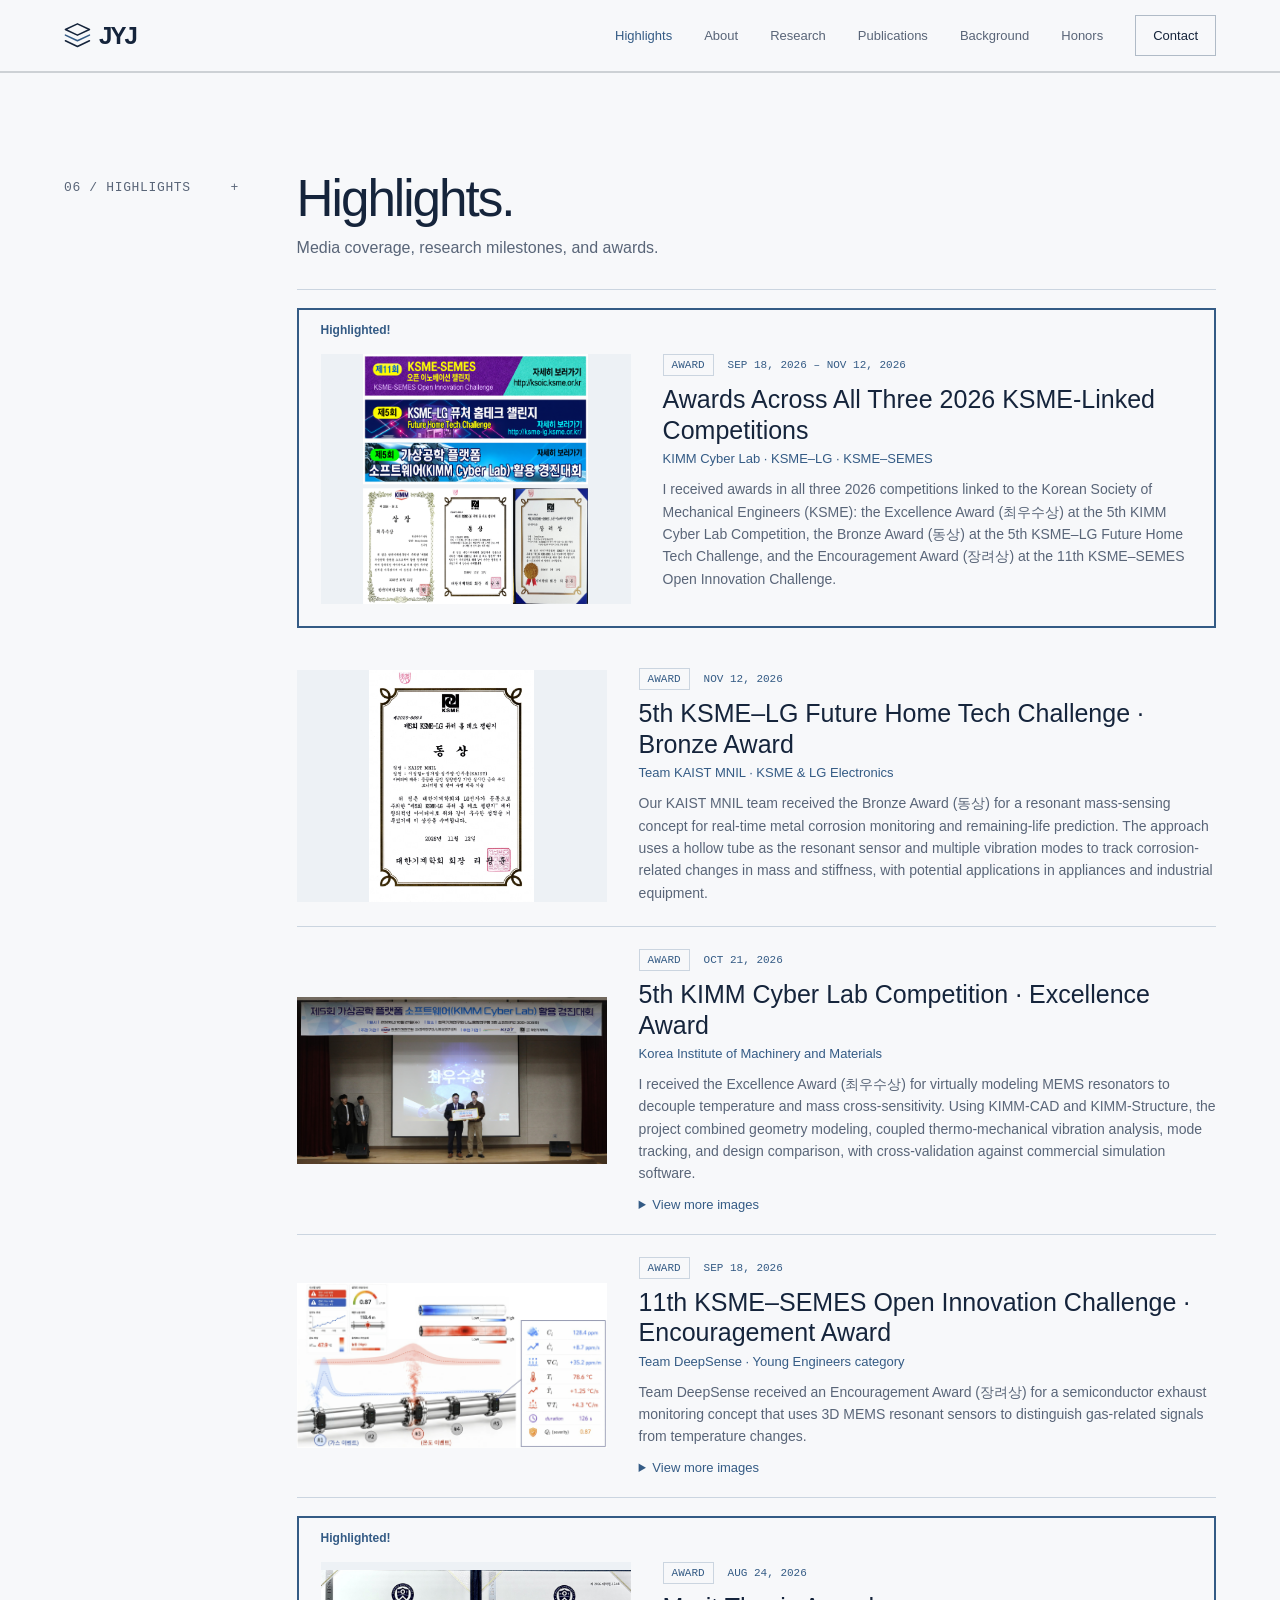
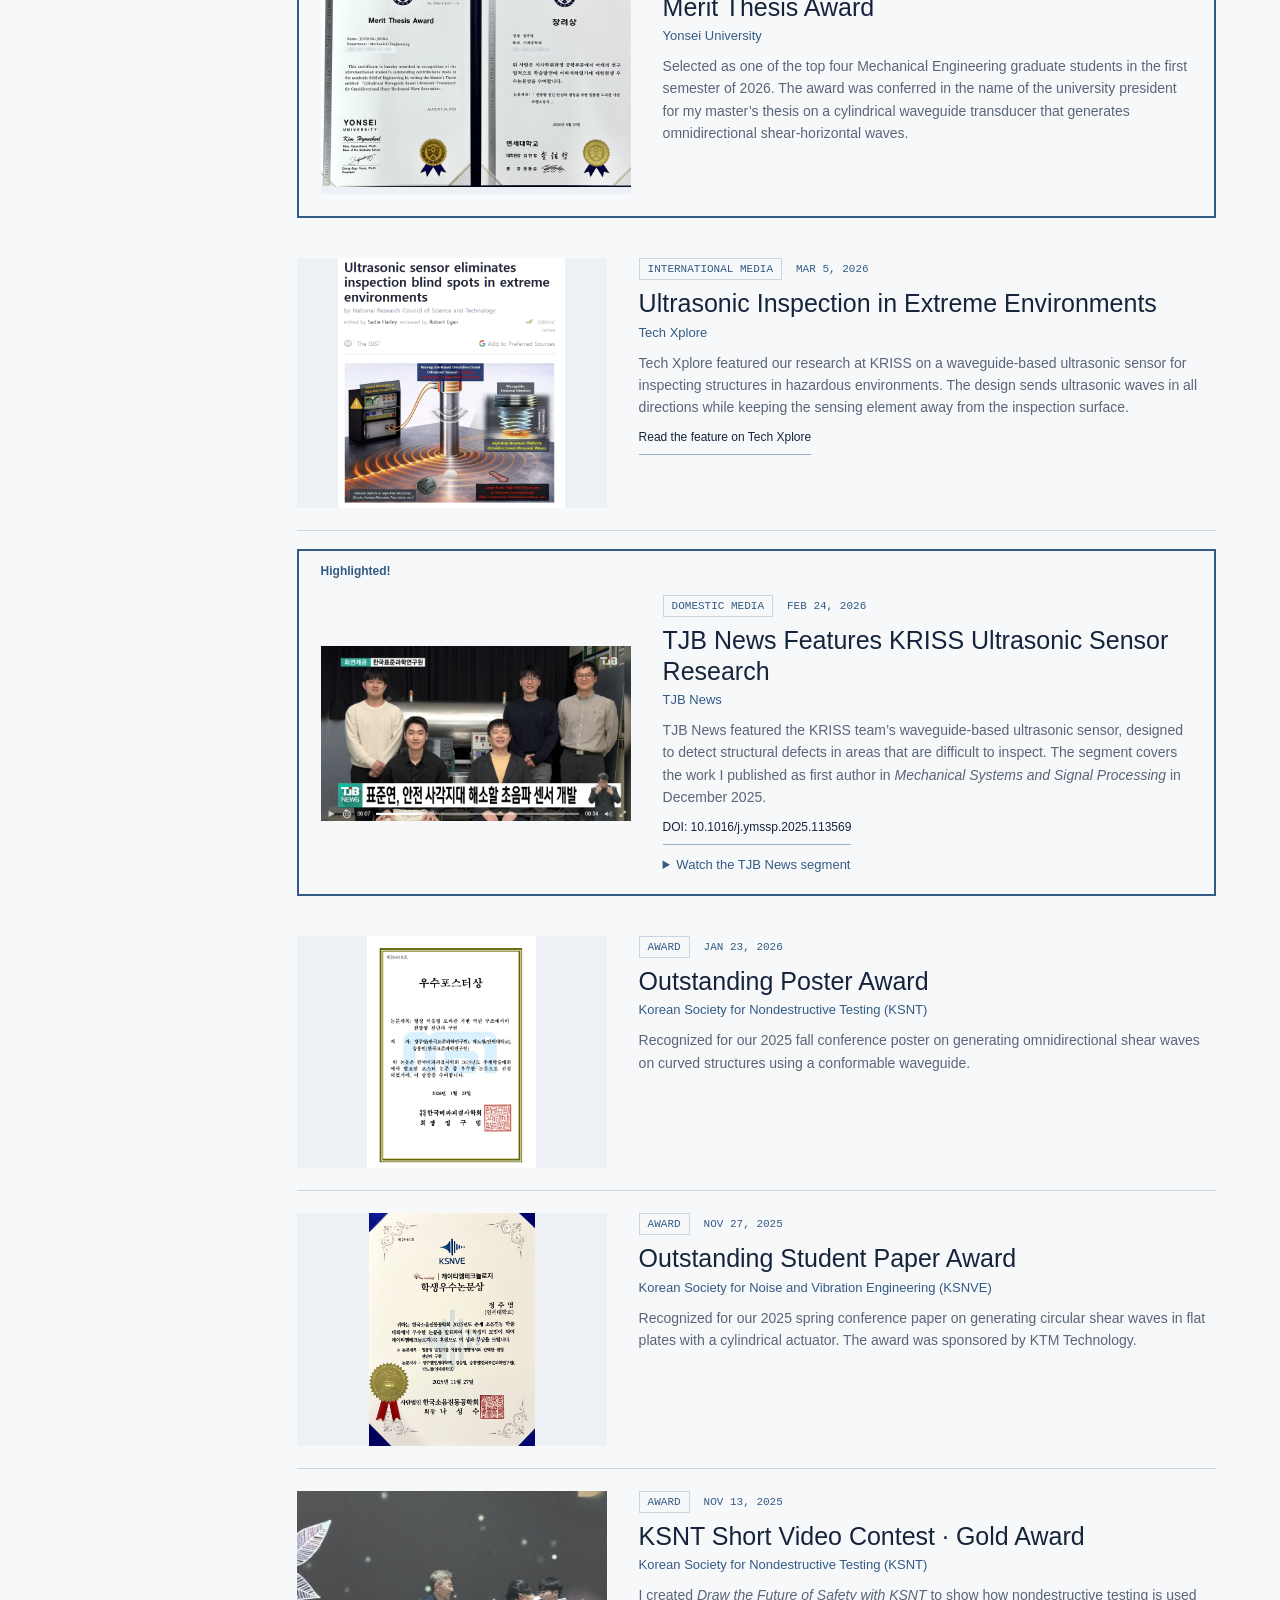
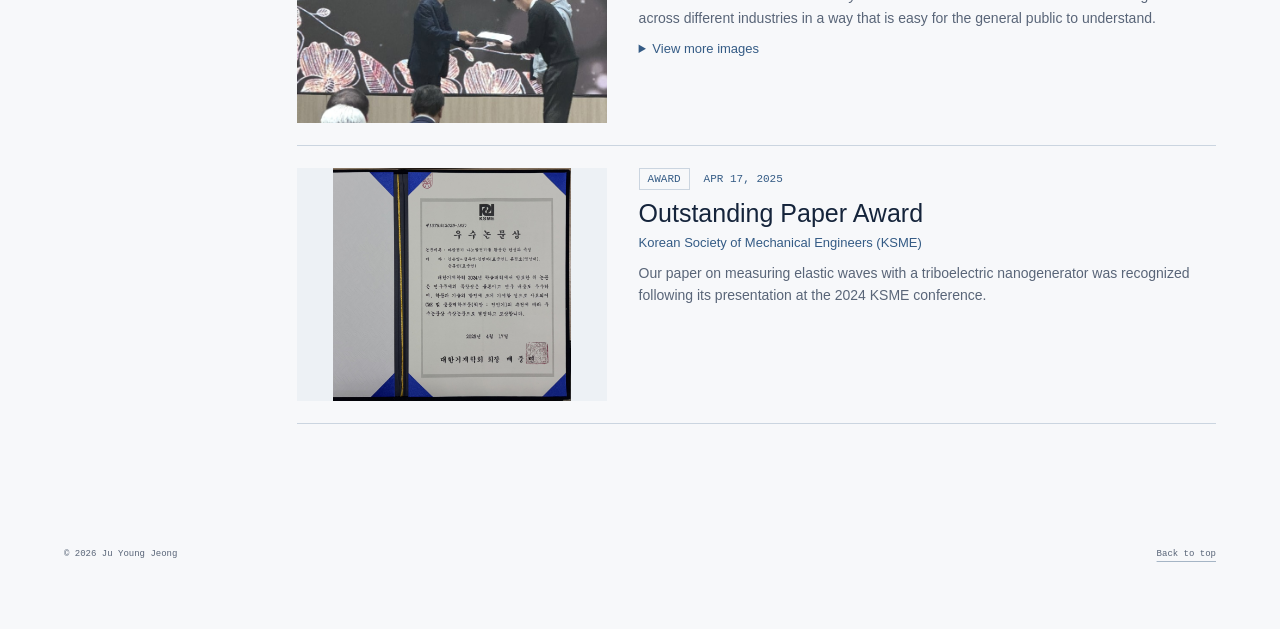
<file: ju-young-jeong-website-final-20261122-v3/highlights.html>
<!doctype html>
<html lang="en">
<head>
<meta charset="utf-8"><meta name="viewport" content="width=device-width,initial-scale=1">
<meta name="theme-color" content="#F7F8FA"><meta name="description" content="Ju Young Jeong — Ph.D. student at KAIST MNIL. Semiconductor microstructures, coupled mechanical systems, and advanced MEMS sensing.">
<title>Highlights — Ju Young Jeong · KAIST</title>
<meta property="og:type" content="website">
<meta property="og:url" content="https://juu-yooung.github.io/highlights.html">
<meta property="og:title" content="Ju Young Jeong | KAIST">
<meta property="og:description" content="Semiconductor microstructures, mechanics, and advanced MEMS sensing. Research & academic portfolio.">
<meta property="og:image" content="https://juu-yooung.github.io/images/share-card.png">
<meta property="og:image:type" content="image/png">
<meta property="og:image:width" content="1200">
<meta property="og:image:height" content="630">
<meta property="og:image:alt" content="Ju Young Jeong — Semiconductor, Mechanics, MEMS — KAIST">
<meta name="twitter:card" content="summary_large_image">
<meta name="twitter:title" content="Ju Young Jeong | KAIST">
<meta name="twitter:description" content="Semiconductor microstructures, mechanics, and advanced MEMS sensing.">
<meta name="twitter:image" content="https://juu-yooung.github.io/images/share-card.png">
<link rel="stylesheet" href="style.css?v=20261122-final-v3"><script src="script.js?v=20261122-final-v3" defer></script>
</head>
<body>
<a class="skip" href="#main">Skip to content</a>
<header><a class="wordmark" href="index.html#home" aria-label="Ju Young Jeong home"><svg class="wordmark-symbol" xmlns="http://www.w3.org/2000/svg" viewBox="0 0 38 40" width="27" height="28" aria-hidden="true" focusable="false"><path d="M2 12 19 4 36 12 19 20Z M2 28 19 36 36 28" fill="none" stroke="currentColor" stroke-width="2.2" stroke-linejoin="round" stroke-linecap="round"/><path class="wordmark-layer-accent" d="M2 20 19 28 36 20" fill="none" stroke-width="2.2" stroke-linejoin="round" stroke-linecap="round"/></svg>JYJ</a><button class="nav-toggle" type="button" aria-expanded="false" aria-controls="main-nav">Menu <span aria-hidden="true"><i class="ui-icon ui-menu" aria-hidden="true"></i></span></button><nav id="main-nav" aria-label="Main navigation"><a class="active" href="highlights.html#highlights" aria-current="page">Highlights</a><a href="index.html#about">About</a><a href="index.html#research">Research</a><a href="index.html#publications">Publications</a><a href="index.html#background">Background</a><a href="index.html#honors">Honors</a><a class="nav-contact" href="index.html#contact">Contact </a></nav></header>
<main id="main">
<section class="highlights section" id="highlights">
<div class="section-label"><span>06 / HIGHLIGHTS</span><span aria-hidden="true">+</span></div>
<div class="section-body"><h2>Highlights.</h2><p class="highlights-intro">Media coverage, research milestones, and awards.</p>
<div class="highlight-grid">
  <article class="highlight-card highlight-featured" aria-labelledby="highlight-ksme-three-2026">
    <span class="highlight-featured-label">Highlighted!</span>
    <div class="highlight-cover highlight-cover-feature"><figure><a href="images/highlights/ksme-three-competitions-2026.png" target="_blank" rel="noopener"><img src="images/highlights/ksme-three-competitions-2026.png" alt="The three 2026 KSME-linked competitions and my KIMM, KSME–LG, and KSME–SEMES award certificates" loading="lazy" decoding="async"></a></figure></div>
    <div class="highlight-content">
      <div class="highlight-heading">
        <div class="highlight-meta"><span>Award</span><div class="highlight-date-range"><time datetime="2026-09-18">Sep 18, 2026</time> – <time datetime="2026-11-12">Nov 12, 2026</time></div></div>
        <h3 id="highlight-ksme-three-2026">Awards Across All Three 2026 KSME-Linked Competitions</h3>
        <p class="highlight-organization">KIMM Cyber Lab · KSME–LG · KSME–SEMES</p>
      </div>
      <p>I received awards in all three 2026 competitions linked to the Korean Society of Mechanical Engineers (KSME): the Excellence Award (최우수상) at the 5th KIMM Cyber Lab Competition, the Bronze Award (동상) at the 5th KSME–LG Future Home Tech Challenge, and the Encouragement Award (장려상) at the 11th KSME–SEMES Open Innovation Challenge.</p>
    </div>
  </article>
  <article class="highlight-card" aria-labelledby="highlight-lg-2026">
    <div class="highlight-cover"><figure><a href="images/highlights/lg-bronze-certificate.jpg" target="_blank" rel="noopener"><img src="images/highlights/lg-bronze-certificate.jpg" alt="Bronze Award certificate for team KAIST MNIL at the 5th KSME–LG Future Home Tech Challenge" loading="lazy" decoding="async"></a></figure></div>
    <div class="highlight-content">
      <div class="highlight-heading">
        <div class="highlight-meta"><span>Award</span><time datetime="2026-11-12">Nov 12, 2026</time></div>
        <h3 id="highlight-lg-2026">5th KSME–LG Future Home Tech Challenge · Bronze Award</h3>
        <p class="highlight-organization">Team KAIST MNIL · KSME &amp; LG Electronics</p>
      </div>
      <p>Our KAIST MNIL team received the Bronze Award (동상) for a resonant mass-sensing concept for real-time metal corrosion monitoring and remaining-life prediction. The approach uses a hollow tube as the resonant sensor and multiple vibration modes to track corrosion-related changes in mass and stiffness, with potential applications in appliances and industrial equipment.</p>
    </div>
  </article>
  <article class="highlight-card" aria-labelledby="highlight-1">
    <div class="highlight-cover highlight-cover-feature"><figure><a href="images/highlights/kimm-ceremony-2026.jpg" target="_blank" rel="noopener"><img src="images/highlights/kimm-ceremony-2026.jpg" alt="DeepSense receiving the Excellence Award at the 5th KIMM Cyber Lab Competition" loading="lazy" decoding="async"></a></figure></div>
    <div class="highlight-content">
      <div class="highlight-heading">
        <div class="highlight-meta"><span>Award</span><time datetime="2026-10-21">Oct 21, 2026</time></div>
        <h3 id="highlight-1">5th KIMM Cyber Lab Competition · Excellence Award</h3>
        <p class="highlight-organization">Korea Institute of Machinery and Materials</p>
      </div>
      <p>I received the Excellence Award (최우수상) for virtually modeling MEMS resonators to decouple temperature and mass cross-sensitivity. Using KIMM-CAD and KIMM-Structure, the project combined geometry modeling, coupled thermo-mechanical vibration analysis, mode tracking, and design comparison, with cross-validation against commercial simulation software.</p>
      <details class="highlight-details"><summary>View more images</summary><div class="highlight-gallery"><figure><a href="images/highlights/kimm-group-2026.jpg" target="_blank" rel="noopener"><img src="images/highlights/kimm-group-2026.jpg" alt="Participants at the 5th KIMM Cyber Lab Competition" loading="lazy" decoding="async"></a><figcaption>Participants at the 5th KIMM Cyber Lab Competition</figcaption></figure><figure><a href="images/highlights/kimm-certificate-2026.jpg" target="_blank" rel="noopener"><img src="images/highlights/kimm-certificate-2026.jpg" alt="Excellence Award certificate · October 21, 2026" loading="lazy" decoding="async"></a><figcaption>Excellence Award certificate · October 21, 2026</figcaption></figure></div></details>
    </div>
  </article>
  <article class="highlight-card" aria-labelledby="highlight-2">
    <div class="highlight-cover highlight-cover-feature"><figure><a href="images/highlights/deepsense-monitoring.png" target="_blank" rel="noopener"><img src="images/highlights/deepsense-monitoring.png" alt="Concept illustration showing gas and temperature events along a pipe" loading="lazy" decoding="async"></a></figure></div>
    <div class="highlight-content">
      <div class="highlight-heading">
        <div class="highlight-meta"><span>Award</span><time datetime="2026-09-18">Sep 18, 2026</time></div>
        <h3 id="highlight-2">11th KSME–SEMES Open Innovation Challenge · Encouragement Award</h3>
        <p class="highlight-organization">Team DeepSense · Young Engineers category</p>
      </div>
      <p>Team DeepSense received an Encouragement Award (<span lang="ko">장려상</span>) for a semiconductor exhaust monitoring concept that uses 3D MEMS resonant sensors to distinguish gas-related signals from temperature changes.</p>
      <details class="highlight-details"><summary>View more images</summary><div class="highlight-gallery"><figure><a href="images/highlights/deepsense-sensor.png" target="_blank" rel="noopener"><img src="images/highlights/deepsense-sensor.png" alt="Sensor assembly and replaceable cartridge" loading="lazy" decoding="async"></a><figcaption>Sensor assembly and replaceable cartridge</figcaption></figure>
<figure><a href="images/highlights/deepsense-response.png" target="_blank" rel="noopener"><img src="images/highlights/deepsense-response.png" alt="Resonant responses to gas-related mass changes and temperature" loading="lazy" decoding="async"></a><figcaption>Resonant responses to gas-related mass changes and temperature</figcaption></figure>
<figure><a href="images/highlights/deepsense-certificate.jpg" target="_blank" rel="noopener"><img src="images/highlights/deepsense-certificate.jpg" alt="Award certificate" loading="lazy" decoding="async"></a><figcaption>Award certificate</figcaption></figure></div></details>
    </div>
  </article>
  <article class="highlight-card highlight-featured" aria-labelledby="highlight-3">
    <span class="highlight-featured-label">Highlighted!</span>
    <div class="highlight-cover "><figure><a href="images/highlights/yonsei-thesis-award-soft.svg" target="_blank" rel="noopener"><img src="images/highlights/yonsei-thesis-award-soft.svg" alt="Yonsei University Merit Thesis Award certificate" loading="lazy" decoding="async"></a></figure></div>
    <div class="highlight-content">
      <div class="highlight-heading">
        <div class="highlight-meta"><span>Award</span><time datetime="2026-08-24">Aug 24, 2026</time></div>
        <h3 id="highlight-3">Merit Thesis Award</h3>
        <p class="highlight-organization">Yonsei University</p>
      </div>
      <p>Selected as one of the top four Mechanical Engineering graduate students in the first semester of 2026. The award was conferred in the name of the university president for my master’s thesis on a cylindrical waveguide transducer that generates omnidirectional shear-horizontal waves.</p>
      
    </div>
  </article>
  <article class="highlight-card" aria-labelledby="highlight-4">
    <div class="highlight-cover highlight-cover-feature"><figure><a href="images/highlights/tech-xplore-sensor-feature.png" target="_blank" rel="noopener"><img src="images/highlights/tech-xplore-sensor-feature.png" alt="Tech Xplore article headline and illustration of the omnidirectional ultrasonic sensor" loading="lazy" decoding="async"></a></figure></div>
    <div class="highlight-content">
      <div class="highlight-heading">
        <div class="highlight-meta"><span>International Media</span><time datetime="2026-03-05">Mar 5, 2026</time></div>
        <h3 id="highlight-4">Ultrasonic Inspection in Extreme Environments</h3>
        <p class="highlight-organization">Tech Xplore</p>
      </div>
      <p>Tech Xplore featured our research at KRISS on a waveguide-based ultrasonic sensor for inspecting structures in hazardous environments. The design sends ultrasonic waves in all directions while keeping the sensing element away from the inspection surface.</p>
      <a class="text-link" href="https://techxplore.com/news/2026-03-ultrasonic-sensor-extreme-environments.html" target="_blank" rel="noopener noreferrer">Read the feature on Tech Xplore</a>
    </div>
  </article>
  <article class="highlight-card highlight-featured" aria-labelledby="highlight-5">
    <span class="highlight-featured-label">Highlighted!</span>
    <div class="highlight-cover highlight-cover-feature"><figure><a href="images/highlights/tjb-news.png" target="_blank" rel="noopener"><img src="images/highlights/tjb-news.png" alt="TJB News broadcast showing the KRISS research team" loading="lazy" decoding="async"></a></figure></div>
    <div class="highlight-content">
      <div class="highlight-heading">
        <div class="highlight-meta"><span>Domestic Media</span><time datetime="2026-02-24">Feb 24, 2026</time></div>
        <h3 id="highlight-5">TJB News Features KRISS Ultrasonic Sensor Research</h3>
        <p class="highlight-organization">TJB News</p>
      </div>
      <p>TJB News featured the KRISS team’s waveguide-based ultrasonic sensor, designed to detect structural defects in areas that are difficult to inspect. The segment covers the work I published as first author in <em>Mechanical Systems and Signal Processing</em> in December 2025.</p>
      <a class="text-link" href="https://doi.org/10.1016/j.ymssp.2025.113569" target="_blank" rel="noopener noreferrer">DOI: 10.1016/j.ymssp.2025.113569</a>
      <details class="highlight-details"><summary>Watch the TJB News segment</summary><video controls preload="none" playsinline poster="images/highlights/tjb-news.png" aria-label="TJB News segment about the KRISS ultrasonic sensor"><source src="images/highlights/tjb-news.mp4" type="video/mp4"></video></details>
    </div>
  </article>
  <article class="highlight-card" aria-labelledby="highlight-6">
    <div class="highlight-cover "><figure><a href="images/highlights/ksnt-poster-award.jpg" target="_blank" rel="noopener"><img src="images/highlights/ksnt-poster-award.jpg" alt="KSNT Outstanding Poster Award certificate" loading="lazy" decoding="async"></a></figure></div>
    <div class="highlight-content">
      <div class="highlight-heading">
        <div class="highlight-meta"><span>Award</span><time datetime="2026-01-23">Jan 23, 2026</time></div>
        <h3 id="highlight-6">Outstanding Poster Award</h3>
        <p class="highlight-organization">Korean Society for Nondestructive Testing (KSNT)</p>
      </div>
      <p>Recognized for our 2025 fall conference poster on generating omnidirectional shear waves on curved structures using a conformable waveguide.</p>
      
    </div>
  </article>
  <article class="highlight-card" aria-labelledby="highlight-7">
    <div class="highlight-cover "><figure><a href="images/highlights/ksnve-student-paper.jpg" target="_blank" rel="noopener"><img src="images/highlights/ksnve-student-paper.jpg" alt="KSNVE Outstanding Student Paper Award certificate" loading="lazy" decoding="async"></a></figure></div>
    <div class="highlight-content">
      <div class="highlight-heading">
        <div class="highlight-meta"><span>Award</span><time datetime="2025-11-27">Nov 27, 2025</time></div>
        <h3 id="highlight-7">Outstanding Student Paper Award</h3>
        <p class="highlight-organization">Korean Society for Noise and Vibration Engineering (KSNVE)</p>
      </div>
      <p>Recognized for our 2025 spring conference paper on generating circular shear waves in flat plates with a cylindrical actuator. The award was sponsored by KTM Technology.</p>
      
    </div>
  </article>
  <article class="highlight-card" aria-labelledby="highlight-8">
    <div class="highlight-cover highlight-cover-feature"><figure><a href="images/highlights/ksnt-short-award.jpg" target="_blank" rel="noopener"><img src="images/highlights/ksnt-short-award.jpg" alt="Award ceremony for the KSNT Short Video Contest" loading="lazy" decoding="async"></a></figure></div>
    <div class="highlight-content">
      <div class="highlight-heading">
        <div class="highlight-meta"><span>Award</span><time datetime="2025-11-13">Nov 13, 2025</time></div>
        <h3 id="highlight-8">KSNT Short Video Contest · Gold Award</h3>
        <p class="highlight-organization">Korean Society for Nondestructive Testing (KSNT)</p>
      </div>
      <p>I created <em>Draw the Future of Safety with KSNT</em> to show how nondestructive testing is used across different industries in a way that is easy for the general public to understand.</p>
      <details class="highlight-details"><summary>View more images</summary><div class="highlight-gallery"><figure><a href="images/highlights/ndt-offshore.png" target="_blank" rel="noopener"><img src="images/highlights/ndt-offshore.png" alt="Short film still on offshore structural monitoring" loading="lazy" decoding="async"></a><figcaption>Short film still on offshore structural monitoring</figcaption></figure>
<figure><a href="images/highlights/ndt-inspection.png" target="_blank" rel="noopener"><img src="images/highlights/ndt-inspection.png" alt="Short film still on connected inspection tools" loading="lazy" decoding="async"></a><figcaption>Short film still on connected inspection tools</figcaption></figure>
<figure><a href="images/highlights/ksnt-short-certificate.jpg" target="_blank" rel="noopener"><img src="images/highlights/ksnt-short-certificate.jpg" alt="Gold Award certificate" loading="lazy" decoding="async"></a><figcaption>Gold Award certificate</figcaption></figure></div></details>
    </div>
  </article>
  <article class="highlight-card" aria-labelledby="highlight-9">
    <div class="highlight-cover "><figure><a href="images/highlights/ksme-paper-award.jpg" target="_blank" rel="noopener"><img src="images/highlights/ksme-paper-award.jpg" alt="KSME Outstanding Paper Award certificate" loading="lazy" decoding="async"></a></figure></div>
    <div class="highlight-content">
      <div class="highlight-heading">
        <div class="highlight-meta"><span>Award</span><time datetime="2025-04-17">Apr 17, 2025</time></div>
        <h3 id="highlight-9">Outstanding Paper Award</h3>
        <p class="highlight-organization">Korean Society of Mechanical Engineers (KSME)</p>
      </div>
      <p>Our paper on measuring elastic waves with a triboelectric nanogenerator was recognized following its presentation at the 2024 KSME conference.</p>
      
    </div>
  </article>
</div></div></section>
</main><footer><span>© 2026 Ju Young Jeong</span><a href="index.html#home">Back to top</a></footer><button hidden class="motion-toggle" type="button" aria-pressed="false">Pause motion <span><i class="ui-icon ui-pause" aria-hidden="true"></i></span></button>
</body></html>
</file>
<file: style.css>
:root{color-scheme:light;--bg:#F7F8FA;--panel:#EBEEF2;--ink:#15243B;--muted:#596578;--line:#CDD1D5;--accent:#345B85;--orange:#8498AE;--mono:'Consolas','Courier New',monospace;--sans:'Arial','Helvetica',sans-serif}*{box-sizing:border-box}html{scroll-behavior:smooth;scroll-padding-top:90px}body{margin:0;background:var(--bg);color:var(--ink);font-family:var(--sans);-webkit-font-smoothing:antialiased}a{color:inherit;text-decoration:none}button{font:inherit}a:focus-visible,button:focus-visible{outline:2px solid var(--accent);outline-offset:7px}::selection{background:var(--accent);color:var(--bg)}.skip{position:fixed;top:-100px;left:20px;background:var(--accent);color:var(--bg);padding:15px;z-index:100}.skip:focus{top:10px}header{height:90px;padding:0 5%;display:flex;align-items:center;justify-content:space-between;border-bottom:1px solid var(--line);background:rgba(247,248,250,.94);position:sticky;top:0;z-index:30;backdrop-filter:blur(14px)}.wordmark{font-size:26px;font-weight:800;letter-spacing:-2px}.wordmark span{font-size:22px;color:var(--accent);padding-left:5px}nav{display:flex;align-items:center;gap:32px;font-size:13px}nav a{color:#596578;transition:color .2s}nav a:hover,nav a.active{color:var(--accent)}.nav-contact{border:1px solid #B0BBC7;padding:12px 17px;color:var(--ink)}.nav-contact span{margin-left:18px;color:var(--accent)}.hero{position:relative;min-height:790px;padding:76px 5% 94px;display:grid;grid-template-columns:1.08fr 1fr;gap:3%;overflow:hidden}.hero-grid{position:absolute;inset:0;background-image:linear-gradient(#345B850A 1px,transparent 1px),linear-gradient(90deg,#345B850A 1px,transparent 1px);background-size:64px 64px;pointer-events:none;mask-image:linear-gradient(90deg,transparent,#000)}.hero-content{z-index:1;max-width:660px}.eyebrow{font-family:var(--mono);font-size:10px;letter-spacing:1.7px;line-height:1.8;color:var(--accent);margin:0 0 28px}.status-dot{display:inline-block;width:6px;height:6px;margin:0 10px 1px 0;border-radius:50%;background:var(--accent);box-shadow:0 0 15px #345B8526}h1{font-size:clamp(66px,7.7vw,118px);line-height:.94;letter-spacing:-6px;font-weight:500;margin:0 0 34px}h1>span:first-of-type{color:var(--accent)}.name-ko{font-size:16px;letter-spacing:4px;display:inline-block;margin-left:22px;color:#596578;font-weight:400}.hero-rule{width:46px;height:2px;background:var(--accent);margin-bottom:26px}.hero-statement{font-size:23px;line-height:1.45;letter-spacing:-.5px;max-width:520px;margin:0 0 18px}.hero-statement em{font-style:normal;color:var(--accent)}.hero-description{font-size:13px;line-height:1.85;color:var(--muted);max-width:480px;margin:0 0 28px}.text-link{display:inline-flex;align-items:center;gap:34px;font-size:12px;border-bottom:1px solid #8495A9;padding:0 0 9px;transition:gap .2s}.text-link:hover{gap:44px}.text-link span{color:var(--accent);font-size:18px}.hero-art{align-self:center;min-width:0;position:relative}.art-top,.art-bottom{display:flex;justify-content:space-between;gap:15px;color:#596578;font:8px var(--mono);letter-spacing:1.3px;line-height:1.7}.art-top{padding:0 12px 10px;border-bottom:1px solid #CDD1D580}.hero-art svg{width:100%;height:auto;display:block;overflow:visible}.art-bottom{padding:14px 10px;border-top:1px solid #CDD1D580;font-size:7px}.art-bottom i{display:inline-block;width:5px;height:5px;background:var(--accent);margin-right:7px}.hero-footer{position:absolute;bottom:28px;left:5%;right:5%;display:flex;align-items:center;justify-content:space-between;border-top:1px solid var(--line);padding-top:20px;font:10px var(--mono);color:#596578}.hero-footer a{letter-spacing:1.3px;font-size:8px}.hero-footer a span{margin-left:20px;color:var(--accent);font-size:18px}.muted{color:var(--muted)}.section{padding:98px 5%;border-top:1px solid var(--line);display:grid;grid-template-columns:175px 1fr;gap:5%}.section-label{font:10px var(--mono);letter-spacing:1.4px;display:flex;justify-content:space-between;align-items:flex-start;color:#596578;padding-top:7px}.mini-cross{color:var(--accent);font-size:18px;line-height:10px}.about{background:#F0F2F5}.about-main{max-width:930px}h2{font-size:clamp(36px,4vw,57px);font-weight:400;line-height:1.1;letter-spacing:-2px;margin:0}.about .eyebrow{font-size:9px;margin-bottom:20px}.about-copy{display:grid;grid-template-columns:1fr 1fr;gap:36px;margin:32px 0 25px}.about-copy p{font-size:14px;line-height:1.9;color:#596578;margin:0}.about-copy strong{font-weight:400;color:var(--ink)}.about-copy a{color:var(--accent)}.interests{display:flex;gap:9px;flex-wrap:wrap}.interests span{font:9px var(--mono);color:#345B85;border:1px solid #BAC4CF;padding:9px 11px}.section-heading{display:flex;align-items:flex-end;justify-content:space-between;gap:40px;margin:0 0 42px}.section-heading>p{max-width:280px;font-size:13px;line-height:1.8;color:var(--muted);margin:0 0 2px}.research-grid{display:grid;grid-template-columns:repeat(3,minmax(0,1fr));gap:18px}.research-card{border:1px solid var(--line);background:#FCFDFE;transition:border-color .3s,transform .3s}.research-card:hover{border-color:#345B85;transform:translateY(-6px)}.research-visual{position:relative;background:radial-gradient(ellipse at 50% 80%,#345B8510,transparent 70%),linear-gradient(#345B850B 1px,transparent 1px),linear-gradient(90deg,#345B850B 1px,transparent 1px);background-size:auto,25px 25px,25px 25px;border-bottom:1px solid var(--line);color:var(--accent);overflow:hidden}.research-visual svg{display:block;width:100%;height:auto;transition:transform .7s}.research-card:hover svg{transform:scale(1.06)}.research-visual>span{position:absolute;bottom:12px;left:15px;font:7px var(--mono);letter-spacing:1px;color:#596578}.visual-wave{color:#536F90}.visual-bio{color:#345B85}.card-text{padding:24px 19px}.card-text .eyebrow{font-size:7px;letter-spacing:1.3px;margin-bottom:13px;color:#596578}h3{font-weight:400}.card-text h3{font-size:22px;line-height:1.25;letter-spacing:-.5px;margin:0 0 15px}.card-text>p:not(.eyebrow){font-size:12px;line-height:1.85;color:var(--muted);min-height:89px;margin:0}.card-tags{margin-top:24px;padding-top:15px;border-top:1px solid var(--line);font:6px var(--mono);letter-spacing:.6px;color:#345B85;line-height:1.7}.card-tags span{color:var(--accent);margin:0 4px}.visual-note{font:9px var(--mono);color:#596578;margin-top:18px}.publications{background:#F0F2F5}.small-note{font:10px var(--mono);color:var(--muted)}.publication{display:grid;grid-template-columns:62px 1fr;gap:22px;border-top:1px solid #CDD1D5;padding:29px 0}.pub-year{font:12px var(--mono);color:var(--accent);padding-top:3px}.pub-venue{font:8px var(--mono);letter-spacing:1px;line-height:1.8;color:#596578;margin:0 0 11px}.publication h3{font-size:19px;line-height:1.5;margin:0 0 12px;letter-spacing:-.2px;max-width:900px}.publication h3 a:hover{color:var(--accent)}.publication h3 span{color:var(--accent);white-space:nowrap;padding-left:5px}.authors{font-size:11px;line-height:1.8;color:var(--muted);margin:0}.authors strong{font-weight:700;color:#15243B}.equal-note{font:8px var(--mono);color:#596578;display:block;margin-top:7px}.background-grid{display:grid;grid-template-columns:1fr 1fr;gap:70px}.subheading{font-size:17px;padding-bottom:17px;border-bottom:1px solid #BAC4CF;margin:0 0 29px;display:flex;justify-content:space-between}.subheading span{font:9px var(--mono);color:var(--accent)}.timeline-item{padding:0 0 32px 18px;border-left:1px solid #A5B5C5;position:relative}.timeline-item:before{content:'';position:absolute;top:4px;left:-3px;width:5px;height:5px;background:var(--accent)}.date{font:9px var(--mono);letter-spacing:1px;color:var(--accent);margin:0 0 12px}.timeline-item h4{font-size:22px;font-weight:400;margin:0 0 10px}.timeline-item>p:not(.date){font-size:12px;line-height:1.85;margin:0 0 5px}.awards-heading{margin-top:16px}.award{display:grid;grid-template-columns:42px 1fr;gap:15px;margin-bottom:19px}.award>span{font:9px var(--mono);color:var(--accent);padding-top:3px}.award p{font-size:12px;line-height:1.8;margin:0;color:#34455E}.award small{font-size:10px;color:var(--muted)}.contact{background:#EBEEF2;position:relative}.contact h2{font-size:clamp(50px,6vw,85px);letter-spacing:-4px;margin-bottom:25px}.contact .eyebrow{margin-bottom:20px;font-size:9px}.email{display:flex;justify-content:space-between;align-items:center;max-width:710px;font-size:clamp(24px,3.7vw,48px);letter-spacing:-1.5px;padding-bottom:23px;border-bottom:1px solid #A5B5C5;transition:color .2s}.email:hover{color:var(--accent)}.email span{color:var(--accent)}.contact-details{display:flex;justify-content:space-between;align-items:flex-end;gap:30px;margin-top:27px;max-width:710px}.contact-details p{font-size:11px;color:#46566C;line-height:1.9;margin:0}.contact-details p span{font-size:10px;color:#596578}footer{display:flex;justify-content:space-between;align-items:center;gap:20px;padding:27px 5% 70px;color:#596578;font:9px var(--mono)}footer>span:nth-child(2){letter-spacing:2px;font-size:8px}.motion-toggle{position:fixed;bottom:16px;right:20px;z-index:35;border:1px solid #BAC4CF;background:#F7F8FAF2;color:#15243B;padding:10px 13px;font:9px var(--mono);cursor:pointer;backdrop-filter:blur(12px)}.motion-toggle span{margin-left:12px;color:var(--accent)}.reveal{opacity:1}.js-motion .reveal{opacity:0;transform:translateY(18px);transition:opacity .7s,transform .7s}.js-motion .reveal.visible{opacity:1;transform:translateY(0)}
@media(min-width:1600px){header,.hero,.section,footer{padding-left:max(5%,calc((100vw - 1440px)/2));padding-right:max(5%,calc((100vw - 1440px)/2))}.hero-footer{left:max(5%,calc((100vw - 1440px)/2));right:max(5%,calc((100vw - 1440px)/2))}}
@media(max-width:1050px){.section{grid-template-columns:130px 1fr;gap:4%}.hero{min-height:750px;gap:0}.hero-statement{font-size:20px}.research-grid{gap:10px}.card-text{padding:20px 13px}.card-text h3{font-size:18px}.card-text>p:not(.eyebrow){min-height:110px}.background-grid{gap:35px}nav{gap:22px}.art-bottom{font-size:6px}}
@media(max-width:760px){header{height:72px;padding:0 6%}.wordmark{font-size:23px}nav{gap:17px;font-size:11px}nav a[href='#background']{display:none}.nav-contact{padding:8px 11px}.nav-contact span{display:none}.hero{padding:48px 6% 90px;grid-template-columns:1fr;min-height:0;gap:30px}.hero-content{max-width:none}.eyebrow{font-size:8px;letter-spacing:1px;margin-bottom:25px}h1{font-size:82px;letter-spacing:-5px;margin-bottom:27px}.name-ko{font-size:13px}.hero-statement{font-size:21px;max-width:520px}.hero-description{font-size:12px;max-width:520px}.hero-art{width:100%;max-width:520px;justify-self:center}.hero-art svg{margin:-18px 0}.hero-footer{left:6%;right:6%;bottom:25px;font-size:8px}.hero-footer a{font-size:6px}.hero-footer a span{margin-left:7px}.section{padding:58px 6%;display:block}.section-label{margin-bottom:33px;font-size:9px}.mini-cross{margin-right:2px}h2{font-size:37px;letter-spacing:-1.6px}.about-copy{gap:20px;margin-top:25px;grid-template-columns:1fr}.about-copy p{font-size:13px}.interests{gap:6px}.interests span{font-size:8px;padding:8px}.section-heading{display:block;margin-bottom:30px}.section-heading>p{margin-top:20px;max-width:100%;font-size:12px}.small-note{display:block;margin-top:15px}.research-grid{grid-template-columns:1fr;gap:20px}.research-card{display:grid;grid-template-columns:38% 1fr}.research-visual{border-right:1px solid var(--line);border-bottom:0;display:flex;align-items:center}.research-visual>span{font-size:5px;left:9px;letter-spacing:0}.card-text{padding:22px 18px}.card-text h3{font-size:21px}.card-text>p:not(.eyebrow){min-height:0;font-size:11px}.card-tags{font-size:5px;margin-top:16px}.publication{grid-template-columns:40px 1fr;gap:12px;padding:24px 0}.publication h3{font-size:16px}.pub-venue{font-size:7px}.authors{font-size:10px}.pub-year{font-size:10px}.background-grid{grid-template-columns:1fr;gap:20px}.contact h2{font-size:55px;letter-spacing:-2.5px}.email{font-size:clamp(22px,6vw,36px);letter-spacing:-.9px}.contact-details{align-items:flex-start;flex-direction:column;gap:24px}footer{padding:25px 6% 75px;font-size:8px}footer>span:nth-child(2){display:none}.motion-toggle{right:12px;bottom:12px;font-size:8px}html{scroll-padding-top:72px}}
@media(max-width:380px){nav{gap:11px;font-size:10px}.hero-footer{font-size:7px}.hero-footer a{letter-spacing:.4px}h1{font-size:73px}.research-card{display:block}.research-visual{height:180px;border-right:0;border-bottom:1px solid var(--line)}.research-visual svg{height:180px}.research-visual>span{font-size:7px}}
@media(prefers-reduced-motion:reduce){html{scroll-behavior:auto}*,*:before,*:after{transition:none!important;animation:none!important}.js-motion .reveal{opacity:1;transform:none}}

/* Annotation revision: identity, deliberate line breaks and editorial About. */
.hero{grid-template-columns:minmax(0,1.25fr) minmax(0,.85fr);gap:2%}
.hero-content{max-width:720px}
.hero h1{display:grid;width:max-content;max-width:100%;font-size:clamp(42px,5.2vw,82px);letter-spacing:-3px;line-height:1.03;margin-bottom:27px}
.hero h1>.name-en{display:block;white-space:nowrap;color:var(--ink)}
.hero .name-en>span{color:var(--accent)}
.hero h1>.name-ko{display:block;justify-self:end;margin:16px 0 0;font-size:16px;letter-spacing:5px;line-height:1.3;color:var(--muted)}
.hero-statement{max-width:none;font-size:clamp(14px,1.55vw,23px);letter-spacing:-.35px;line-height:1.6}
.statement-line{display:block;white-space:nowrap}
.hero-art{align-self:start;margin-top:0}
.hero-art svg{margin:0}
.about-heading{font-size:clamp(29px,3.25vw,49px);line-height:1.18;letter-spacing:-1.5px}
.about-heading>span{display:block}
.about-heading>span:nth-child(2){color:var(--accent)}
.about-heading>span:nth-child(3){color:var(--muted)}
.about-facts{list-style:none;margin:0;padding:0;display:grid;gap:15px}
.about-facts li{font-size:13px;line-height:1.7;color:var(--ink);padding-left:14px;position:relative}
.about-facts li:before{content:'';position:absolute;width:4px;height:4px;background:var(--accent);left:0;top:8px}
.about-facts li>span{display:block;font:9px var(--mono);letter-spacing:1px;text-transform:uppercase;color:var(--muted);margin-bottom:3px}
@media(max-width:1050px) and (min-width:761px){.hero{min-height:690px}.about-copy{gap:25px}}
@media(max-width:760px){
.hero{grid-template-columns:1fr;gap:25px}
.hero h1{font-size:clamp(36px,8.6vw,64px);letter-spacing:-2px}
.hero h1>.name-ko{font-size:14px;margin-top:12px;letter-spacing:4px}
.hero-statement{font-size:clamp(10px,2.65vw,19px);letter-spacing:-.15px;line-height:1.75}
.hero-art{max-width:520px;margin-top:0}
.hero-art svg{margin:0}
.about-heading{font-size:clamp(25px,5.7vw,39px);letter-spacing:-1px}
.about-facts li{font-size:13px}
}

/* Second annotation pass: compact rhythm and a unified bilingual identity. */
.hero{min-height:0;padding-top:60px;padding-bottom:22px;row-gap:30px;align-items:start}
.hero-footer{position:static;grid-column:1 / -1;margin-top:0;padding-top:18px;left:auto;right:auto;bottom:auto}
.hero h1{display:flex;flex-wrap:wrap;align-items:baseline;column-gap:16px;row-gap:6px;width:fit-content;margin-bottom:28px}
.hero h1>.name-ko{font-family:'Malgun Gothic','Apple SD Gothic Neo','Noto Sans KR',sans-serif;font-size:clamp(15px,1.65vw,21px);font-weight:500;letter-spacing:.06em;color:var(--accent);line-height:1.2;margin:0;padding-left:15px;border-left:1px solid #A5B5C5;justify-self:auto}
.card-text{display:flex;flex-direction:column}
.card-text>p:not(.eyebrow){min-height:0;margin-bottom:22px}
.card-tags{font:10px/1.8 var(--mono);letter-spacing:.25px;margin-top:auto;padding-top:15px;overflow-wrap:anywhere}
.research-card{display:flex;flex-direction:column}
.research-card .card-text{flex:1}
.honors{background:#F0F2F5}
.honors-list .award{grid-template-columns:72px 1fr;gap:22px;border-top:1px solid var(--line);padding:23px 0;margin:0}
.honors-list .award:last-child{border-bottom:1px solid var(--line)}
.honors-list .award>span{font-size:12px;padding-top:4px}
.honors-list .award p{font-family:'Malgun Gothic','Apple SD Gothic Neo',sans-serif;font-size:15px;line-height:1.8;color:var(--ink)}
.honors-list .award small{font-size:11px;display:inline-block;margin-top:5px}
.contact{padding-top:66px;padding-bottom:66px}
.contact h2{font-size:clamp(32px,3.2vw,46px);letter-spacing:-1.3px;line-height:1.15;margin-bottom:23px}
.contact .email{font-size:clamp(21px,2.15vw,30px);letter-spacing:-.5px;max-width:600px;padding-bottom:18px}
.contact .email span{font-size:24px}
.contact-details{max-width:600px}
@media(max-width:1050px) and (min-width:761px){.hero{min-height:0}.card-tags{font-size:10px}}
@media(max-width:760px){
nav a[href='#honors']{display:none}
.hero{padding-top:42px;padding-bottom:20px;row-gap:25px;min-height:0}
.hero h1{font-size:clamp(28px,7.8vw,59px);letter-spacing:-1.5px;column-gap:12px;row-gap:6px}
.hero h1>.name-ko{font-size:clamp(13px,2.7vw,18px);letter-spacing:.04em;margin:0;padding-left:11px}
.hero-footer{margin-top:2px;font-size:8px}
.research-card{display:grid;grid-template-columns:38% 1fr}
.card-tags{font-size:10px;line-height:1.7}
.honors-list .award{grid-template-columns:46px 1fr;gap:15px;padding:20px 0}
.honors-list .award p{font-size:13px}
.contact{padding-top:48px;padding-bottom:48px}
.contact h2{font-size:34px}
.contact .email{font-size:clamp(20px,5vw,26px)}
}
@media(max-width:380px){.research-card{display:flex}}

/* Structure-to-readout narrative and complete publication/award metadata. */
#research .section-heading{display:grid;grid-template-columns:1fr;gap:22px}
#research .section-heading h2{min-width:0}
#research .section-heading>.research-intro{width:500px;max-width:100%;justify-self:end;margin:0;font-size:13px;line-height:1.85}
.research-intro>span{display:block}




.metrics-note{font:10px/1.7 var(--mono);color:var(--muted);margin:12px 0 0}
.honors-list .award{grid-template-columns:85px 1fr}
.honors-list .award-title{font-family:'Malgun Gothic','Apple SD Gothic Neo',sans-serif;font-size:16px;font-weight:500;line-height:1.65;margin:0 0 7px;color:var(--ink)}
.honors-list .award .award-organization{font-size:11px;color:var(--accent);margin:0 0 5px}
.honors-list .award .award-recipients{font-size:11px;color:var(--muted);margin:0 0 10px}
.honors-list .award .award-recipients strong{font-weight:700;color:var(--ink)}
.honors-list .award .award-topic{font-size:13px;line-height:1.8;padding-left:12px;border-left:2px solid #A5B5C5;color:#46566C}
.honors-list .award .award-note{font-size:11px;color:var(--muted);margin:8px 0 0;line-height:1.8}
.signal-point{animation:signal-readout 2.6s ease-in-out infinite}
@keyframes signal-readout{0%,100%{opacity:.35}50%{opacity:1}}
body.motion-paused .signal-point{animation-play-state:paused}
@media(min-width:1500px){#research .section-heading{grid-template-columns:minmax(0,1fr) 500px;gap:30px}}
@media(max-width:760px){#research .section-heading>.research-intro{justify-self:start;font-size:12px}.research-intro>span{display:inline}.honors-list .award{grid-template-columns:60px 1fr;gap:14px}.honors-list .award-title{font-size:14px}.honors-list .award .award-topic{font-size:12px}.honors-list .award>span{font-size:10px}}

/* Inline journal metadata and a structure–device–signal schematic. */
.journal-metrics{display:inline-flex;flex-wrap:wrap;gap:0;vertical-align:baseline;letter-spacing:0;font-family:var(--sans);font-size:11px;color:var(--muted)}
.journal-metrics>span{white-space:nowrap}
.journal-metrics>span:before{content:' · ';white-space:pre;color:#8495A9;margin:0 6px}
.journal-metrics strong{font-weight:600;color:var(--accent)}
.honors-list .award>span{white-space:nowrap;font-size:11px}
.honors-list .award .thesis-topic{font-family:var(--sans);font-size:11px;letter-spacing:-.12px;line-height:1.8}
.pipeline-path{animation:pipeline-flow 4s linear infinite}
@keyframes pipeline-flow{to{stroke-dashoffset:-28}}
body.motion-paused .pipeline-path{animation-play-state:paused}
@media(min-width:1100px){.honors-list .award .thesis-topic{white-space:nowrap}}
@media(max-width:1099px){.honors-list .award .thesis-topic{white-space:normal;font-size:12px}}
@media(max-width:760px){.honors-list .award{grid-template-columns:72px 1fr}.honors-list .award>span{font-size:10px}.journal-metrics{font-size:10px}}

/* Readable affiliation and dates; concise profile content. */
.hero-content>.eyebrow{font-size:12px;letter-spacing:1.2px;line-height:1.8}
#background .date{font-size:12px;letter-spacing:.6px;line-height:1.6}
.about-copy{grid-template-columns:1fr}
.about-facts{grid-template-columns:repeat(2,minmax(0,1fr));gap:20px 36px}
.art-bottom{justify-content:flex-start}
@media(max-width:760px){
.hero-content>.eyebrow{font-size:11px;letter-spacing:.5px;max-width:100%}
#background .date{font-size:12px}
.about-facts{grid-template-columns:1fr;gap:17px}
}

/* Concise journal titles and the requested two-line introduction. */
.hero-description{max-width:none;font-size:clamp(11px,1vw,14px);line-height:1.9}
.description-line{display:block}
.pub-venue{font-family:var(--sans);font-size:12px;letter-spacing:.35px;line-height:1.8;color:var(--accent)}
@media(min-width:1100px){.description-line{white-space:nowrap}}
@media(max-width:1099px){.hero-description{font-size:12px}.description-line{white-space:normal}}
@media(max-width:760px){.pub-venue{font-size:11px;letter-spacing:.2px}}


/* About portrait: frameless, softly integrated into the editorial sidebar. */
.about-sidebar{min-width:0}
.about-sidebar>.section-label{margin:0 0 32px}
.about-portrait-wrap{margin:0 -8px 0 -12px}
.about-portrait{display:block;width:100%;height:auto;aspect-ratio:4 / 5;object-fit:cover;object-position:center 36%;border:0;border-radius:0;box-shadow:none;background:transparent;mix-blend-mode:multiply;mask-image:linear-gradient(to bottom,#000 0%,#000 76%,transparent 100%);-webkit-mask-image:linear-gradient(to bottom,#000 0%,#000 76%,transparent 100%)}
@media(max-width:1050px) and (min-width:761px){.about{grid-template-columns:155px minmax(0,1fr)}.about-portrait-wrap{margin:0 -4px 0 -8px}}
@media(max-width:760px){.about-sidebar{margin-bottom:30px}.about-sidebar>.section-label{margin-bottom:23px}.about-portrait-wrap{max-width:170px;margin:0}.about-portrait{aspect-ratio:4 / 5}}

/* Shared type hierarchy: section labels, editorial eyebrows, publication/award dates. */
:root{--section-label-size:13px;--editorial-eyebrow-size:11px;--record-date-size:15px}
.section-label{font-size:var(--section-label-size);letter-spacing:.65px;line-height:1.6;gap:10px}
.section-label>span:first-child{min-width:0}
.section-label .mini-cross{flex-shrink:0;line-height:1.2}
.about .eyebrow,.contact .eyebrow,.card-text .eyebrow{font-size:var(--editorial-eyebrow-size);letter-spacing:1px;line-height:1.8}
.about-facts li>span{font-size:11px;letter-spacing:.7px;line-height:1.6}
.publication{grid-template-columns:84px minmax(0,1fr)}
.pub-year,.honors-list .award>span{font-family:var(--mono);font-size:var(--record-date-size);line-height:1.65;font-weight:400;letter-spacing:0;white-space:nowrap}
@media(max-width:1050px) and (min-width:761px){.section{grid-template-columns:160px minmax(0,1fr)}.about{grid-template-columns:160px minmax(0,1fr)}}
@media(max-width:760px){
:root{--section-label-size:13px;--editorial-eyebrow-size:11px;--record-date-size:13px}
.publication{grid-template-columns:65px minmax(0,1fr);gap:12px}
.pub-year,.honors-list .award>span{font-size:var(--record-date-size)}
}

/* Responsive QA fixes. Desktop composition above 1100px remains intact. */
.nav-toggle{display:none}
.hero-content,.hero-art,.about-main,.about-intro,.section-body,.background-grid>div,.card-text,.publication>div,.award>div{min-width:0}
@media(max-width:1100px){
header{position:sticky;flex-wrap:wrap;gap:0;height:auto;min-height:72px;padding-top:17px;padding-bottom:17px}
.nav-toggle{display:inline-flex;align-items:center;justify-content:center;gap:12px;min-width:85px;min-height:40px;border:1px solid #B0BBC7;background:transparent;color:var(--ink);font-size:12px;padding:9px 12px;margin-left:auto;cursor:pointer}
.nav-toggle>span{font-size:16px;line-height:1}
header nav{width:100%;flex-basis:100%;display:grid;grid-template-columns:repeat(3,minmax(0,1fr));gap:8px;margin-top:16px;padding-top:12px;border-top:1px solid var(--line)}
header.nav-ready nav{display:none}
header.nav-ready.menu-open nav{display:grid}
header nav a[href]{display:flex;align-items:center;justify-content:center;min-height:44px;padding:10px 6px;font-size:12px;white-space:normal}
header nav .nav-contact{border:0}
header nav .nav-contact span{display:none}
header nav a:hover,header nav a.active{background:#EBEEF2}
.hero{grid-template-columns:minmax(0,1.1fr) minmax(0,.9fr);column-gap:24px}
.hero h1{font-size:clamp(28px,4vw,44px);width:auto;letter-spacing:-1.7px}
.hero h1>.name-en{white-space:normal}
.hero h1>.name-ko{margin:0;flex-shrink:0}
.hero-statement{font-size:16px;line-height:1.6}
.statement-line,.description-line{white-space:normal;overflow-wrap:break-word}
.hero-description{font-size:12px}
.hero-art{width:100%;max-width:100%}
.section{grid-template-columns:145px minmax(0,1fr)}
.about{grid-template-columns:145px minmax(0,1fr)}
.about-heading{font-size:clamp(28px,3.3vw,37px);letter-spacing:-1.2px}
.about-heading>span{overflow-wrap:break-word}
.about-facts{column-gap:20px}
.honors-list .award .thesis-topic{white-space:normal;overflow-wrap:break-word}
.section-heading h2{overflow-wrap:break-word}
html{scroll-padding-top:88px}
}
@media(max-width:760px){
header{min-height:68px;padding-top:12px;padding-bottom:12px}
.hero{grid-template-columns:minmax(0,1fr)}
.hero h1{font-size:clamp(28px,7.8vw,59px)}
.hero-statement{font-size:clamp(16px,3.6vw,20px)}
.statement-line{display:inline;white-space:normal}
.statement-line+.statement-line:before{content:' '}
.hero-art{max-width:520px}
.section{display:block}
.about{display:grid;grid-template-columns:84px minmax(0,1fr);gap:0 18px}
.about-sidebar,.about-main{display:contents}
.about-sidebar>.section-label{grid-column:1 / -1;grid-row:1;margin:0 0 25px}
.about-portrait-wrap{grid-column:1;grid-row:2;max-width:84px;width:100%;margin:2px 0 0;align-self:start}
.about-portrait{width:100%;height:auto;aspect-ratio:4 / 5}
.about-intro{grid-column:2;grid-row:2;align-self:start}
.about .about-intro>.eyebrow{font-size:10px;letter-spacing:.4px;line-height:1.7;margin-bottom:14px}
.about-heading{font-size:clamp(20px,4.5vw,28px);line-height:1.24;letter-spacing:-.7px}
.about-copy{grid-column:1 / -1;grid-row:3;margin:28px 0 22px}
.about-facts{grid-template-columns:1fr;gap:17px}
.about .interests{grid-column:1 / -1;grid-row:4;min-width:0}
/* Display-contents parents must not carry reveal opacity or transforms. */
.js-motion .about-main.reveal{opacity:1;transform:none;transition:none}
.contact .email{overflow-wrap:anywhere;gap:12px}
.contact-details p{overflow-wrap:break-word}
html{scroll-padding-top:84px}
}
@media(max-width:350px){.about{grid-template-columns:70px minmax(0,1fr);column-gap:14px}.about-portrait-wrap{max-width:70px}.about-heading{font-size:20px}}

/* Native mobile browsers: constrain layout width and use font-independent icons. */
html{width:100%;max-width:100%;overflow-x:hidden}
body{width:100%;max-width:100%;min-width:0;overflow-x:hidden}
@supports(overflow:clip){body{overflow-x:clip}}
main,header,footer,main>section{max-width:100%;min-width:0}
.ui-icon{display:inline-block;position:relative;box-sizing:border-box;flex:none;width:14px;height:14px;vertical-align:-1px;font-style:normal;color:inherit}
.ui-menu{background:linear-gradient(currentColor,currentColor) center 2px/14px 1.5px no-repeat,linear-gradient(currentColor,currentColor) center 6px/14px 1.5px no-repeat,linear-gradient(currentColor,currentColor) center 10px/14px 1.5px no-repeat}
.ui-pause:before,.ui-pause:after{content:'';position:absolute;top:2px;bottom:2px;width:2px;background:currentColor}
.ui-pause:before{left:4px}.ui-pause:after{right:4px}
.ui-play:before{content:'';position:absolute;left:4px;top:2px;border-left:8px solid currentColor;border-top:5px solid transparent;border-bottom:5px solid transparent}
.wordmark .ui-icon{vertical-align:0}
@media(max-width:1100px){
.section-body,.about-intro,.about-copy,.about-facts,.background-grid,.publication-list,.honors-list{min-width:0;max-width:100%}
.hero h1,.hero-statement,.hero-description,.hero-content>.eyebrow{max-width:100%;overflow-wrap:anywhere}
.statement-line,.description-line{white-space:normal}
.about-facts li,.award-title,.award-topic,.award-note,.publication h3,.pub-venue,.authors{overflow-wrap:anywhere}
.honors-list .award .thesis-topic{white-space:normal}
.hero-art>svg{max-width:100%;overflow:hidden}
.research-card{min-width:0;max-width:100%}
.research-visual{min-width:0}
.research-visual>svg{max-width:100%}
.hero-footer{flex-wrap:wrap;gap:12px 18px}
}
@media(max-width:760px){
.research-card{grid-template-columns:minmax(0,.38fr) minmax(0,.62fr)}
.hero-footer>span,.hero-footer>a{max-width:100%}
.hero-footer>a{display:inline-flex;align-items:center;gap:10px}
.hero-footer>a>span{margin-left:0}
.motion-toggle{right:max(12px,env(safe-area-inset-right));max-width:calc(100% - 24px)}
header nav{max-width:100%;min-width:0}
.contact-details{min-width:0;max-width:100%}
}

/* Quiet editorial links: clear underlines instead of navigation arrows. */
.text-link{display:inline-block;gap:0;padding-bottom:7px;border-bottom:1px solid #9CAFC3;font-size:12px;line-height:1.6;transition:color .2s,border-color .2s}
.text-link:hover,.text-link:focus-visible{gap:0;color:var(--accent);border-bottom-color:var(--accent)}
.publication h3 a{color:var(--ink);text-decoration-line:underline;text-decoration-color:#B0BECF;text-decoration-thickness:1px;text-underline-offset:4px;text-decoration-skip-ink:auto;transition:color .2s,text-decoration-color .2s}
.publication h3 a:hover,.publication h3 a:focus-visible{color:var(--accent);text-decoration-color:var(--accent)}
.about-facts a{color:var(--accent);text-decoration:underline;text-decoration-color:#9CAFC3;text-decoration-thickness:1px;text-underline-offset:4px}
.about-facts a:hover{text-decoration-color:var(--accent)}
.hero-footer>a,footer>a{text-decoration:underline;text-decoration-color:#A5B5C5;text-decoration-thickness:1px;text-underline-offset:5px;transition:color .2s}
.hero-footer>a:hover,footer>a:hover{color:var(--accent);text-decoration-color:var(--accent)}
.wordmark:hover{color:var(--accent)}
.contact .email .email-label{font:10px var(--mono);letter-spacing:1px;text-transform:uppercase;color:var(--muted);flex:none}
.contact .email:hover{border-bottom-color:var(--accent)}
@media(max-width:760px){.text-link{min-height:36px;padding-top:5px}.contact .email .email-label{font-size:9px;letter-spacing:.5px}}

/* Research description only: allow its grid track to shrink on handheld screens. */
@media(max-width:760px){
#research .section-heading{grid-template-columns:minmax(0,1fr)}
#research .section-heading>.research-intro{width:100%;max-width:100%;min-width:0;font-size:11px;line-height:1.85;overflow-wrap:break-word;white-space:normal}
#research .research-intro>span{display:inline;white-space:normal}
}

/* Highlights */
.highlights{background:var(--bg)}
.highlights-intro{color:var(--muted);margin:12px 0 32px}
.highlight-grid{border-top:1px solid #cbd5e0}
.highlight-card{
  display:grid;
  grid-template-columns:minmax(0,min(39%,310px)) minmax(0,1fr);
  align-items:start;
  gap:clamp(14px,2.7vw,32px);
  padding:22px 0;
  border-bottom:1px solid #cbd5e0;
}
.highlight-card figure{margin:0}
.highlight-card figure a{display:block}
.highlight-cover{align-self:center;min-width:0}
.highlight-card:has(.highlight-details[open]) .highlight-cover{align-self:start}
.highlight-cover img{
  display:block;
  width:100%;
  aspect-ratio:4 / 3;
  object-fit:contain;
  background:#edf1f5;
}
/* Keep the full frame of wide group photos, diagrams, and news stills. */
.highlight-cover-feature img{aspect-ratio:auto;height:auto;max-height:250px}
.highlight-card[aria-labelledby="highlight-8"] .highlight-cover img{
  aspect-ratio:4 / 3;
  object-fit:cover;
  object-position:center 73%;
}
.highlight-card figcaption{padding:8px 12px;color:var(--muted);font-size:12px}
.highlight-content{min-width:0;overflow-wrap:anywhere}
.highlight-meta{display:flex;flex-wrap:wrap;gap:8px 14px;align-items:center;color:var(--accent);font:11px var(--mono);text-transform:uppercase}
.highlight-meta span{padding:4px 8px;border:1px solid #cbd5e0}
.highlight-content h3{margin:8px 0 4px;font-size:clamp(18px,2vw,25px);line-height:1.22}
.highlight-content p{margin:0 0 8px;color:var(--muted);font-size:14px;line-height:1.6}
.highlight-content .highlight-organization{color:var(--accent);font-size:13px}
.highlight-content > p:last-child{margin-bottom:0}
.highlight-details{margin-top:12px}
.highlight-details summary{cursor:pointer;color:var(--accent);font-size:13px}
.highlight-details video{display:block;width:100%;margin-top:12px}
.highlight-gallery{display:grid;gap:14px;margin-top:12px}
.highlight-gallery img{display:block;width:100%;height:auto;max-height:440px;object-fit:contain;background:#edf1f5}
@media(max-width:600px){
  .highlight-card{
    grid-template-columns:minmax(0,min(38%,160px)) minmax(0,1fr);
    gap:10px 14px;
    padding:18px 0;
    overflow-wrap:anywhere;
  }
  .highlight-card .highlight-cover{grid-column:1;grid-row:1;align-self:center}
  .highlight-content{display:contents}
  .highlight-heading{grid-column:2;grid-row:1;align-self:center;min-width:0}
  .highlight-content > p,
  .highlight-content > .text-link,
  .highlight-content > .highlight-details{grid-column:1 / -1;min-width:0}
  .highlight-content > .text-link{justify-self:start}
  .highlight-meta{gap:5px 8px;font-size:10px}
  .highlight-meta span{padding:3px 5px}
  .highlight-content h3{margin:6px 0 4px;font-size:17px}
  .highlight-content p{margin:0;font-size:13px;line-height:1.5}
  .highlight-content .highlight-organization{font-size:12px}
  .highlight-content > .highlight-details{margin-top:0}
}

/* Highlights navigation and selected entries. */
.highlight-card.highlight-featured{
  position:relative;
  border:2px solid var(--accent);
  background:transparent;
  padding:44px 22px 22px;
  margin:18px 0;
}
.highlight-featured-label{
  position:absolute;
  top:12px;
  left:22px;
  color:var(--accent);
  font-size:12px;
  font-weight:700;
  line-height:1.4;
}
.motion-toggle[hidden]{display:none}
@media(max-width:600px){
  .highlight-card.highlight-featured{padding:40px 14px 16px}
  .highlight-featured-label{top:10px;left:14px}
}

/* ForRheU research entry. */
.research-card-link{position:relative}
.research-card-link h3 a::after{content:"";position:absolute;inset:0;z-index:1}
.research-card-link:focus-within{outline:2px solid var(--accent);outline-offset:4px}
.research-card-link h3 a:focus-visible{outline:none}
.forrheu-card-visual{display:flex;align-items:center;background:#eef1f7}
.forrheu-card-visual img{display:block;width:100%;height:auto;aspect-ratio:3/2;object-fit:contain}
.research-project-link{display:block;font-size:12px;color:var(--accent);margin-top:18px;text-decoration:underline;text-underline-offset:5px}
@media(max-width:760px){.forrheu-card-visual img{height:100%;aspect-ratio:auto;object-fit:contain}}

/* Guided-wave research entry. */
.guided-waves-card-visual{display:flex;align-items:center;background:#fff}
.guided-waves-card-visual img{display:block;width:100%;height:auto;aspect-ratio:3/2;object-fit:contain;padding:10px}
@media(max-width:760px){.guided-waves-card-visual img{height:100%;aspect-ratio:auto;object-fit:contain;padding:5px}}

/* Compact shared header and research-page content width. */
:root{--site-header-height:72px;--case-index-height:58px}
html{scroll-padding-top:var(--site-header-height)}
header{height:var(--site-header-height);min-height:var(--site-header-height);padding-top:0;padding-bottom:0}
header .wordmark{font-size:24px}
.forrheu-page .fr-wrap,.gw-page .gw-wrap{width:88%;max-width:1200px}
.forrheu-page .fr-index,.gw-page .gw-index{top:var(--site-header-height)}
.forrheu-page main [id],.gw-page main [id]{scroll-margin-top:calc(var(--case-index-height) + 14px)}
.forrheu-page #project,.gw-page #overview{scroll-margin-top:12px}
@media(max-width:1100px){
 :root{--site-header-height:60px}
 header{height:auto;min-height:var(--site-header-height);padding-top:10px;padding-bottom:10px}
}
@media(max-width:760px){
 :root{--site-header-height:56px;--case-index-height:54px}
 header{padding-top:8px;padding-bottom:8px}
 header .wordmark{font-size:22px}
}

/* Cover-inspired silicon process platform: evolution, architecture diversity, device function. */
.hero-art.hero-art-morphology{align-self:center;max-width:620px;width:100%;justify-self:center}
.morphology-frame{position:relative;aspect-ratio:6/5;margin:0;overflow:hidden;isolation:isolate;background:#f7f8fa;transform:perspective(1100px) rotateX(var(--morphology-tilt-x,0deg)) rotateY(var(--morphology-tilt-y,0deg));transition:transform .5s cubic-bezier(.2,.65,.3,1)}
.morphology-frame::after{content:'';position:absolute;inset:0;z-index:3;pointer-events:none;background:linear-gradient(90deg,#f7f8fa,transparent 7%,transparent 95%,#f7f8fa),linear-gradient(0deg,#f7f8fa,transparent 7%,transparent 95%,#f7f8fa)}
.morphology-plane{position:absolute;inset:0}
.morphology-image,.morphology-surface,.morphology-device,.morphology-canvas{position:absolute;inset:0;display:block;width:100%;height:100%;object-fit:contain}
.morphology-surface,.morphology-device{pointer-events:none;will-change:transform}
.morphology-surface{animation:morphology-breathe 2.8s ease-in-out infinite paused;clip-path:polygon(3% 58%,29% 39%,56% 46%,50% 65%,27% 81%,3% 81%);transform-origin:30% 65%}
.morphology-device{animation:morphology-resonate 1.8s ease-in-out infinite paused;clip-path:polygon(63% 5%,98% 7%,99% 27%,66% 24%);transform-origin:82% 16%}
.morphology-canvas{z-index:2;pointer-events:none}
.hero-motion-running .morphology-frame[data-phase="evolution"] .morphology-surface{animation-play-state:running}
.hero-motion-running .morphology-frame[data-phase="devices"] .morphology-device{animation-play-state:running}
.motion-paused .morphology-frame{transition:none}
.morphology-caption{display:grid;grid-template-columns:repeat(3,minmax(0,1fr));gap:12px;margin:14px 10px 0;padding-top:12px;border-top:1px solid #cdd6e1;font:10px/1.65 var(--mono);letter-spacing:.2px;color:#7c8998}
.morphology-caption>span{position:relative;padding-top:7px;transition:color .7s ease}
.morphology-caption>span::before{content:'';position:absolute;left:0;top:0;width:15px;height:2px;background:#c6d0dc;transition:background .7s ease,width .7s ease}
.morphology-caption>span.is-active{color:#244e76}
.morphology-caption>span.is-active::before{width:28px;background:#527fa3}
@keyframes morphology-breathe{0%,100%{transform:translateY(0) scaleY(1)}50%{transform:translateY(-1.1px) scaleY(1.002)}}
@keyframes morphology-resonate{0%,100%{transform:translateX(-.55px)}50%{transform:translateX(.55px)}}
@media(max-width:1100px){.hero-art.hero-art-morphology{max-width:100%}}
@media(max-width:760px){.hero-art.hero-art-morphology{max-width:540px}.morphology-caption{font-size:9px;gap:9px;margin-top:8px}}
@media(prefers-reduced-motion:reduce){.morphology-frame,.morphology-caption>span,.morphology-caption>span::before{transition:none}}


/* Organic, frameless 3D architectures occupy the hero, with visible connected architectures and no reading veil. */
.morphology-home .hero{position:relative;min-height:700px;overflow:hidden}
.morphology-home .hero-grid{opacity:.10}
.morphology-home .hero-content{position:relative;z-index:3;isolation:isolate}
.morphology-home .hero-content::before{display:none}
.morphology-home .hero-art.hero-art-morphology{position:absolute;inset:0;z-index:4;max-width:none;width:100%;height:100%;margin:0;pointer-events:none}
.morphology-home .morphology-frame{position:absolute;inset:0;aspect-ratio:auto;background:transparent;overflow:visible;transform:none;transition:none;mask-image:linear-gradient(180deg,transparent,#000 7%,#000 86%,transparent)}
.morphology-home .morphology-frame::after{display:none}
.morphology-home .morphology-canvas{display:block;width:100%;height:100%;pointer-events:none}
.morphology-home .morphology-caption{position:absolute;width:1px;height:1px;overflow:hidden;clip-path:inset(50%);white-space:nowrap;border:0;padding:0;margin:0}
.morphology-home .hero-footer{z-index:5}
@media(max-width:1100px) and (min-width:761px){.morphology-home .hero{min-height:620px}}
@media(max-width:760px){
 .morphology-home .hero{display:block;min-height:0;padding-bottom:78px}
 .morphology-home .hero-content::before{display:none}
 .morphology-home .hero-art.hero-art-morphology{position:relative;inset:auto;width:calc(100% + 12%);height:clamp(340px,100vw,460px);margin:8px -6% -18px}
 .morphology-home .morphology-frame{mask-image:radial-gradient(ellipse 90% 90% at 50% 50%,#000 48%,transparent 100%)}
}


/* Phone-only overlap: keep moving structures beside the introduction, with local text protection. */
@media(max-width:760px){
 .morphology-home .hero-art.hero-art-morphology{
  z-index:1;
  margin-top:clamp(-270px,-62vw,-210px);
 }
 .morphology-home .hero-content{z-index:3}
 .morphology-home .hero-statement{color:var(--ink);line-height:1.65}
 .morphology-home .hero-description{color:#344256;font-size:14px;line-height:1.8;margin-bottom:24px}
 .morphology-home .hero-statement .statement-line,
 .morphology-home .hero-description .description-line{
  display:inline;
  background:rgba(247,248,250,.83);
  -webkit-box-decoration-break:clone;
  box-decoration-break:clone;
  box-shadow:3px 0 0 rgba(247,248,250,.83),-3px 0 0 rgba(247,248,250,.83);
  text-shadow:0 1px 2px #f7f8fa;
 }
 .morphology-home .hero-content>.text-link{
  position:relative;
  color:var(--ink);
  background:rgba(247,248,250,.94);
  box-shadow:0 0 10px 5px rgba(247,248,250,.86);
 }
}

/* Shared identity: the existing JYJ typography stays intact at every breakpoint. */
header .wordmark{display:inline-flex;align-items:center;gap:.34em}
header .wordmark .wordmark-symbol{display:block;flex:0 0 auto;width:1.12em;height:1.18em;overflow:visible}
header .wordmark .wordmark-layer-accent{stroke:var(--accent)}

/* Loading and unavailable WebGL show the site background, without a still-image thumbnail. */
.morphology-frame:not([data-webgl-ready="true"]) .morphology-canvas{visibility:hidden}
</file>
<file: forrheu.css>
/* A project chapter within Ju Young Jeong's academic portfolio. */
.forrheu-page{--fr-blue:#093198;--fr-light:#b6c2e1;--fr-soft:#edf1fa;--fr-green:#2ce7a4}
.forrheu-page main{overflow:clip}
.fr-wrap{width:90%;max-width:1320px;margin:0 auto}
.fr-section{padding-top:100px;padding-bottom:100px;scroll-margin-top:155px}
.forrheu-page h1,.forrheu-page h2,.forrheu-page h3{font-weight:400}
.forrheu-page h2{font-size:clamp(34px,4.1vw,58px);letter-spacing:-2px;line-height:1.13}
.forrheu-page p{font-size:16px;line-height:1.85;margin:0 0 18px;color:var(--muted)}
.forrheu-page .fr-kicker{font:12px/1.6 var(--mono);letter-spacing:1.5px;color:var(--fr-blue);margin:0 0 25px}
.forrheu-page .fr-meta{font-size:13px;line-height:1.7}
.forrheu-page .fr-lead{font-size:23px;line-height:1.55;color:var(--ink);letter-spacing:-.35px}
.fr-back{display:inline-block;font-size:14px;color:var(--muted);border-bottom:1px solid var(--line);padding-bottom:5px}
.fr-hero{padding-top:30px;padding-bottom:0}
.fr-hero-copy{display:grid;grid-template-columns:1fr 1fr;gap:8%;align-items:end;padding:55px 0 40px}
.fr-hero h1{font-size:clamp(64px,8.4vw,118px);letter-spacing:-6px;line-height:1;margin:0;color:var(--fr-blue)}
.fr-hero h1 span{display:block;font-size:clamp(22px,2.3vw,33px);letter-spacing:-.7px;line-height:1.3;color:var(--ink);margin-top:25px}
.fr-hero-description{max-width:470px;padding-bottom:0}
.fr-hero-description>p:first-child{font-size:20px;line-height:1.6;color:var(--ink)}
.fr-hero-description .fr-meta{margin:25px 0 0}
.fr-hero-image{background:#e6ebf6;border:1px solid #d7deec}
.fr-hero-image img{display:block;width:100%;height:auto}
.fr-outcomes{display:grid;grid-template-columns:1fr 1fr;border:1px solid var(--line);border-top:0;background:white}
.fr-outcomes>a{display:flex;flex-direction:column;padding:27px 35px;transition:background .2s}
.fr-outcomes>a+a{border-left:1px solid var(--line)}
.fr-outcomes>a:hover{background:var(--fr-soft)}
.fr-outcomes .fr-kicker{margin-bottom:9px;font-size:11px}
.fr-outcomes strong{font-size:32px;font-weight:500;letter-spacing:-1px;color:var(--fr-blue)}
.fr-outcomes strong span{font-size:22px;color:var(--muted);margin-left:8px}
.fr-outcomes>a>span:last-child{font-size:14px;margin-top:9px;color:var(--muted)}
.fr-index{position:sticky;top:90px;z-index:15;margin-top:45px;border-top:1px solid var(--line);border-bottom:1px solid var(--line);background:rgba(247,248,250,.97);backdrop-filter:blur(12px)}
.fr-index>.fr-wrap{display:flex;align-items:center;gap:35px;min-height:58px;overflow-x:auto;scrollbar-width:thin}
.fr-index a{white-space:nowrap;font-size:14px;color:var(--muted);padding:15px 0}
.fr-index a:hover{color:var(--fr-blue)}
.fr-section-top{display:grid;grid-template-columns:29% 1fr;gap:5%;margin-bottom:48px}
.fr-section-top>.fr-kicker{padding-top:9px}
.fr-story{display:grid;grid-template-columns:1fr 1.05fr;gap:7%;align-items:start}
.fr-story-copy{padding-top:0}
.fr-figure{margin:0;min-width:0}
.fr-figure>a{display:block;overflow:hidden;background:#e9edf4}
.fr-figure img{display:block;width:100%;height:auto;transition:filter .2s}
.fr-figure a:hover img{filter:brightness(.96)}
.fr-figure figcaption{font-size:13px;line-height:1.7;color:var(--muted);padding:12px 0 0}
.fr-story .fr-figure{padding-top:4px}
.forrheu-page .fr-prompt{border-left:3px solid var(--fr-blue);padding-left:23px;font-size:20px;line-height:1.6;color:var(--fr-blue);margin-top:30px}
.fr-insights{display:grid;grid-template-columns:repeat(3,minmax(0,1fr));gap:35px;margin-top:50px;padding-top:30px;border-top:1px solid var(--line)}
.fr-insights h3{font-size:21px;line-height:1.3;margin:0 0 15px;letter-spacing:-.3px}
.fr-insights p{margin:0}
.fr-team-band{background:var(--fr-blue);color:white;scroll-margin-top:145px}
.fr-team-band .fr-kicker{color:#c5d3f7}
.fr-team-heading{display:grid;grid-template-columns:1.25fr 1fr;gap:6%;align-items:end;margin-bottom:45px}
.fr-team-heading h2{font-size:clamp(33px,3.7vw,52px)}
.fr-team-composition{display:flex;justify-content:flex-end;align-items:center;gap:24px}
.fr-team-composition p{display:flex;align-items:center;gap:13px;color:#e5ecff;margin:0;font-size:14px;line-height:1.4}
.fr-team-composition strong{font-size:76px;line-height:1;font-weight:400;letter-spacing:-3px;color:white}
.fr-team-plus{font-size:28px;color:#b6c2e1}
.fr-two-col{display:grid;grid-template-columns:1fr 1.2fr;gap:9%}
.fr-team-band p{color:#dce6ff}
.fr-team-band .fr-lead{color:white;font-size:25px}
.fr-team-band .fr-team-names{border-top:1px solid #ffffff40;padding-top:25px;margin-top:30px;margin-bottom:0;font-size:15px}
.fr-team-names span{font-size:13px;color:#c5d3f7}
.fr-system-intro{display:grid;grid-template-columns:1fr 1fr;gap:9%;margin-bottom:35px;align-items:start}
.fr-pill-list{display:flex;flex-wrap:wrap;gap:10px;padding-top:5px}
.fr-pill-list span{font-size:14px;padding:8px 12px;border:1px solid #bdc9e1;color:var(--fr-blue);line-height:1.5}
.fr-full>a{background:#eeedf6}
.fr-technical{margin-bottom:70px}
.fr-subsection{padding-top:40px;border-top:1px solid var(--line)}
.forrheu-page .fr-subtitle{font-size:30px;line-height:1.3;letter-spacing:-.7px;margin:0 0 20px}
.fr-subsection .fr-two-col{margin-bottom:25px}
.fr-detail{border-top:1px solid var(--line);border-bottom:1px solid var(--line);margin-top:30px;padding:0}
.fr-detail summary{font-size:15px;cursor:pointer;padding:20px 28px 20px 0;color:var(--fr-blue);line-height:1.5}
.fr-detail[open] summary{margin-bottom:15px}
.fr-detail .fr-figure{padding-bottom:25px}
.fr-process-band{background:#edf0f5;scroll-margin-top:145px}
.fr-process-intro{max-width:750px;margin-bottom:40px!important}
.fr-process-grid{display:grid;grid-template-columns:repeat(2,minmax(0,1fr));gap:45px 35px}
.fr-process-grid .fr-figure img{aspect-ratio:4/3;object-fit:cover}
.fr-process-grid h3{font-size:25px;line-height:1.3;letter-spacing:-.5px;margin:23px 0 12px}
.fr-process-grid article>p{max-width:500px;margin-bottom:0}
.fr-study-strip{display:grid;grid-template-columns:1fr 1fr 1.4fr;gap:30px;align-items:center;padding:32px 0;margin-top:55px;border-top:1px solid #bcc7d8;border-bottom:1px solid #bcc7d8}
.fr-study-strip>div{display:flex;align-items:center;gap:17px}
.fr-study-strip strong{font-size:56px;font-weight:400;letter-spacing:-2px;color:var(--fr-blue)}
.fr-study-strip span{font-size:16px;color:var(--muted)}
.fr-study-strip>p{font-size:14px;margin:0}
.fr-study-strip a{text-decoration:underline;text-underline-offset:3px;color:var(--fr-blue)}
.fr-validation{display:grid;grid-template-columns:1fr 1.2fr;gap:9%;margin-top:48px}
.fr-validation h3{font-size:29px;line-height:1.25;letter-spacing:-.5px;margin:0}
.fr-publication{display:grid;grid-template-columns:.8fr 1.5fr;gap:6%;border:2px solid var(--fr-blue);padding:42px;scroll-margin-top:170px;background:white}
.fr-publication-mark{display:flex;flex-direction:column;justify-content:center;align-items:center;gap:24px;padding:35px 25px;min-height:300px;background:var(--fr-blue);color:white}
.fr-publication-mark>span{font:12px var(--mono);letter-spacing:1px}
.fr-publication-mark>strong{font-family:Georgia,'Times New Roman',serif;font-size:clamp(36px,4.6vw,64px);font-weight:400;letter-spacing:-2px}
.fr-publication .fr-kicker{font-size:12px;margin-bottom:15px}
.fr-publication h3{font-size:27px;line-height:1.4;letter-spacing:-.55px;margin:0 0 18px}
.fr-publication .fr-authors{font-size:14px;line-height:1.7}
.fr-authors strong{color:var(--ink)}
.fr-button{display:inline-flex;align-items:center;justify-content:center;min-height:48px;padding:13px 22px;background:var(--fr-blue);border:1px solid var(--fr-blue);color:white;font-size:14px;line-height:1.4;transition:background .2s}
.fr-button:hover{background:#14275a}
.fr-idea{display:grid;grid-template-columns:1fr 1fr;gap:7%;align-items:center;margin-top:40px;padding:35px;border:2px solid var(--fr-blue);background:white;scroll-margin-top:170px}
.fr-idea img{display:block;width:100%;height:auto}
.fr-idea h3{font-size:clamp(26px,3vw,43px);line-height:1.3;letter-spacing:-1px;margin:0 0 15px}
.fr-idea h3 strong{color:var(--fr-blue);font-weight:500}
.fr-idea .fr-idea-category{display:inline-block;border:1px solid #b6c2e1;padding:4px 12px;font-size:14px;color:var(--fr-blue);margin-bottom:20px}
.fr-awards-heading{display:flex;justify-content:space-between;align-items:end;gap:35px;padding-top:80px;margin-bottom:25px}
.fr-awards-heading h3{margin-bottom:0!important}
.fr-awards-heading p{font-size:14px;max-width:320px;margin-bottom:0}
.fr-award{display:grid;grid-template-columns:95px 1fr 100px;gap:23px;border-top:1px solid var(--line);padding:27px 0;align-items:start}
.fr-award:last-child{border-bottom:1px solid var(--line)}
.fr-award time{font:14px/1.7 var(--mono);color:var(--fr-blue);padding-top:3px}
.fr-award h3{font-size:23px;color:var(--fr-blue);margin:0 0 6px;line-height:1.3;letter-spacing:-.3px}
.fr-award p{margin:0;font-size:16px;line-height:1.7}
.fr-award .fr-meta{font-size:13px;margin-top:5px}
.fr-small-link{font-size:13px;text-decoration:underline;text-underline-offset:5px;line-height:1.6;margin-top:6px;color:var(--fr-blue)}
.fr-international{display:grid;grid-template-columns:1.2fr .8fr;gap:9%;align-items:center;padding:50px;background:var(--fr-soft);margin-top:50px}
.fr-international h3{font-size:34px;line-height:1.2;letter-spacing:-1px;margin:0 0 25px}
.fr-international .fr-figure img{max-height:430px;object-fit:contain;background:white}
.fr-international strong{color:var(--ink);font-weight:500}
.fr-exhibition-gallery{display:grid;grid-template-columns:1fr 1fr;gap:35px;margin-top:40px}
.fr-exhibition-gallery img{aspect-ratio:4/3;object-fit:cover}
.fr-brand-band{background:#e7edf8}
.fr-swatches{display:grid;grid-template-columns:repeat(4,minmax(0,1fr));gap:8px;margin-top:25px}
.fr-swatches span{font:11px/1.5 var(--mono);border:1px solid #c0cae0;padding:0 0 10px;text-align:center;color:#304468}
.fr-swatches span::before{content:"";display:block;background:var(--swatch);height:45px;margin-bottom:10px}
.fr-brand-band .fr-detail{border-color:#bdc9e1}
.fr-close{padding-top:100px;padding-bottom:70px}
.fr-close h2{margin-bottom:27px}
.fr-close>p:not(.fr-kicker){max-width:750px}
.fr-close .fr-button{margin-top:15px}
.fr-sources{border-top:1px solid var(--line);padding-top:24px;padding-bottom:20px}
.fr-sources p{font-size:12px;max-width:950px}
.fr-sources a{text-decoration:underline;text-underline-offset:3px}
@media(min-width:1600px){.fr-wrap{width:calc(100% - 120px)}}
@media(max-width:1100px){
 .fr-team-heading{grid-template-columns:1fr}.fr-team-composition{justify-content:flex-start;margin-top:30px}
 .fr-publication{padding:28px;gap:5%}.fr-publication h3{font-size:24px}
 .fr-section-top{grid-template-columns:25% 1fr;gap:5%}.fr-international{padding:35px;gap:6%}
 .fr-index>.fr-wrap{gap:25px}.fr-idea{gap:5%;padding:25px}
}
@media(max-width:760px){
 .fr-wrap{width:88%}.fr-section{padding-top:65px;padding-bottom:65px;scroll-margin-top:140px}
 .fr-hero{padding-top:24px}.fr-hero-copy{grid-template-columns:1fr;padding-top:38px;gap:30px;padding-bottom:28px}
 .fr-hero h1{font-size:76px;letter-spacing:-4px}.fr-hero h1 span{font-size:25px;margin-top:20px}
 .fr-hero-description{max-width:none}.fr-hero-description>p:first-child{font-size:18px}.fr-hero-description .fr-meta{margin-top:18px}
 .forrheu-page .fr-kicker{font-size:11px;letter-spacing:1px;margin-bottom:20px}
 .fr-outcomes>a{padding:20px 17px}.fr-outcomes strong{font-size:28px}.fr-outcomes strong span{font-size:18px;margin-left:4px}
 .fr-outcomes .fr-kicker{font-size:10px;letter-spacing:.6px;min-height:32px;margin-bottom:8px}.fr-outcomes>a>span:last-child{font-size:13px;line-height:1.6}
 .fr-index{top:72px;margin-top:30px}.fr-index>.fr-wrap{gap:25px;min-height:54px}.fr-index a{font-size:13px}
 .fr-section-top{grid-template-columns:1fr;gap:0;margin-bottom:30px}.fr-section-top>.fr-kicker{padding-top:0}
 .forrheu-page h2{font-size:36px;letter-spacing:-1.4px}.forrheu-page .fr-lead{font-size:21px}
 .fr-story,.fr-two-col,.fr-system-intro,.fr-validation,.fr-publication,.fr-idea,.fr-international{grid-template-columns:1fr;gap:27px}
 .fr-story .fr-figure{margin-top:8px}.fr-insights{grid-template-columns:1fr;gap:25px;margin-top:30px;padding-top:25px}
 .fr-insights h3{font-size:21px;margin-bottom:9px}.fr-team-heading{margin-bottom:30px}
 .fr-team-composition{gap:25px}.fr-team-composition strong{font-size:65px}.fr-team-composition p{font-size:13px;gap:10px}
 .fr-team-band .fr-lead{font-size:23px}.fr-two-col>p{margin-bottom:0}.fr-team-band .fr-team-names{font-size:14px;line-height:1.9}
 .fr-system-intro{gap:12px}.fr-pill-list span{font-size:13px}.fr-technical{margin-bottom:40px}
 .fr-subsection{padding-top:30px}.forrheu-page .fr-subtitle{font-size:28px}
 .fr-process-grid{gap:35px 20px}.fr-process-grid h3{font-size:23px;margin-top:18px}.fr-process-grid .fr-figure figcaption{font-size:12px}
 .fr-study-strip{grid-template-columns:1fr 1fr;gap:20px;margin-top:35px;padding:23px 0}.fr-study-strip>p{grid-column:1/-1}.fr-study-strip strong{font-size:47px}.fr-study-strip span{font-size:14px}
 .fr-validation{margin-top:32px;gap:20px}.fr-validation h3{font-size:27px}
 .fr-publication{padding:22px}.fr-publication-mark{min-height:210px;gap:20px}.fr-publication-mark>strong{font-size:54px}
 .fr-publication h3{font-size:23px}.fr-idea{padding:22px;margin-top:25px}.fr-idea h3{font-size:31px}.fr-idea>div:first-child{max-width:440px;margin:auto}
 .fr-awards-heading{display:block;padding-top:50px}.fr-awards-heading p{margin-top:14px;max-width:none}
 .fr-award{grid-template-columns:73px 1fr;gap:12px;padding:23px 0}.fr-award time{font-size:12px}.fr-award h3{font-size:21px}.fr-award p{font-size:15px}.fr-award>a{grid-column:2;margin-top:2px;justify-self:start}
 .fr-international{padding:25px;margin-top:35px}.fr-international h3{font-size:30px}.fr-international .fr-figure{max-width:400px;width:100%;margin:auto}
 .fr-exhibition-gallery{gap:25px;grid-template-columns:1fr;margin-top:30px}.fr-brand-band .fr-two-col{gap:25px}
 .fr-close{padding-top:65px;padding-bottom:50px}.fr-close h2{font-size:34px}.fr-sources p{font-size:12px}
}
@media(max-width:520px){
 .fr-process-grid{grid-template-columns:1fr}.fr-team-composition{gap:20px}.fr-team-composition strong{font-size:60px}
 .fr-outcomes>a{padding:17px 12px}.fr-outcomes strong{font-size:25px}.fr-outcomes strong span{font-size:16px}
 .fr-swatches{gap:6px}.fr-swatches span{font-size:10px}.fr-hero h1{font-size:70px}
 .fr-study-strip>div{gap:10px}.fr-publication{padding:17px}.fr-idea{padding:17px}
}
@media(prefers-reduced-motion:reduce){.fr-figure img{transition:none}}

/* Review 02: a technical chapter, prototype history, and streamlined outcomes. */
.fr-hero-description{padding-bottom:3px;transform:translateY(12px)}
.fr-outcomes>a{justify-content:space-between;gap:14px}
.fr-outcomes .fr-outcome-title{font-size:23px;line-height:1.45;letter-spacing:-.5px;font-weight:400;max-width:570px}
.fr-outcomes .fr-outcome-title .fr-award-acronym{font-size:18px;color:var(--fr-blue);margin:0;display:block;margin-top:10px}
.fr-patient-gallery{display:grid;gap:23px;align-self:start;padding-top:4px}
.fr-patient-gallery .fr-figure{padding-top:0}
.fr-patient-gallery .fr-figure img{max-height:330px;object-fit:contain}
.fr-bioz{padding-top:45px;margin-top:55px;border-top:1px solid var(--line);scroll-margin-top:160px}
.fr-bioz .fr-two-col{align-items:start;margin-bottom:28px}
.fr-bioz .fr-two-col>p{margin:0}
.fr-signal-chain{display:grid;grid-template-columns:repeat(3,minmax(0,1fr));border-top:1px solid #becbe3;border-bottom:1px solid #becbe3;margin-bottom:35px}
.fr-signal-chain>div{padding:20px 23px;display:flex;flex-direction:column;gap:10px}
.fr-signal-chain>div+div{border-left:1px solid #becbe3}
.fr-signal-chain span{font:11px/1.6 var(--mono);color:var(--fr-blue);letter-spacing:1px}
.fr-signal-chain strong{font-weight:400;font-size:21px;line-height:1.4;letter-spacing:-.4px}
.fr-electrode-layout{display:grid;grid-template-columns:1.3fr 1fr;gap:30px;align-items:start}
.fr-paper-image>a{background:white;padding:18px;border:1px solid #dde3ef}
.fr-electrode-layout .fr-paper-image>a{height:300px;display:flex;align-items:center;justify-content:center}
.fr-electrode-layout img{width:100%;height:100%;object-fit:contain}
.fr-bioz-acquisition{display:grid;grid-template-columns:1fr 1fr;gap:8%;align-items:center;margin-top:45px;padding-top:40px;border-top:1px solid var(--line)}
.fr-bioz h4{font-weight:400;font-size:29px;line-height:1.3;letter-spacing:-.6px;margin:0 0 20px}
.fr-time-series{max-width:520px;justify-self:end;width:100%}
.fr-time-series>a{padding:20px 30px}
.fr-time-series img{max-height:520px;object-fit:contain}
.fr-measurement-specs{display:flex;gap:32px;margin-top:30px}
.fr-measurement-specs span{display:flex;flex-direction:column;gap:7px;font-size:13px;color:var(--muted)}
.fr-measurement-specs strong{font-size:30px;color:var(--fr-blue);font-weight:400;letter-spacing:-1px}
.fr-pressure-heading{display:grid;grid-template-columns:1fr 1.2fr;gap:9%;margin-top:50px;padding-top:40px;border-top:1px solid var(--line)}
.fr-pressure-heading p{margin:0}
.fr-pressure-graphs{display:grid;grid-template-columns:1fr 1fr;gap:30px;margin-top:25px}
.fr-figure-credit{font-size:12px!important;line-height:1.7!important;margin-top:22px!important;margin-bottom:50px!important}
.fr-figure-credit a{text-decoration:underline;text-underline-offset:3px}
.fr-process-grid .fr-history-image>a{height:auto;background:#f5f5f5}
.fr-process-grid .fr-history-image img{aspect-ratio:16/9;object-fit:contain}
.fr-process-grid .fr-final-image img{object-fit:contain;background:white}
.fr-prototype-details{display:grid;grid-template-columns:1fr 1fr;gap:22px}
.fr-prototype-details .fr-figure{padding-bottom:10px}
.fr-prototype-details .fr-figure img{height:auto;max-height:260px;aspect-ratio:1;object-fit:contain}
.fr-publication-mark .fr-if{color:#d4def8;font-size:13px;line-height:1.6;border-bottom:1px solid #ffffff50;padding-bottom:3px}
.fr-international{grid-template-columns:1fr 1.1fr;gap:5%;padding:35px}
.fr-international .fr-figure img{max-height:none;object-fit:contain}
.fr-brand-logo{position:relative;overflow:hidden;width:min(100%,380px);aspect-ratio:374/188;margin-top:36px;background:white}
.fr-brand-logo img{position:absolute;width:319%;max-width:none;height:auto;left:-15.508%;top:-81.915%}
@media(max-width:1000px){
 .fr-outcomes .fr-outcome-title{font-size:20px;line-height:1.45}
 .fr-electrode-layout .fr-paper-image>a{height:250px}
}
@media(max-width:760px){
 .fr-hero-description{transform:none;padding-top:8px;padding-bottom:0}
 .fr-outcomes .fr-outcome-title{font-size:18px;letter-spacing:-.3px;line-height:1.5}
 .fr-outcomes .fr-outcome-title .fr-award-acronym{font-size:16px;margin-top:5px}
 .fr-outcomes>a{gap:10px;justify-content:flex-start}
 .fr-outcomes>a>span:last-child{margin-top:auto;padding-top:8px}
 .fr-patient-gallery{grid-template-columns:1fr 1fr;gap:16px}
 .fr-patient-gallery .fr-figure>a{height:180px}
 .fr-patient-gallery .fr-figure img{height:100%;object-fit:cover}
 .fr-bioz{padding-top:30px;margin-top:35px}
 .fr-signal-chain>div{padding:17px 12px}.fr-signal-chain strong{font-size:17px}.fr-signal-chain span{font-size:10px;letter-spacing:.6px}
 .fr-electrode-layout{gap:20px;grid-template-columns:1fr}.fr-electrode-layout .fr-paper-image>a{height:auto;min-height:200px}
 .fr-electrode-layout .fr-paper-image img{max-height:300px;width:100%;height:auto}
 .fr-bioz-acquisition{grid-template-columns:1fr;gap:25px;margin-top:30px;padding-top:30px}
 .fr-time-series{justify-self:center;max-width:470px}.fr-time-series>a{padding:18px}
 .fr-pressure-heading{grid-template-columns:1fr;gap:7px;margin-top:35px;padding-top:30px}
 .fr-bioz h4{font-size:27px}.fr-pressure-graphs{gap:20px}.fr-paper-image>a{padding:10px}
 .fr-figure-credit{margin-bottom:35px!important}
 .fr-international{grid-template-columns:1fr;padding:25px;gap:25px}
 .fr-international .fr-figure{max-width:600px}
 .fr-brand-logo{max-width:320px;margin-top:28px}
}
@media(max-width:520px){
 .fr-outcomes{grid-template-columns:1fr}
 .fr-outcomes>a{padding:22px}
 .fr-outcomes>a+a{border-left:0;border-top:1px solid var(--line)}
 .fr-outcomes .fr-kicker{min-height:0}.fr-outcomes .fr-outcome-title{font-size:20px}
 .fr-outcomes .fr-outcome-title br{display:none}
 .fr-pressure-graphs{grid-template-columns:1fr}
 .fr-patient-gallery{grid-template-columns:1fr}.fr-patient-gallery .fr-figure>a{height:auto}.fr-patient-gallery .fr-figure img{height:auto;max-height:350px;object-fit:contain}
 .fr-signal-chain{grid-template-columns:1fr}.fr-signal-chain>div+div{border-left:0;border-top:1px solid #becbe3}.fr-signal-chain>div{padding:16px 18px}
}

/* Review 03: original result link, transparent app board, and evaluation gallery. */
.fr-idea-result{margin-top:8px}
.fr-app-board>a{background:transparent}
.fr-app-board img{background:transparent}
.fr-team-heading{display:block}
.fr-team-heading .fr-team-title{display:grid;grid-template-columns:auto 1fr;gap:34px;align-items:center;margin:0}
.fr-team-discipline{white-space:nowrap;font-size:clamp(24px,3.05vw,44px);line-height:1.2;letter-spacing:-1.3px}
.fr-team-from{display:block;border-left:1px solid #ffffff65;padding:6px 0 6px 34px;font-size:clamp(22px,2.25vw,33px);line-height:1.35;letter-spacing:-.65px}
.fr-team-heading .fr-team-composition{justify-content:flex-start;margin-top:40px}
.fr-evaluation-gallery{display:grid;grid-template-columns:repeat(3,minmax(0,1fr));gap:10px}
.fr-evaluation-gallery>a{display:block;min-width:0;overflow:hidden;background:#e1e6ee}
.fr-evaluation-gallery>a:first-child{grid-column:1/-1}
.fr-process-grid .fr-evaluation-gallery img{display:block;width:100%;height:auto;aspect-ratio:4/3;object-fit:cover}
.fr-process-grid .fr-evaluation-gallery>a:first-child img{aspect-ratio:16/9}
.fr-process-grid .fr-evaluation-gallery>a:last-child img{object-position:50% 83%}
.fr-evaluation-gallery a:hover img{filter:brightness(.95)}
@media(max-width:1000px){
 .fr-team-heading .fr-team-title{gap:25px}
 .fr-team-from{padding-left:25px}
}
@media(max-width:760px){
 .fr-team-heading .fr-team-title{gap:22px}
 .fr-team-discipline{font-size:25px;letter-spacing:-.9px}
 .fr-team-from{font-size:22px;padding-left:22px}
 .fr-team-heading .fr-team-composition{margin-top:30px}
 .fr-evaluation-gallery{gap:8px}
}
@media(max-width:600px){
 .fr-team-heading .fr-team-title{grid-template-columns:1fr;gap:20px}
 .fr-team-discipline{font-size:29px}
 .fr-team-from{font-size:24px;padding:3px 0 3px 20px}
}

/* Review 05: standalone logo with real alpha transparency. */
.fr-brand-logo{aspect-ratio:auto;background:transparent}
.fr-brand-logo img{position:static;display:block;width:100%;max-width:100%;height:auto;left:auto;top:auto}

/* Compact first-screen hierarchy with the existing image layout. */
.fr-hero{padding-top:24px}
.fr-hero-copy{padding:32px 0 28px}
.forrheu-page .fr-hero .fr-kicker{margin-bottom:18px}
.fr-hero h1{font-size:clamp(64px,6.8vw,90px);letter-spacing:-4.5px}
.fr-hero h1 span{font-size:clamp(22px,2.15vw,28px);line-height:1.3;letter-spacing:-.5px;margin-top:18px}
.fr-hero-description{transform:none;padding-top:0;padding-bottom:0}
.fr-hero-description>p:first-child{font-size:18px;line-height:1.6}
@media(max-width:760px){
 .fr-hero-copy{padding-top:28px;padding-bottom:24px;gap:24px}
 .fr-hero h1{font-size:64px;letter-spacing:-3.2px}
 .fr-hero h1 span{font-size:23px;margin-top:16px}
}
@media(max-width:520px){
 .fr-hero h1{font-size:58px;letter-spacing:-2.8px}
 .fr-hero h1 span{font-size:22px}
}

/* The paper title carries the blue emphasis; the journal becomes compact metadata. */
.fr-publication-title-focus{display:block;padding:0;border:1px solid #bccbe2;overflow:hidden;background:#fff}
.fr-publication-title{background:var(--fr-blue);padding:30px 34px}
.fr-publication-title .fr-kicker{color:#d8e4ff;margin:0 0 14px;font-size:12px;line-height:1.6}
.fr-publication-title h3{color:#fff;font-size:clamp(25px,2.6vw,32px);line-height:1.4;letter-spacing:-.6px;margin:0;font-weight:400;max-width:1080px}
.fr-publication-details{padding:28px 34px 32px;min-width:0}
.fr-journal-line{display:flex;flex-wrap:wrap;align-items:baseline;gap:8px 18px;margin-bottom:20px;color:var(--muted);font-size:15px;line-height:1.6}
.fr-journal-line>strong{font:600 18px/1.6 var(--sans);letter-spacing:0;color:var(--ink)}
.fr-journal-line .fr-if{font-size:14px;color:#345b85;border-bottom:1px solid #bdcbe0;padding-bottom:2px;line-height:1.6}
.fr-publication-details .fr-authors{font-size:15px;line-height:1.8;margin:0 0 16px}
.fr-publication-details .fr-meta{font-size:14px;line-height:1.8;margin:0 0 22px}
@media(max-width:760px){
 .fr-publication-title-focus{padding:0}
 .fr-publication-title{padding:25px 24px}
 .fr-publication-title h3{font-size:24px;line-height:1.4}
 .fr-publication-details{padding:24px}
 .fr-journal-line{gap:6px 14px;margin-bottom:18px}
}
@media(max-width:420px){.fr-publication-title h3{font-size:23px}.fr-publication-title,.fr-publication-details{padding:22px}}
</file>
<file: gcmi.css>
/* Systematic engineering design: course framework, original CAD and project evidence. */
.gcmi-page{--gc-blue:#345b85;--gc-soft:#eaf0f7;--gc-rule:#c8d2df}.gcmi-page main{overflow:clip}.gc-wrap{width:88%;max-width:1200px;margin:0 auto}
.gcmi-page h1,.gcmi-page h2,.gcmi-page h3{font-weight:400}.gcmi-page h2{font-size:clamp(34px,4.1vw,57px);line-height:1.12;letter-spacing:-1.9px}.gcmi-page p{font-size:16px;line-height:1.8;color:var(--muted);margin:0 0 20px}.gcmi-page .gc-kicker{font:12px/1.6 var(--mono);letter-spacing:1px;color:var(--gc-blue);margin:0 0 23px}
.gc-back{display:inline-block;font-size:14px;color:var(--muted);padding-bottom:5px;border-bottom:1px solid var(--line)}.gc-hero{padding-top:28px}.gc-hero-copy{display:grid;grid-template-columns:1.25fr 1fr;gap:6%;align-items:end;padding:42px 0 36px}.gc-hero h1{font-size:clamp(35px,4.4vw,64px);letter-spacing:-2.3px;line-height:1.08;margin:0;color:var(--ink)}.gc-hero h1 em{font-style:normal;color:var(--accent)}.gc-hero-intro p{font-size:17px;line-height:1.7;margin-bottom:13px}.gc-hero-intro p:first-child{color:var(--ink)}.gc-hero-intro p:last-child{margin:0}.gc-hero-intro strong{font-weight:500}
.gc-engineering-hero{margin:0;border:1px solid var(--gc-rule);background:#fff}.gc-engineering-hero img{display:block;width:100%;height:auto}.gcmi-page figcaption{padding:13px 18px;font-size:13px;line-height:1.65;color:var(--muted)}.gc-project-meta{display:grid;grid-template-columns:repeat(4,minmax(0,1fr));gap:22px;margin:0;padding:27px 0 31px}.gc-project-meta dt{font:12px/1.5 var(--mono);color:var(--accent);margin-bottom:9px}.gc-project-meta dd{font-size:15px;line-height:1.5;margin:0;color:var(--ink)}
.gc-index{display:block;position:sticky;top:var(--site-header-height);z-index:20;background:rgba(247,248,250,.97);backdrop-filter:blur(12px);border-top:1px solid var(--line);border-bottom:1px solid var(--line)}.gc-index>div{display:flex;align-items:center;gap:30px;min-height:58px;overflow-x:auto}.gc-index a{font-size:14px;color:var(--muted);padding:16px 0;white-space:nowrap}.gc-index a:hover,.gc-index a.active{color:var(--ink)}
.gc-section{padding:86px 0;scroll-margin-top:calc(var(--site-header-height) + 70px)}.gc-section-head{display:grid;grid-template-columns:1fr 2fr;gap:5%;align-items:start;margin-bottom:34px}.gc-section-head .gc-kicker{padding-top:8px}.gcmi-page .gc-lead{font-size:22px;line-height:1.6;letter-spacing:-.25px;color:var(--ink)}
.gc-method{background:#15243b}.gc-method h2,.gc-method .gc-kicker{color:#f3f6fa}.gc-method-intro{display:grid;grid-template-columns:1fr 2fr;gap:5%;align-items:center;margin:12px 0 42px}.gc-method-intro>strong{font-size:45px;font-weight:400;letter-spacing:-1.2px;color:#a8bfd9}.gc-method-intro>p{font-size:19px;line-height:1.7;color:#c8d3e1;margin:0}.gc-method-intro b{font-weight:500;color:#fff}
.gc-process{list-style:none;display:grid;grid-template-columns:repeat(4,minmax(0,1fr));gap:0;margin:0;padding:0;border-top:1px solid #596c84;border-bottom:1px solid #596c84}.gc-process>li{padding:27px 22px 25px 0;display:flex;flex-direction:column;min-width:0}.gc-process>li+li{border-left:1px solid #596c84;padding-left:24px}.gc-process-name{font-size:19px;line-height:1.3;letter-spacing:-.3px;color:#f7f9fc;display:block;margin-bottom:17px}.gc-process p{font-size:15px;line-height:1.7;color:#c1ccda;flex:1;margin-bottom:22px}.gc-process-output{font:11px/1.6 var(--mono);color:#a8bfd9;display:block}.gc-method-bottom{display:flex;justify-content:space-between;align-items:start;gap:35px;margin-top:28px}.gc-method-bottom>p{font-size:15px;line-height:1.7;color:#c1ccda;max-width:780px;margin:0}.gc-method-bottom>a{flex-shrink:0;border-bottom:1px solid #8fa3bd;padding-bottom:6px;font-size:14px;line-height:1.5;color:white}.gcmi-page .gc-method-source{font-size:12px;line-height:1.7;color:#9bacc1;margin:22px 0 0}
.gc-engineering-intro{display:grid;grid-template-columns:1.25fr 1fr;gap:8%;margin-bottom:25px}.gc-technical-pair{display:grid;grid-template-columns:1fr 1fr;gap:24px}.gc-technical-pair figure{margin:0;background:#fff;border:1px solid #d8dfe9;min-width:0}.gc-technical-pair img{display:block;width:100%;height:auto;aspect-ratio:16/10;object-fit:cover}.gc-technical-pair figcaption{padding:20px 22px}.gc-technical-pair figcaption strong{display:block;font-size:21px;line-height:1.3;font-weight:400;letter-spacing:-.4px;color:var(--ink);margin-bottom:8px}.gc-technical-pair figcaption span{display:block;font-size:14px;line-height:1.6}
.gc-design-decisions{display:grid;grid-template-columns:1fr 1fr;gap:6%;padding:28px 0 20px}.gc-design-decisions h3{font-size:23px;letter-spacing:-.5px;margin:0 0 10px}.gc-design-decisions p{font-size:16px;line-height:1.75}.gc-product-view{margin:0;border:1px solid #d8dfe9;background:#fff;display:grid;grid-template-columns:1.7fr 1fr;align-items:center}.gc-product-view img{display:block;width:100%;height:auto;max-height:430px;object-fit:contain}.gc-product-view figcaption{font-size:16px;padding:30px;line-height:1.8}
.gc-contribution{background:var(--gc-soft)}.gc-role-intro{max-width:930px;margin-bottom:35px!important}.gc-role-list{border-top:1px solid var(--gc-rule)}.gc-role-list article{display:grid;grid-template-columns:1fr 2fr;gap:5%;padding:27px 0;border-bottom:1px solid var(--gc-rule)}.gc-role-label{font:11px/1.7 var(--mono);letter-spacing:1px;color:var(--accent);padding-top:5px}.gc-role-list h3{font-size:25px;letter-spacing:-.65px;line-height:1.3;margin:0 0 12px}.gc-role-list p{max-width:720px;margin:0}.gc-role-note{max-width:900px;margin-top:26px}.gc-role-note p{font-size:14px;line-height:1.75;margin:0}
.gc-workshop-intro{max-width:900px;margin-bottom:30px!important}.gc-workshop-photos{display:grid;grid-template-columns:1.25fr 1fr;gap:24px;align-items:start}.gc-workshop-photos figure{margin:0;min-width:0;background:#fff}.gc-workshop-photos img{display:block;width:100%;height:340px;object-fit:cover;object-position:50% 40%}.gc-group-photo{margin:26px 0 0;background:#fff}.gc-group-photo img{display:block;width:100%;height:auto;aspect-ratio:16/9;object-fit:cover;object-position:50% 46%}.gcmi-page .gc-context-note{font-size:12px;line-height:1.7;margin:25px 0 0;color:#6a7788}.gc-close{padding:0 0 80px}.gc-close h2{margin-bottom:27px}.gc-return{display:inline-block;background:var(--ink);color:#fff;padding:16px 24px;font-size:14px}.gc-return:hover{background:var(--accent)}
@media(max-width:1100px){.gc-hero-intro p{font-size:16px}.gc-section{padding:68px 0}.gc-method-intro>strong{font-size:38px}.gc-method-intro>p{font-size:17px}.gc-process-name{font-size:17px}.gc-process>li+li{padding-left:17px}.gc-workshop-photos img{height:280px}}
@media(max-width:760px){
.gc-hero-copy{display:block;padding:31px 0 26px}.gc-hero h1{font-size:clamp(32px,8.3vw,48px);letter-spacing:-1.6px;margin-bottom:25px}.gc-hero-intro p{font-size:16px;line-height:1.7}.gc-project-meta{grid-template-columns:1fr 1fr;gap:22px 18px;padding:23px 0 26px}.gc-project-meta dd{font-size:14px}.gc-index>div{gap:24px;min-height:54px}.gc-index a{font-size:12px;padding:15px 0}.gc-section{padding:54px 0}.gc-section-head{display:block;margin-bottom:26px}.gc-section-head .gc-kicker{padding:0;margin-bottom:18px}.gcmi-page h2{font-size:clamp(31px,7.7vw,44px);letter-spacing:-1.35px}.gcmi-page .gc-lead{font-size:20px;line-height:1.6}
.gc-method-intro{display:block;margin-bottom:28px}.gc-method-intro>strong{display:block;font-size:38px;margin-bottom:18px}.gc-method-intro>p{font-size:17px}.gc-process{grid-template-columns:1fr 1fr}.gc-process>li{padding:22px 16px 22px 0}.gc-process>li+li{padding-left:18px}.gc-process>li:nth-child(3){border-left:0;padding-left:0}.gc-process>li:nth-child(n+3){border-top:1px solid #596c84}.gc-process-name{font-size:18px;margin-bottom:12px}.gc-process p{font-size:15px;line-height:1.65;margin-bottom:16px}.gc-process-output{font-size:10px}.gc-method-bottom{display:block;margin-top:25px}.gc-method-bottom>p{margin-bottom:17px}.gc-method-bottom>a{display:inline-block}
.gc-engineering-intro{display:block;margin-bottom:24px}.gc-technical-pair{grid-template-columns:1fr;gap:22px}.gc-technical-pair figcaption{padding:17px 18px}.gc-design-decisions{grid-template-columns:1fr;gap:5px;padding-top:26px}.gc-product-view{display:block}.gc-product-view figcaption{font-size:15px;padding:18px}.gc-role-list article{display:block;padding:24px 0}.gc-role-label{display:block;padding:0;margin-bottom:12px;font-size:10px}.gc-role-list h3{font-size:24px}.gc-workshop-photos{grid-template-columns:1fr;gap:22px}.gc-workshop-photos img{height:auto;aspect-ratio:4/3;object-fit:cover}.gcmi-page figcaption{font-size:12px;padding:12px 14px}.gc-close{padding-bottom:64px}}
</file>
<file: gcmi-review.css>
/* Compact project presentation after the annotated review. */
.gc-partner-flags{display:inline-flex;align-items:center;gap:12px;margin-bottom:18px}
.gc-partner-flags img{display:block;width:42px;height:28px;border:1px solid #cbd2dc;object-fit:contain}
.gc-partner-flags>span{font-size:17px;line-height:1;color:#728298}
.gc-hero-intro p.gc-project-context{font-size:13px;line-height:1.65;color:#718095;margin:16px 0 0}
.gc-method .gc-section{padding-top:68px;padding-bottom:68px}
.gcmi-page .gc-approach-summary{font-size:16px;line-height:1.8;color:#c1ccda;border-top:1px solid #596c84;padding-top:23px;margin:0}
.gcmi-page .gc-results-summary{font-size:20px;line-height:1.65;max-width:920px;margin:0 0 30px;color:var(--ink)}
.gc-results-gallery{display:grid;grid-template-columns:1fr 1fr;gap:24px}
.gc-results-gallery figure{margin:0;background:#fff;border:1px solid #d8dfe9;min-width:0}
.gc-results-gallery img{display:block;width:100%;height:auto;aspect-ratio:16/10;object-fit:contain}
.gc-results-gallery figcaption{font-size:15px;line-height:1.5;padding:15px 18px;color:var(--ink)}
.gcmi-page .gc-framework-intro{max-width:850px;color:#c8d3e1;font-size:18px;line-height:1.75;margin:0 0 34px}
.gc-framework-intro b{color:#fff;font-weight:500}
/* Compact horizontal workflows; VDI stages are grouped for a short overview. */
.gc-framework{margin:0;display:grid;gap:15px}
.gc-framework-lane{--lane-accent:#99c9d0;display:grid;grid-template-columns:170px minmax(0,1fr);align-items:center;gap:24px;padding:18px 22px;background:#1d3049;border:1px solid #405671;border-radius:4px}
.gc-lane-pahl{--lane-accent:#d3ba8b;background:#1e2d41}
.gcmi-page .gc-framework h3{font-size:22px;line-height:1.25;letter-spacing:-.4px;color:#f3f6fa;margin:0}
.gc-framework h3>span{display:block;font-size:12px;line-height:1.5;letter-spacing:0;color:#aebdd0;margin-top:7px}
.gc-framework ol{display:grid;grid-template-columns:repeat(4,minmax(0,1fr));list-style:none;padding:0;margin:0;gap:18px}
.gc-framework li{position:relative;min-width:0;display:flex;flex-direction:column;gap:10px;color:#edf2f9;font-size:15px;line-height:1.35}
.gc-step-node{position:relative;display:flex;align-items:center;justify-content:center;width:25px;height:25px;border:1px solid var(--lane-accent);border-radius:50%;color:var(--lane-accent);font:10px/1 var(--mono);background:#1b2b40}
.gc-framework li:not(:last-child)::after{content:"";position:absolute;top:12px;left:35px;right:-8px;height:1px;background:linear-gradient(90deg,var(--lane-accent),#52647b);opacity:.65}
.gc-framework li:not(:last-child)::before{content:"";position:absolute;top:9px;right:-8px;width:6px;height:6px;border-top:1px solid var(--lane-accent);border-right:1px solid var(--lane-accent);transform:rotate(45deg);opacity:.8}
.gc-partner-flags img{width:auto;height:28px;object-fit:contain;box-sizing:content-box}
.gcmi-page .gc-results-summary strong{font-weight:500;color:var(--ink)}
@media(max-width:950px){
 .gc-framework-lane{grid-template-columns:135px minmax(0,1fr);gap:18px;padding:16px 18px}
 .gcmi-page .gc-framework h3{font-size:20px}
 .gc-framework li{font-size:14px}
}
@media(max-width:760px){
 .gcmi-page .gc-framework-intro{font-size:17px;margin-bottom:25px}
 .gc-framework{gap:13px}
 .gc-framework-lane{display:block;padding:16px 13px}
 .gcmi-page .gc-framework h3{display:flex;align-items:baseline;justify-content:space-between;gap:10px;font-size:19px;margin-bottom:17px}
 .gc-framework h3>span{font-size:11px;margin:0}
 .gc-framework ol{gap:12px}
 .gc-framework li{font-size:14px;line-height:1.4;overflow-wrap:anywhere;gap:9px}
 .gc-framework li br{display:none}
 .gc-framework li:not(:last-child)::after{left:32px;right:-5px}
 .gc-framework li:not(:last-child)::before{right:-5px}
}
@media(max-width:760px){
 .gc-partner-flags{gap:10px;margin-bottom:16px}
 .gc-partner-flags img{width:auto;height:24px}
 .gc-method .gc-section{padding-top:50px;padding-bottom:50px}
 .gc-method-intro{margin-bottom:24px}
 .gcmi-page .gc-results-summary{font-size:18px}
 .gc-results-gallery{grid-template-columns:1fr;gap:21px}
 .gc-results-gallery figcaption{font-size:14px}
}

/* Application story: one edited visual shared by three explicit use cases. */
.gc-applications{margin:0 0 50px}
.gc-application-panorama{margin:0 -2% -5px}
.gc-application-panorama img{display:block;width:100%;height:auto}
.gc-application-uses{display:grid;grid-template-columns:repeat(3,minmax(0,1fr));gap:30px}
.gc-application-uses article{--use-color:#52745b;border-top:2px solid var(--use-color);padding:18px 0 0;min-width:0}
.gc-application-uses .gc-use-parcels{--use-color:#486e9c}
.gc-application-uses .gc-use-recycling{--use-color:#a18452}
.gcmi-page .gc-application-uses h3{font-size:24px;letter-spacing:-.5px;line-height:1.2;margin:0 0 10px;color:var(--ink)}
.gcmi-page .gc-application-uses p{font-size:15px;line-height:1.6;margin:0;max-width:290px}
.gcmi-page .gc-application-caption{font-size:12px;line-height:1.5;color:#6e7c8d;margin:20px 0 0}
.gc-use-mobile{display:none}
.gc-design-translation{display:grid;grid-template-columns:1fr 1.5fr;gap:7%;border-top:1px solid var(--line);padding:32px 0;align-items:center}
.gc-design-translation .gc-kicker{margin-bottom:12px}
.gcmi-page .gc-design-translation h3{font-size:30px;line-height:1.18;letter-spacing:-.8px;margin:0}
.gcmi-page .gc-design-translation>p{font-size:17px;line-height:1.7;margin:0}
@media(max-width:760px){
 .gc-applications{margin-bottom:34px}
 .gc-application-panorama{display:none}
 .gc-application-uses{grid-template-columns:1fr;gap:27px}
 .gc-application-uses article{padding-top:0;border-top:0}
 .gc-use-mobile{display:block;aspect-ratio:1.25;background-image:url('images/gcmi/urban-applications-refined.png');background-size:300% auto;background-repeat:no-repeat;background-position:0 50%;margin:0 -2% 14px}
 .gc-use-parcels .gc-use-mobile{background-position:50% 50%}
 .gc-use-recycling .gc-use-mobile{background-position:100% 50%}
 .gcmi-page .gc-application-uses h3{font-size:25px;border-top:2px solid var(--use-color);padding-top:15px}
 .gcmi-page .gc-application-uses p{max-width:none;font-size:16px}
 .gc-design-translation{display:block;padding:27px 0}
 .gcmi-page .gc-design-translation>p{font-size:16px;margin-top:20px}
}
</file>
<file: guided-waves.css>
.gw-page{--gw-accent:#345b85;--gw-teal:#24696c;--gw-soft:#edf1f6}
.gw-page main{overflow:clip}
.gw-wrap{width:90%;max-width:1320px;margin:auto}
.gw-section{padding-top:100px;padding-bottom:100px;scroll-margin-top:160px}
.gw-page p{font-size:16px;line-height:1.85;color:var(--muted);margin:0 0 18px}
.gw-page h1,.gw-page h2,.gw-page h3,.gw-page h4{font-weight:400}
.gw-page h2{font-size:clamp(34px,4vw,56px);letter-spacing:-1.8px;line-height:1.13}
.gw-page h3{font-size:30px;line-height:1.3;letter-spacing:-.65px;margin:0 0 20px}
.gw-page h4{font-size:22px;line-height:1.35;letter-spacing:-.3px;margin:0 0 13px}
.gw-page .gw-kicker{font:12px/1.7 var(--mono);letter-spacing:1.35px;color:var(--gw-accent);margin:0 0 22px}
.gw-page .gw-note{font-size:13px;line-height:1.75}
.gw-hero{padding-top:30px;padding-bottom:0}
.gw-back{font-size:14px;color:var(--muted);border-bottom:1px solid var(--line);padding-bottom:5px;display:inline-block}
.gw-hero-text{display:grid;grid-template-columns:1.4fr .8fr;gap:7%;align-items:end;padding:55px 0 43px}
.gw-hero h1{font-size:clamp(43px,5vw,72px);line-height:1.12;letter-spacing:-3px;margin:0}
.gw-hero h1 em{font-style:normal;color:var(--gw-accent)}
.gw-hero .gw-lead{font-size:21px;line-height:1.65;margin:0;max-width:450px;color:var(--ink)}
.gw-hero-pair{display:grid;grid-template-columns:1fr 1fr;border:1px solid var(--line);background:white}
.gw-hero-pair>a{display:block;padding:27px 30px 30px;transition:background .2s}
.gw-hero-pair>a+a{border-left:1px solid var(--line)}
.gw-hero-pair>a:hover{background:#f3f6fa}
.gw-hero-pair .gw-kicker{display:block;font-size:11px;margin-bottom:20px}
.gw-hero-pair img{display:block;width:100%;height:280px;object-fit:contain;background:white}
.gw-hero-pair h2{font-size:28px;line-height:1.2;letter-spacing:-.6px;margin:24px 0 12px}
.gw-hero-pair p{font-size:15px;line-height:1.7;margin:0;max-width:500px}

.gw-index{position:sticky;top:90px;z-index:15;background:#f7f8faf5;backdrop-filter:blur(12px);border-block:1px solid var(--line);margin-top:40px}
.gw-index>.gw-wrap{display:flex;gap:35px;align-items:center;min-height:58px;overflow-x:auto;scrollbar-width:thin}
.gw-index a{font-size:14px;color:var(--muted);white-space:nowrap;padding:16px 0}
.gw-index a:hover{color:var(--gw-accent)}
.gw-section-head{display:grid;grid-template-columns:29% 1fr;gap:5%;margin-bottom:40px}
.gw-section-head>.gw-kicker{padding-top:8px}
.gw-page .gw-intro{max-width:900px;font-size:22px;line-height:1.6;color:var(--ink);margin-bottom:35px}
.gw-case-band{background:#edf1f6;scroll-margin-top:145px}
.gw-case-head{display:flex;align-items:flex-end;justify-content:space-between;gap:40px;margin-bottom:45px}
.gw-button{display:inline-flex;align-items:center;justify-content:center;min-height:48px;padding:13px 23px;background:var(--ink);color:white;border:1px solid var(--ink);font-size:14px;line-height:1.5;white-space:nowrap;transition:background .2s}
.gw-button:hover{background:var(--gw-accent)}
.gw-problem-solution{display:grid;grid-template-columns:1fr 1fr;gap:6%;margin-bottom:35px}
.gw-problem-solution>article{border-top:1px solid #aab8cb;padding-top:24px}
.gw-problem-solution h3{font-size:26px;line-height:1.35;max-width:550px}
.gw-problem-solution p:last-child{margin-bottom:0}
.gw-problem-solution .gw-kicker{font-size:11px;margin-bottom:14px}
.gw-problem-solution>article:last-child{border-color:var(--gw-accent)}
.gw-figure{margin:0;min-width:0}
.gw-figure>a{display:block;padding:24px;background:white;border:1px solid #d8e0ea}
.gw-figure img{display:block;width:100%;height:auto}
.gw-figure a:hover{border-color:var(--gw-accent)}
.gw-figure figcaption{font-size:13px;line-height:1.7;color:var(--muted);padding-top:12px}




.gw-subsection{padding-top:45px;margin-top:55px;border-top:1px solid #bcc8d7}
.gw-two-col{display:grid;grid-template-columns:1fr 1.2fr;gap:9%;margin-bottom:28px}
.gw-two-col>p{margin-bottom:0}






.gw-stats{display:grid;grid-template-columns:repeat(3,1fr);border-block:1px solid #bac7d7;padding:25px 0;gap:30px;margin:30px 0}
.gw-stats>div{display:flex;flex-direction:column;gap:10px}
.gw-stats strong{font-size:36px;line-height:1.2;letter-spacing:-1px;font-weight:400;color:var(--gw-accent)}
.gw-stats span{font-size:14px;line-height:1.7;color:var(--muted);max-width:290px}
.gw-evidence-pair{display:grid;grid-template-columns:1fr 1fr;gap:28px;align-items:start}
.gw-result{border-left:3px solid var(--gw-accent);padding-left:25px;margin-top:35px}
.gw-result p{max-width:1050px}
.gw-result p:last-child{margin-bottom:0}
.gw-page .gw-credit{font-size:12px;line-height:1.7;margin:40px 0 0;color:var(--muted)}
.gw-credit a{text-decoration:underline;text-underline-offset:3px}
#conformal .gw-kicker{color:var(--gw-teal)}
.gw-contribution{display:grid;grid-template-columns:190px 1fr;gap:30px;padding:24px 28px;border-left:3px solid var(--gw-teal);background:#eaf2f2;margin-bottom:40px}
.gw-contribution>span{font:12px/1.7 var(--mono);letter-spacing:1px;color:var(--gw-teal);padding-top:4px}
.gw-contribution p{color:var(--ink);font-size:19px;line-height:1.7;margin:0}
.gw-comparison{display:grid;grid-template-columns:1fr 1fr;gap:35px;margin-top:30px}
.gw-comparison article{border-top:1px solid var(--line);padding-top:22px}
.gw-comparison-label{display:block;font:11px/1.7 var(--mono);color:var(--gw-teal);letter-spacing:1px;margin-bottom:15px}
.gw-comparison p{margin-bottom:0}
.gw-conformal-stats strong{color:var(--gw-teal)}
.gw-subsection>.gw-note{margin:20px 0 0}
.gw-details{margin-top:40px;border-block:1px solid var(--line)}
.gw-details summary{padding:21px 0;color:var(--gw-teal);font-size:15px;line-height:1.6;cursor:pointer}
.gw-material-context{padding:10px 0 30px;display:grid;grid-template-columns:1fr 1fr;gap:25px}
.gw-material-context>p{grid-column:1/-1;max-width:950px;margin-bottom:0}
.gw-publication-band{background:var(--ink);color:white;scroll-margin-top:145px}
.gw-publication-band .gw-kicker{color:#b6cbe1}
.gw-publication{display:grid;grid-template-columns:.8fr 1.3fr;gap:8%;padding:35px 0;border-top:1px solid #ffffff40}
.gw-publication h3{font-size:26px;line-height:1.45;letter-spacing:-.4px}
.gw-publication .gw-journal{font-size:19px;color:white;line-height:1.65}
.gw-journal span{font-size:13px;color:#bbcbdf}
.gw-publication .gw-authors{color:#d5e0ee;font-size:14px}
.gw-authors strong{color:white}
.gw-authors>span{font-size:12px}
.gw-text-link{font-size:14px;border-bottom:1px solid #849bb6;padding-bottom:7px;display:inline-block;line-height:1.6}
.gw-publication .gw-text-link{color:white}
.gw-awards>article{display:grid;grid-template-columns:165px 1fr 110px;gap:25px;border-top:1px solid var(--line);padding:26px 0;align-items:start}
.gw-awards>article:last-child{border-bottom:1px solid var(--line)}
.gw-awards>article>span{font:12px/1.8 var(--mono);color:var(--gw-accent);padding-top:3px}
.gw-awards h3{font-size:23px;margin-bottom:7px}
.gw-awards p{font-size:14px;line-height:1.7;margin:0}
.gw-awards p[lang]{font-size:13px;margin-top:3px}
.gw-awards>article>a{font-size:13px;line-height:1.7;text-decoration:underline;text-underline-offset:5px;color:var(--gw-accent)}
.gw-video{display:grid;grid-template-columns:1.3fr 1fr;gap:6%;align-items:center;margin:65px 0 50px}
.gw-video-cover{position:relative;display:block;border:1px solid #263c5e;background:#07132a}
.gw-video-cover img{display:block;width:100%;height:auto}
.gw-video-cover>span{display:block;background:#15243b;color:white;font-size:14px;padding:15px 20px;border-top:1px solid #6782a3}
.gw-video h3{font-size:36px}
.gw-video .gw-button{margin-top:10px}
.gw-media{display:grid;grid-template-columns:1fr 1fr;gap:30px}
.gw-media article{border:1px solid var(--line);background:white;min-width:0}
.gw-media article>a{display:block;background:#e9eef5;padding:15px}
.gw-media img{display:block;width:100%;height:250px;object-fit:contain}
.gw-media article>div{padding:25px 28px 30px}
.gw-media .gw-kicker{font-size:11px;margin-bottom:15px}
.gw-media h3{font-size:28px;margin-bottom:15px}
.gw-media p{font-size:15px;line-height:1.75}
.gw-close{padding-top:90px;padding-bottom:85px;border-top:1px solid var(--line)}
.gw-close h2{margin-bottom:30px}
@media(min-width:1600px){.gw-wrap{width:calc(100% - 120px)}}
@media(max-width:1100px){
 .gw-hero-text{grid-template-columns:1fr;gap:30px}.gw-hero .gw-lead{max-width:800px;font-size:20px}
 .gw-hero-pair img{height:240px}.gw-hero-pair>a{padding:24px}
 .gw-case-head{align-items:flex-start}.gw-contribution{grid-template-columns:145px 1fr;gap:22px}
 .gw-stats strong{font-size:31px}.gw-awards>article{grid-template-columns:140px 1fr 90px;gap:20px}
 .gw-index>.gw-wrap{gap:27px}.gw-video h3{font-size:31px}
}
@media(max-width:760px){
 .gw-wrap{width:88%}.gw-section{padding-top:65px;padding-bottom:65px;scroll-margin-top:140px}
 .gw-page h2{font-size:36px;letter-spacing:-1.2px}.gw-page h3{font-size:27px}
 .gw-hero{padding-top:24px}.gw-hero-text{padding-top:38px;padding-bottom:30px}
 .gw-hero h1{font-size:44px;letter-spacing:-1.8px}.gw-hero .gw-lead{font-size:19px}
 .gw-page .gw-kicker{font-size:11px;letter-spacing:1px;margin-bottom:20px}
 .gw-hero-pair>a{padding:20px}.gw-hero-pair img{height:210px}.gw-hero-pair h2{font-size:25px}
 .gw-hero-pair p{font-size:14px}
 .gw-index{top:72px;margin-top:30px}.gw-index>.gw-wrap{gap:25px;min-height:54px}.gw-index a{font-size:13px}
 .gw-section-head{grid-template-columns:1fr;gap:0;margin-bottom:30px}.gw-section-head>.gw-kicker{padding-top:0}
 .gw-page .gw-intro{font-size:20px}
 
 .gw-case-head{display:block;margin-bottom:30px}.gw-case-head .gw-button{margin-top:25px}
 .gw-problem-solution{gap:25px}.gw-problem-solution h3{font-size:24px}
 .gw-figure>a{padding:13px}.gw-figure figcaption{font-size:12px}
 
 .gw-subsection{padding-top:30px;margin-top:35px}.gw-two-col{grid-template-columns:1fr;gap:20px;margin-bottom:25px}
 .gw-two-col h3{margin-bottom:0}
 
 .gw-stats{gap:20px;padding:22px 0}.gw-stats strong{font-size:27px}.gw-stats span{font-size:13px}
 .gw-evidence-pair{gap:20px}.gw-result{padding-left:20px}.gw-result h4{font-size:22px}
 .gw-contribution{grid-template-columns:1fr;gap:12px;padding:22px}.gw-contribution p{font-size:18px}
 .gw-comparison{gap:25px}.gw-material-context{gap:20px}
 .gw-publication{grid-template-columns:1fr;gap:18px;padding:28px 0}.gw-publication h3{font-size:24px}
 .gw-publication .gw-journal{margin-bottom:0;font-size:19px}
 .gw-awards>article{grid-template-columns:1fr;gap:12px;padding:23px 0}.gw-awards h3{font-size:23px}.gw-awards>article>a{justify-self:start}
 .gw-video{grid-template-columns:1fr;gap:25px;margin-top:45px;margin-bottom:35px}.gw-video h3{font-size:32px}
 .gw-media{gap:20px}.gw-media article>div{padding:20px}.gw-media img{height:200px}
 .gw-close{padding-top:60px;padding-bottom:60px}
}
@media(max-width:520px){
 .gw-hero h1{font-size:37px;letter-spacing:-1.4px}
 .gw-hero-pair{grid-template-columns:1fr}.gw-hero-pair>a+a{border-left:0;border-top:1px solid var(--line)}.gw-hero-pair img{height:auto;max-height:260px}
 .gw-problem-solution,.gw-evidence-pair,.gw-comparison,.gw-material-context,.gw-media{grid-template-columns:1fr}
 
 .gw-stats{grid-template-columns:1fr;gap:23px}.gw-stats>div{gap:6px}.gw-stats strong{font-size:32px}.gw-stats span{max-width:none}
 
 .gw-material-context>p{grid-column:auto}.gw-media img{height:230px}
}
@media(prefers-reduced-motion:reduce){.gw-button,.gw-hero-pair>a{transition:none}}

/* Engineering question: source physics, then two concrete design responses. */
.gw-problem-band{background:#093198;color:#fff;scroll-margin-top:148px}
.gw-question-head{display:grid;grid-template-columns:.85fr 1.15fr;align-items:center;gap:6%;margin-bottom:42px}
.gw-question-head h2{max-width:550px;margin:0 0 27px}
.gw-problem-band .gw-kicker{color:#c8dbff}
.gw-page .gw-question-summary{font-size:18px;line-height:1.65;color:#dce6ff;margin:0;border-left:2px solid #87dfff;padding-left:20px}
.gw-source-diagram{margin:0;min-width:0}
.gw-source-diagram img{display:block;width:100%;height:auto}
.gw-source-diagram figcaption{font-size:12px;color:#c8dbff;line-height:1.7;margin-top:12px}
.gw-problem-band .gw-intro{font-size:20px;max-width:1000px;color:#dce6ff;margin-bottom:42px}
.gw-problem-table table{border-collapse:separate;border-spacing:0;width:100%;text-align:left;table-layout:fixed;font-size:15px;line-height:1.7}
.gw-problem-table thead th{padding:0 24px 18px;font:11px/1.7 var(--mono);letter-spacing:1px;color:#c8dbff;font-weight:400}
.gw-problem-table th,.gw-problem-table td{vertical-align:top}
.gw-problem-table tbody th,.gw-problem-table tbody td{padding:28px 24px;border-top:1px solid #ffffff40;background:#ffffff08}
.gw-problem-table tbody tr+tr th,.gw-problem-table tbody tr+tr td{border-top:14px solid #093198}
.gw-problem-table tbody th{font-weight:400}
.gw-problem-table tbody td:nth-child(2){background:#ffffff10}
.gw-problem-table tbody td:last-child{background:#ffffff19;border-left:2px solid #87dfff}
.gw-problem-table strong{display:block;font-size:22px;font-weight:400;line-height:1.35;letter-spacing:-.3px;color:#fff;margin-bottom:13px}
.gw-problem-table td:nth-child(2) strong{color:#9ee6ff}
.gw-problem-table tbody th>span:not(.gw-table-case),.gw-problem-table td>span:not(.gw-response-label){display:block;color:#dce6ff}
.gw-table-case,.gw-response-label{display:block;font:10px/1.7 var(--mono);letter-spacing:1px;margin-bottom:19px;color:#b8d4ff}
.gw-response-label{color:#9ee6ff}
.gw-problem-table em{font-style:normal;color:#fff;border-bottom:1px solid #87dfff}
.gw-problem-table td>a{display:inline-block;font-size:13px;color:#fff;margin-top:22px;border-bottom:1px solid #ffffff80;padding-bottom:3px}
.gw-problem-table a:hover{color:#9ee6ff}
#torsional .gw-case-head h2{max-width:1050px;font-size:clamp(34px,3.8vw,54px)}
.gw-prototype-proof{border-top:1px solid #b9c6d7;padding-top:40px;margin-top:45px}
.gw-prototype-proof>div{display:grid;grid-template-columns:1fr 1fr;gap:0 6%;margin-bottom:24px}
.gw-prototype-proof .gw-kicker{grid-column:1/-1;margin-bottom:13px}
.gw-prototype-proof h3{font-size:29px;max-width:460px}
.gw-prototype-proof>div>p:last-child{margin:0}
#torsional .gw-video{margin:45px 0 0;grid-template-columns:1.4fr 1fr;gap:5%}
.gw-hardware{margin:45px 0}
.gw-hardware .gw-two-col{margin-bottom:24px}
.gw-shaping-strip{margin-top:30px}
.gw-figure figcaption strong{font-weight:500;color:var(--ink)}
.gw-journal-metrics{display:flex;flex-wrap:wrap;gap:10px;margin-top:24px}
.gw-journal-metrics>span{display:inline-flex;gap:10px;align-items:baseline;padding:9px 13px;border:1px solid #ffffff40;font:11px/1.6 var(--mono);color:#b6cbe1}
.gw-journal-metrics strong{color:#fff;font:500 17px/1.4 var(--sans,Arial,sans-serif)}
.gw-awards{margin-bottom:50px}
@media(max-width:1100px){
 .gw-question-head{grid-template-columns:1fr;gap:35px}
 .gw-question-head>div{display:grid;grid-template-columns:1.4fr .8fr;gap:0 7%;align-items:center}
 .gw-question-head .gw-kicker{grid-column:1/-1}
 .gw-question-head h2{margin:0}
 .gw-source-diagram{width:100%;max-width:820px;margin:auto}
 .gw-problem-table tbody th,.gw-problem-table tbody td{padding:23px 19px}
 .gw-problem-table strong{font-size:20px}
}
@media(max-width:760px){
 .gw-problem-band{scroll-margin-top:126px}
 .gw-question-head>div{display:block}
 .gw-question-head h2{margin-bottom:25px}
 .gw-page .gw-question-summary{font-size:17px}
 .gw-problem-band .gw-intro{font-size:18px}
 .gw-problem-table table,.gw-problem-table tbody{display:block;min-width:0}
 .gw-problem-table thead{display:none}
 .gw-problem-table tr{display:grid;grid-template-columns:1fr 1fr;border-top:1px solid #ffffff40}
 .gw-problem-table tbody th{grid-column:1/-1;background:#ffffff08}
 .gw-problem-table tbody th,.gw-problem-table tbody td{border-top:0;padding:24px}
 .gw-problem-table tbody tr+tr{margin-top:22px}
 .gw-problem-table tbody tr+tr th,.gw-problem-table tbody tr+tr td{border-top:0}
 .gw-problem-table td:nth-child(2)::before{content:"REQUIRED WAVEFIELD";display:block;font:10px/1.7 var(--mono);letter-spacing:1px;margin-bottom:19px;color:#b8d4ff}
 .gw-prototype-proof{padding-top:30px;margin-top:35px}
 .gw-prototype-proof>div{grid-template-columns:1fr;gap:0}
 .gw-prototype-proof h3{font-size:27px}
 #torsional .gw-video{grid-template-columns:1fr;gap:25px;margin-top:35px}
 #torsional .gw-case-head h2{font-size:36px}
 .gw-hardware{margin:35px 0}
}
@media(max-width:520px){
 .gw-problem-table tr{grid-template-columns:1fr}
 .gw-problem-table tbody th{grid-column:auto}
 .gw-problem-table tbody td:last-child{border-left:0;border-top:2px solid #87dfff}
 .gw-problem-table strong{font-size:23px}
 #torsional .gw-case-head h2{font-size:34px}
}


/* Focused engineering copy and contribution hierarchy. */
.gw-page .gw-intro-highlight{display:grid;grid-template-columns:.9fr 1.4fr;gap:6%;max-width:none;margin-bottom:42px;border-block:1px solid #ffffff40;padding:28px 0}
.gw-page .gw-intro-highlight>p{font-size:20px;line-height:1.75;margin:0;color:#dce6ff}
.gw-page .gw-intro-highlight>p:first-child{font-size:25px;line-height:1.45}
.gw-intro-highlight strong{font-weight:650;color:white}
.gw-intro-highlight mark{color:#a1e8ff;background:transparent;font-weight:600}
.gw-problem-solution strong,.gw-hardware strong{font-weight:650;color:var(--ink)}
.gw-page .gw-contribution{grid-template-columns:.75fr 1.3fr;gap:7%;padding:32px}
.gw-contribution-heading>span{display:block;font:12px/1.7 var(--mono);letter-spacing:1px;color:var(--gw-teal);margin-bottom:18px}
.gw-contribution-heading h3{font-size:27px;line-height:1.4;margin:0}
.gw-contribution-steps{list-style:none;counter-reset:contribution;margin:0;padding:0;display:grid;gap:21px}
.gw-contribution-steps>li{counter-increment:contribution;position:relative;padding-left:45px}
.gw-contribution-steps>li::before{content:counter(contribution,decimal-leading-zero);position:absolute;left:0;top:2px;font:13px/1.7 var(--mono);color:var(--gw-teal)}
.gw-contribution-steps strong{display:block;font-size:18px;line-height:1.5;font-weight:600;color:var(--ink);margin-bottom:5px}
.gw-page .gw-contribution-steps p{font-size:15px;line-height:1.75;margin:0;color:var(--muted)}
.gw-comparison{gap:25px}
.gw-comparison>article{position:relative;border:1px solid;padding:30px}
.gw-comparison-limit{background:#f5f0f1;border-color:#d8bec4!important}
.gw-comparison-solved{background:#eaf3f2;border-color:#79a8a4!important}
.gw-comparison-symbol{position:absolute;right:22px;top:20px;font-size:45px;line-height:1;color:#9e6672}
.gw-comparison-solved .gw-comparison-symbol{color:#24696c;font-size:48px}
.gw-comparison .gw-comparison-label{padding-right:48px;font-size:11px}
.gw-comparison-limit .gw-comparison-label{color:#8c5260}
.gw-comparison h4{padding-right:40px;font-size:24px}
.gw-comparison strong{font-weight:600;color:var(--ink)}
/* The native SVG keeps original S15 photographs around the rendered rod with callout arrows. */
.gw-hardware-scene{border:1px solid #d8e0ea;background:#edf2f8;overflow-x:auto}
.gw-hardware-scene>svg{display:block;width:100%;height:auto}
.gw-hardware-board figcaption>a{text-decoration:underline;text-underline-offset:3px}
.gw-hardware-signals{margin-top:35px;padding-top:30px;border-top:1px solid #bcc8d7}
.gw-hardware-signals .gw-two-col{margin-bottom:22px}
.gw-hardware-signals h4{font-size:27px}
.gw-signal-figure>.gw-signal-window{display:block;position:relative;aspect-ratio:2056/866;padding:0;overflow:hidden;background:white}
.gw-signal-window>img{position:absolute;left:0;top:-98.152425%;display:block;width:100%;height:auto;max-width:none}
.gw-page .gw-signal-result{display:flex;align-items:center;gap:20px 28px;flex-wrap:wrap;border-left:3px solid var(--gw-teal);background:#eaf2f2;padding:17px 22px;margin:23px 0 0}
.gw-signal-result>span{font-size:12px;line-height:1.7;color:var(--gw-teal)}
.gw-signal-result>span:first-child{font:11px/1.7 var(--mono);letter-spacing:.6px;max-width:170px}
.gw-signal-result>strong{font-size:30px;line-height:1.3;font-weight:500;color:var(--gw-teal)}
@media(max-width:760px){
 .gw-page .gw-intro-highlight{grid-template-columns:1fr;gap:20px;padding:24px 0}
 .gw-page .gw-intro-highlight>p{font-size:18px}
 .gw-page .gw-intro-highlight>p:first-child{font-size:23px}
 .gw-page .gw-contribution{grid-template-columns:1fr;gap:27px;padding:25px}
 .gw-contribution-heading h3{font-size:25px}
 .gw-comparison>article{padding:25px}
 .gw-comparison h4{font-size:22px}
 .gw-hardware-signals{padding-top:25px;margin-top:28px}
 .gw-hardware-signals h4{font-size:25px}
}
@media(max-width:520px){
 .gw-hardware-scene>svg{min-width:620px}
 .gw-signal-figure>.gw-signal-window{min-width:620px}
 .gw-signal-figure{overflow-x:auto}
 .gw-page .gw-signal-result{gap:10px 20px}
 .gw-signal-result>span:last-child{flex-basis:100%}
}

/* Source construction, modeled propagation and measured response form one evidence sequence. */
.gw-hardware>.gw-comparison{margin-bottom:35px}
.gw-hardware>.gw-shaping-strip{margin-bottom:30px}
.gw-publication-heading{margin-bottom:40px;text-align:left}
.gw-publication-heading h2{max-width:none}
@media(max-width:760px){.gw-publication-heading{margin-bottom:30px}}

/* Compact contribution: one heading row, then the four steps in a 2 x 2 layout. */
.gw-page .gw-contribution{grid-template-columns:1fr;gap:20px;padding:28px 30px}
.gw-contribution-heading{display:grid;grid-template-columns:160px minmax(0,1fr);gap:24px;align-items:center;border-bottom:1px solid #adc9c9;padding-bottom:16px}
.gw-contribution-heading>span{margin:0}
.gw-contribution-heading h3{font-size:24px;line-height:1.35}
.gw-contribution-steps{grid-template-columns:repeat(2,minmax(0,1fr));gap:20px 30px}
.gw-contribution-steps>li{padding-left:36px}
.gw-contribution-steps strong{font-size:18px;line-height:1.5}
.gw-page .gw-contribution-steps p{font-size:15px;line-height:1.65}
@media(max-width:760px){
 .gw-page .gw-contribution{padding:24px;gap:18px}
 .gw-contribution-heading{grid-template-columns:1fr;gap:8px;padding-bottom:16px}
 .gw-contribution-heading h3{font-size:23px}
 .gw-contribution-steps{gap:20px 24px}
}
@media(max-width:600px){.gw-contribution-steps{grid-template-columns:1fr}}

/* Shared problem/solution cards and the site's existing soft-blue contribution palette. */
.gw-problem-cards h3{padding-right:40px;max-width:none}
.gw-problem-cards .gw-kicker{padding-right:48px}
#torsional .gw-problem-cards .gw-comparison-limit .gw-kicker,
#conformal .gw-problem-cards .gw-comparison-limit .gw-kicker{color:#8c5260}
#torsional .gw-problem-cards .gw-comparison-solved .gw-kicker,
#conformal .gw-problem-cards .gw-comparison-solved .gw-kicker{color:#24696c}
.gw-page .gw-contribution{background:#e8eef8;border-left-color:#345b85}
.gw-contribution-heading{border-bottom-color:#b6c6dc}
.gw-contribution-heading>span,.gw-contribution-steps>li::before{color:#345b85}

/* A readable sequence: constraint, required wavefield, then the engineering response. */
.gw-engineering-paths{display:grid;gap:36px}
.gw-path-heading{margin-bottom:18px}
.gw-path-heading .gw-kicker{color:#c4d7ff;margin:0 0 8px;font-size:12px}
.gw-path-heading h3{color:#fff;font-size:25px;line-height:1.35;margin:0;letter-spacing:-.45px}
.gw-path-steps{list-style:none;margin:0;padding:0;display:grid;grid-template-columns:repeat(3,minmax(0,1fr));gap:16px}
.gw-path-steps>li{min-width:0;padding:24px 22px;border:1px solid;display:flex;flex-direction:column;align-items:flex-start}
.gw-path-steps .gw-path-problem{background:#f8edef;border-color:#e3c7cf}
.gw-path-steps .gw-path-requirement{background:#eaf0fc;border-color:#bdcceb}
.gw-path-steps .gw-path-response{background:#e7f4ef;border-color:#91b9ad;border-left:4px solid #387b70}
.gw-path-steps .gw-step-label{display:flex;align-items:center;gap:10px;font-size:14px;font-weight:600;line-height:1.4;margin:0 0 22px;color:#344c71}
.gw-step-label>span{display:inline-flex;align-items:center;justify-content:center;width:29px;height:29px;flex:none;border:1px solid currentColor;border-radius:50%;font:12px var(--mono)}
.gw-path-problem .gw-step-label{color:#8c5260}
.gw-path-response .gw-step-label{color:#24695f}
.gw-path-steps h4{font-size:23px;font-weight:500;line-height:1.3;letter-spacing:-.45px;margin:0 0 14px;color:#15243b}
.gw-path-response h4{color:#195c54}
.gw-path-steps>li>p:not(.gw-step-label){font-size:16px;line-height:1.75;margin:0;color:#405168}
.gw-path-steps strong{font-weight:650;color:#15243b}
.gw-path-steps>li>a{display:inline-block;margin-top:20px;color:#195c54;border-bottom:1px solid #79a99d;padding-bottom:3px;font-size:14px;line-height:1.5}
.gw-path-steps>li>a:hover{color:#093198}
/* Each problem/solution is a short claim, a concept drawing and one explanation. */
.gw-problem-cards>article{padding:28px;min-width:0}
.gw-problem-cards h3{font-size:25px;line-height:1.3;min-height:2.6em;margin:0 0 14px;letter-spacing:-.6px}
.gw-card-diagram{margin:0 0 18px}
.gw-card-diagram img{display:block;width:100%;height:auto;aspect-ratio:480/210}
.gw-problem-cards>article>p:last-child{font-size:16px;line-height:1.75;margin:0}
.gw-contribution-steps p>strong{display:inline;font-size:inherit;line-height:inherit;font-weight:600;margin:0}
@media(max-width:1050px){.gw-path-steps>li{padding:22px 18px}.gw-path-steps h4{font-size:22px}}
@media(max-width:900px){
 .gw-path-steps{grid-template-columns:1fr;gap:12px}
 .gw-path-steps>li{padding:22px 24px}
 .gw-path-steps .gw-step-label{margin-bottom:14px}
 .gw-path-steps h4{margin-bottom:10px}
 .gw-path-heading h3{font-size:24px}
}
@media(max-width:700px){
 .gw-problem-cards{grid-template-columns:1fr;gap:20px}
 .gw-problem-cards>article{padding:24px}
 .gw-problem-cards h3{font-size:24px;min-height:0}
 .gw-card-diagram{margin-bottom:16px}
}
</file>
<file: ju-young-jeong-website-final-20261122-v3/style.css>
:root{color-scheme:light;--bg:#F7F8FA;--panel:#EBEEF2;--ink:#15243B;--muted:#596578;--line:#CDD1D5;--accent:#345B85;--orange:#8498AE;--mono:'Consolas','Courier New',monospace;--sans:'Arial','Helvetica',sans-serif}*{box-sizing:border-box}html{scroll-behavior:smooth;scroll-padding-top:90px}body{margin:0;background:var(--bg);color:var(--ink);font-family:var(--sans);-webkit-font-smoothing:antialiased}a{color:inherit;text-decoration:none}button{font:inherit}a:focus-visible,button:focus-visible{outline:2px solid var(--accent);outline-offset:7px}::selection{background:var(--accent);color:var(--bg)}.skip{position:fixed;top:-100px;left:20px;background:var(--accent);color:var(--bg);padding:15px;z-index:100}.skip:focus{top:10px}header{height:90px;padding:0 5%;display:flex;align-items:center;justify-content:space-between;border-bottom:1px solid var(--line);background:rgba(247,248,250,.94);position:sticky;top:0;z-index:30;backdrop-filter:blur(14px)}.wordmark{font-size:26px;font-weight:800;letter-spacing:-2px}.wordmark span{font-size:22px;color:var(--accent);padding-left:5px}nav{display:flex;align-items:center;gap:32px;font-size:13px}nav a{color:#596578;transition:color .2s}nav a:hover,nav a.active{color:var(--accent)}.nav-contact{border:1px solid #B0BBC7;padding:12px 17px;color:var(--ink)}.nav-contact span{margin-left:18px;color:var(--accent)}.hero{position:relative;min-height:790px;padding:76px 5% 94px;display:grid;grid-template-columns:1.08fr 1fr;gap:3%;overflow:hidden}.hero-grid{position:absolute;inset:0;background-image:linear-gradient(#345B850A 1px,transparent 1px),linear-gradient(90deg,#345B850A 1px,transparent 1px);background-size:64px 64px;pointer-events:none;mask-image:linear-gradient(90deg,transparent,#000)}.hero-content{z-index:1;max-width:660px}.eyebrow{font-family:var(--mono);font-size:10px;letter-spacing:1.7px;line-height:1.8;color:var(--accent);margin:0 0 28px}.status-dot{display:inline-block;width:6px;height:6px;margin:0 10px 1px 0;border-radius:50%;background:var(--accent);box-shadow:0 0 15px #345B8526}h1{font-size:clamp(66px,7.7vw,118px);line-height:.94;letter-spacing:-6px;font-weight:500;margin:0 0 34px}h1>span:first-of-type{color:var(--accent)}.name-ko{font-size:16px;letter-spacing:4px;display:inline-block;margin-left:22px;color:#596578;font-weight:400}.hero-rule{width:46px;height:2px;background:var(--accent);margin-bottom:26px}.hero-statement{font-size:23px;line-height:1.45;letter-spacing:-.5px;max-width:520px;margin:0 0 18px}.hero-statement em{font-style:normal;color:var(--accent)}.hero-description{font-size:13px;line-height:1.85;color:var(--muted);max-width:480px;margin:0 0 28px}.text-link{display:inline-flex;align-items:center;gap:34px;font-size:12px;border-bottom:1px solid #8495A9;padding:0 0 9px;transition:gap .2s}.text-link:hover{gap:44px}.text-link span{color:var(--accent);font-size:18px}.hero-art{align-self:center;min-width:0;position:relative}.art-top,.art-bottom{display:flex;justify-content:space-between;gap:15px;color:#596578;font:8px var(--mono);letter-spacing:1.3px;line-height:1.7}.art-top{padding:0 12px 10px;border-bottom:1px solid #CDD1D580}.hero-art svg{width:100%;height:auto;display:block;overflow:visible}.art-bottom{padding:14px 10px;border-top:1px solid #CDD1D580;font-size:7px}.art-bottom i{display:inline-block;width:5px;height:5px;background:var(--accent);margin-right:7px}.hero-footer{position:absolute;bottom:28px;left:5%;right:5%;display:flex;align-items:center;justify-content:space-between;border-top:1px solid var(--line);padding-top:20px;font:10px var(--mono);color:#596578}.hero-footer a{letter-spacing:1.3px;font-size:8px}.hero-footer a span{margin-left:20px;color:var(--accent);font-size:18px}.muted{color:var(--muted)}.section{padding:98px 5%;border-top:1px solid var(--line);display:grid;grid-template-columns:175px 1fr;gap:5%}.section-label{font:10px var(--mono);letter-spacing:1.4px;display:flex;justify-content:space-between;align-items:flex-start;color:#596578;padding-top:7px}.mini-cross{color:var(--accent);font-size:18px;line-height:10px}.about{background:#F0F2F5}.about-main{max-width:930px}h2{font-size:clamp(36px,4vw,57px);font-weight:400;line-height:1.1;letter-spacing:-2px;margin:0}.about .eyebrow{font-size:9px;margin-bottom:20px}.about-copy{display:grid;grid-template-columns:1fr 1fr;gap:36px;margin:32px 0 25px}.about-copy p{font-size:14px;line-height:1.9;color:#596578;margin:0}.about-copy strong{font-weight:400;color:var(--ink)}.about-copy a{color:var(--accent)}.interests{display:flex;gap:9px;flex-wrap:wrap}.interests span{font:9px var(--mono);color:#345B85;border:1px solid #BAC4CF;padding:9px 11px}.section-heading{display:flex;align-items:flex-end;justify-content:space-between;gap:40px;margin:0 0 42px}.section-heading>p{max-width:280px;font-size:13px;line-height:1.8;color:var(--muted);margin:0 0 2px}.research-grid{display:grid;grid-template-columns:repeat(3,minmax(0,1fr));gap:18px}.research-card{border:1px solid var(--line);background:#FCFDFE;transition:border-color .3s,transform .3s}.research-card:hover{border-color:#345B85;transform:translateY(-6px)}.research-visual{position:relative;background:radial-gradient(ellipse at 50% 80%,#345B8510,transparent 70%),linear-gradient(#345B850B 1px,transparent 1px),linear-gradient(90deg,#345B850B 1px,transparent 1px);background-size:auto,25px 25px,25px 25px;border-bottom:1px solid var(--line);color:var(--accent);overflow:hidden}.research-visual svg{display:block;width:100%;height:auto;transition:transform .7s}.research-card:hover svg{transform:scale(1.06)}.research-visual>span{position:absolute;bottom:12px;left:15px;font:7px var(--mono);letter-spacing:1px;color:#596578}.visual-wave{color:#536F90}.visual-bio{color:#345B85}.card-text{padding:24px 19px}.card-text .eyebrow{font-size:7px;letter-spacing:1.3px;margin-bottom:13px;color:#596578}h3{font-weight:400}.card-text h3{font-size:22px;line-height:1.25;letter-spacing:-.5px;margin:0 0 15px}.card-text>p:not(.eyebrow){font-size:12px;line-height:1.85;color:var(--muted);min-height:89px;margin:0}.card-tags{margin-top:24px;padding-top:15px;border-top:1px solid var(--line);font:6px var(--mono);letter-spacing:.6px;color:#345B85;line-height:1.7}.card-tags span{color:var(--accent);margin:0 4px}.visual-note{font:9px var(--mono);color:#596578;margin-top:18px}.publications{background:#F0F2F5}.small-note{font:10px var(--mono);color:var(--muted)}.publication{display:grid;grid-template-columns:62px 1fr;gap:22px;border-top:1px solid #CDD1D5;padding:29px 0}.pub-year{font:12px var(--mono);color:var(--accent);padding-top:3px}.pub-venue{font:8px var(--mono);letter-spacing:1px;line-height:1.8;color:#596578;margin:0 0 11px}.publication h3{font-size:19px;line-height:1.5;margin:0 0 12px;letter-spacing:-.2px;max-width:900px}.publication h3 a:hover{color:var(--accent)}.publication h3 span{color:var(--accent);white-space:nowrap;padding-left:5px}.authors{font-size:11px;line-height:1.8;color:var(--muted);margin:0}.authors strong{font-weight:700;color:#15243B}.equal-note{font:8px var(--mono);color:#596578;display:block;margin-top:7px}.background-grid{display:grid;grid-template-columns:1fr 1fr;gap:70px}.subheading{font-size:17px;padding-bottom:17px;border-bottom:1px solid #BAC4CF;margin:0 0 29px;display:flex;justify-content:space-between}.subheading span{font:9px var(--mono);color:var(--accent)}.timeline-item{padding:0 0 32px 18px;border-left:1px solid #A5B5C5;position:relative}.timeline-item:before{content:'';position:absolute;top:4px;left:-3px;width:5px;height:5px;background:var(--accent)}.date{font:9px var(--mono);letter-spacing:1px;color:var(--accent);margin:0 0 12px}.timeline-item h4{font-size:22px;font-weight:400;margin:0 0 10px}.timeline-item>p:not(.date){font-size:12px;line-height:1.85;margin:0 0 5px}.awards-heading{margin-top:16px}.award{display:grid;grid-template-columns:42px 1fr;gap:15px;margin-bottom:19px}.award>span{font:9px var(--mono);color:var(--accent);padding-top:3px}.award p{font-size:12px;line-height:1.8;margin:0;color:#34455E}.award small{font-size:10px;color:var(--muted)}.contact{background:#EBEEF2;position:relative}.contact h2{font-size:clamp(50px,6vw,85px);letter-spacing:-4px;margin-bottom:25px}.contact .eyebrow{margin-bottom:20px;font-size:9px}.email{display:flex;justify-content:space-between;align-items:center;max-width:710px;font-size:clamp(24px,3.7vw,48px);letter-spacing:-1.5px;padding-bottom:23px;border-bottom:1px solid #A5B5C5;transition:color .2s}.email:hover{color:var(--accent)}.email span{color:var(--accent)}.contact-details{display:flex;justify-content:space-between;align-items:flex-end;gap:30px;margin-top:27px;max-width:710px}.contact-details p{font-size:11px;color:#46566C;line-height:1.9;margin:0}.contact-details p span{font-size:10px;color:#596578}footer{display:flex;justify-content:space-between;align-items:center;gap:20px;padding:27px 5% 70px;color:#596578;font:9px var(--mono)}footer>span:nth-child(2){letter-spacing:2px;font-size:8px}.motion-toggle{position:fixed;bottom:16px;right:20px;z-index:35;border:1px solid #BAC4CF;background:#F7F8FAF2;color:#15243B;padding:10px 13px;font:9px var(--mono);cursor:pointer;backdrop-filter:blur(12px)}.motion-toggle span{margin-left:12px;color:var(--accent)}.reveal{opacity:1}.js-motion .reveal{opacity:0;transform:translateY(18px);transition:opacity .7s,transform .7s}.js-motion .reveal.visible{opacity:1;transform:translateY(0)}
@media(min-width:1600px){header,.hero,.section,footer{padding-left:max(5%,calc((100vw - 1440px)/2));padding-right:max(5%,calc((100vw - 1440px)/2))}.hero-footer{left:max(5%,calc((100vw - 1440px)/2));right:max(5%,calc((100vw - 1440px)/2))}}
@media(max-width:1050px){.section{grid-template-columns:130px 1fr;gap:4%}.hero{min-height:750px;gap:0}.hero-statement{font-size:20px}.research-grid{gap:10px}.card-text{padding:20px 13px}.card-text h3{font-size:18px}.card-text>p:not(.eyebrow){min-height:110px}.background-grid{gap:35px}nav{gap:22px}.art-bottom{font-size:6px}}
@media(max-width:760px){header{height:72px;padding:0 6%}.wordmark{font-size:23px}nav{gap:17px;font-size:11px}nav a[href='#background']{display:none}.nav-contact{padding:8px 11px}.nav-contact span{display:none}.hero{padding:48px 6% 90px;grid-template-columns:1fr;min-height:0;gap:30px}.hero-content{max-width:none}.eyebrow{font-size:8px;letter-spacing:1px;margin-bottom:25px}h1{font-size:82px;letter-spacing:-5px;margin-bottom:27px}.name-ko{font-size:13px}.hero-statement{font-size:21px;max-width:520px}.hero-description{font-size:12px;max-width:520px}.hero-art{width:100%;max-width:520px;justify-self:center}.hero-art svg{margin:-18px 0}.hero-footer{left:6%;right:6%;bottom:25px;font-size:8px}.hero-footer a{font-size:6px}.hero-footer a span{margin-left:7px}.section{padding:58px 6%;display:block}.section-label{margin-bottom:33px;font-size:9px}.mini-cross{margin-right:2px}h2{font-size:37px;letter-spacing:-1.6px}.about-copy{gap:20px;margin-top:25px;grid-template-columns:1fr}.about-copy p{font-size:13px}.interests{gap:6px}.interests span{font-size:8px;padding:8px}.section-heading{display:block;margin-bottom:30px}.section-heading>p{margin-top:20px;max-width:100%;font-size:12px}.small-note{display:block;margin-top:15px}.research-grid{grid-template-columns:1fr;gap:20px}.research-card{display:grid;grid-template-columns:38% 1fr}.research-visual{border-right:1px solid var(--line);border-bottom:0;display:flex;align-items:center}.research-visual>span{font-size:5px;left:9px;letter-spacing:0}.card-text{padding:22px 18px}.card-text h3{font-size:21px}.card-text>p:not(.eyebrow){min-height:0;font-size:11px}.card-tags{font-size:5px;margin-top:16px}.publication{grid-template-columns:40px 1fr;gap:12px;padding:24px 0}.publication h3{font-size:16px}.pub-venue{font-size:7px}.authors{font-size:10px}.pub-year{font-size:10px}.background-grid{grid-template-columns:1fr;gap:20px}.contact h2{font-size:55px;letter-spacing:-2.5px}.email{font-size:clamp(22px,6vw,36px);letter-spacing:-.9px}.contact-details{align-items:flex-start;flex-direction:column;gap:24px}footer{padding:25px 6% 75px;font-size:8px}footer>span:nth-child(2){display:none}.motion-toggle{right:12px;bottom:12px;font-size:8px}html{scroll-padding-top:72px}}
@media(max-width:380px){nav{gap:11px;font-size:10px}.hero-footer{font-size:7px}.hero-footer a{letter-spacing:.4px}h1{font-size:73px}.research-card{display:block}.research-visual{height:180px;border-right:0;border-bottom:1px solid var(--line)}.research-visual svg{height:180px}.research-visual>span{font-size:7px}}
@media(prefers-reduced-motion:reduce){html{scroll-behavior:auto}*,*:before,*:after{transition:none!important;animation:none!important}.js-motion .reveal{opacity:1;transform:none}}

/* Annotation revision: identity, deliberate line breaks and editorial About. */
.hero{grid-template-columns:minmax(0,1.25fr) minmax(0,.85fr);gap:2%}
.hero-content{max-width:720px}
.hero h1{display:grid;width:max-content;max-width:100%;font-size:clamp(42px,5.2vw,82px);letter-spacing:-3px;line-height:1.03;margin-bottom:27px}
.hero h1>.name-en{display:block;white-space:nowrap;color:var(--ink)}
.hero .name-en>span{color:var(--accent)}
.hero h1>.name-ko{display:block;justify-self:end;margin:16px 0 0;font-size:16px;letter-spacing:5px;line-height:1.3;color:var(--muted)}
.hero-statement{max-width:none;font-size:clamp(14px,1.55vw,23px);letter-spacing:-.35px;line-height:1.6}
.statement-line{display:block;white-space:nowrap}
.hero-art{align-self:start;margin-top:0}
.hero-art svg{margin:0}
.about-heading{font-size:clamp(29px,3.25vw,49px);line-height:1.18;letter-spacing:-1.5px}
.about-heading>span{display:block}
.about-heading>span:nth-child(2){color:var(--accent)}
.about-heading>span:nth-child(3){color:var(--muted)}
.about-facts{list-style:none;margin:0;padding:0;display:grid;gap:15px}
.about-facts li{font-size:13px;line-height:1.7;color:var(--ink);padding-left:14px;position:relative}
.about-facts li:before{content:'';position:absolute;width:4px;height:4px;background:var(--accent);left:0;top:8px}
.about-facts li>span{display:block;font:9px var(--mono);letter-spacing:1px;text-transform:uppercase;color:var(--muted);margin-bottom:3px}
@media(max-width:1050px) and (min-width:761px){.hero{min-height:690px}.about-copy{gap:25px}}
@media(max-width:760px){
.hero{grid-template-columns:1fr;gap:25px}
.hero h1{font-size:clamp(36px,8.6vw,64px);letter-spacing:-2px}
.hero h1>.name-ko{font-size:14px;margin-top:12px;letter-spacing:4px}
.hero-statement{font-size:clamp(10px,2.65vw,19px);letter-spacing:-.15px;line-height:1.75}
.hero-art{max-width:520px;margin-top:0}
.hero-art svg{margin:0}
.about-heading{font-size:clamp(25px,5.7vw,39px);letter-spacing:-1px}
.about-facts li{font-size:13px}
}

/* Second annotation pass: compact rhythm and a unified bilingual identity. */
.hero{min-height:0;padding-top:60px;padding-bottom:22px;row-gap:30px;align-items:start}
.hero-footer{position:static;grid-column:1 / -1;margin-top:0;padding-top:18px;left:auto;right:auto;bottom:auto}
.hero h1{display:flex;flex-wrap:wrap;align-items:baseline;column-gap:16px;row-gap:6px;width:fit-content;margin-bottom:28px}
.hero h1>.name-ko{font-family:'Malgun Gothic','Apple SD Gothic Neo','Noto Sans KR',sans-serif;font-size:clamp(15px,1.65vw,21px);font-weight:500;letter-spacing:.06em;color:var(--accent);line-height:1.2;margin:0;padding-left:15px;border-left:1px solid #A5B5C5;justify-self:auto}
.card-text{display:flex;flex-direction:column}
.card-text>p:not(.eyebrow){min-height:0;margin-bottom:22px}
.card-tags{font:10px/1.8 var(--mono);letter-spacing:.25px;margin-top:auto;padding-top:15px;overflow-wrap:anywhere}
.research-card{display:flex;flex-direction:column}
.research-card .card-text{flex:1}
.honors{background:#F0F2F5}
.honors-list .award{grid-template-columns:72px 1fr;gap:22px;border-top:1px solid var(--line);padding:23px 0;margin:0}
.honors-list .award:last-child{border-bottom:1px solid var(--line)}
.honors-list .award>span{font-size:12px;padding-top:4px}
.honors-list .award p{font-family:'Malgun Gothic','Apple SD Gothic Neo',sans-serif;font-size:15px;line-height:1.8;color:var(--ink)}
.honors-list .award small{font-size:11px;display:inline-block;margin-top:5px}
.contact{padding-top:66px;padding-bottom:66px}
.contact h2{font-size:clamp(32px,3.2vw,46px);letter-spacing:-1.3px;line-height:1.15;margin-bottom:23px}
.contact .email{font-size:clamp(21px,2.15vw,30px);letter-spacing:-.5px;max-width:600px;padding-bottom:18px}
.contact .email span{font-size:24px}
.contact-details{max-width:600px}
@media(max-width:1050px) and (min-width:761px){.hero{min-height:0}.card-tags{font-size:10px}}
@media(max-width:760px){
nav a[href='#honors']{display:none}
.hero{padding-top:42px;padding-bottom:20px;row-gap:25px;min-height:0}
.hero h1{font-size:clamp(28px,7.8vw,59px);letter-spacing:-1.5px;column-gap:12px;row-gap:6px}
.hero h1>.name-ko{font-size:clamp(13px,2.7vw,18px);letter-spacing:.04em;margin:0;padding-left:11px}
.hero-footer{margin-top:2px;font-size:8px}
.research-card{display:grid;grid-template-columns:38% 1fr}
.card-tags{font-size:10px;line-height:1.7}
.honors-list .award{grid-template-columns:46px 1fr;gap:15px;padding:20px 0}
.honors-list .award p{font-size:13px}
.contact{padding-top:48px;padding-bottom:48px}
.contact h2{font-size:34px}
.contact .email{font-size:clamp(20px,5vw,26px)}
}
@media(max-width:380px){.research-card{display:flex}}

/* Structure-to-readout narrative and complete publication/award metadata. */
#research .section-heading{display:grid;grid-template-columns:1fr;gap:22px}
#research .section-heading h2{min-width:0}
#research .section-heading>.research-intro{width:500px;max-width:100%;justify-self:end;margin:0;font-size:13px;line-height:1.85}
.research-intro>span{display:block}




.metrics-note{font:10px/1.7 var(--mono);color:var(--muted);margin:12px 0 0}
.honors-list .award{grid-template-columns:85px 1fr}
.honors-list .award-title{font-family:'Malgun Gothic','Apple SD Gothic Neo',sans-serif;font-size:16px;font-weight:500;line-height:1.65;margin:0 0 7px;color:var(--ink)}
.honors-list .award .award-organization{font-size:11px;color:var(--accent);margin:0 0 5px}
.honors-list .award .award-recipients{font-size:11px;color:var(--muted);margin:0 0 10px}
.honors-list .award .award-recipients strong{font-weight:700;color:var(--ink)}
.honors-list .award .award-topic{font-size:13px;line-height:1.8;padding-left:12px;border-left:2px solid #A5B5C5;color:#46566C}
.honors-list .award .award-note{font-size:11px;color:var(--muted);margin:8px 0 0;line-height:1.8}
.signal-point{animation:signal-readout 2.6s ease-in-out infinite}
@keyframes signal-readout{0%,100%{opacity:.35}50%{opacity:1}}
body.motion-paused .signal-point{animation-play-state:paused}
@media(min-width:1500px){#research .section-heading{grid-template-columns:minmax(0,1fr) 500px;gap:30px}}
@media(max-width:760px){#research .section-heading>.research-intro{justify-self:start;font-size:12px}.research-intro>span{display:inline}.honors-list .award{grid-template-columns:60px 1fr;gap:14px}.honors-list .award-title{font-size:14px}.honors-list .award .award-topic{font-size:12px}.honors-list .award>span{font-size:10px}}

/* Inline journal metadata and a structure–device–signal schematic. */
.journal-metrics{display:inline-flex;flex-wrap:wrap;gap:0;vertical-align:baseline;letter-spacing:0;font-family:var(--sans);font-size:11px;color:var(--muted)}
.journal-metrics>span{white-space:nowrap}
.journal-metrics>span:before{content:' · ';white-space:pre;color:#8495A9;margin:0 6px}
.journal-metrics strong{font-weight:600;color:var(--accent)}
.honors-list .award>span{white-space:nowrap;font-size:11px}
.honors-list .award .thesis-topic{font-family:var(--sans);font-size:11px;letter-spacing:-.12px;line-height:1.8}
.pipeline-path{animation:pipeline-flow 4s linear infinite}
@keyframes pipeline-flow{to{stroke-dashoffset:-28}}
body.motion-paused .pipeline-path{animation-play-state:paused}
@media(min-width:1100px){.honors-list .award .thesis-topic{white-space:nowrap}}
@media(max-width:1099px){.honors-list .award .thesis-topic{white-space:normal;font-size:12px}}
@media(max-width:760px){.honors-list .award{grid-template-columns:72px 1fr}.honors-list .award>span{font-size:10px}.journal-metrics{font-size:10px}}

/* Readable affiliation and dates; concise profile content. */
.hero-content>.eyebrow{font-size:12px;letter-spacing:1.2px;line-height:1.8}
#background .date{font-size:12px;letter-spacing:.6px;line-height:1.6}
.about-copy{grid-template-columns:1fr}
.about-facts{grid-template-columns:repeat(2,minmax(0,1fr));gap:20px 36px}
.art-bottom{justify-content:flex-start}
@media(max-width:760px){
.hero-content>.eyebrow{font-size:11px;letter-spacing:.5px;max-width:100%}
#background .date{font-size:12px}
.about-facts{grid-template-columns:1fr;gap:17px}
}

/* Concise journal titles and the requested two-line introduction. */
.hero-description{max-width:none;font-size:clamp(11px,1vw,14px);line-height:1.9}
.description-line{display:block}
.pub-venue{font-family:var(--sans);font-size:12px;letter-spacing:.35px;line-height:1.8;color:var(--accent)}
@media(min-width:1100px){.description-line{white-space:nowrap}}
@media(max-width:1099px){.hero-description{font-size:12px}.description-line{white-space:normal}}
@media(max-width:760px){.pub-venue{font-size:11px;letter-spacing:.2px}}


/* About portrait: frameless, softly integrated into the editorial sidebar. */
.about-sidebar{min-width:0}
.about-sidebar>.section-label{margin:0 0 32px}
.about-portrait-wrap{margin:0 -8px 0 -12px}
.about-portrait{display:block;width:100%;height:auto;aspect-ratio:4 / 5;object-fit:cover;object-position:center 36%;border:0;border-radius:0;box-shadow:none;background:transparent;mix-blend-mode:multiply;mask-image:linear-gradient(to bottom,#000 0%,#000 76%,transparent 100%);-webkit-mask-image:linear-gradient(to bottom,#000 0%,#000 76%,transparent 100%)}
@media(max-width:1050px) and (min-width:761px){.about{grid-template-columns:155px minmax(0,1fr)}.about-portrait-wrap{margin:0 -4px 0 -8px}}
@media(max-width:760px){.about-sidebar{margin-bottom:30px}.about-sidebar>.section-label{margin-bottom:23px}.about-portrait-wrap{max-width:170px;margin:0}.about-portrait{aspect-ratio:4 / 5}}

/* Shared type hierarchy: section labels, editorial eyebrows, publication/award dates. */
:root{--section-label-size:13px;--editorial-eyebrow-size:11px;--record-date-size:15px}
.section-label{font-size:var(--section-label-size);letter-spacing:.65px;line-height:1.6;gap:10px}
.section-label>span:first-child{min-width:0}
.section-label .mini-cross{flex-shrink:0;line-height:1.2}
.about .eyebrow,.contact .eyebrow,.card-text .eyebrow{font-size:var(--editorial-eyebrow-size);letter-spacing:1px;line-height:1.8}
.about-facts li>span{font-size:11px;letter-spacing:.7px;line-height:1.6}
.publication{grid-template-columns:84px minmax(0,1fr)}
.pub-year,.honors-list .award>span{font-family:var(--mono);font-size:var(--record-date-size);line-height:1.65;font-weight:400;letter-spacing:0;white-space:nowrap}
@media(max-width:1050px) and (min-width:761px){.section{grid-template-columns:160px minmax(0,1fr)}.about{grid-template-columns:160px minmax(0,1fr)}}
@media(max-width:760px){
:root{--section-label-size:13px;--editorial-eyebrow-size:11px;--record-date-size:13px}
.publication{grid-template-columns:65px minmax(0,1fr);gap:12px}
.pub-year,.honors-list .award>span{font-size:var(--record-date-size)}
}

/* Responsive QA fixes. Desktop composition above 1100px remains intact. */
.nav-toggle{display:none}
.hero-content,.hero-art,.about-main,.about-intro,.section-body,.background-grid>div,.card-text,.publication>div,.award>div{min-width:0}
@media(max-width:1100px){
header{position:sticky;flex-wrap:wrap;gap:0;height:auto;min-height:72px;padding-top:17px;padding-bottom:17px}
.nav-toggle{display:inline-flex;align-items:center;justify-content:center;gap:12px;min-width:85px;min-height:40px;border:1px solid #B0BBC7;background:transparent;color:var(--ink);font-size:12px;padding:9px 12px;margin-left:auto;cursor:pointer}
.nav-toggle>span{font-size:16px;line-height:1}
header nav{width:100%;flex-basis:100%;display:grid;grid-template-columns:repeat(3,minmax(0,1fr));gap:8px;margin-top:16px;padding-top:12px;border-top:1px solid var(--line)}
header.nav-ready nav{display:none}
header.nav-ready.menu-open nav{display:grid}
header nav a[href]{display:flex;align-items:center;justify-content:center;min-height:44px;padding:10px 6px;font-size:12px;white-space:normal}
header nav .nav-contact{border:0}
header nav .nav-contact span{display:none}
header nav a:hover,header nav a.active{background:#EBEEF2}
.hero{grid-template-columns:minmax(0,1.1fr) minmax(0,.9fr);column-gap:24px}
.hero h1{font-size:clamp(28px,4vw,44px);width:auto;letter-spacing:-1.7px}
.hero h1>.name-en{white-space:normal}
.hero h1>.name-ko{margin:0;flex-shrink:0}
.hero-statement{font-size:16px;line-height:1.6}
.statement-line,.description-line{white-space:normal;overflow-wrap:break-word}
.hero-description{font-size:12px}
.hero-art{width:100%;max-width:100%}
.section{grid-template-columns:145px minmax(0,1fr)}
.about{grid-template-columns:145px minmax(0,1fr)}
.about-heading{font-size:clamp(28px,3.3vw,37px);letter-spacing:-1.2px}
.about-heading>span{overflow-wrap:break-word}
.about-facts{column-gap:20px}
.honors-list .award .thesis-topic{white-space:normal;overflow-wrap:break-word}
.section-heading h2{overflow-wrap:break-word}
html{scroll-padding-top:88px}
}
@media(max-width:760px){
header{min-height:68px;padding-top:12px;padding-bottom:12px}
.hero{grid-template-columns:minmax(0,1fr)}
.hero h1{font-size:clamp(28px,7.8vw,59px)}
.hero-statement{font-size:clamp(16px,3.6vw,20px)}
.statement-line{display:inline;white-space:normal}
.statement-line+.statement-line:before{content:' '}
.hero-art{max-width:520px}
.section{display:block}
.about{display:grid;grid-template-columns:84px minmax(0,1fr);gap:0 18px}
.about-sidebar,.about-main{display:contents}
.about-sidebar>.section-label{grid-column:1 / -1;grid-row:1;margin:0 0 25px}
.about-portrait-wrap{grid-column:1;grid-row:2;max-width:84px;width:100%;margin:2px 0 0;align-self:start}
.about-portrait{width:100%;height:auto;aspect-ratio:4 / 5}
.about-intro{grid-column:2;grid-row:2;align-self:start}
.about .about-intro>.eyebrow{font-size:10px;letter-spacing:.4px;line-height:1.7;margin-bottom:14px}
.about-heading{font-size:clamp(20px,4.5vw,28px);line-height:1.24;letter-spacing:-.7px}
.about-copy{grid-column:1 / -1;grid-row:3;margin:28px 0 22px}
.about-facts{grid-template-columns:1fr;gap:17px}
.about .interests{grid-column:1 / -1;grid-row:4;min-width:0}
/* Display-contents parents must not carry reveal opacity or transforms. */
.js-motion .about-main.reveal{opacity:1;transform:none;transition:none}
.contact .email{overflow-wrap:anywhere;gap:12px}
.contact-details p{overflow-wrap:break-word}
html{scroll-padding-top:84px}
}
@media(max-width:350px){.about{grid-template-columns:70px minmax(0,1fr);column-gap:14px}.about-portrait-wrap{max-width:70px}.about-heading{font-size:20px}}

/* Native mobile browsers: constrain layout width and use font-independent icons. */
html{width:100%;max-width:100%;overflow-x:hidden}
body{width:100%;max-width:100%;min-width:0;overflow-x:hidden}
@supports(overflow:clip){body{overflow-x:clip}}
main,header,footer,main>section{max-width:100%;min-width:0}
.ui-icon{display:inline-block;position:relative;box-sizing:border-box;flex:none;width:14px;height:14px;vertical-align:-1px;font-style:normal;color:inherit}
.ui-menu{background:linear-gradient(currentColor,currentColor) center 2px/14px 1.5px no-repeat,linear-gradient(currentColor,currentColor) center 6px/14px 1.5px no-repeat,linear-gradient(currentColor,currentColor) center 10px/14px 1.5px no-repeat}
.ui-pause:before,.ui-pause:after{content:'';position:absolute;top:2px;bottom:2px;width:2px;background:currentColor}
.ui-pause:before{left:4px}.ui-pause:after{right:4px}
.ui-play:before{content:'';position:absolute;left:4px;top:2px;border-left:8px solid currentColor;border-top:5px solid transparent;border-bottom:5px solid transparent}
.wordmark .ui-icon{vertical-align:0}
@media(max-width:1100px){
.section-body,.about-intro,.about-copy,.about-facts,.background-grid,.publication-list,.honors-list{min-width:0;max-width:100%}
.hero h1,.hero-statement,.hero-description,.hero-content>.eyebrow{max-width:100%;overflow-wrap:anywhere}
.statement-line,.description-line{white-space:normal}
.about-facts li,.award-title,.award-topic,.award-note,.publication h3,.pub-venue,.authors{overflow-wrap:anywhere}
.honors-list .award .thesis-topic{white-space:normal}
.hero-art>svg{max-width:100%;overflow:hidden}
.research-card{min-width:0;max-width:100%}
.research-visual{min-width:0}
.research-visual>svg{max-width:100%}
.hero-footer{flex-wrap:wrap;gap:12px 18px}
}
@media(max-width:760px){
.research-card{grid-template-columns:minmax(0,.38fr) minmax(0,.62fr)}
.hero-footer>span,.hero-footer>a{max-width:100%}
.hero-footer>a{display:inline-flex;align-items:center;gap:10px}
.hero-footer>a>span{margin-left:0}
.motion-toggle{right:max(12px,env(safe-area-inset-right));max-width:calc(100% - 24px)}
header nav{max-width:100%;min-width:0}
.contact-details{min-width:0;max-width:100%}
}

/* Quiet editorial links: clear underlines instead of navigation arrows. */
.text-link{display:inline-block;gap:0;padding-bottom:7px;border-bottom:1px solid #9CAFC3;font-size:12px;line-height:1.6;transition:color .2s,border-color .2s}
.text-link:hover,.text-link:focus-visible{gap:0;color:var(--accent);border-bottom-color:var(--accent)}
.publication h3 a{color:var(--ink);text-decoration-line:underline;text-decoration-color:#B0BECF;text-decoration-thickness:1px;text-underline-offset:4px;text-decoration-skip-ink:auto;transition:color .2s,text-decoration-color .2s}
.publication h3 a:hover,.publication h3 a:focus-visible{color:var(--accent);text-decoration-color:var(--accent)}
.about-facts a{color:var(--accent);text-decoration:underline;text-decoration-color:#9CAFC3;text-decoration-thickness:1px;text-underline-offset:4px}
.about-facts a:hover{text-decoration-color:var(--accent)}
.hero-footer>a,footer>a{text-decoration:underline;text-decoration-color:#A5B5C5;text-decoration-thickness:1px;text-underline-offset:5px;transition:color .2s}
.hero-footer>a:hover,footer>a:hover{color:var(--accent);text-decoration-color:var(--accent)}
.wordmark:hover{color:var(--accent)}
.contact .email .email-label{font:10px var(--mono);letter-spacing:1px;text-transform:uppercase;color:var(--muted);flex:none}
.contact .email:hover{border-bottom-color:var(--accent)}
@media(max-width:760px){.text-link{min-height:36px;padding-top:5px}.contact .email .email-label{font-size:9px;letter-spacing:.5px}}

/* Research description only: allow its grid track to shrink on handheld screens. */
@media(max-width:760px){
#research .section-heading{grid-template-columns:minmax(0,1fr)}
#research .section-heading>.research-intro{width:100%;max-width:100%;min-width:0;font-size:11px;line-height:1.85;overflow-wrap:break-word;white-space:normal}
#research .research-intro>span{display:inline;white-space:normal}
}

/* Highlights */
.highlights{background:var(--bg)}
.highlights-intro{color:var(--muted);margin:12px 0 32px}
.highlight-grid{border-top:1px solid #cbd5e0}
.highlight-card{
  display:grid;
  grid-template-columns:minmax(0,min(39%,310px)) minmax(0,1fr);
  align-items:start;
  gap:clamp(14px,2.7vw,32px);
  padding:22px 0;
  border-bottom:1px solid #cbd5e0;
}
.highlight-card figure{margin:0}
.highlight-card figure a{display:block}
.highlight-cover{align-self:center;min-width:0}
.highlight-card:has(.highlight-details[open]) .highlight-cover{align-self:start}
.highlight-cover img{
  display:block;
  width:100%;
  aspect-ratio:4 / 3;
  object-fit:contain;
  background:#edf1f5;
}
/* Keep the full frame of wide group photos, diagrams, and news stills. */
.highlight-cover-feature img{aspect-ratio:auto;height:auto;max-height:250px}
.highlight-card[aria-labelledby="highlight-8"] .highlight-cover img{
  aspect-ratio:4 / 3;
  object-fit:cover;
  object-position:center 73%;
}
.highlight-card figcaption{padding:8px 12px;color:var(--muted);font-size:12px}
.highlight-content{min-width:0;overflow-wrap:anywhere}
.highlight-meta{display:flex;flex-wrap:wrap;gap:8px 14px;align-items:center;color:var(--accent);font:11px var(--mono);text-transform:uppercase}
.highlight-meta span{padding:4px 8px;border:1px solid #cbd5e0}
.highlight-content h3{margin:8px 0 4px;font-size:clamp(18px,2vw,25px);line-height:1.22}
.highlight-content p{margin:0 0 8px;color:var(--muted);font-size:14px;line-height:1.6}
.highlight-content .highlight-organization{color:var(--accent);font-size:13px}
.highlight-content > p:last-child{margin-bottom:0}
.highlight-details{margin-top:12px}
.highlight-details summary{cursor:pointer;color:var(--accent);font-size:13px}
.highlight-details video{display:block;width:100%;margin-top:12px}
.highlight-gallery{display:grid;gap:14px;margin-top:12px}
.highlight-gallery img{display:block;width:100%;height:auto;max-height:440px;object-fit:contain;background:#edf1f5}
@media(max-width:600px){
  .highlight-card{
    grid-template-columns:minmax(0,min(38%,160px)) minmax(0,1fr);
    gap:10px 14px;
    padding:18px 0;
    overflow-wrap:anywhere;
  }
  .highlight-card .highlight-cover{grid-column:1;grid-row:1;align-self:center}
  .highlight-content{display:contents}
  .highlight-heading{grid-column:2;grid-row:1;align-self:center;min-width:0}
  .highlight-content > p,
  .highlight-content > .text-link,
  .highlight-content > .highlight-details{grid-column:1 / -1;min-width:0}
  .highlight-content > .text-link{justify-self:start}
  .highlight-meta{gap:5px 8px;font-size:10px}
  .highlight-meta span{padding:3px 5px}
  .highlight-content h3{margin:6px 0 4px;font-size:17px}
  .highlight-content p{margin:0;font-size:13px;line-height:1.5}
  .highlight-content .highlight-organization{font-size:12px}
  .highlight-content > .highlight-details{margin-top:0}
}

/* Highlights navigation and selected entries. */
.highlight-card.highlight-featured{
  position:relative;
  border:2px solid var(--accent);
  background:transparent;
  padding:44px 22px 22px;
  margin:18px 0;
}
.highlight-featured-label{
  position:absolute;
  top:12px;
  left:22px;
  color:var(--accent);
  font-size:12px;
  font-weight:700;
  line-height:1.4;
}
.motion-toggle[hidden]{display:none}
@media(max-width:600px){
  .highlight-card.highlight-featured{padding:40px 14px 16px}
  .highlight-featured-label{top:10px;left:14px}
}

/* ForRheU research entry. */
.research-card-link{position:relative}
.research-card-link h3 a::after{content:"";position:absolute;inset:0;z-index:1}
.research-card-link:focus-within{outline:2px solid var(--accent);outline-offset:4px}
.research-card-link h3 a:focus-visible{outline:none}
.forrheu-card-visual{display:flex;align-items:center;background:#eef1f7}
.forrheu-card-visual img{display:block;width:100%;height:auto;aspect-ratio:3/2;object-fit:contain}
.research-project-link{display:block;font-size:12px;color:var(--accent);margin-top:18px;text-decoration:underline;text-underline-offset:5px}
@media(max-width:760px){.forrheu-card-visual img{height:100%;aspect-ratio:auto;object-fit:contain}}

/* Guided-wave research entry. */
.guided-waves-card-visual{display:flex;align-items:center;background:#fff}
.guided-waves-card-visual img{display:block;width:100%;height:auto;aspect-ratio:3/2;object-fit:contain;padding:10px}
@media(max-width:760px){.guided-waves-card-visual img{height:100%;aspect-ratio:auto;object-fit:contain;padding:5px}}

/* Compact shared header and research-page content width. */
:root{--site-header-height:72px;--case-index-height:58px}
html{scroll-padding-top:var(--site-header-height)}
header{height:var(--site-header-height);min-height:var(--site-header-height);padding-top:0;padding-bottom:0}
header .wordmark{font-size:24px}
.forrheu-page .fr-wrap,.gw-page .gw-wrap{width:88%;max-width:1200px}
.forrheu-page .fr-index,.gw-page .gw-index{top:var(--site-header-height)}
.forrheu-page main [id],.gw-page main [id]{scroll-margin-top:calc(var(--case-index-height) + 14px)}
.forrheu-page #project,.gw-page #overview{scroll-margin-top:12px}
@media(max-width:1100px){
 :root{--site-header-height:60px}
 header{height:auto;min-height:var(--site-header-height);padding-top:10px;padding-bottom:10px}
}
@media(max-width:760px){
 :root{--site-header-height:56px;--case-index-height:54px}
 header{padding-top:8px;padding-bottom:8px}
 header .wordmark{font-size:22px}
}

/* Cover-inspired silicon process platform: evolution, architecture diversity, device function. */
.hero-art.hero-art-morphology{align-self:center;max-width:620px;width:100%;justify-self:center}
.morphology-frame{position:relative;aspect-ratio:6/5;margin:0;overflow:hidden;isolation:isolate;background:#f7f8fa;transform:perspective(1100px) rotateX(var(--morphology-tilt-x,0deg)) rotateY(var(--morphology-tilt-y,0deg));transition:transform .5s cubic-bezier(.2,.65,.3,1)}
.morphology-frame::after{content:'';position:absolute;inset:0;z-index:3;pointer-events:none;background:linear-gradient(90deg,#f7f8fa,transparent 7%,transparent 95%,#f7f8fa),linear-gradient(0deg,#f7f8fa,transparent 7%,transparent 95%,#f7f8fa)}
.morphology-plane{position:absolute;inset:0}
.morphology-image,.morphology-surface,.morphology-device,.morphology-canvas{position:absolute;inset:0;display:block;width:100%;height:100%;object-fit:contain}
.morphology-surface,.morphology-device{pointer-events:none;will-change:transform}
.morphology-surface{animation:morphology-breathe 2.8s ease-in-out infinite paused;clip-path:polygon(3% 58%,29% 39%,56% 46%,50% 65%,27% 81%,3% 81%);transform-origin:30% 65%}
.morphology-device{animation:morphology-resonate 1.8s ease-in-out infinite paused;clip-path:polygon(63% 5%,98% 7%,99% 27%,66% 24%);transform-origin:82% 16%}
.morphology-canvas{z-index:2;pointer-events:none}
.hero-motion-running .morphology-frame[data-phase="evolution"] .morphology-surface{animation-play-state:running}
.hero-motion-running .morphology-frame[data-phase="devices"] .morphology-device{animation-play-state:running}
.motion-paused .morphology-frame{transition:none}
.morphology-caption{display:grid;grid-template-columns:repeat(3,minmax(0,1fr));gap:12px;margin:14px 10px 0;padding-top:12px;border-top:1px solid #cdd6e1;font:10px/1.65 var(--mono);letter-spacing:.2px;color:#7c8998}
.morphology-caption>span{position:relative;padding-top:7px;transition:color .7s ease}
.morphology-caption>span::before{content:'';position:absolute;left:0;top:0;width:15px;height:2px;background:#c6d0dc;transition:background .7s ease,width .7s ease}
.morphology-caption>span.is-active{color:#244e76}
.morphology-caption>span.is-active::before{width:28px;background:#527fa3}
@keyframes morphology-breathe{0%,100%{transform:translateY(0) scaleY(1)}50%{transform:translateY(-1.1px) scaleY(1.002)}}
@keyframes morphology-resonate{0%,100%{transform:translateX(-.55px)}50%{transform:translateX(.55px)}}
@media(max-width:1100px){.hero-art.hero-art-morphology{max-width:100%}}
@media(max-width:760px){.hero-art.hero-art-morphology{max-width:540px}.morphology-caption{font-size:9px;gap:9px;margin-top:8px}}
@media(prefers-reduced-motion:reduce){.morphology-frame,.morphology-caption>span,.morphology-caption>span::before{transition:none}}


/* Organic, frameless 3D architectures occupy the hero, with visible connected architectures and no reading veil. */
.morphology-home .hero{position:relative;min-height:700px;overflow:hidden}
.morphology-home .hero-grid{opacity:.10}
.morphology-home .hero-content{position:relative;z-index:3;isolation:isolate}
.morphology-home .hero-content::before{display:none}
.morphology-home .hero-art.hero-art-morphology{position:absolute;inset:0;z-index:4;max-width:none;width:100%;height:100%;margin:0;pointer-events:none}
.morphology-home .morphology-frame{position:absolute;inset:0;aspect-ratio:auto;background:transparent;overflow:visible;transform:none;transition:none;mask-image:linear-gradient(180deg,transparent,#000 7%,#000 86%,transparent)}
.morphology-home .morphology-frame::after{display:none}
.morphology-home .morphology-canvas{display:block;width:100%;height:100%;pointer-events:none}
.morphology-home .morphology-caption{position:absolute;width:1px;height:1px;overflow:hidden;clip-path:inset(50%);white-space:nowrap;border:0;padding:0;margin:0}
.morphology-home .hero-footer{z-index:5}
@media(max-width:1100px) and (min-width:761px){.morphology-home .hero{min-height:620px}}
@media(max-width:760px){
 .morphology-home .hero{display:block;min-height:0;padding-bottom:78px}
 .morphology-home .hero-content::before{display:none}
 .morphology-home .hero-art.hero-art-morphology{position:relative;inset:auto;width:calc(100% + 12%);height:clamp(340px,100vw,460px);margin:8px -6% -18px}
 .morphology-home .morphology-frame{mask-image:radial-gradient(ellipse 90% 90% at 50% 50%,#000 48%,transparent 100%)}
}


/* Phone-only overlap: keep moving structures beside the introduction, with local text protection. */
@media(max-width:760px){
 .morphology-home .hero-art.hero-art-morphology{
  z-index:1;
  margin-top:clamp(-270px,-62vw,-210px);
 }
 .morphology-home .hero-content{z-index:3}
 .morphology-home .hero-statement{color:var(--ink);line-height:1.65}
 .morphology-home .hero-description{color:#344256;font-size:14px;line-height:1.8;margin-bottom:24px}
 .morphology-home .hero-statement .statement-line,
 .morphology-home .hero-description .description-line{
  display:inline;
  background:rgba(247,248,250,.83);
  -webkit-box-decoration-break:clone;
  box-decoration-break:clone;
  box-shadow:3px 0 0 rgba(247,248,250,.83),-3px 0 0 rgba(247,248,250,.83);
  text-shadow:0 1px 2px #f7f8fa;
 }
 .morphology-home .hero-content>.text-link{
  position:relative;
  color:var(--ink);
  background:rgba(247,248,250,.94);
  box-shadow:0 0 10px 5px rgba(247,248,250,.86);
 }
}

/* Shared identity: the existing JYJ typography stays intact at every breakpoint. */
header .wordmark{display:inline-flex;align-items:center;gap:.34em}
header .wordmark .wordmark-symbol{display:block;flex:0 0 auto;width:1.12em;height:1.18em;overflow:visible}
header .wordmark .wordmark-layer-accent{stroke:var(--accent)}

/* Loading and unavailable WebGL show the site background, without a still-image thumbnail. */
.morphology-frame:not([data-webgl-ready="true"]) .morphology-canvas{visibility:hidden}
</file>
<file: ju-young-jeong-website-final-20261122-v3/forrheu.css>
/* A project chapter within Ju Young Jeong's academic portfolio. */
.forrheu-page{--fr-blue:#093198;--fr-light:#b6c2e1;--fr-soft:#edf1fa;--fr-green:#2ce7a4}
.forrheu-page main{overflow:clip}
.fr-wrap{width:90%;max-width:1320px;margin:0 auto}
.fr-section{padding-top:100px;padding-bottom:100px;scroll-margin-top:155px}
.forrheu-page h1,.forrheu-page h2,.forrheu-page h3{font-weight:400}
.forrheu-page h2{font-size:clamp(34px,4.1vw,58px);letter-spacing:-2px;line-height:1.13}
.forrheu-page p{font-size:16px;line-height:1.85;margin:0 0 18px;color:var(--muted)}
.forrheu-page .fr-kicker{font:12px/1.6 var(--mono);letter-spacing:1.5px;color:var(--fr-blue);margin:0 0 25px}
.forrheu-page .fr-meta{font-size:13px;line-height:1.7}
.forrheu-page .fr-lead{font-size:23px;line-height:1.55;color:var(--ink);letter-spacing:-.35px}
.fr-back{display:inline-block;font-size:14px;color:var(--muted);border-bottom:1px solid var(--line);padding-bottom:5px}
.fr-hero{padding-top:30px;padding-bottom:0}
.fr-hero-copy{display:grid;grid-template-columns:1fr 1fr;gap:8%;align-items:end;padding:55px 0 40px}
.fr-hero h1{font-size:clamp(64px,8.4vw,118px);letter-spacing:-6px;line-height:1;margin:0;color:var(--fr-blue)}
.fr-hero h1 span{display:block;font-size:clamp(22px,2.3vw,33px);letter-spacing:-.7px;line-height:1.3;color:var(--ink);margin-top:25px}
.fr-hero-description{max-width:470px;padding-bottom:0}
.fr-hero-description>p:first-child{font-size:20px;line-height:1.6;color:var(--ink)}
.fr-hero-description .fr-meta{margin:25px 0 0}
.fr-hero-image{background:#e6ebf6;border:1px solid #d7deec}
.fr-hero-image img{display:block;width:100%;height:auto}
.fr-outcomes{display:grid;grid-template-columns:1fr 1fr;border:1px solid var(--line);border-top:0;background:white}
.fr-outcomes>a{display:flex;flex-direction:column;padding:27px 35px;transition:background .2s}
.fr-outcomes>a+a{border-left:1px solid var(--line)}
.fr-outcomes>a:hover{background:var(--fr-soft)}
.fr-outcomes .fr-kicker{margin-bottom:9px;font-size:11px}
.fr-outcomes strong{font-size:32px;font-weight:500;letter-spacing:-1px;color:var(--fr-blue)}
.fr-outcomes strong span{font-size:22px;color:var(--muted);margin-left:8px}
.fr-outcomes>a>span:last-child{font-size:14px;margin-top:9px;color:var(--muted)}
.fr-index{position:sticky;top:90px;z-index:15;margin-top:45px;border-top:1px solid var(--line);border-bottom:1px solid var(--line);background:rgba(247,248,250,.97);backdrop-filter:blur(12px)}
.fr-index>.fr-wrap{display:flex;align-items:center;gap:35px;min-height:58px;overflow-x:auto;scrollbar-width:thin}
.fr-index a{white-space:nowrap;font-size:14px;color:var(--muted);padding:15px 0}
.fr-index a:hover{color:var(--fr-blue)}
.fr-section-top{display:grid;grid-template-columns:29% 1fr;gap:5%;margin-bottom:48px}
.fr-section-top>.fr-kicker{padding-top:9px}
.fr-story{display:grid;grid-template-columns:1fr 1.05fr;gap:7%;align-items:start}
.fr-story-copy{padding-top:0}
.fr-figure{margin:0;min-width:0}
.fr-figure>a{display:block;overflow:hidden;background:#e9edf4}
.fr-figure img{display:block;width:100%;height:auto;transition:filter .2s}
.fr-figure a:hover img{filter:brightness(.96)}
.fr-figure figcaption{font-size:13px;line-height:1.7;color:var(--muted);padding:12px 0 0}
.fr-story .fr-figure{padding-top:4px}
.forrheu-page .fr-prompt{border-left:3px solid var(--fr-blue);padding-left:23px;font-size:20px;line-height:1.6;color:var(--fr-blue);margin-top:30px}
.fr-insights{display:grid;grid-template-columns:repeat(3,minmax(0,1fr));gap:35px;margin-top:50px;padding-top:30px;border-top:1px solid var(--line)}
.fr-insights h3{font-size:21px;line-height:1.3;margin:0 0 15px;letter-spacing:-.3px}
.fr-insights p{margin:0}
.fr-team-band{background:var(--fr-blue);color:white;scroll-margin-top:145px}
.fr-team-band .fr-kicker{color:#c5d3f7}
.fr-team-heading{display:grid;grid-template-columns:1.25fr 1fr;gap:6%;align-items:end;margin-bottom:45px}
.fr-team-heading h2{font-size:clamp(33px,3.7vw,52px)}
.fr-team-composition{display:flex;justify-content:flex-end;align-items:center;gap:24px}
.fr-team-composition p{display:flex;align-items:center;gap:13px;color:#e5ecff;margin:0;font-size:14px;line-height:1.4}
.fr-team-composition strong{font-size:76px;line-height:1;font-weight:400;letter-spacing:-3px;color:white}
.fr-team-plus{font-size:28px;color:#b6c2e1}
.fr-two-col{display:grid;grid-template-columns:1fr 1.2fr;gap:9%}
.fr-team-band p{color:#dce6ff}
.fr-team-band .fr-lead{color:white;font-size:25px}
.fr-team-band .fr-team-names{border-top:1px solid #ffffff40;padding-top:25px;margin-top:30px;margin-bottom:0;font-size:15px}
.fr-team-names span{font-size:13px;color:#c5d3f7}
.fr-system-intro{display:grid;grid-template-columns:1fr 1fr;gap:9%;margin-bottom:35px;align-items:start}
.fr-pill-list{display:flex;flex-wrap:wrap;gap:10px;padding-top:5px}
.fr-pill-list span{font-size:14px;padding:8px 12px;border:1px solid #bdc9e1;color:var(--fr-blue);line-height:1.5}
.fr-full>a{background:#eeedf6}
.fr-technical{margin-bottom:70px}
.fr-subsection{padding-top:40px;border-top:1px solid var(--line)}
.forrheu-page .fr-subtitle{font-size:30px;line-height:1.3;letter-spacing:-.7px;margin:0 0 20px}
.fr-subsection .fr-two-col{margin-bottom:25px}
.fr-detail{border-top:1px solid var(--line);border-bottom:1px solid var(--line);margin-top:30px;padding:0}
.fr-detail summary{font-size:15px;cursor:pointer;padding:20px 28px 20px 0;color:var(--fr-blue);line-height:1.5}
.fr-detail[open] summary{margin-bottom:15px}
.fr-detail .fr-figure{padding-bottom:25px}
.fr-process-band{background:#edf0f5;scroll-margin-top:145px}
.fr-process-intro{max-width:750px;margin-bottom:40px!important}
.fr-process-grid{display:grid;grid-template-columns:repeat(2,minmax(0,1fr));gap:45px 35px}
.fr-process-grid .fr-figure img{aspect-ratio:4/3;object-fit:cover}
.fr-process-grid h3{font-size:25px;line-height:1.3;letter-spacing:-.5px;margin:23px 0 12px}
.fr-process-grid article>p{max-width:500px;margin-bottom:0}
.fr-study-strip{display:grid;grid-template-columns:1fr 1fr 1.4fr;gap:30px;align-items:center;padding:32px 0;margin-top:55px;border-top:1px solid #bcc7d8;border-bottom:1px solid #bcc7d8}
.fr-study-strip>div{display:flex;align-items:center;gap:17px}
.fr-study-strip strong{font-size:56px;font-weight:400;letter-spacing:-2px;color:var(--fr-blue)}
.fr-study-strip span{font-size:16px;color:var(--muted)}
.fr-study-strip>p{font-size:14px;margin:0}
.fr-study-strip a{text-decoration:underline;text-underline-offset:3px;color:var(--fr-blue)}
.fr-validation{display:grid;grid-template-columns:1fr 1.2fr;gap:9%;margin-top:48px}
.fr-validation h3{font-size:29px;line-height:1.25;letter-spacing:-.5px;margin:0}
.fr-publication{display:grid;grid-template-columns:.8fr 1.5fr;gap:6%;border:2px solid var(--fr-blue);padding:42px;scroll-margin-top:170px;background:white}
.fr-publication-mark{display:flex;flex-direction:column;justify-content:center;align-items:center;gap:24px;padding:35px 25px;min-height:300px;background:var(--fr-blue);color:white}
.fr-publication-mark>span{font:12px var(--mono);letter-spacing:1px}
.fr-publication-mark>strong{font-family:Georgia,'Times New Roman',serif;font-size:clamp(36px,4.6vw,64px);font-weight:400;letter-spacing:-2px}
.fr-publication .fr-kicker{font-size:12px;margin-bottom:15px}
.fr-publication h3{font-size:27px;line-height:1.4;letter-spacing:-.55px;margin:0 0 18px}
.fr-publication .fr-authors{font-size:14px;line-height:1.7}
.fr-authors strong{color:var(--ink)}
.fr-button{display:inline-flex;align-items:center;justify-content:center;min-height:48px;padding:13px 22px;background:var(--fr-blue);border:1px solid var(--fr-blue);color:white;font-size:14px;line-height:1.4;transition:background .2s}
.fr-button:hover{background:#14275a}
.fr-idea{display:grid;grid-template-columns:1fr 1fr;gap:7%;align-items:center;margin-top:40px;padding:35px;border:2px solid var(--fr-blue);background:white;scroll-margin-top:170px}
.fr-idea img{display:block;width:100%;height:auto}
.fr-idea h3{font-size:clamp(26px,3vw,43px);line-height:1.3;letter-spacing:-1px;margin:0 0 15px}
.fr-idea h3 strong{color:var(--fr-blue);font-weight:500}
.fr-idea .fr-idea-category{display:inline-block;border:1px solid #b6c2e1;padding:4px 12px;font-size:14px;color:var(--fr-blue);margin-bottom:20px}
.fr-awards-heading{display:flex;justify-content:space-between;align-items:end;gap:35px;padding-top:80px;margin-bottom:25px}
.fr-awards-heading h3{margin-bottom:0!important}
.fr-awards-heading p{font-size:14px;max-width:320px;margin-bottom:0}
.fr-award{display:grid;grid-template-columns:95px 1fr 100px;gap:23px;border-top:1px solid var(--line);padding:27px 0;align-items:start}
.fr-award:last-child{border-bottom:1px solid var(--line)}
.fr-award time{font:14px/1.7 var(--mono);color:var(--fr-blue);padding-top:3px}
.fr-award h3{font-size:23px;color:var(--fr-blue);margin:0 0 6px;line-height:1.3;letter-spacing:-.3px}
.fr-award p{margin:0;font-size:16px;line-height:1.7}
.fr-award .fr-meta{font-size:13px;margin-top:5px}
.fr-small-link{font-size:13px;text-decoration:underline;text-underline-offset:5px;line-height:1.6;margin-top:6px;color:var(--fr-blue)}
.fr-international{display:grid;grid-template-columns:1.2fr .8fr;gap:9%;align-items:center;padding:50px;background:var(--fr-soft);margin-top:50px}
.fr-international h3{font-size:34px;line-height:1.2;letter-spacing:-1px;margin:0 0 25px}
.fr-international .fr-figure img{max-height:430px;object-fit:contain;background:white}
.fr-international strong{color:var(--ink);font-weight:500}
.fr-exhibition-gallery{display:grid;grid-template-columns:1fr 1fr;gap:35px;margin-top:40px}
.fr-exhibition-gallery img{aspect-ratio:4/3;object-fit:cover}
.fr-brand-band{background:#e7edf8}
.fr-swatches{display:grid;grid-template-columns:repeat(4,minmax(0,1fr));gap:8px;margin-top:25px}
.fr-swatches span{font:11px/1.5 var(--mono);border:1px solid #c0cae0;padding:0 0 10px;text-align:center;color:#304468}
.fr-swatches span::before{content:"";display:block;background:var(--swatch);height:45px;margin-bottom:10px}
.fr-brand-band .fr-detail{border-color:#bdc9e1}
.fr-close{padding-top:100px;padding-bottom:70px}
.fr-close h2{margin-bottom:27px}
.fr-close>p:not(.fr-kicker){max-width:750px}
.fr-close .fr-button{margin-top:15px}
.fr-sources{border-top:1px solid var(--line);padding-top:24px;padding-bottom:20px}
.fr-sources p{font-size:12px;max-width:950px}
.fr-sources a{text-decoration:underline;text-underline-offset:3px}
@media(min-width:1600px){.fr-wrap{width:calc(100% - 120px)}}
@media(max-width:1100px){
 .fr-team-heading{grid-template-columns:1fr}.fr-team-composition{justify-content:flex-start;margin-top:30px}
 .fr-publication{padding:28px;gap:5%}.fr-publication h3{font-size:24px}
 .fr-section-top{grid-template-columns:25% 1fr;gap:5%}.fr-international{padding:35px;gap:6%}
 .fr-index>.fr-wrap{gap:25px}.fr-idea{gap:5%;padding:25px}
}
@media(max-width:760px){
 .fr-wrap{width:88%}.fr-section{padding-top:65px;padding-bottom:65px;scroll-margin-top:140px}
 .fr-hero{padding-top:24px}.fr-hero-copy{grid-template-columns:1fr;padding-top:38px;gap:30px;padding-bottom:28px}
 .fr-hero h1{font-size:76px;letter-spacing:-4px}.fr-hero h1 span{font-size:25px;margin-top:20px}
 .fr-hero-description{max-width:none}.fr-hero-description>p:first-child{font-size:18px}.fr-hero-description .fr-meta{margin-top:18px}
 .forrheu-page .fr-kicker{font-size:11px;letter-spacing:1px;margin-bottom:20px}
 .fr-outcomes>a{padding:20px 17px}.fr-outcomes strong{font-size:28px}.fr-outcomes strong span{font-size:18px;margin-left:4px}
 .fr-outcomes .fr-kicker{font-size:10px;letter-spacing:.6px;min-height:32px;margin-bottom:8px}.fr-outcomes>a>span:last-child{font-size:13px;line-height:1.6}
 .fr-index{top:72px;margin-top:30px}.fr-index>.fr-wrap{gap:25px;min-height:54px}.fr-index a{font-size:13px}
 .fr-section-top{grid-template-columns:1fr;gap:0;margin-bottom:30px}.fr-section-top>.fr-kicker{padding-top:0}
 .forrheu-page h2{font-size:36px;letter-spacing:-1.4px}.forrheu-page .fr-lead{font-size:21px}
 .fr-story,.fr-two-col,.fr-system-intro,.fr-validation,.fr-publication,.fr-idea,.fr-international{grid-template-columns:1fr;gap:27px}
 .fr-story .fr-figure{margin-top:8px}.fr-insights{grid-template-columns:1fr;gap:25px;margin-top:30px;padding-top:25px}
 .fr-insights h3{font-size:21px;margin-bottom:9px}.fr-team-heading{margin-bottom:30px}
 .fr-team-composition{gap:25px}.fr-team-composition strong{font-size:65px}.fr-team-composition p{font-size:13px;gap:10px}
 .fr-team-band .fr-lead{font-size:23px}.fr-two-col>p{margin-bottom:0}.fr-team-band .fr-team-names{font-size:14px;line-height:1.9}
 .fr-system-intro{gap:12px}.fr-pill-list span{font-size:13px}.fr-technical{margin-bottom:40px}
 .fr-subsection{padding-top:30px}.forrheu-page .fr-subtitle{font-size:28px}
 .fr-process-grid{gap:35px 20px}.fr-process-grid h3{font-size:23px;margin-top:18px}.fr-process-grid .fr-figure figcaption{font-size:12px}
 .fr-study-strip{grid-template-columns:1fr 1fr;gap:20px;margin-top:35px;padding:23px 0}.fr-study-strip>p{grid-column:1/-1}.fr-study-strip strong{font-size:47px}.fr-study-strip span{font-size:14px}
 .fr-validation{margin-top:32px;gap:20px}.fr-validation h3{font-size:27px}
 .fr-publication{padding:22px}.fr-publication-mark{min-height:210px;gap:20px}.fr-publication-mark>strong{font-size:54px}
 .fr-publication h3{font-size:23px}.fr-idea{padding:22px;margin-top:25px}.fr-idea h3{font-size:31px}.fr-idea>div:first-child{max-width:440px;margin:auto}
 .fr-awards-heading{display:block;padding-top:50px}.fr-awards-heading p{margin-top:14px;max-width:none}
 .fr-award{grid-template-columns:73px 1fr;gap:12px;padding:23px 0}.fr-award time{font-size:12px}.fr-award h3{font-size:21px}.fr-award p{font-size:15px}.fr-award>a{grid-column:2;margin-top:2px;justify-self:start}
 .fr-international{padding:25px;margin-top:35px}.fr-international h3{font-size:30px}.fr-international .fr-figure{max-width:400px;width:100%;margin:auto}
 .fr-exhibition-gallery{gap:25px;grid-template-columns:1fr;margin-top:30px}.fr-brand-band .fr-two-col{gap:25px}
 .fr-close{padding-top:65px;padding-bottom:50px}.fr-close h2{font-size:34px}.fr-sources p{font-size:12px}
}
@media(max-width:520px){
 .fr-process-grid{grid-template-columns:1fr}.fr-team-composition{gap:20px}.fr-team-composition strong{font-size:60px}
 .fr-outcomes>a{padding:17px 12px}.fr-outcomes strong{font-size:25px}.fr-outcomes strong span{font-size:16px}
 .fr-swatches{gap:6px}.fr-swatches span{font-size:10px}.fr-hero h1{font-size:70px}
 .fr-study-strip>div{gap:10px}.fr-publication{padding:17px}.fr-idea{padding:17px}
}
@media(prefers-reduced-motion:reduce){.fr-figure img{transition:none}}

/* Review 02: a technical chapter, prototype history, and streamlined outcomes. */
.fr-hero-description{padding-bottom:3px;transform:translateY(12px)}
.fr-outcomes>a{justify-content:space-between;gap:14px}
.fr-outcomes .fr-outcome-title{font-size:23px;line-height:1.45;letter-spacing:-.5px;font-weight:400;max-width:570px}
.fr-outcomes .fr-outcome-title .fr-award-acronym{font-size:18px;color:var(--fr-blue);margin:0;display:block;margin-top:10px}
.fr-patient-gallery{display:grid;gap:23px;align-self:start;padding-top:4px}
.fr-patient-gallery .fr-figure{padding-top:0}
.fr-patient-gallery .fr-figure img{max-height:330px;object-fit:contain}
.fr-bioz{padding-top:45px;margin-top:55px;border-top:1px solid var(--line);scroll-margin-top:160px}
.fr-bioz .fr-two-col{align-items:start;margin-bottom:28px}
.fr-bioz .fr-two-col>p{margin:0}
.fr-signal-chain{display:grid;grid-template-columns:repeat(3,minmax(0,1fr));border-top:1px solid #becbe3;border-bottom:1px solid #becbe3;margin-bottom:35px}
.fr-signal-chain>div{padding:20px 23px;display:flex;flex-direction:column;gap:10px}
.fr-signal-chain>div+div{border-left:1px solid #becbe3}
.fr-signal-chain span{font:11px/1.6 var(--mono);color:var(--fr-blue);letter-spacing:1px}
.fr-signal-chain strong{font-weight:400;font-size:21px;line-height:1.4;letter-spacing:-.4px}
.fr-electrode-layout{display:grid;grid-template-columns:1.3fr 1fr;gap:30px;align-items:start}
.fr-paper-image>a{background:white;padding:18px;border:1px solid #dde3ef}
.fr-electrode-layout .fr-paper-image>a{height:300px;display:flex;align-items:center;justify-content:center}
.fr-electrode-layout img{width:100%;height:100%;object-fit:contain}
.fr-bioz-acquisition{display:grid;grid-template-columns:1fr 1fr;gap:8%;align-items:center;margin-top:45px;padding-top:40px;border-top:1px solid var(--line)}
.fr-bioz h4{font-weight:400;font-size:29px;line-height:1.3;letter-spacing:-.6px;margin:0 0 20px}
.fr-time-series{max-width:520px;justify-self:end;width:100%}
.fr-time-series>a{padding:20px 30px}
.fr-time-series img{max-height:520px;object-fit:contain}
.fr-measurement-specs{display:flex;gap:32px;margin-top:30px}
.fr-measurement-specs span{display:flex;flex-direction:column;gap:7px;font-size:13px;color:var(--muted)}
.fr-measurement-specs strong{font-size:30px;color:var(--fr-blue);font-weight:400;letter-spacing:-1px}
.fr-pressure-heading{display:grid;grid-template-columns:1fr 1.2fr;gap:9%;margin-top:50px;padding-top:40px;border-top:1px solid var(--line)}
.fr-pressure-heading p{margin:0}
.fr-pressure-graphs{display:grid;grid-template-columns:1fr 1fr;gap:30px;margin-top:25px}
.fr-figure-credit{font-size:12px!important;line-height:1.7!important;margin-top:22px!important;margin-bottom:50px!important}
.fr-figure-credit a{text-decoration:underline;text-underline-offset:3px}
.fr-process-grid .fr-history-image>a{height:auto;background:#f5f5f5}
.fr-process-grid .fr-history-image img{aspect-ratio:16/9;object-fit:contain}
.fr-process-grid .fr-final-image img{object-fit:contain;background:white}
.fr-prototype-details{display:grid;grid-template-columns:1fr 1fr;gap:22px}
.fr-prototype-details .fr-figure{padding-bottom:10px}
.fr-prototype-details .fr-figure img{height:auto;max-height:260px;aspect-ratio:1;object-fit:contain}
.fr-publication-mark .fr-if{color:#d4def8;font-size:13px;line-height:1.6;border-bottom:1px solid #ffffff50;padding-bottom:3px}
.fr-international{grid-template-columns:1fr 1.1fr;gap:5%;padding:35px}
.fr-international .fr-figure img{max-height:none;object-fit:contain}
.fr-brand-logo{position:relative;overflow:hidden;width:min(100%,380px);aspect-ratio:374/188;margin-top:36px;background:white}
.fr-brand-logo img{position:absolute;width:319%;max-width:none;height:auto;left:-15.508%;top:-81.915%}
@media(max-width:1000px){
 .fr-outcomes .fr-outcome-title{font-size:20px;line-height:1.45}
 .fr-electrode-layout .fr-paper-image>a{height:250px}
}
@media(max-width:760px){
 .fr-hero-description{transform:none;padding-top:8px;padding-bottom:0}
 .fr-outcomes .fr-outcome-title{font-size:18px;letter-spacing:-.3px;line-height:1.5}
 .fr-outcomes .fr-outcome-title .fr-award-acronym{font-size:16px;margin-top:5px}
 .fr-outcomes>a{gap:10px;justify-content:flex-start}
 .fr-outcomes>a>span:last-child{margin-top:auto;padding-top:8px}
 .fr-patient-gallery{grid-template-columns:1fr 1fr;gap:16px}
 .fr-patient-gallery .fr-figure>a{height:180px}
 .fr-patient-gallery .fr-figure img{height:100%;object-fit:cover}
 .fr-bioz{padding-top:30px;margin-top:35px}
 .fr-signal-chain>div{padding:17px 12px}.fr-signal-chain strong{font-size:17px}.fr-signal-chain span{font-size:10px;letter-spacing:.6px}
 .fr-electrode-layout{gap:20px;grid-template-columns:1fr}.fr-electrode-layout .fr-paper-image>a{height:auto;min-height:200px}
 .fr-electrode-layout .fr-paper-image img{max-height:300px;width:100%;height:auto}
 .fr-bioz-acquisition{grid-template-columns:1fr;gap:25px;margin-top:30px;padding-top:30px}
 .fr-time-series{justify-self:center;max-width:470px}.fr-time-series>a{padding:18px}
 .fr-pressure-heading{grid-template-columns:1fr;gap:7px;margin-top:35px;padding-top:30px}
 .fr-bioz h4{font-size:27px}.fr-pressure-graphs{gap:20px}.fr-paper-image>a{padding:10px}
 .fr-figure-credit{margin-bottom:35px!important}
 .fr-international{grid-template-columns:1fr;padding:25px;gap:25px}
 .fr-international .fr-figure{max-width:600px}
 .fr-brand-logo{max-width:320px;margin-top:28px}
}
@media(max-width:520px){
 .fr-outcomes{grid-template-columns:1fr}
 .fr-outcomes>a{padding:22px}
 .fr-outcomes>a+a{border-left:0;border-top:1px solid var(--line)}
 .fr-outcomes .fr-kicker{min-height:0}.fr-outcomes .fr-outcome-title{font-size:20px}
 .fr-outcomes .fr-outcome-title br{display:none}
 .fr-pressure-graphs{grid-template-columns:1fr}
 .fr-patient-gallery{grid-template-columns:1fr}.fr-patient-gallery .fr-figure>a{height:auto}.fr-patient-gallery .fr-figure img{height:auto;max-height:350px;object-fit:contain}
 .fr-signal-chain{grid-template-columns:1fr}.fr-signal-chain>div+div{border-left:0;border-top:1px solid #becbe3}.fr-signal-chain>div{padding:16px 18px}
}

/* Review 03: original result link, transparent app board, and evaluation gallery. */
.fr-idea-result{margin-top:8px}
.fr-app-board>a{background:transparent}
.fr-app-board img{background:transparent}
.fr-team-heading{display:block}
.fr-team-heading .fr-team-title{display:grid;grid-template-columns:auto 1fr;gap:34px;align-items:center;margin:0}
.fr-team-discipline{white-space:nowrap;font-size:clamp(24px,3.05vw,44px);line-height:1.2;letter-spacing:-1.3px}
.fr-team-from{display:block;border-left:1px solid #ffffff65;padding:6px 0 6px 34px;font-size:clamp(22px,2.25vw,33px);line-height:1.35;letter-spacing:-.65px}
.fr-team-heading .fr-team-composition{justify-content:flex-start;margin-top:40px}
.fr-evaluation-gallery{display:grid;grid-template-columns:repeat(3,minmax(0,1fr));gap:10px}
.fr-evaluation-gallery>a{display:block;min-width:0;overflow:hidden;background:#e1e6ee}
.fr-evaluation-gallery>a:first-child{grid-column:1/-1}
.fr-process-grid .fr-evaluation-gallery img{display:block;width:100%;height:auto;aspect-ratio:4/3;object-fit:cover}
.fr-process-grid .fr-evaluation-gallery>a:first-child img{aspect-ratio:16/9}
.fr-process-grid .fr-evaluation-gallery>a:last-child img{object-position:50% 83%}
.fr-evaluation-gallery a:hover img{filter:brightness(.95)}
@media(max-width:1000px){
 .fr-team-heading .fr-team-title{gap:25px}
 .fr-team-from{padding-left:25px}
}
@media(max-width:760px){
 .fr-team-heading .fr-team-title{gap:22px}
 .fr-team-discipline{font-size:25px;letter-spacing:-.9px}
 .fr-team-from{font-size:22px;padding-left:22px}
 .fr-team-heading .fr-team-composition{margin-top:30px}
 .fr-evaluation-gallery{gap:8px}
}
@media(max-width:600px){
 .fr-team-heading .fr-team-title{grid-template-columns:1fr;gap:20px}
 .fr-team-discipline{font-size:29px}
 .fr-team-from{font-size:24px;padding:3px 0 3px 20px}
}

/* Review 05: standalone logo with real alpha transparency. */
.fr-brand-logo{aspect-ratio:auto;background:transparent}
.fr-brand-logo img{position:static;display:block;width:100%;max-width:100%;height:auto;left:auto;top:auto}

/* Compact first-screen hierarchy with the existing image layout. */
.fr-hero{padding-top:24px}
.fr-hero-copy{padding:32px 0 28px}
.forrheu-page .fr-hero .fr-kicker{margin-bottom:18px}
.fr-hero h1{font-size:clamp(64px,6.8vw,90px);letter-spacing:-4.5px}
.fr-hero h1 span{font-size:clamp(22px,2.15vw,28px);line-height:1.3;letter-spacing:-.5px;margin-top:18px}
.fr-hero-description{transform:none;padding-top:0;padding-bottom:0}
.fr-hero-description>p:first-child{font-size:18px;line-height:1.6}
@media(max-width:760px){
 .fr-hero-copy{padding-top:28px;padding-bottom:24px;gap:24px}
 .fr-hero h1{font-size:64px;letter-spacing:-3.2px}
 .fr-hero h1 span{font-size:23px;margin-top:16px}
}
@media(max-width:520px){
 .fr-hero h1{font-size:58px;letter-spacing:-2.8px}
 .fr-hero h1 span{font-size:22px}
}
</file>
<file: ju-young-jeong-website-final-20261122-v3/guided-waves.css>
.gw-page{--gw-accent:#345b85;--gw-teal:#24696c;--gw-soft:#edf1f6}
.gw-page main{overflow:clip}
.gw-wrap{width:90%;max-width:1320px;margin:auto}
.gw-section{padding-top:100px;padding-bottom:100px;scroll-margin-top:160px}
.gw-page p{font-size:16px;line-height:1.85;color:var(--muted);margin:0 0 18px}
.gw-page h1,.gw-page h2,.gw-page h3,.gw-page h4{font-weight:400}
.gw-page h2{font-size:clamp(34px,4vw,56px);letter-spacing:-1.8px;line-height:1.13}
.gw-page h3{font-size:30px;line-height:1.3;letter-spacing:-.65px;margin:0 0 20px}
.gw-page h4{font-size:22px;line-height:1.35;letter-spacing:-.3px;margin:0 0 13px}
.gw-page .gw-kicker{font:12px/1.7 var(--mono);letter-spacing:1.35px;color:var(--gw-accent);margin:0 0 22px}
.gw-page .gw-note{font-size:13px;line-height:1.75}
.gw-hero{padding-top:30px;padding-bottom:0}
.gw-back{font-size:14px;color:var(--muted);border-bottom:1px solid var(--line);padding-bottom:5px;display:inline-block}
.gw-hero-text{display:grid;grid-template-columns:1.4fr .8fr;gap:7%;align-items:end;padding:55px 0 43px}
.gw-hero h1{font-size:clamp(43px,5vw,72px);line-height:1.12;letter-spacing:-3px;margin:0}
.gw-hero h1 em{font-style:normal;color:var(--gw-accent)}
.gw-hero .gw-lead{font-size:21px;line-height:1.65;margin:0;max-width:450px;color:var(--ink)}
.gw-hero-pair{display:grid;grid-template-columns:1fr 1fr;border:1px solid var(--line);background:white}
.gw-hero-pair>a{display:block;padding:27px 30px 30px;transition:background .2s}
.gw-hero-pair>a+a{border-left:1px solid var(--line)}
.gw-hero-pair>a:hover{background:#f3f6fa}
.gw-hero-pair .gw-kicker{display:block;font-size:11px;margin-bottom:20px}
.gw-hero-pair img{display:block;width:100%;height:280px;object-fit:contain;background:white}
.gw-hero-pair h2{font-size:28px;line-height:1.2;letter-spacing:-.6px;margin:24px 0 12px}
.gw-hero-pair p{font-size:15px;line-height:1.7;margin:0;max-width:500px}

.gw-index{position:sticky;top:90px;z-index:15;background:#f7f8faf5;backdrop-filter:blur(12px);border-block:1px solid var(--line);margin-top:40px}
.gw-index>.gw-wrap{display:flex;gap:35px;align-items:center;min-height:58px;overflow-x:auto;scrollbar-width:thin}
.gw-index a{font-size:14px;color:var(--muted);white-space:nowrap;padding:16px 0}
.gw-index a:hover{color:var(--gw-accent)}
.gw-section-head{display:grid;grid-template-columns:29% 1fr;gap:5%;margin-bottom:40px}
.gw-section-head>.gw-kicker{padding-top:8px}
.gw-page .gw-intro{max-width:900px;font-size:22px;line-height:1.6;color:var(--ink);margin-bottom:35px}
.gw-case-band{background:#edf1f6;scroll-margin-top:145px}
.gw-case-head{display:flex;align-items:flex-end;justify-content:space-between;gap:40px;margin-bottom:45px}
.gw-button{display:inline-flex;align-items:center;justify-content:center;min-height:48px;padding:13px 23px;background:var(--ink);color:white;border:1px solid var(--ink);font-size:14px;line-height:1.5;white-space:nowrap;transition:background .2s}
.gw-button:hover{background:var(--gw-accent)}
.gw-problem-solution{display:grid;grid-template-columns:1fr 1fr;gap:6%;margin-bottom:35px}
.gw-problem-solution>article{border-top:1px solid #aab8cb;padding-top:24px}
.gw-problem-solution h3{font-size:26px;line-height:1.35;max-width:550px}
.gw-problem-solution p:last-child{margin-bottom:0}
.gw-problem-solution .gw-kicker{font-size:11px;margin-bottom:14px}
.gw-problem-solution>article:last-child{border-color:var(--gw-accent)}
.gw-figure{margin:0;min-width:0}
.gw-figure>a{display:block;padding:24px;background:white;border:1px solid #d8e0ea}
.gw-figure img{display:block;width:100%;height:auto}
.gw-figure a:hover{border-color:var(--gw-accent)}
.gw-figure figcaption{font-size:13px;line-height:1.7;color:var(--muted);padding-top:12px}




.gw-subsection{padding-top:45px;margin-top:55px;border-top:1px solid #bcc8d7}
.gw-two-col{display:grid;grid-template-columns:1fr 1.2fr;gap:9%;margin-bottom:28px}
.gw-two-col>p{margin-bottom:0}






.gw-stats{display:grid;grid-template-columns:repeat(3,1fr);border-block:1px solid #bac7d7;padding:25px 0;gap:30px;margin:30px 0}
.gw-stats>div{display:flex;flex-direction:column;gap:10px}
.gw-stats strong{font-size:36px;line-height:1.2;letter-spacing:-1px;font-weight:400;color:var(--gw-accent)}
.gw-stats span{font-size:14px;line-height:1.7;color:var(--muted);max-width:290px}
.gw-evidence-pair{display:grid;grid-template-columns:1fr 1fr;gap:28px;align-items:start}
.gw-result{border-left:3px solid var(--gw-accent);padding-left:25px;margin-top:35px}
.gw-result p{max-width:1050px}
.gw-result p:last-child{margin-bottom:0}
.gw-page .gw-credit{font-size:12px;line-height:1.7;margin:40px 0 0;color:var(--muted)}
.gw-credit a{text-decoration:underline;text-underline-offset:3px}
#conformal .gw-kicker{color:var(--gw-teal)}
.gw-contribution{display:grid;grid-template-columns:190px 1fr;gap:30px;padding:24px 28px;border-left:3px solid var(--gw-teal);background:#eaf2f2;margin-bottom:40px}
.gw-contribution>span{font:12px/1.7 var(--mono);letter-spacing:1px;color:var(--gw-teal);padding-top:4px}
.gw-contribution p{color:var(--ink);font-size:19px;line-height:1.7;margin:0}
.gw-comparison{display:grid;grid-template-columns:1fr 1fr;gap:35px;margin-top:30px}
.gw-comparison article{border-top:1px solid var(--line);padding-top:22px}
.gw-comparison-label{display:block;font:11px/1.7 var(--mono);color:var(--gw-teal);letter-spacing:1px;margin-bottom:15px}
.gw-comparison p{margin-bottom:0}
.gw-conformal-stats strong{color:var(--gw-teal)}
.gw-subsection>.gw-note{margin:20px 0 0}
.gw-details{margin-top:40px;border-block:1px solid var(--line)}
.gw-details summary{padding:21px 0;color:var(--gw-teal);font-size:15px;line-height:1.6;cursor:pointer}
.gw-material-context{padding:10px 0 30px;display:grid;grid-template-columns:1fr 1fr;gap:25px}
.gw-material-context>p{grid-column:1/-1;max-width:950px;margin-bottom:0}
.gw-publication-band{background:var(--ink);color:white;scroll-margin-top:145px}
.gw-publication-band .gw-kicker{color:#b6cbe1}
.gw-publication{display:grid;grid-template-columns:.8fr 1.3fr;gap:8%;padding:35px 0;border-top:1px solid #ffffff40}
.gw-publication h3{font-size:26px;line-height:1.45;letter-spacing:-.4px}
.gw-publication .gw-journal{font-size:19px;color:white;line-height:1.65}
.gw-journal span{font-size:13px;color:#bbcbdf}
.gw-publication .gw-authors{color:#d5e0ee;font-size:14px}
.gw-authors strong{color:white}
.gw-authors>span{font-size:12px}
.gw-text-link{font-size:14px;border-bottom:1px solid #849bb6;padding-bottom:7px;display:inline-block;line-height:1.6}
.gw-publication .gw-text-link{color:white}
.gw-awards>article{display:grid;grid-template-columns:165px 1fr 110px;gap:25px;border-top:1px solid var(--line);padding:26px 0;align-items:start}
.gw-awards>article:last-child{border-bottom:1px solid var(--line)}
.gw-awards>article>span{font:12px/1.8 var(--mono);color:var(--gw-accent);padding-top:3px}
.gw-awards h3{font-size:23px;margin-bottom:7px}
.gw-awards p{font-size:14px;line-height:1.7;margin:0}
.gw-awards p[lang]{font-size:13px;margin-top:3px}
.gw-awards>article>a{font-size:13px;line-height:1.7;text-decoration:underline;text-underline-offset:5px;color:var(--gw-accent)}
.gw-video{display:grid;grid-template-columns:1.3fr 1fr;gap:6%;align-items:center;margin:65px 0 50px}
.gw-video-cover{position:relative;display:block;border:1px solid #263c5e;background:#07132a}
.gw-video-cover img{display:block;width:100%;height:auto}
.gw-video-cover>span{display:block;background:#15243b;color:white;font-size:14px;padding:15px 20px;border-top:1px solid #6782a3}
.gw-video h3{font-size:36px}
.gw-video .gw-button{margin-top:10px}
.gw-media{display:grid;grid-template-columns:1fr 1fr;gap:30px}
.gw-media article{border:1px solid var(--line);background:white;min-width:0}
.gw-media article>a{display:block;background:#e9eef5;padding:15px}
.gw-media img{display:block;width:100%;height:250px;object-fit:contain}
.gw-media article>div{padding:25px 28px 30px}
.gw-media .gw-kicker{font-size:11px;margin-bottom:15px}
.gw-media h3{font-size:28px;margin-bottom:15px}
.gw-media p{font-size:15px;line-height:1.75}
.gw-close{padding-top:90px;padding-bottom:85px;border-top:1px solid var(--line)}
.gw-close h2{margin-bottom:30px}
@media(min-width:1600px){.gw-wrap{width:calc(100% - 120px)}}
@media(max-width:1100px){
 .gw-hero-text{grid-template-columns:1fr;gap:30px}.gw-hero .gw-lead{max-width:800px;font-size:20px}
 .gw-hero-pair img{height:240px}.gw-hero-pair>a{padding:24px}
 .gw-case-head{align-items:flex-start}.gw-contribution{grid-template-columns:145px 1fr;gap:22px}
 .gw-stats strong{font-size:31px}.gw-awards>article{grid-template-columns:140px 1fr 90px;gap:20px}
 .gw-index>.gw-wrap{gap:27px}.gw-video h3{font-size:31px}
}
@media(max-width:760px){
 .gw-wrap{width:88%}.gw-section{padding-top:65px;padding-bottom:65px;scroll-margin-top:140px}
 .gw-page h2{font-size:36px;letter-spacing:-1.2px}.gw-page h3{font-size:27px}
 .gw-hero{padding-top:24px}.gw-hero-text{padding-top:38px;padding-bottom:30px}
 .gw-hero h1{font-size:44px;letter-spacing:-1.8px}.gw-hero .gw-lead{font-size:19px}
 .gw-page .gw-kicker{font-size:11px;letter-spacing:1px;margin-bottom:20px}
 .gw-hero-pair>a{padding:20px}.gw-hero-pair img{height:210px}.gw-hero-pair h2{font-size:25px}
 .gw-hero-pair p{font-size:14px}
 .gw-index{top:72px;margin-top:30px}.gw-index>.gw-wrap{gap:25px;min-height:54px}.gw-index a{font-size:13px}
 .gw-section-head{grid-template-columns:1fr;gap:0;margin-bottom:30px}.gw-section-head>.gw-kicker{padding-top:0}
 .gw-page .gw-intro{font-size:20px}
 
 .gw-case-head{display:block;margin-bottom:30px}.gw-case-head .gw-button{margin-top:25px}
 .gw-problem-solution{gap:25px}.gw-problem-solution h3{font-size:24px}
 .gw-figure>a{padding:13px}.gw-figure figcaption{font-size:12px}
 
 .gw-subsection{padding-top:30px;margin-top:35px}.gw-two-col{grid-template-columns:1fr;gap:20px;margin-bottom:25px}
 .gw-two-col h3{margin-bottom:0}
 
 .gw-stats{gap:20px;padding:22px 0}.gw-stats strong{font-size:27px}.gw-stats span{font-size:13px}
 .gw-evidence-pair{gap:20px}.gw-result{padding-left:20px}.gw-result h4{font-size:22px}
 .gw-contribution{grid-template-columns:1fr;gap:12px;padding:22px}.gw-contribution p{font-size:18px}
 .gw-comparison{gap:25px}.gw-material-context{gap:20px}
 .gw-publication{grid-template-columns:1fr;gap:18px;padding:28px 0}.gw-publication h3{font-size:24px}
 .gw-publication .gw-journal{margin-bottom:0;font-size:19px}
 .gw-awards>article{grid-template-columns:1fr;gap:12px;padding:23px 0}.gw-awards h3{font-size:23px}.gw-awards>article>a{justify-self:start}
 .gw-video{grid-template-columns:1fr;gap:25px;margin-top:45px;margin-bottom:35px}.gw-video h3{font-size:32px}
 .gw-media{gap:20px}.gw-media article>div{padding:20px}.gw-media img{height:200px}
 .gw-close{padding-top:60px;padding-bottom:60px}
}
@media(max-width:520px){
 .gw-hero h1{font-size:37px;letter-spacing:-1.4px}
 .gw-hero-pair{grid-template-columns:1fr}.gw-hero-pair>a+a{border-left:0;border-top:1px solid var(--line)}.gw-hero-pair img{height:auto;max-height:260px}
 .gw-problem-solution,.gw-evidence-pair,.gw-comparison,.gw-material-context,.gw-media{grid-template-columns:1fr}
 
 .gw-stats{grid-template-columns:1fr;gap:23px}.gw-stats>div{gap:6px}.gw-stats strong{font-size:32px}.gw-stats span{max-width:none}
 
 .gw-material-context>p{grid-column:auto}.gw-media img{height:230px}
}
@media(prefers-reduced-motion:reduce){.gw-button,.gw-hero-pair>a{transition:none}}

/* Engineering question: source physics, then two concrete design responses. */
.gw-problem-band{background:#093198;color:#fff;scroll-margin-top:148px}
.gw-question-head{display:grid;grid-template-columns:.85fr 1.15fr;align-items:center;gap:6%;margin-bottom:42px}
.gw-question-head h2{max-width:550px;margin:0 0 27px}
.gw-problem-band .gw-kicker{color:#c8dbff}
.gw-page .gw-question-summary{font-size:18px;line-height:1.65;color:#dce6ff;margin:0;border-left:2px solid #87dfff;padding-left:20px}
.gw-source-diagram{margin:0;min-width:0}
.gw-source-diagram img{display:block;width:100%;height:auto}
.gw-source-diagram figcaption{font-size:12px;color:#c8dbff;line-height:1.7;margin-top:12px}
.gw-problem-band .gw-intro{font-size:20px;max-width:1000px;color:#dce6ff;margin-bottom:42px}
.gw-problem-table table{border-collapse:separate;border-spacing:0;width:100%;text-align:left;table-layout:fixed;font-size:15px;line-height:1.7}
.gw-problem-table thead th{padding:0 24px 18px;font:11px/1.7 var(--mono);letter-spacing:1px;color:#c8dbff;font-weight:400}
.gw-problem-table th,.gw-problem-table td{vertical-align:top}
.gw-problem-table tbody th,.gw-problem-table tbody td{padding:28px 24px;border-top:1px solid #ffffff40;background:#ffffff08}
.gw-problem-table tbody tr+tr th,.gw-problem-table tbody tr+tr td{border-top:14px solid #093198}
.gw-problem-table tbody th{font-weight:400}
.gw-problem-table tbody td:nth-child(2){background:#ffffff10}
.gw-problem-table tbody td:last-child{background:#ffffff19;border-left:2px solid #87dfff}
.gw-problem-table strong{display:block;font-size:22px;font-weight:400;line-height:1.35;letter-spacing:-.3px;color:#fff;margin-bottom:13px}
.gw-problem-table td:nth-child(2) strong{color:#9ee6ff}
.gw-problem-table tbody th>span:not(.gw-table-case),.gw-problem-table td>span:not(.gw-response-label){display:block;color:#dce6ff}
.gw-table-case,.gw-response-label{display:block;font:10px/1.7 var(--mono);letter-spacing:1px;margin-bottom:19px;color:#b8d4ff}
.gw-response-label{color:#9ee6ff}
.gw-problem-table em{font-style:normal;color:#fff;border-bottom:1px solid #87dfff}
.gw-problem-table td>a{display:inline-block;font-size:13px;color:#fff;margin-top:22px;border-bottom:1px solid #ffffff80;padding-bottom:3px}
.gw-problem-table a:hover{color:#9ee6ff}
#torsional .gw-case-head h2{max-width:1050px;font-size:clamp(34px,3.8vw,54px)}
.gw-prototype-proof{border-top:1px solid #b9c6d7;padding-top:40px;margin-top:45px}
.gw-prototype-proof>div{display:grid;grid-template-columns:1fr 1fr;gap:0 6%;margin-bottom:24px}
.gw-prototype-proof .gw-kicker{grid-column:1/-1;margin-bottom:13px}
.gw-prototype-proof h3{font-size:29px;max-width:460px}
.gw-prototype-proof>div>p:last-child{margin:0}
#torsional .gw-video{margin:45px 0 0;grid-template-columns:1.4fr 1fr;gap:5%}
.gw-hardware{margin:45px 0}
.gw-hardware .gw-two-col{margin-bottom:24px}
.gw-shaping-strip{margin-top:30px}
.gw-figure figcaption strong{font-weight:500;color:var(--ink)}
.gw-journal-metrics{display:flex;flex-wrap:wrap;gap:10px;margin-top:24px}
.gw-journal-metrics>span{display:inline-flex;gap:10px;align-items:baseline;padding:9px 13px;border:1px solid #ffffff40;font:11px/1.6 var(--mono);color:#b6cbe1}
.gw-journal-metrics strong{color:#fff;font:500 17px/1.4 var(--sans,Arial,sans-serif)}
.gw-awards{margin-bottom:50px}
@media(max-width:1100px){
 .gw-question-head{grid-template-columns:1fr;gap:35px}
 .gw-question-head>div{display:grid;grid-template-columns:1.4fr .8fr;gap:0 7%;align-items:center}
 .gw-question-head .gw-kicker{grid-column:1/-1}
 .gw-question-head h2{margin:0}
 .gw-source-diagram{width:100%;max-width:820px;margin:auto}
 .gw-problem-table tbody th,.gw-problem-table tbody td{padding:23px 19px}
 .gw-problem-table strong{font-size:20px}
}
@media(max-width:760px){
 .gw-problem-band{scroll-margin-top:126px}
 .gw-question-head>div{display:block}
 .gw-question-head h2{margin-bottom:25px}
 .gw-page .gw-question-summary{font-size:17px}
 .gw-problem-band .gw-intro{font-size:18px}
 .gw-problem-table table,.gw-problem-table tbody{display:block;min-width:0}
 .gw-problem-table thead{display:none}
 .gw-problem-table tr{display:grid;grid-template-columns:1fr 1fr;border-top:1px solid #ffffff40}
 .gw-problem-table tbody th{grid-column:1/-1;background:#ffffff08}
 .gw-problem-table tbody th,.gw-problem-table tbody td{border-top:0;padding:24px}
 .gw-problem-table tbody tr+tr{margin-top:22px}
 .gw-problem-table tbody tr+tr th,.gw-problem-table tbody tr+tr td{border-top:0}
 .gw-problem-table td:nth-child(2)::before{content:"REQUIRED WAVEFIELD";display:block;font:10px/1.7 var(--mono);letter-spacing:1px;margin-bottom:19px;color:#b8d4ff}
 .gw-prototype-proof{padding-top:30px;margin-top:35px}
 .gw-prototype-proof>div{grid-template-columns:1fr;gap:0}
 .gw-prototype-proof h3{font-size:27px}
 #torsional .gw-video{grid-template-columns:1fr;gap:25px;margin-top:35px}
 #torsional .gw-case-head h2{font-size:36px}
 .gw-hardware{margin:35px 0}
}
@media(max-width:520px){
 .gw-problem-table tr{grid-template-columns:1fr}
 .gw-problem-table tbody th{grid-column:auto}
 .gw-problem-table tbody td:last-child{border-left:0;border-top:2px solid #87dfff}
 .gw-problem-table strong{font-size:23px}
 #torsional .gw-case-head h2{font-size:34px}
}


/* Focused engineering copy and contribution hierarchy. */
.gw-page .gw-intro-highlight{display:grid;grid-template-columns:.9fr 1.4fr;gap:6%;max-width:none;margin-bottom:42px;border-block:1px solid #ffffff40;padding:28px 0}
.gw-page .gw-intro-highlight>p{font-size:20px;line-height:1.75;margin:0;color:#dce6ff}
.gw-page .gw-intro-highlight>p:first-child{font-size:25px;line-height:1.45}
.gw-intro-highlight strong{font-weight:650;color:white}
.gw-intro-highlight mark{color:#a1e8ff;background:transparent;font-weight:600}
.gw-problem-solution strong,.gw-hardware strong{font-weight:650;color:var(--ink)}
.gw-page .gw-contribution{grid-template-columns:.75fr 1.3fr;gap:7%;padding:32px}
.gw-contribution-heading>span{display:block;font:12px/1.7 var(--mono);letter-spacing:1px;color:var(--gw-teal);margin-bottom:18px}
.gw-contribution-heading h3{font-size:27px;line-height:1.4;margin:0}
.gw-contribution-steps{list-style:none;counter-reset:contribution;margin:0;padding:0;display:grid;gap:21px}
.gw-contribution-steps>li{counter-increment:contribution;position:relative;padding-left:45px}
.gw-contribution-steps>li::before{content:counter(contribution,decimal-leading-zero);position:absolute;left:0;top:2px;font:13px/1.7 var(--mono);color:var(--gw-teal)}
.gw-contribution-steps strong{display:block;font-size:18px;line-height:1.5;font-weight:600;color:var(--ink);margin-bottom:5px}
.gw-page .gw-contribution-steps p{font-size:15px;line-height:1.75;margin:0;color:var(--muted)}
.gw-comparison{gap:25px}
.gw-comparison>article{position:relative;border:1px solid;padding:30px}
.gw-comparison-limit{background:#f5f0f1;border-color:#d8bec4!important}
.gw-comparison-solved{background:#eaf3f2;border-color:#79a8a4!important}
.gw-comparison-symbol{position:absolute;right:22px;top:20px;font-size:45px;line-height:1;color:#9e6672}
.gw-comparison-solved .gw-comparison-symbol{color:#24696c;font-size:48px}
.gw-comparison .gw-comparison-label{padding-right:48px;font-size:11px}
.gw-comparison-limit .gw-comparison-label{color:#8c5260}
.gw-comparison h4{padding-right:40px;font-size:24px}
.gw-comparison strong{font-weight:600;color:var(--ink)}
/* The native SVG keeps original S15 photographs around the rendered rod with callout arrows. */
.gw-hardware-scene{border:1px solid #d8e0ea;background:#edf2f8;overflow-x:auto}
.gw-hardware-scene>svg{display:block;width:100%;height:auto}
.gw-hardware-board figcaption>a{text-decoration:underline;text-underline-offset:3px}
.gw-hardware-signals{margin-top:35px;padding-top:30px;border-top:1px solid #bcc8d7}
.gw-hardware-signals .gw-two-col{margin-bottom:22px}
.gw-hardware-signals h4{font-size:27px}
.gw-signal-figure>.gw-signal-window{display:block;position:relative;aspect-ratio:2056/866;padding:0;overflow:hidden;background:white}
.gw-signal-window>img{position:absolute;left:0;top:-98.152425%;display:block;width:100%;height:auto;max-width:none}
.gw-page .gw-signal-result{display:flex;align-items:center;gap:20px 28px;flex-wrap:wrap;border-left:3px solid var(--gw-teal);background:#eaf2f2;padding:17px 22px;margin:23px 0 0}
.gw-signal-result>span{font-size:12px;line-height:1.7;color:var(--gw-teal)}
.gw-signal-result>span:first-child{font:11px/1.7 var(--mono);letter-spacing:.6px;max-width:170px}
.gw-signal-result>strong{font-size:30px;line-height:1.3;font-weight:500;color:var(--gw-teal)}
@media(max-width:760px){
 .gw-page .gw-intro-highlight{grid-template-columns:1fr;gap:20px;padding:24px 0}
 .gw-page .gw-intro-highlight>p{font-size:18px}
 .gw-page .gw-intro-highlight>p:first-child{font-size:23px}
 .gw-page .gw-contribution{grid-template-columns:1fr;gap:27px;padding:25px}
 .gw-contribution-heading h3{font-size:25px}
 .gw-comparison>article{padding:25px}
 .gw-comparison h4{font-size:22px}
 .gw-hardware-signals{padding-top:25px;margin-top:28px}
 .gw-hardware-signals h4{font-size:25px}
}
@media(max-width:520px){
 .gw-hardware-scene>svg{min-width:620px}
 .gw-signal-figure>.gw-signal-window{min-width:620px}
 .gw-signal-figure{overflow-x:auto}
 .gw-page .gw-signal-result{gap:10px 20px}
 .gw-signal-result>span:last-child{flex-basis:100%}
}

/* Source construction, modeled propagation and measured response form one evidence sequence. */
.gw-hardware>.gw-comparison{margin-bottom:35px}
.gw-hardware>.gw-shaping-strip{margin-bottom:30px}
.gw-publication-heading{margin-bottom:40px;text-align:left}
.gw-publication-heading h2{max-width:none}
@media(max-width:760px){.gw-publication-heading{margin-bottom:30px}}

/* Compact contribution: one heading row, then the four steps in a 2 x 2 layout. */
.gw-page .gw-contribution{grid-template-columns:1fr;gap:20px;padding:28px 30px}
.gw-contribution-heading{display:grid;grid-template-columns:160px minmax(0,1fr);gap:24px;align-items:center;border-bottom:1px solid #adc9c9;padding-bottom:16px}
.gw-contribution-heading>span{margin:0}
.gw-contribution-heading h3{font-size:24px;line-height:1.35}
.gw-contribution-steps{grid-template-columns:repeat(2,minmax(0,1fr));gap:20px 30px}
.gw-contribution-steps>li{padding-left:36px}
.gw-contribution-steps strong{font-size:18px;line-height:1.5}
.gw-page .gw-contribution-steps p{font-size:15px;line-height:1.65}
@media(max-width:760px){
 .gw-page .gw-contribution{padding:24px;gap:18px}
 .gw-contribution-heading{grid-template-columns:1fr;gap:8px;padding-bottom:16px}
 .gw-contribution-heading h3{font-size:23px}
 .gw-contribution-steps{gap:20px 24px}
}
@media(max-width:600px){.gw-contribution-steps{grid-template-columns:1fr}}

/* Shared problem/solution cards and the site's existing soft-blue contribution palette. */
.gw-problem-cards h3{padding-right:40px;max-width:none}
.gw-problem-cards .gw-kicker{padding-right:48px}
#torsional .gw-problem-cards .gw-comparison-limit .gw-kicker,
#conformal .gw-problem-cards .gw-comparison-limit .gw-kicker{color:#8c5260}
#torsional .gw-problem-cards .gw-comparison-solved .gw-kicker,
#conformal .gw-problem-cards .gw-comparison-solved .gw-kicker{color:#24696c}
.gw-page .gw-contribution{background:#e8eef8;border-left-color:#345b85}
.gw-contribution-heading{border-bottom-color:#b6c6dc}
.gw-contribution-heading>span,.gw-contribution-steps>li::before{color:#345b85}
</file>
